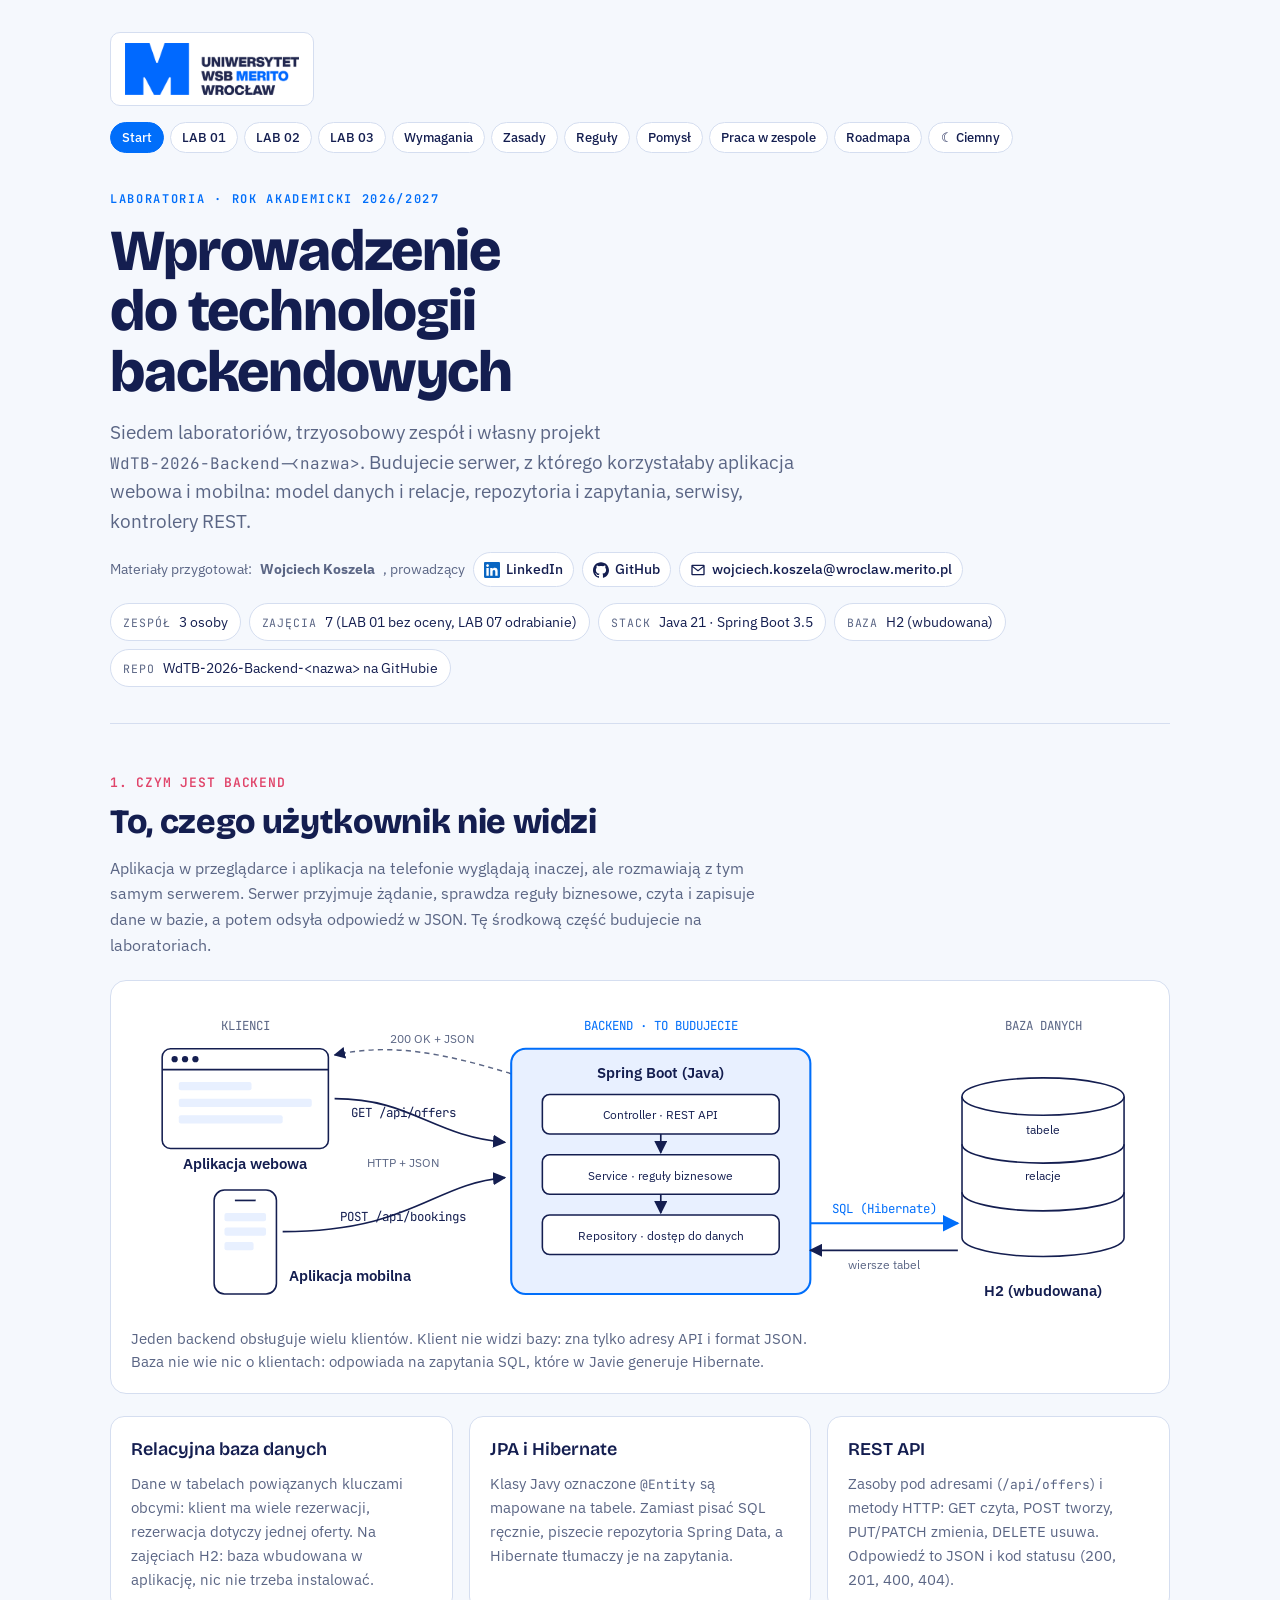
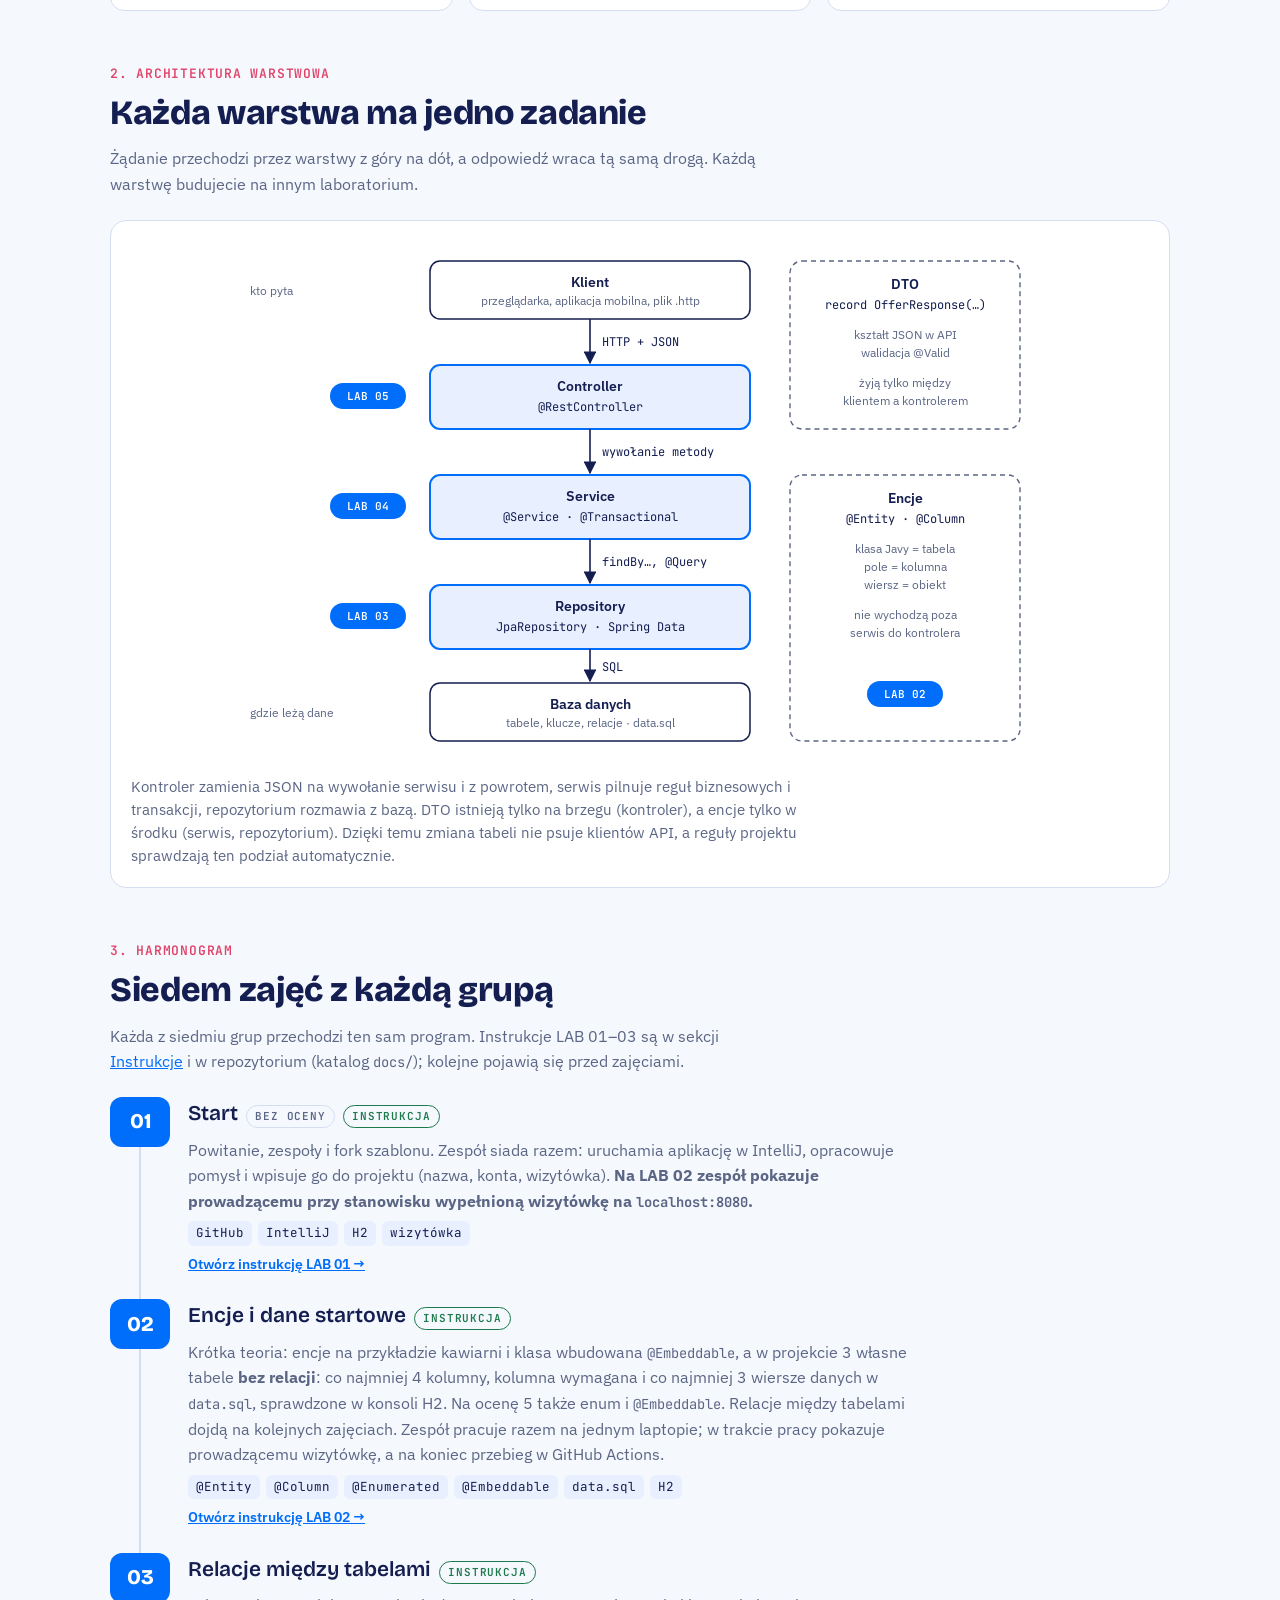
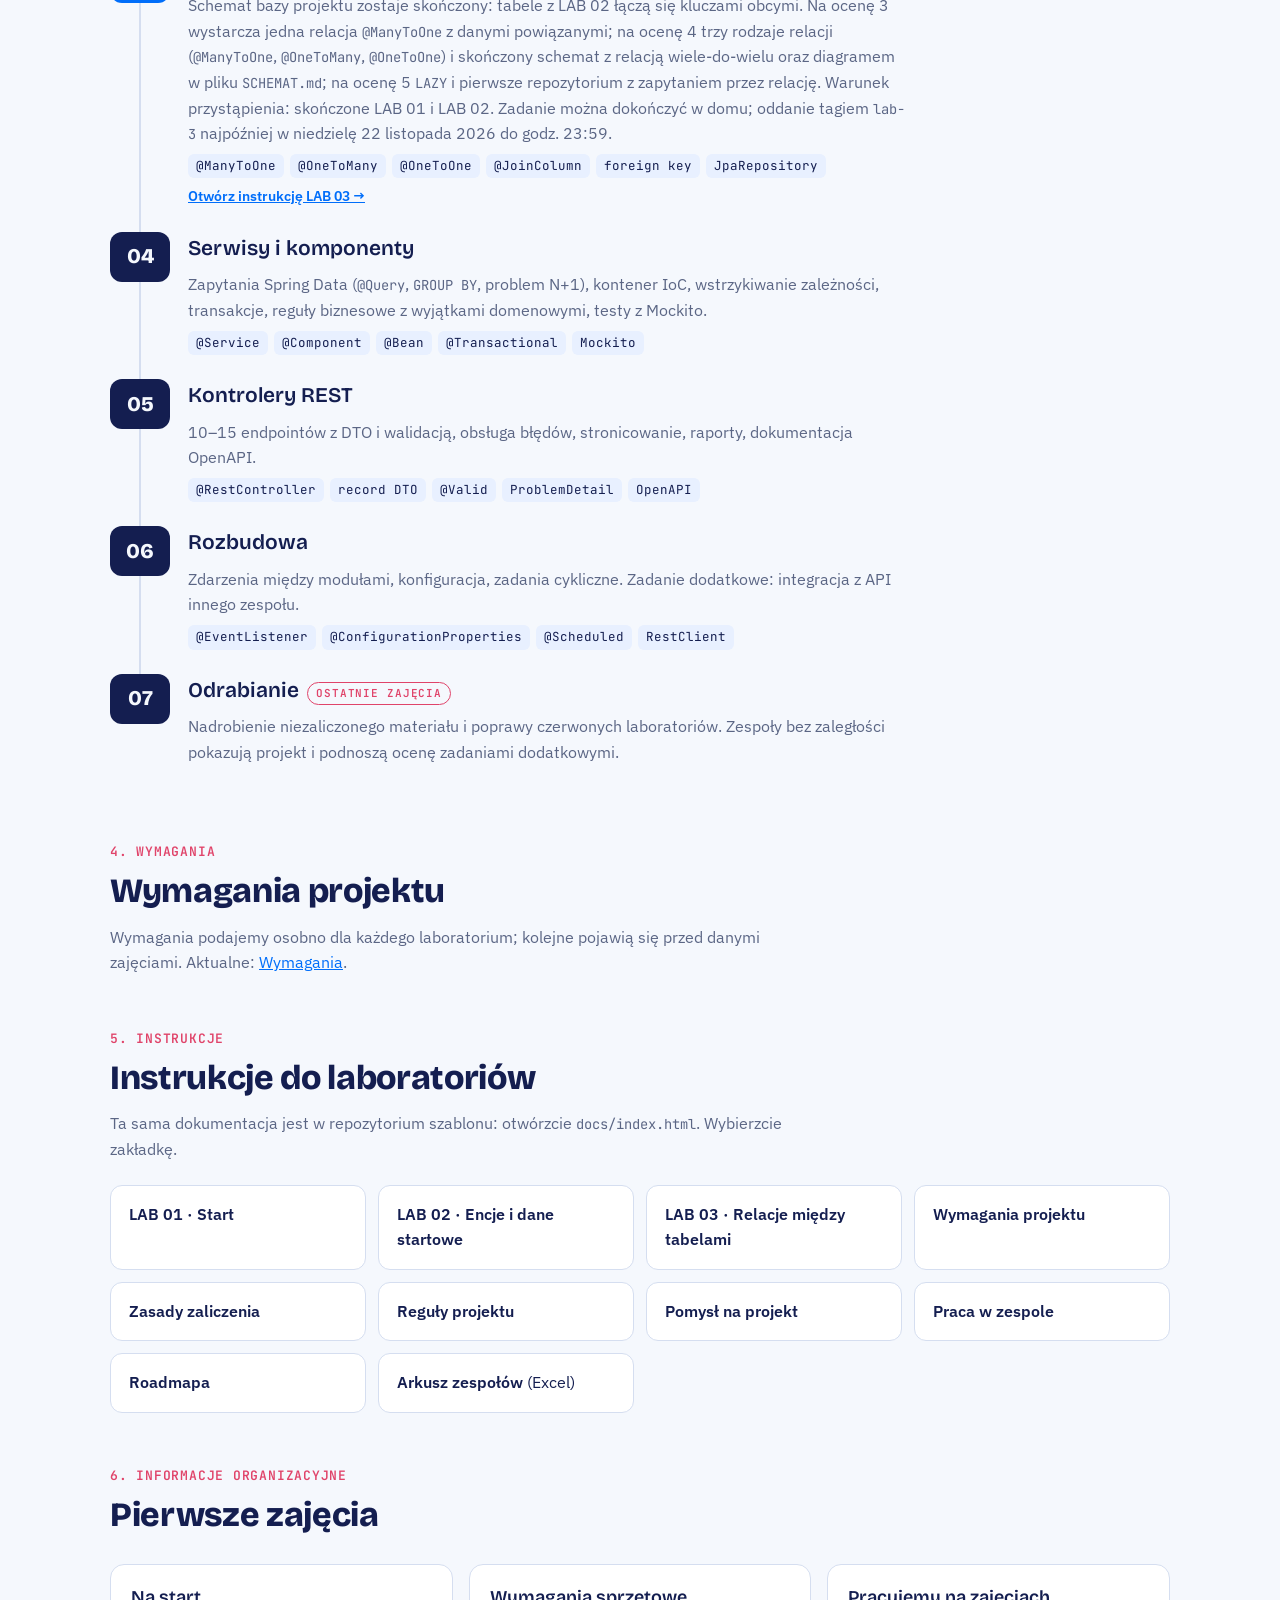
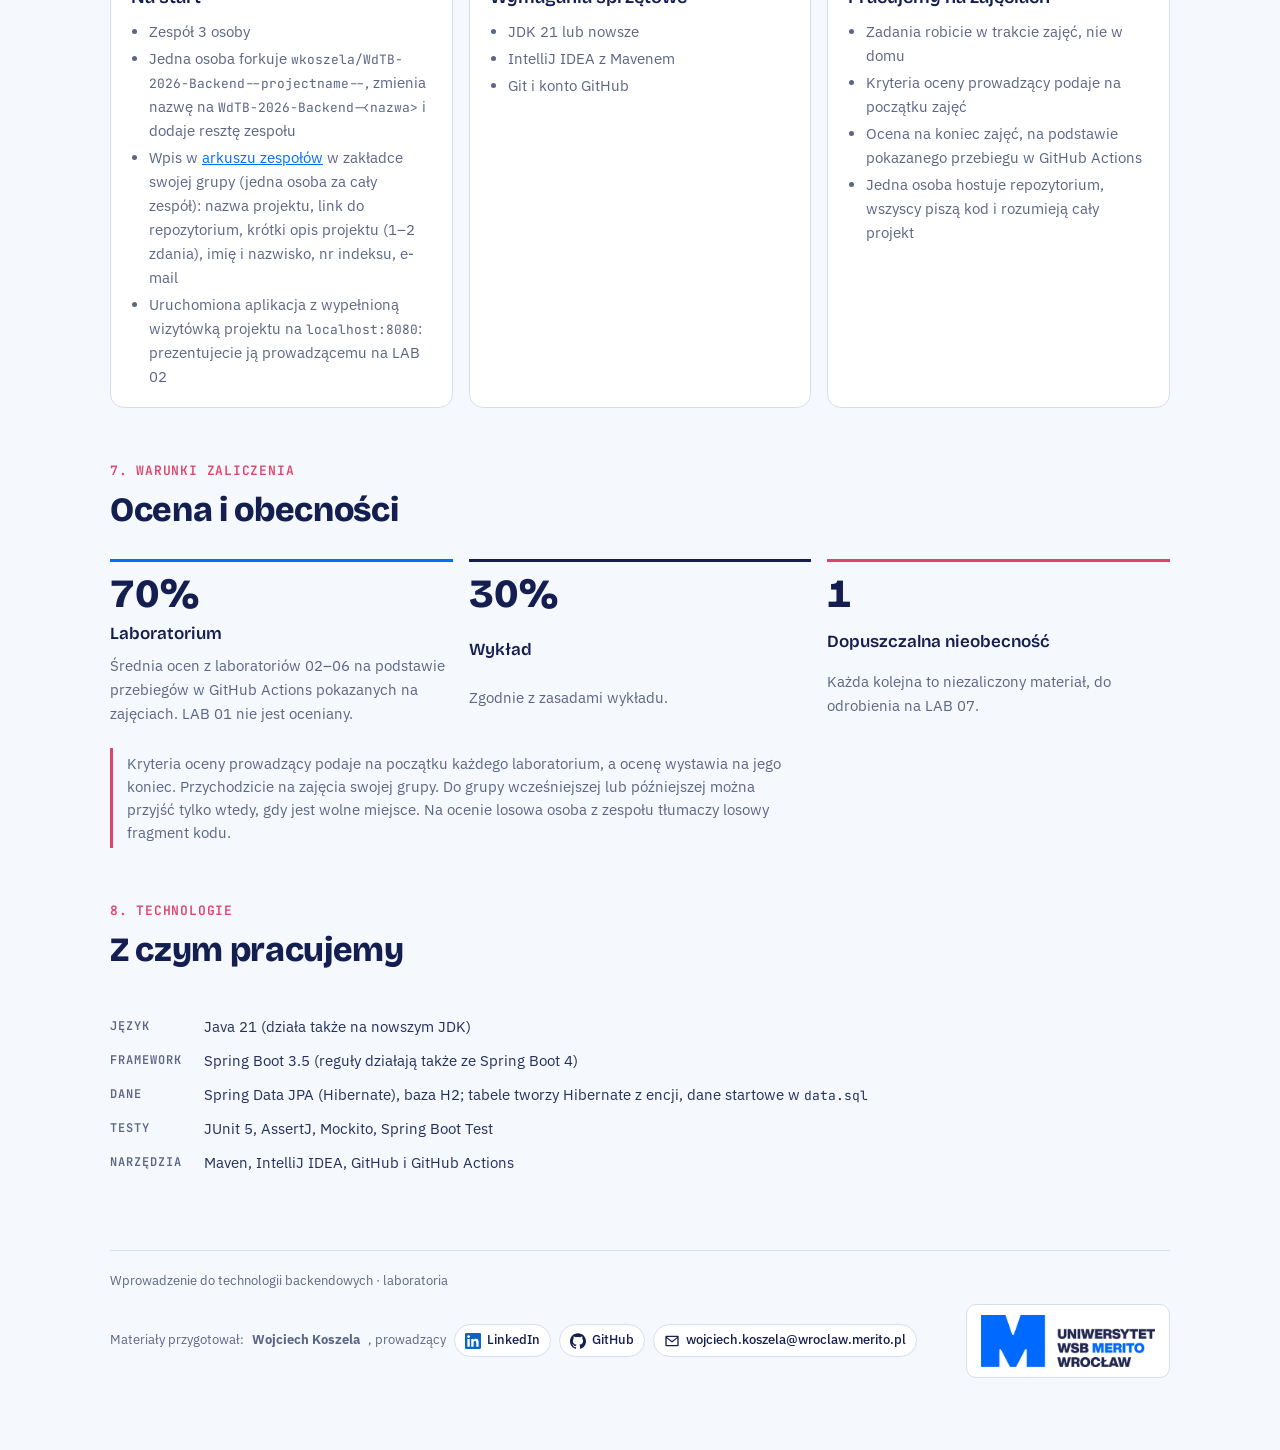
<file: docs/index.html>
<!doctype html>
<html lang="pl">
<head>
<meta charset="utf-8">
<meta name="viewport" content="width=device-width, initial-scale=1">
<title>Wprowadzenie do technologii backendowych</title>
<link rel="preconnect" href="https://fonts.googleapis.com">
<link rel="preconnect" href="https://fonts.gstatic.com" crossorigin>
<link rel="stylesheet" href="https://fonts.googleapis.com/css2?family=Bricolage+Grotesque:opsz,wght@12..96,600;12..96,800&family=IBM+Plex+Sans:wght@400;500;600&family=JetBrains+Mono:wght@400;600&display=swap">
<link rel="stylesheet" href="assets/style.css">
<script>try{var t=localStorage.getItem('wdtb-theme');if(t)document.documentElement.setAttribute('data-theme',t);}catch(e){}</script>
</head>
<body>
<div class="wrap">
  <div class="top">
    <span class="logo"><img src="assets/merito-logo.png" alt="Uniwersytet WSB Merito Wrocław"></span>
    <nav class="jump" aria-label="Dokumentacja"><a href="index.html" aria-current="page">Start</a><a href="lab01.html">LAB 01</a><a href="lab02.html">LAB 02</a><a href="lab03.html">LAB 03</a><a href="wymagania.html">Wymagania</a><a href="zasady.html">Zasady</a><a href="reguly.html">Reguły</a><a href="pomysl.html">Pomysł</a><a href="zespol.html">Praca w zespole</a><a href="roadmapa.html">Roadmapa</a><button class="theme-toggle" type="button" aria-label="Przełącz motyw jasny lub ciemny">Motyw</button></nav>
  </div>

  <header class="hero">
    <div class="eyebrow">Laboratoria · rok akademicki 2026/2027</div>
    <h1>Wprowadzenie do technologii backendowych</h1>
    <p class="lead">Siedem laboratoriów, trzyosobowy zespół i własny projekt <code>WdTB-2026-Backend-&lt;nazwa&gt;</code>. Budujecie serwer, z którego korzystałaby aplikacja webowa i mobilna: model danych i relacje, repozytoria i zapytania, serwisy, kontrolery REST.</p>
    <p class="hero-author"><span class="author">Materiały przygotował: <b>Wojciech Koszela</b>, prowadzący<a class="social li" href="https://www.linkedin.com/in/wkoszela/" target="_blank" rel="noopener" aria-label="Wojciech Koszela na LinkedIn"><svg viewBox="0 0 24 24" aria-hidden="true"><path d="M20.447 20.452h-3.554v-5.569c0-1.328-.027-3.037-1.852-3.037-1.853 0-2.136 1.445-2.136 2.939v5.667H9.351V9h3.414v1.561h.046c.477-.9 1.637-1.85 3.37-1.85 3.601 0 4.267 2.37 4.267 5.455v6.286zM5.337 7.433c-1.144 0-2.063-.926-2.063-2.065 0-1.138.92-2.063 2.063-2.063 1.14 0 2.064.925 2.064 2.063 0 1.139-.925 2.065-2.064 2.065zm1.782 13.019H3.555V9h3.564v11.452zM22.225 0H1.771C.792 0 0 .774 0 1.729v20.542C0 23.227.792 24 1.771 24h20.451C23.2 24 24 23.227 24 22.271V1.729C24 .774 23.2 0 22.222 0h.003z"/></svg>LinkedIn</a><a class="social gh" href="https://github.com/wkoszela" target="_blank" rel="noopener" aria-label="wkoszela na GitHub"><svg viewBox="0 0 24 24" aria-hidden="true"><path d="M12 .297c-6.63 0-12 5.373-12 12 0 5.303 3.438 9.8 8.205 11.385.6.113.82-.258.82-.577 0-.285-.01-1.04-.015-2.04-3.338.724-4.042-1.61-4.042-1.61C4.422 18.07 3.633 17.7 3.633 17.7c-1.087-.744.084-.729.084-.729 1.205.084 1.838 1.236 1.838 1.236 1.07 1.835 2.809 1.305 3.495.998.108-.776.417-1.305.76-1.605-2.665-.3-5.466-1.332-5.466-5.93 0-1.31.465-2.38 1.235-3.22-.135-.303-.54-1.523.105-3.176 0 0 1.005-.322 3.3 1.23.96-.267 1.98-.399 3-.405 1.02.006 2.04.138 3 .405 2.28-1.552 3.285-1.23 3.285-1.23.645 1.653.24 2.873.12 3.176.765.84 1.23 1.91 1.23 3.22 0 4.61-2.805 5.625-5.475 5.92.42.36.81 1.096.81 2.22 0 1.606-.015 2.896-.015 3.286 0 .315.21.69.825.57C20.565 22.092 24 17.592 24 12.297c0-6.627-5.373-12-12-12"/></svg>GitHub</a><a class="social mail" href="mailto:wojciech.koszela@wroclaw.merito.pl" aria-label="E-mail do prowadzącego"><svg viewBox="0 0 24 24" aria-hidden="true"><path d="M2 5.5A1.5 1.5 0 0 1 3.5 4h17A1.5 1.5 0 0 1 22 5.5v13a1.5 1.5 0 0 1-1.5 1.5h-17A1.5 1.5 0 0 1 2 18.5v-13zm2.2.5 7.8 6.1L19.8 6H4.2zM20 7.9l-7.4 5.8a1 1 0 0 1-1.2 0L4 7.9V18h16V7.9z"/></svg>wojciech.koszela@wroclaw.merito.pl</a></span></p>
    <div class="facts">
      <span class="fact"><b>Zespół</b> 3 osoby</span>
      <span class="fact"><b>Zajęcia</b> 7 (LAB 01 bez oceny, LAB 07 odrabianie)</span>
      <span class="fact"><b>Stack</b> Java 21 · Spring Boot 3.5</span>
      <span class="fact"><b>Baza</b> H2 (wbudowana)</span>
      <span class="fact"><b>Repo</b> WdTB-2026-Backend-&lt;nazwa&gt; na GitHubie</span>
    </div>
  </header>

  <section id="backend">
    <div class="sec-head">
      <span class="sec-num">1. CZYM JEST BACKEND</span>
      <h2>To, czego użytkownik nie widzi</h2>
      <p>Aplikacja w przeglądarce i aplikacja na telefonie wyglądają inaczej, ale rozmawiają z tym samym serwerem. Serwer przyjmuje żądanie, sprawdza reguły biznesowe, czyta i zapisuje dane w bazie, a potem odsyła odpowiedź w JSON. Tę środkową część budujecie na laboratoriach.</p>
    </div>
    <figure>
      <div class="fig-scroll">
        <svg class="flow" viewBox="0 0 980 300" role="img" aria-label="Aplikacja webowa i mobilna wysyłają żądania HTTP z JSON do backendu Spring Boot, który odczytuje i zapisuje dane w bazie przez SQL, a potem odsyła odpowiedź JSON.">
          <defs>
            <marker id="arr" viewBox="0 0 10 10" refX="9" refY="5" markerWidth="8" markerHeight="8" orient="auto-start-reverse"><path d="M0,0 L10,5 L0,10 z" fill="currentColor"/></marker>
            <marker id="arrB" viewBox="0 0 10 10" refX="9" refY="5" markerWidth="8" markerHeight="8" orient="auto-start-reverse"><path class="head-blue" d="M0,0 L10,5 L0,10 z"/></marker>
          </defs>

          <text x="110" y="28" text-anchor="middle" class="mono small muted">KLIENCI</text>
          <rect x="30" y="46" width="160" height="96" rx="8" class="box"/>
          <line x1="30" y1="66" x2="190" y2="66" class="line"/>
          <circle cx="42" cy="56" r="3" fill="currentColor"/><circle cx="52" cy="56" r="3" fill="currentColor"/><circle cx="62" cy="56" r="3" fill="currentColor"/>
          <rect x="46" y="78" width="70" height="8" rx="2" class="soft"/>
          <rect x="46" y="94" width="128" height="8" rx="2" class="soft"/>
          <rect x="46" y="110" width="100" height="8" rx="2" class="soft"/>
          <text x="110" y="162" text-anchor="middle" class="label">Aplikacja webowa</text>
          <rect x="80" y="182" width="60" height="100" rx="10" class="box"/>
          <line x1="100" y1="192" x2="120" y2="192" class="line"/>
          <rect x="90" y="204" width="40" height="8" rx="2" class="soft"/>
          <rect x="90" y="218" width="40" height="8" rx="2" class="soft"/>
          <rect x="90" y="232" width="28" height="8" rx="2" class="soft"/>
          <text x="152" y="270" class="label">Aplikacja mobilna</text>

          <path d="M196 94 C 270 94, 290 130, 360 136" class="line" marker-end="url(#arr)"/>
          <path d="M146 222 C 270 222, 290 176, 360 170" class="line" marker-end="url(#arr)"/>
          <text x="262" y="112" text-anchor="middle" class="mono small">GET /api/offers</text>
          <text x="262" y="212" text-anchor="middle" class="mono small">POST /api/bookings</text>
          <text x="262" y="160" text-anchor="middle" class="small muted">HTTP + JSON</text>

          <path d="M366 70 C 300 50, 250 40, 196 52" class="dash" marker-end="url(#arr)"/>
          <text x="290" y="40" text-anchor="middle" class="small muted">200 OK + JSON</text>

          <text x="510" y="28" text-anchor="middle" class="mono small accent">BACKEND · TO BUDUJECIE</text>
          <rect x="366" y="46" width="288" height="236" rx="14" class="box-accent"/>
          <text x="510" y="74" text-anchor="middle" class="label">Spring Boot (Java)</text>
          <rect x="396" y="90" width="228" height="38" rx="7" class="box"/>
          <text x="510" y="114" text-anchor="middle" class="small">Controller · REST API</text>
          <rect x="396" y="148" width="228" height="38" rx="7" class="box"/>
          <text x="510" y="172" text-anchor="middle" class="small">Service · reguły biznesowe</text>
          <rect x="396" y="206" width="228" height="38" rx="7" class="box"/>
          <text x="510" y="230" text-anchor="middle" class="small">Repository · dostęp do danych</text>
          <line x1="510" y1="128" x2="510" y2="146" class="line" marker-end="url(#arr)"/>
          <line x1="510" y1="186" x2="510" y2="204" class="line" marker-end="url(#arr)"/>

          <line x1="654" y1="214" x2="796" y2="214" class="line-accent" marker-end="url(#arrB)"/>
          <line x1="796" y1="240" x2="654" y2="240" class="line" marker-end="url(#arr)"/>
          <text x="725" y="204" text-anchor="middle" class="mono small accent">SQL (Hibernate)</text>
          <text x="725" y="258" text-anchor="middle" class="small muted">wiersze tabel</text>

          <text x="878" y="28" text-anchor="middle" class="mono small muted">BAZA DANYCH</text>
          <path d="M800 92 v136 a78 18 0 0 0 156 0 v-136" class="box"/>
          <ellipse cx="878" cy="92" rx="78" ry="18" class="box"/>
          <path d="M800 138 a78 18 0 0 0 156 0" class="line"/>
          <path d="M800 184 a78 18 0 0 0 156 0" class="line"/>
          <text x="878" y="128" text-anchor="middle" class="small">tabele</text>
          <text x="878" y="172" text-anchor="middle" class="small">relacje</text>
          <text x="878" y="284" text-anchor="middle" class="label">H2 (wbudowana)</text>
        </svg>
      </div>
      <figcaption>Jeden backend obsługuje wielu klientów. Klient nie widzi bazy: zna tylko adresy API i format JSON. Baza nie wie nic o klientach: odpowiada na zapytania SQL, które w Javie generuje Hibernate.</figcaption>
    </figure>
    <div class="two">
      <div class="card">
        <h3>Relacyjna baza danych</h3>
        <p>Dane w tabelach powiązanych kluczami obcymi: klient ma wiele rezerwacji, rezerwacja dotyczy jednej oferty. Na zajęciach H2: baza wbudowana w aplikację, nic nie trzeba instalować.</p>
      </div>
      <div class="card">
        <h3>JPA i Hibernate</h3>
        <p>Klasy Javy oznaczone <code>@Entity</code> są mapowane na tabele. Zamiast pisać SQL ręcznie, piszecie repozytoria Spring Data, a Hibernate tłumaczy je na zapytania.</p>
      </div>
      <div class="card">
        <h3>REST API</h3>
        <p>Zasoby pod adresami (<code>/api/offers</code>) i metody HTTP: GET czyta, POST tworzy, PUT/PATCH zmienia, DELETE usuwa. Odpowiedź to JSON i kod statusu (200, 201, 400, 404).</p>
      </div>
    </div>
  </section>

  <section id="warstwy">
    <div class="sec-head">
      <span class="sec-num">2. ARCHITEKTURA WARSTWOWA</span>
      <h2>Każda warstwa ma jedno zadanie</h2>
      <p>Żądanie przechodzi przez warstwy z góry na dół, a odpowiedź wraca tą samą drogą. Każdą warstwę budujecie na innym laboratorium.</p>
    </div>
    <figure>
      <div class="fig-scroll">
        <svg class="layers" viewBox="0 0 820 520" role="img" aria-label="Warstwy backendu od góry: klient, Controller (LAB 05), Service (LAB 04), Repository (LAB 03), baza danych z encjami (LAB 02). DTO istnieją tylko między klientem a kontrolerem, encje tylko między serwisem a bazą.">
          <defs>
            <marker id="ar2" viewBox="0 0 10 10" refX="9" refY="5" markerWidth="8" markerHeight="8" orient="auto-start-reverse"><path d="M0,0 L10,5 L0,10 z" fill="currentColor"/></marker>
          </defs>
          <rect x="200" y="20" width="320" height="58" rx="10" class="box"/>
          <text x="360" y="46" text-anchor="middle" class="label">Klient</text>
          <text x="360" y="64" text-anchor="middle" class="small muted">przeglądarka, aplikacja mobilna, plik .http</text>

          <line x1="360" y1="78" x2="360" y2="122" class="line" marker-end="url(#ar2)"/>
          <text x="372" y="105" class="mono small">HTTP + JSON</text>

          <rect x="200" y="124" width="320" height="64" rx="10" class="box-accent"/>
          <text x="360" y="150" text-anchor="middle" class="label">Controller</text>
          <text x="360" y="170" text-anchor="middle" class="mono small">@RestController</text>
          <rect x="100" y="142" width="76" height="26" rx="13" class="pill"/>
          <text x="138" y="159" text-anchor="middle" class="pill-text">LAB 05</text>

          <line x1="360" y1="188" x2="360" y2="232" class="line" marker-end="url(#ar2)"/>
          <text x="372" y="215" class="mono small">wywołanie metody</text>

          <rect x="200" y="234" width="320" height="64" rx="10" class="box-accent"/>
          <text x="360" y="260" text-anchor="middle" class="label">Service</text>
          <text x="360" y="280" text-anchor="middle" class="mono small">@Service · @Transactional</text>
          <rect x="100" y="252" width="76" height="26" rx="13" class="pill"/>
          <text x="138" y="269" text-anchor="middle" class="pill-text">LAB 04</text>

          <line x1="360" y1="298" x2="360" y2="342" class="line" marker-end="url(#ar2)"/>
          <text x="372" y="325" class="mono small">findBy…, @Query</text>

          <rect x="200" y="344" width="320" height="64" rx="10" class="box-accent"/>
          <text x="360" y="370" text-anchor="middle" class="label">Repository</text>
          <text x="360" y="390" text-anchor="middle" class="mono small">JpaRepository · Spring Data</text>
          <rect x="100" y="362" width="76" height="26" rx="13" class="pill"/>
          <text x="138" y="379" text-anchor="middle" class="pill-text">LAB 03</text>

          <line x1="360" y1="408" x2="360" y2="440" class="line" marker-end="url(#ar2)"/>
          <text x="372" y="430" class="mono small">SQL</text>

          <rect x="200" y="442" width="320" height="58" rx="10" class="box"/>
          <text x="360" y="468" text-anchor="middle" class="label">Baza danych</text>
          <text x="360" y="486" text-anchor="middle" class="small muted">tabele, klucze, relacje · data.sql</text>

          <rect x="560" y="20" width="230" height="168" rx="12" class="dash"/>
          <text x="675" y="48" text-anchor="middle" class="label">DTO</text>
          <text x="675" y="68" text-anchor="middle" class="mono small">record OfferResponse(…)</text>
          <text x="675" y="98" text-anchor="middle" class="small muted">kształt JSON w API</text>
          <text x="675" y="116" text-anchor="middle" class="small muted">walidacja @Valid</text>
          <text x="675" y="146" text-anchor="middle" class="small muted">żyją tylko między</text>
          <text x="675" y="164" text-anchor="middle" class="small muted">klientem a kontrolerem</text>

          <rect x="560" y="234" width="230" height="266" rx="12" class="dash"/>
          <text x="675" y="262" text-anchor="middle" class="label">Encje</text>
          <text x="675" y="282" text-anchor="middle" class="mono small">@Entity · @Column</text>
          <text x="675" y="312" text-anchor="middle" class="small muted">klasa Javy = tabela</text>
          <text x="675" y="330" text-anchor="middle" class="small muted">pole = kolumna</text>
          <text x="675" y="348" text-anchor="middle" class="small muted">wiersz = obiekt</text>
          <text x="675" y="378" text-anchor="middle" class="small muted">nie wychodzą poza</text>
          <text x="675" y="396" text-anchor="middle" class="small muted">serwis do kontrolera</text>
          <rect x="637" y="440" width="76" height="26" rx="13" class="pill"/>
          <text x="675" y="457" text-anchor="middle" class="pill-text">LAB 02</text>

          <text x="20" y="54" class="small muted">kto pyta</text>
          <text x="20" y="476" class="small muted">gdzie leżą dane</text>
        </svg>
      </div>
      <figcaption>Kontroler zamienia JSON na wywołanie serwisu i z powrotem, serwis pilnuje reguł biznesowych i transakcji, repozytorium rozmawia z bazą. DTO istnieją tylko na brzegu (kontroler), a encje tylko w środku (serwis, repozytorium). Dzięki temu zmiana tabeli nie psuje klientów API, a reguły projektu sprawdzają ten podział automatycznie.</figcaption>
    </figure>
  </section>

  <section id="roadmapa">
    <div class="sec-head">
      <span class="sec-num">3. HARMONOGRAM</span>
      <h2>Siedem zajęć z każdą grupą</h2>
      <p>Każda z siedmiu grup przechodzi ten sam program. Instrukcje LAB 01–03 są w sekcji <a href="#instrukcje">Instrukcje</a> i w repozytorium (katalog <code>docs/</code>); kolejne pojawią się przed zajęciami.</p>
    </div>
    <div class="road">
      <article class="stop ready">
        <div class="badge">01</div>
        <div class="stop-body">
          <div class="stop-title"><h3>Start</h3><span class="tagp">bez oceny</span><span class="tagp ready">instrukcja</span></div>
          <p>Powitanie, zespoły i fork szablonu. Zespół siada razem: uruchamia aplikację w IntelliJ, opracowuje pomysł i wpisuje go do projektu (nazwa, konta, wizytówka). <strong>Na LAB 02 zespół pokazuje prowadzącemu przy stanowisku wypełnioną wizytówkę na <code>localhost:8080</code>.</strong></p>
          <div class="tags"><span class="tag">GitHub</span><span class="tag">IntelliJ</span><span class="tag">H2</span><span class="tag">wizytówka</span></div>
          <a class="go" href="lab01.html">Otwórz instrukcję LAB 01 →</a>
        </div>
      </article>
      <article class="stop ready">
        <div class="badge">02</div>
        <div class="stop-body">
          <div class="stop-title"><h3>Encje i dane startowe</h3><span class="tagp ready">instrukcja</span></div>
          <p>Krótka teoria: encje na przykładzie kawiarni i klasa wbudowana <code>@Embeddable</code>, a w projekcie 3 własne tabele <strong>bez relacji</strong>: co najmniej 4 kolumny, kolumna wymagana i co najmniej 3 wiersze danych w <code>data.sql</code>, sprawdzone w konsoli H2. Na ocenę 5 także enum i <code>@Embeddable</code>. Relacje między tabelami dojdą na kolejnych zajęciach. Zespół pracuje razem na jednym laptopie; w trakcie pracy pokazuje prowadzącemu wizytówkę, a na koniec przebieg w GitHub Actions.</p>
          <div class="tags"><span class="tag">@Entity</span><span class="tag">@Column</span><span class="tag">@Enumerated</span><span class="tag">@Embeddable</span><span class="tag">data.sql</span><span class="tag">H2</span></div>
          <a class="go" href="lab02.html">Otwórz instrukcję LAB 02 →</a>
        </div>
      </article>
      <article class="stop ready">
        <div class="badge">03</div>
        <div class="stop-body">
          <div class="stop-title"><h3>Relacje między tabelami</h3><span class="tagp ready">instrukcja</span></div>
          <p>Schemat bazy projektu zostaje skończony: tabele z LAB 02 łączą się kluczami obcymi. Na ocenę 3 wystarcza jedna relacja <code>@ManyToOne</code> z danymi powiązanymi; na ocenę 4 trzy rodzaje relacji (<code>@ManyToOne</code>, <code>@OneToMany</code>, <code>@OneToOne</code>) i skończony schemat z relacją wiele-do-wielu oraz diagramem w pliku <code>SCHEMAT.md</code>; na ocenę 5 <code>LAZY</code> i pierwsze repozytorium z zapytaniem przez relację. Warunek przystąpienia: skończone LAB 01 i LAB 02. Zadanie można dokończyć w domu; oddanie tagiem <code>lab-3</code> najpóźniej w niedzielę 22 listopada 2026 do godz. 23:59.</p>
          <div class="tags"><span class="tag">@ManyToOne</span><span class="tag">@OneToMany</span><span class="tag">@OneToOne</span><span class="tag">@JoinColumn</span><span class="tag">foreign key</span><span class="tag">JpaRepository</span></div>
          <a class="go" href="lab03.html">Otwórz instrukcję LAB 03 →</a>
        </div>
      </article>
      <article class="stop">
        <div class="badge">04</div>
        <div class="stop-body">
          <div class="stop-title"><h3>Serwisy i komponenty</h3></div>
          <p>Zapytania Spring Data (<code>@Query</code>, <code>GROUP BY</code>, problem N+1), kontener IoC, wstrzykiwanie zależności, transakcje, reguły biznesowe z wyjątkami domenowymi, testy z Mockito.</p>
          <div class="tags"><span class="tag">@Service</span><span class="tag">@Component</span><span class="tag">@Bean</span><span class="tag">@Transactional</span><span class="tag">Mockito</span></div>
        </div>
      </article>
      <article class="stop">
        <div class="badge">05</div>
        <div class="stop-body">
          <div class="stop-title"><h3>Kontrolery REST</h3></div>
          <p>10–15 endpointów z DTO i walidacją, obsługa błędów, stronicowanie, raporty, dokumentacja OpenAPI.</p>
          <div class="tags"><span class="tag">@RestController</span><span class="tag">record DTO</span><span class="tag">@Valid</span><span class="tag">ProblemDetail</span><span class="tag">OpenAPI</span></div>
        </div>
      </article>
      <article class="stop">
        <div class="badge">06</div>
        <div class="stop-body">
          <div class="stop-title"><h3>Rozbudowa</h3></div>
          <p>Zdarzenia między modułami, konfiguracja, zadania cykliczne. Zadanie dodatkowe: integracja z API innego zespołu.</p>
          <div class="tags"><span class="tag">@EventListener</span><span class="tag">@ConfigurationProperties</span><span class="tag">@Scheduled</span><span class="tag">RestClient</span></div>
        </div>
      </article>
      <article class="stop">
        <div class="badge">07</div>
        <div class="stop-body">
          <div class="stop-title"><h3>Odrabianie</h3><span class="tagp event">ostatnie zajęcia</span></div>
          <p>Nadrobienie niezaliczonego materiału i poprawy czerwonych laboratoriów. Zespoły bez zaległości pokazują projekt i podnoszą ocenę zadaniami dodatkowymi.</p>
        </div>
      </article>
    </div>
  </section>

  <section id="wymagania">
    <div class="sec-head">
      <span class="sec-num">4. WYMAGANIA</span>
      <h2>Wymagania projektu</h2>
      <p>Wymagania podajemy osobno dla każdego laboratorium; kolejne pojawią się przed danymi zajęciami.
         Aktualne: <a href="wymagania.html">Wymagania</a>.</p>
    </div>
  </section>

  <section id="instrukcje">
    <div class="sec-head">
      <span class="sec-num">5. INSTRUKCJE</span>
      <h2>Instrukcje do laboratoriów</h2>
      <p>Ta sama dokumentacja jest w repozytorium szablonu: otwórzcie <code>docs/index.html</code>. Wybierzcie zakładkę.</p>
    </div>
    <div class="doc-links"><a class="doc-link" href="lab01.html"><b>LAB 01 · Start</b></a><a class="doc-link" href="lab02.html"><b>LAB 02 · Encje i dane startowe</b></a><a class="doc-link" href="lab03.html"><b>LAB 03 · Relacje między tabelami</b></a><a class="doc-link" href="wymagania.html"><b>Wymagania projektu</b></a><a class="doc-link" href="zasady.html"><b>Zasady zaliczenia</b></a><a class="doc-link" href="reguly.html"><b>Reguły projektu</b></a><a class="doc-link" href="pomysl.html"><b>Pomysł na projekt</b></a><a class="doc-link" href="zespol.html"><b>Praca w zespole</b></a><a class="doc-link" href="roadmapa.html"><b>Roadmapa</b></a><a class="doc-link" href="https://m365ht-my.sharepoint.com/:x:/g/personal/wojciech_koszela_wroclaw_merito_pl/IQCEEPWN_2owS6zMeDfSfeG-AXpOGAC7AgOlj9SAudd8Y0w?e=S2s4H9" target="_blank" rel="noopener"><b>Arkusz zespołów</b> (Excel)</a></div>
  </section>

  <section id="organizacja">
    <div class="sec-head">
      <span class="sec-num">6. INFORMACJE ORGANIZACYJNE</span>
      <h2>Pierwsze zajęcia</h2>
    </div>
    <div class="two">
      <div class="card">
        <h3>Na start</h3>
        <ul>
          <li>Zespół 3 osoby</li>
          <li>Jedna osoba forkuje <code>wkoszela/WdTB-2026-Backend--projectname--</code>, zmienia nazwę na <code>WdTB-2026-Backend-&lt;nazwa&gt;</code> i dodaje resztę zespołu</li>
          <li>Wpis w <a href="https://m365ht-my.sharepoint.com/:x:/g/personal/wojciech_koszela_wroclaw_merito_pl/IQCEEPWN_2owS6zMeDfSfeG-AXpOGAC7AgOlj9SAudd8Y0w?e=S2s4H9" target="_blank" rel="noopener">arkuszu zespołów</a> w zakładce swojej grupy (jedna osoba za cały zespół): nazwa projektu, link do repozytorium, krótki opis projektu (1–2 zdania), imię i nazwisko, nr indeksu, e-mail</li>
          <li>Uruchomiona aplikacja z wypełnioną wizytówką projektu na <code>localhost:8080</code>: prezentujecie ją prowadzącemu na LAB 02</li>
        </ul>
      </div>
      <div class="card">
        <h3>Wymagania sprzętowe</h3>
        <ul>
          <li>JDK 21 lub nowsze</li>
          <li>IntelliJ IDEA z Mavenem</li>
          <li>Git i konto GitHub</li>
        </ul>
      </div>
      <div class="card">
        <h3>Pracujemy na zajęciach</h3>
        <ul>
          <li>Zadania robicie w trakcie zajęć, nie w domu</li>
          <li>Kryteria oceny prowadzący podaje na początku zajęć</li>
          <li>Ocena na koniec zajęć, na podstawie pokazanego przebiegu w GitHub Actions</li>
          <li>Jedna osoba hostuje repozytorium, wszyscy piszą kod i rozumieją cały projekt</li>
        </ul>
      </div>
    </div>
  </section>

  <section id="zaliczenie">
    <div class="sec-head">
      <span class="sec-num">7. WARUNKI ZALICZENIA</span>
      <h2>Ocena i obecności</h2>
    </div>
    <div class="grades">
      <div class="grade"><span class="pct">70%</span><h3>Laboratorium</h3><p>Średnia ocen z laboratoriów 02–06 na podstawie przebiegów w GitHub Actions pokazanych na zajęciach. LAB 01 nie jest oceniany.</p></div>
      <div class="grade"><span class="pct">30%</span><h3>Wykład</h3><p>Zgodnie z zasadami wykładu.</p></div>
      <div class="grade"><span class="pct">1</span><h3>Dopuszczalna nieobecność</h3><p>Każda kolejna to niezaliczony materiał, do odrobienia na LAB 07.</p></div>
    </div>
    <p class="note">Kryteria oceny prowadzący podaje na początku każdego laboratorium, a ocenę wystawia na jego koniec. Przychodzicie na zajęcia swojej grupy. Do grupy wcześniejszej lub późniejszej można przyjść tylko wtedy, gdy jest wolne miejsce. Na ocenie losowa osoba z zespołu tłumaczy losowy fragment kodu.</p>
  </section>

  <section id="technologie">
    <div class="sec-head">
      <span class="sec-num">8. TECHNOLOGIE</span>
      <h2>Z czym pracujemy</h2>
    </div>
    <dl class="tech">
      <dt>Język</dt><dd>Java 21 (działa także na nowszym JDK)</dd>
      <dt>Framework</dt><dd>Spring Boot 3.5 (reguły działają także ze Spring Boot 4)</dd>
      <dt>Dane</dt><dd>Spring Data JPA (Hibernate), baza H2; tabele tworzy Hibernate z encji, dane startowe w <code>data.sql</code></dd>
      <dt>Testy</dt><dd>JUnit 5, AssertJ, Mockito, Spring Boot Test</dd>
      <dt>Narzędzia</dt><dd>Maven, IntelliJ IDEA, GitHub i GitHub Actions</dd>
    </dl>
  </section>

  <footer>
    <span>Wprowadzenie do technologii backendowych · laboratoria</span>
    <span class="author">Materiały przygotował: <b>Wojciech Koszela</b>, prowadzący<a class="social li" href="https://www.linkedin.com/in/wkoszela/" target="_blank" rel="noopener" aria-label="Wojciech Koszela na LinkedIn"><svg viewBox="0 0 24 24" aria-hidden="true"><path d="M20.447 20.452h-3.554v-5.569c0-1.328-.027-3.037-1.852-3.037-1.853 0-2.136 1.445-2.136 2.939v5.667H9.351V9h3.414v1.561h.046c.477-.9 1.637-1.85 3.37-1.85 3.601 0 4.267 2.37 4.267 5.455v6.286zM5.337 7.433c-1.144 0-2.063-.926-2.063-2.065 0-1.138.92-2.063 2.063-2.063 1.14 0 2.064.925 2.064 2.063 0 1.139-.925 2.065-2.064 2.065zm1.782 13.019H3.555V9h3.564v11.452zM22.225 0H1.771C.792 0 0 .774 0 1.729v20.542C0 23.227.792 24 1.771 24h20.451C23.2 24 24 23.227 24 22.271V1.729C24 .774 23.2 0 22.222 0h.003z"/></svg>LinkedIn</a><a class="social gh" href="https://github.com/wkoszela" target="_blank" rel="noopener" aria-label="wkoszela na GitHub"><svg viewBox="0 0 24 24" aria-hidden="true"><path d="M12 .297c-6.63 0-12 5.373-12 12 0 5.303 3.438 9.8 8.205 11.385.6.113.82-.258.82-.577 0-.285-.01-1.04-.015-2.04-3.338.724-4.042-1.61-4.042-1.61C4.422 18.07 3.633 17.7 3.633 17.7c-1.087-.744.084-.729.084-.729 1.205.084 1.838 1.236 1.838 1.236 1.07 1.835 2.809 1.305 3.495.998.108-.776.417-1.305.76-1.605-2.665-.3-5.466-1.332-5.466-5.93 0-1.31.465-2.38 1.235-3.22-.135-.303-.54-1.523.105-3.176 0 0 1.005-.322 3.3 1.23.96-.267 1.98-.399 3-.405 1.02.006 2.04.138 3 .405 2.28-1.552 3.285-1.23 3.285-1.23.645 1.653.24 2.873.12 3.176.765.84 1.23 1.91 1.23 3.22 0 4.61-2.805 5.625-5.475 5.92.42.36.81 1.096.81 2.22 0 1.606-.015 2.896-.015 3.286 0 .315.21.69.825.57C20.565 22.092 24 17.592 24 12.297c0-6.627-5.373-12-12-12"/></svg>GitHub</a><a class="social mail" href="mailto:wojciech.koszela@wroclaw.merito.pl" aria-label="E-mail do prowadzącego"><svg viewBox="0 0 24 24" aria-hidden="true"><path d="M2 5.5A1.5 1.5 0 0 1 3.5 4h17A1.5 1.5 0 0 1 22 5.5v13a1.5 1.5 0 0 1-1.5 1.5h-17A1.5 1.5 0 0 1 2 18.5v-13zm2.2.5 7.8 6.1L19.8 6H4.2zM20 7.9l-7.4 5.8a1 1 0 0 1-1.2 0L4 7.9V18h16V7.9z"/></svg>wojciech.koszela@wroclaw.merito.pl</a></span>
    <span class="logo"><img src="assets/merito-logo.png" alt="Uniwersytet WSB Merito Wrocław"></span>
  </footer>
</div>
<script>
(function () {
  var root = document.documentElement, btn = document.querySelector('.theme-toggle');
  if (!btn) return;
  function current() {
    return root.getAttribute('data-theme') ||
      (window.matchMedia && matchMedia('(prefers-color-scheme: dark)').matches ? 'dark' : 'light');
  }
  function label() { btn.textContent = current() === 'dark' ? '☀ Jasny' : '☾ Ciemny'; }
  btn.addEventListener('click', function () {
    var next = current() === 'dark' ? 'light' : 'dark';
    root.setAttribute('data-theme', next);
    try { localStorage.setItem('wdtb-theme', next); } catch (e) {}
    label();
  });
  label();
})();
</script>
</body>
</html>
</file>
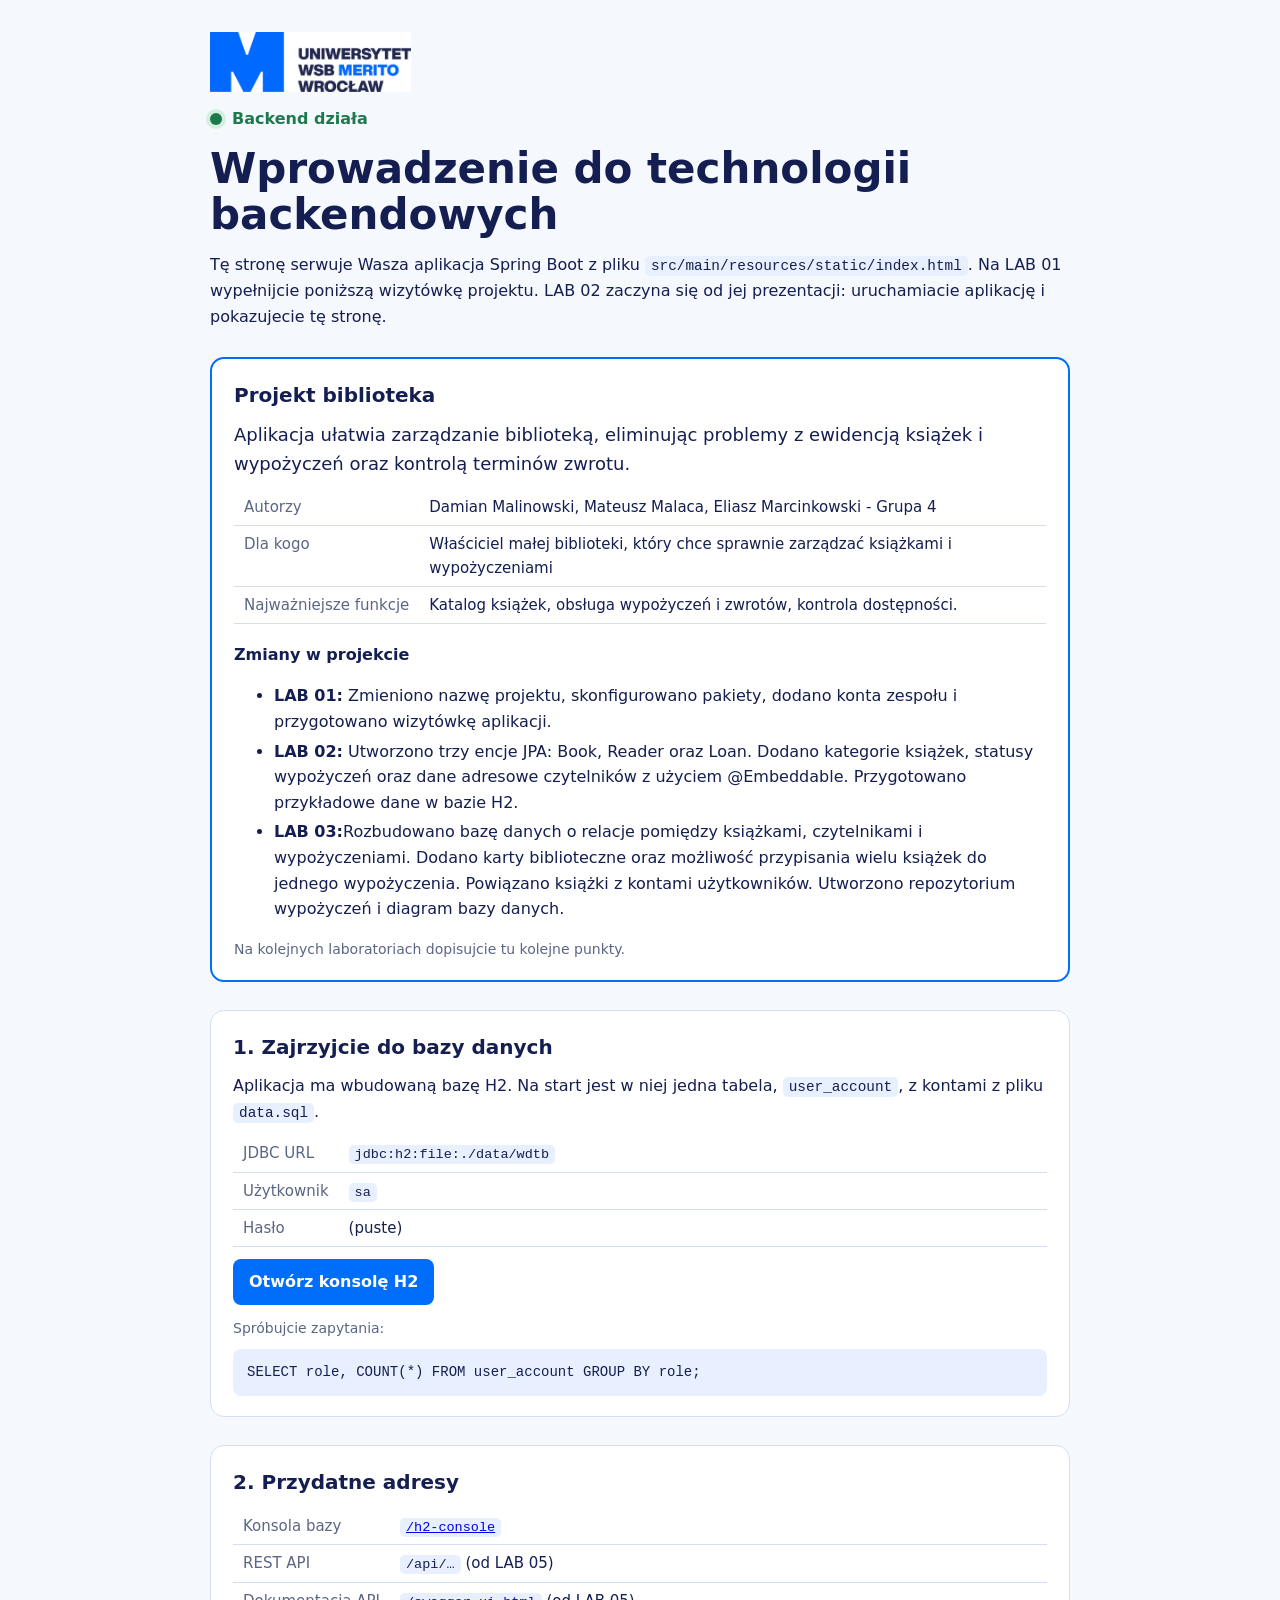
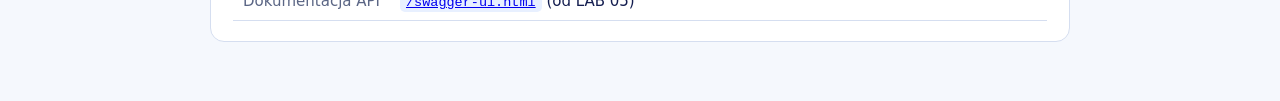
<file: src/main/resources/static/index.html>
<!doctype html>
<html lang="pl">
<head>
<meta charset="utf-8">
<meta name="viewport" content="width=device-width, initial-scale=1">
<title>Backend działa · WdTB-2026-Backend</title>
<style>
  :root { --ink: #141e50; --blue: #006efa; --muted: #5b6685; --line: #d5def0; --bg: #f5f8fd; --tint: #e8f0ff; --ok: #1d7a4c; }
  * { box-sizing: border-box; }
  body { margin: 0; background: var(--bg); color: var(--ink); font: 16px/1.6 "Segoe UI", system-ui, -apple-system, sans-serif; padding: 32px 20px 64px; }
  main { max-width: 860px; margin: 0 auto; display: grid; gap: 28px; }
  header { display: grid; gap: 14px; }
  .logo { height: 60px; width: auto; }
  h1 { margin: 0; font-size: clamp(28px, 5vw, 42px); line-height: 1.1; }
  h2 { margin: 0 0 10px; font-size: 20px; }
  h3 { margin: 18px 0 6px; font-size: 16px; }
  p { margin: 0; }
  .status { display: inline-flex; gap: 10px; align-items: center; font-weight: 600; color: var(--ok); }
  .dot { width: 12px; height: 12px; border-radius: 50%; background: var(--ok); box-shadow: 0 0 0 4px #d6f0e0; }
  .card { background: #fff; border: 1px solid var(--line); border-radius: 14px; padding: 20px 22px; }
  code { font-family: ui-monospace, Menlo, Consolas, monospace; font-size: .9em; background: var(--tint); padding: 2px 6px; border-radius: 5px; }
  .btn { display: inline-block; margin-top: 12px; background: var(--blue); color: #fff; text-decoration: none; font-weight: 600; padding: 10px 16px; border-radius: 8px; }
  .btn:focus-visible { outline: 3px solid var(--ink); outline-offset: 2px; }
  table { border-collapse: collapse; width: 100%; margin-top: 10px; font-size: 15px; }
  td { padding: 6px 10px; border-bottom: 1px solid var(--line); vertical-align: top; }
  td:first-child { color: var(--muted); white-space: nowrap; width: 1%; }
  ol { margin: 8px 0 0; padding-left: 22px; }
  li + li { margin-top: 4px; }
  .muted { color: var(--muted); font-size: 14px; }
  .project { border: 2px solid var(--blue); }
  .project .pitch { font-size: 18px; margin-bottom: 6px; }
  pre { background: var(--tint); border-radius: 8px; padding: 12px 14px; overflow-x: auto; margin: 10px 0 0; font-size: 14px; }
</style>
</head>
<body>
<main>
  <header>
    <img class="logo" src="merito-logo.png" alt="Uniwersytet WSB Merito Wrocław">
    <span class="status"><span class="dot" aria-hidden="true"></span>Backend działa</span>
    <h1>Wprowadzenie do technologii backendowych</h1>
    <p>Tę stronę serwuje Wasza aplikacja Spring Boot z pliku <code>src/main/resources/static/index.html</code>.
       Na LAB 01 wypełnijcie poniższą wizytówkę projektu. LAB 02 zaczyna się od jej prezentacji:
       uruchamiacie aplikację i pokazujecie tę stronę.</p>
  </header>

  <!-- LAB 01: wizytówka Waszego projektu, na jej podstawie prezentujecie projekt na początku LAB 02.
       Zastąpcie wszystkie znaczniki w nawiasach kwadratowych (reguła R1.04). -->
  <section class="card project">
    <h2>Projekt biblioteka</h2>
    <p class="pitch">Aplikacja ułatwia zarządzanie biblioteką, eliminując problemy z ewidencją książek i wypożyczeń oraz kontrolą terminów zwrotu.</p>
    <table>
      <tr><td>Autorzy</td><td>Damian Malinowski, Mateusz Malaca, Eliasz Marcinkowski - Grupa 4</td></tr>
      <tr><td>Dla kogo</td><td>Właściciel małej biblioteki, który chce sprawnie zarządzać książkami i wypożyczeniami</td></tr>
      <tr><td>Najważniejsze funkcje</td><td>Katalog książek, obsługa wypożyczeń i zwrotów, kontrola dostępności. </td></tr>
    </table>
    <h3>Zmiany w projekcie</h3>
    <ul>
      <li><b>LAB 01:</b> Zmieniono nazwę projektu, skonfigurowano pakiety, dodano konta zespołu i przygotowano wizytówkę aplikacji.</li>
      <li><b>LAB 02:</b> Utworzono trzy encje JPA: Book, Reader oraz Loan. Dodano kategorie książek, statusy wypożyczeń oraz dane adresowe czytelników z użyciem @Embeddable. Przygotowano przykładowe dane w bazie H2.</li>
      <li><b>LAB 03:</b>Rozbudowano bazę danych o relacje pomiędzy książkami, czytelnikami i wypożyczeniami. Dodano karty biblioteczne oraz możliwość przypisania wielu książek do jednego wypożyczenia. Powiązano książki z kontami użytkowników. Utworzono repozytorium wypożyczeń i diagram bazy danych.</li>
    </ul>
    <p class="muted">Na kolejnych laboratoriach dopisujcie tu kolejne punkty. </p>
  </section>

  <section class="card">
    <h2>1. Zajrzyjcie do bazy danych</h2>
    <p>Aplikacja ma wbudowaną bazę H2. Na start jest w niej jedna tabela, <code>user_account</code>, z kontami z pliku <code>data.sql</code>.</p>
    <table>
      <tr><td>JDBC URL</td><td><code>jdbc:h2:file:./data/wdtb</code></td></tr>
      <tr><td>Użytkownik</td><td><code>sa</code></td></tr>
      <tr><td>Hasło</td><td>(puste)</td></tr>
    </table>
    <a class="btn" href="/h2-console">Otwórz konsolę H2</a>
    <p class="muted" style="margin-top:12px">Spróbujcie zapytania:</p>
    <pre>SELECT role, COUNT(*) FROM user_account GROUP BY role;</pre>
  </section>

  <section class="card">
    <h2>2. Przydatne adresy</h2>
    <table>
      <tr><td>Konsola bazy</td><td><a href="/h2-console"><code>/h2-console</code></a></td></tr>
      <tr><td>REST API</td><td><code>/api/…</code> (od LAB 05)</td></tr>
      <tr><td>Dokumentacja API</td><td><a href="/swagger-ui.html"><code>/swagger-ui.html</code></a> (od LAB 05)</td></tr>
    </table>
  </section>
</main>
</body>
</html>
</file>
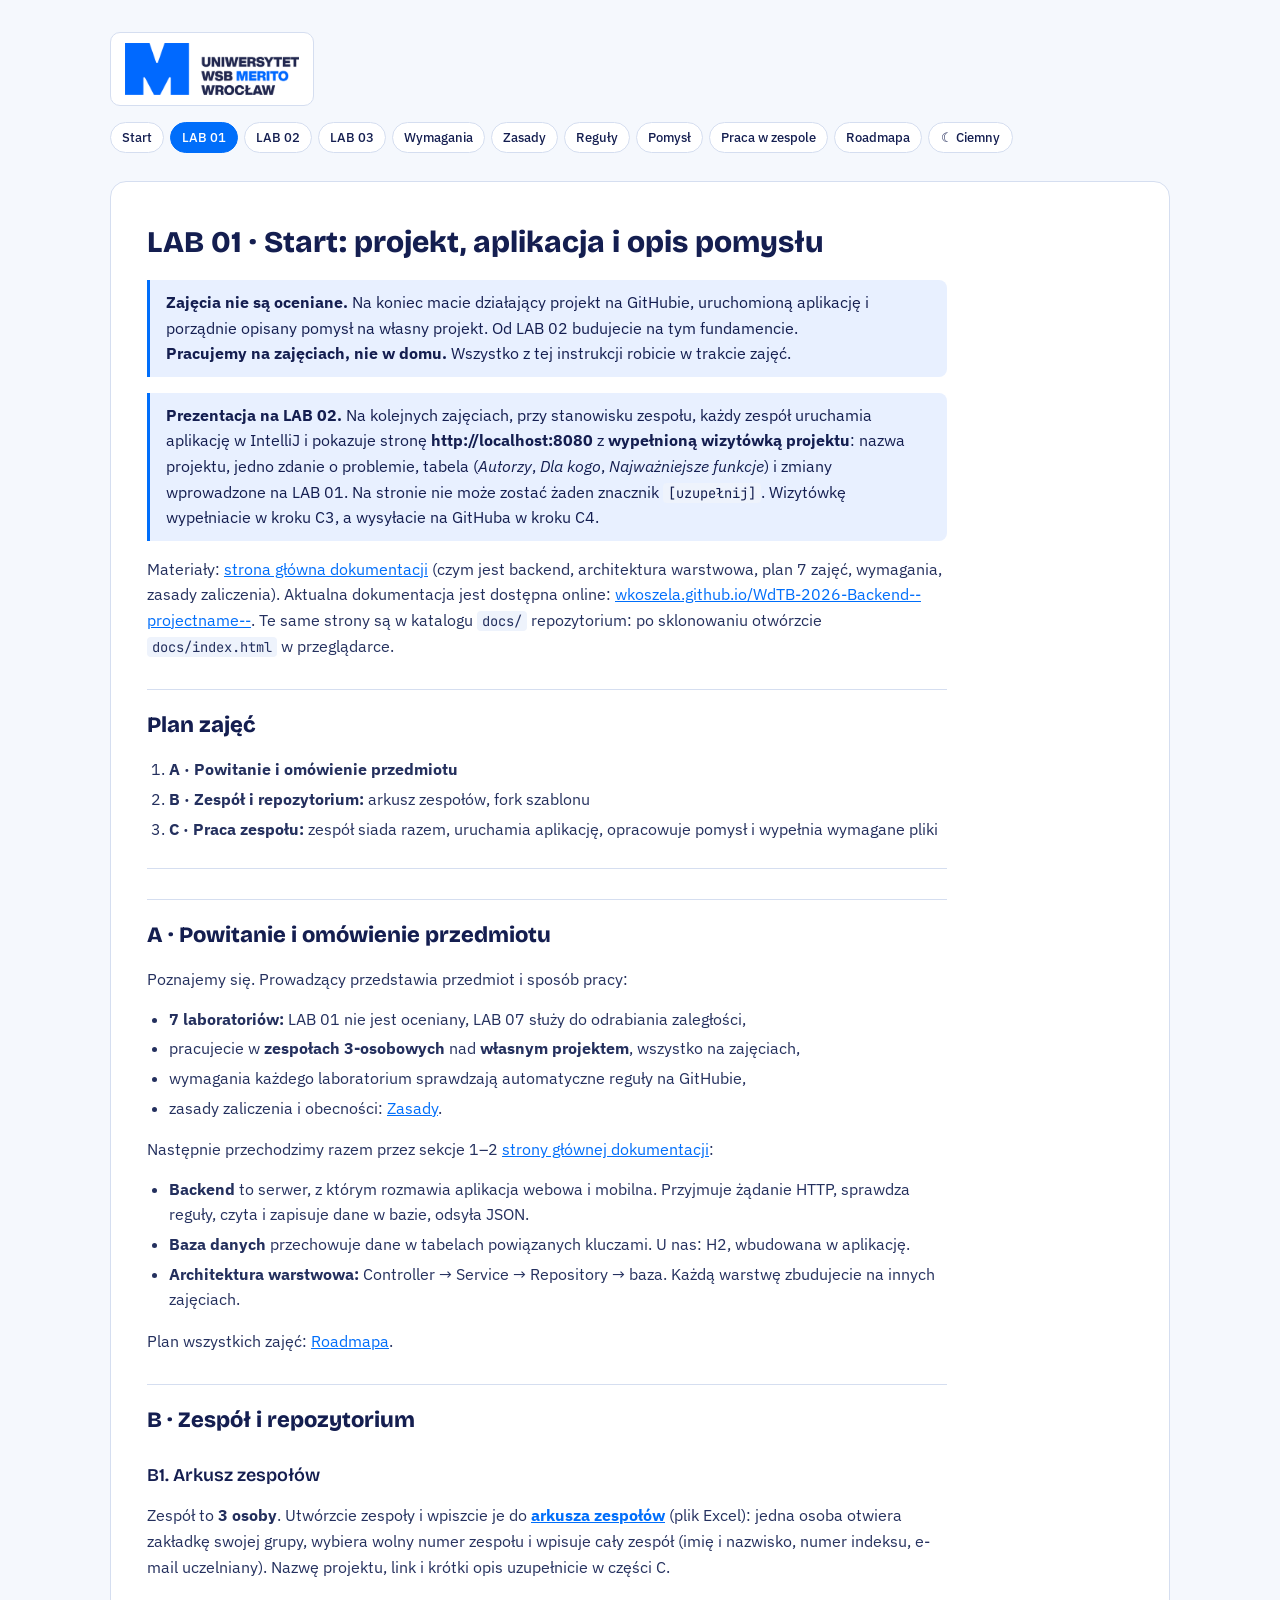
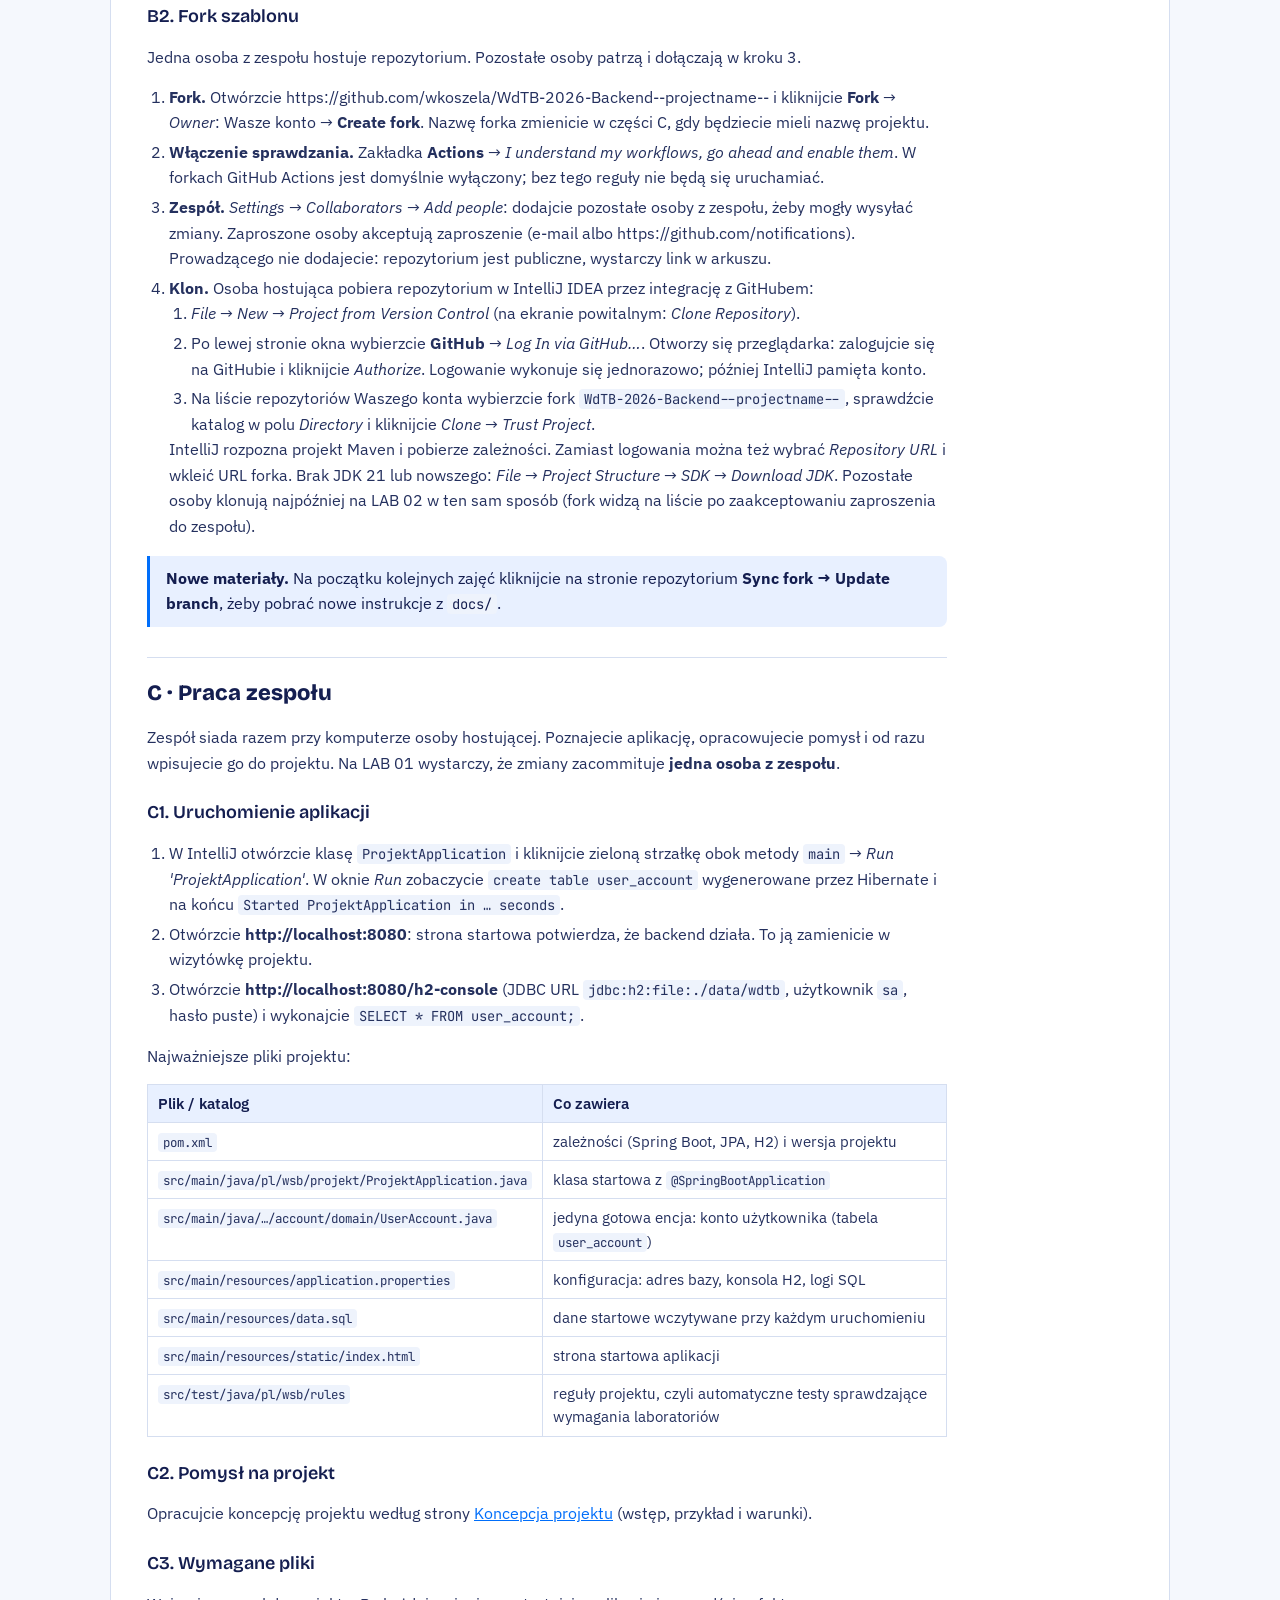
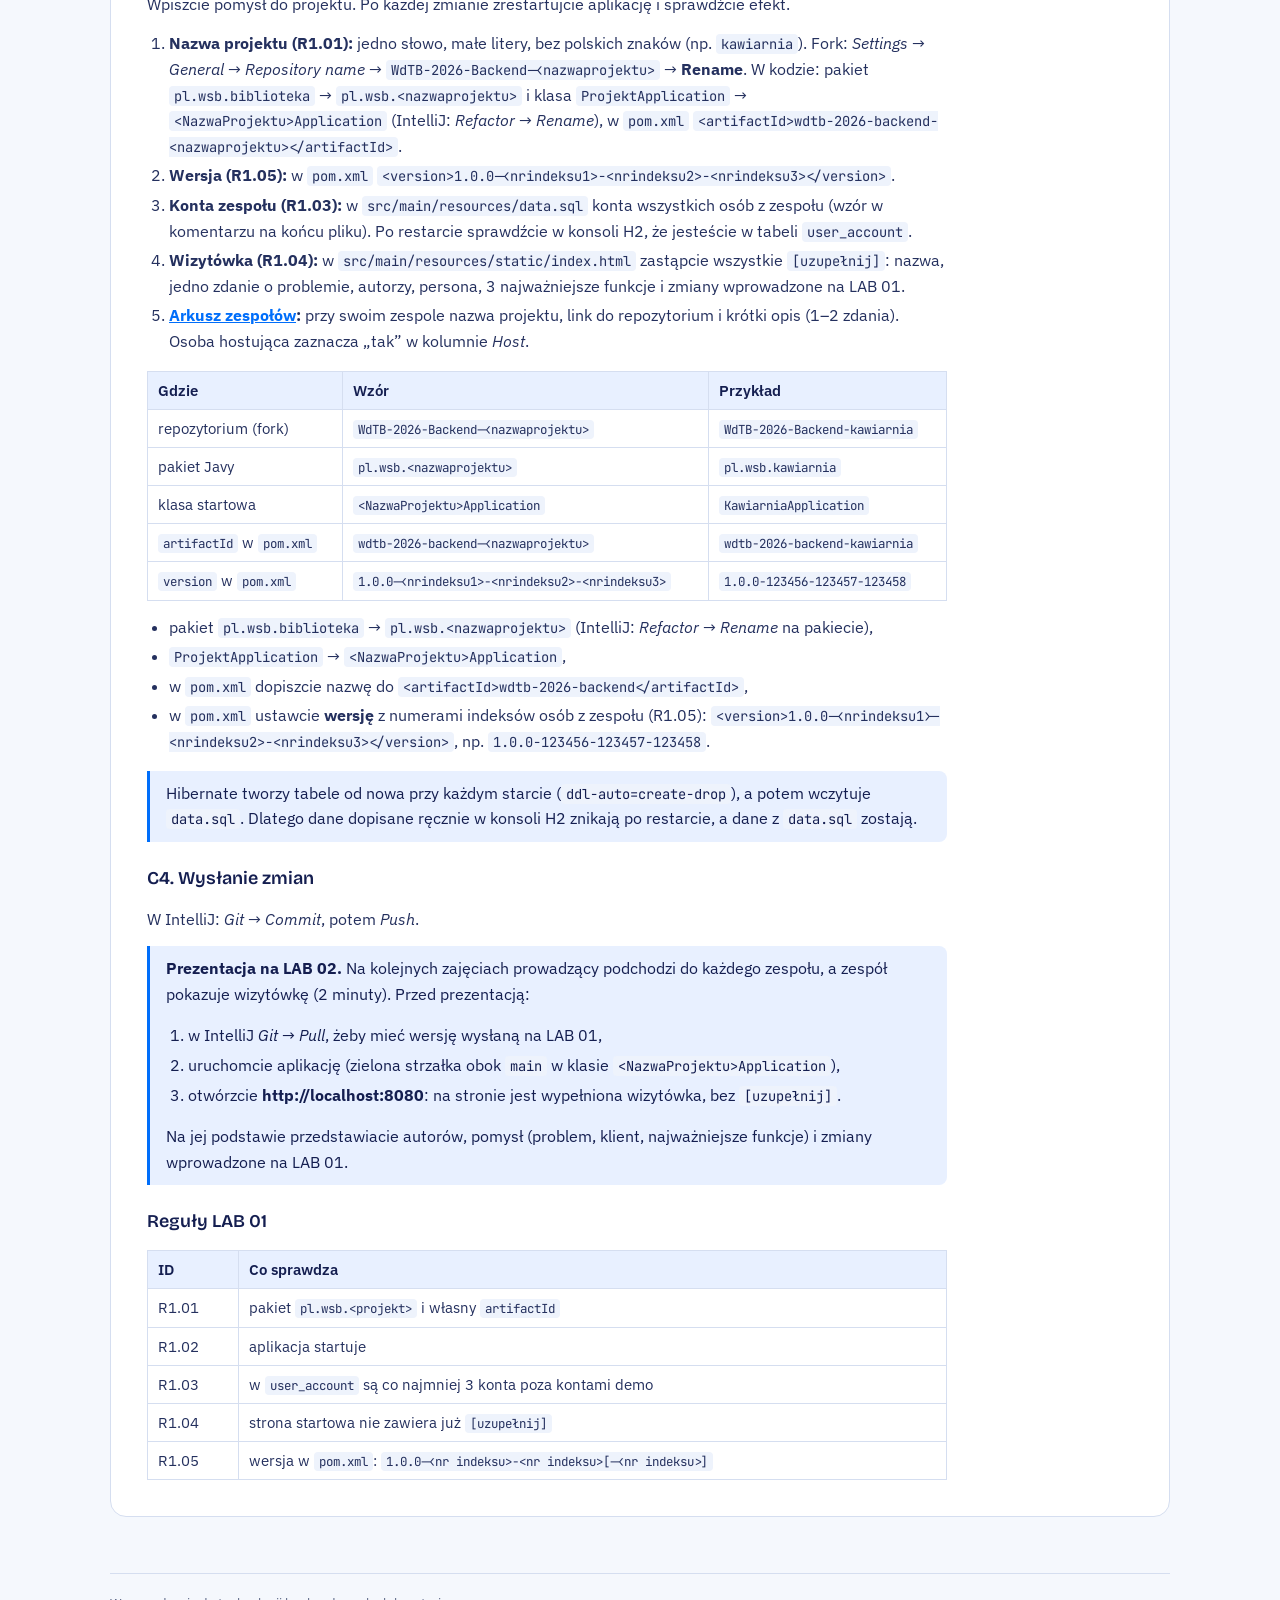
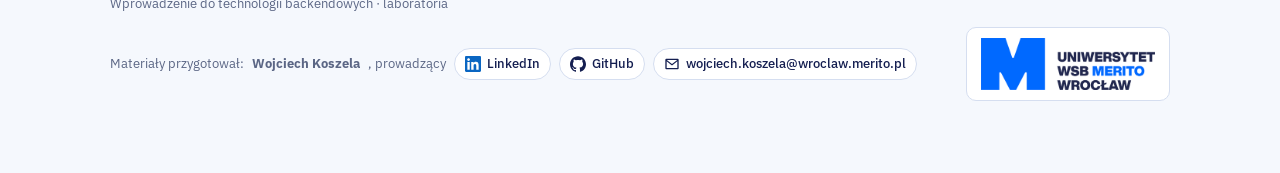
<file: docs/lab01.html>
<!doctype html>
<html lang="pl">
<head>
<meta charset="utf-8">
<meta name="viewport" content="width=device-width, initial-scale=1">
<title>LAB 01 · Start · Wprowadzenie do technologii backendowych</title>
<link rel="preconnect" href="https://fonts.googleapis.com">
<link rel="preconnect" href="https://fonts.gstatic.com" crossorigin>
<link rel="stylesheet" href="https://fonts.googleapis.com/css2?family=Bricolage+Grotesque:opsz,wght@12..96,600;12..96,800&family=IBM+Plex+Sans:wght@400;500;600&family=JetBrains+Mono:wght@400;600&display=swap">
<link rel="stylesheet" href="assets/style.css">
<script>try{var t=localStorage.getItem('wdtb-theme');if(t)document.documentElement.setAttribute('data-theme',t);}catch(e){}</script>
</head>
<body>
<div class="wrap">
<div class="top">
  <a class="logo" href="index.html"><img src="assets/merito-logo.png" alt="Uniwersytet WSB Merito Wrocław"></a>
  <nav class="jump" aria-label="Dokumentacja"><a href="index.html">Start</a><a href="lab01.html" aria-current="page">LAB 01</a><a href="lab02.html">LAB 02</a><a href="lab03.html">LAB 03</a><a href="wymagania.html">Wymagania</a><a href="zasady.html">Zasady</a><a href="reguly.html">Reguły</a><a href="pomysl.html">Pomysł</a><a href="zespol.html">Praca w zespole</a><a href="roadmapa.html">Roadmapa</a><button class="theme-toggle" type="button" aria-label="Przełącz motyw jasny lub ciemny">Motyw</button></nav>
</div>
<main class="doc"><article class="md">
<h1>LAB 01 · Start: projekt, aplikacja i opis pomysłu</h1>
<blockquote>
<p><strong>Zajęcia nie są oceniane.</strong> Na koniec macie działający projekt na GitHubie, uruchomioną aplikację
i porządnie opisany pomysł na własny projekt. Od LAB 02 budujecie na tym fundamencie.</p>
<p><strong>Pracujemy na zajęciach, nie w domu.</strong> Wszystko z tej instrukcji robicie w trakcie zajęć.</p>
</blockquote>
<blockquote>
<p><strong>Prezentacja na LAB 02.</strong> Na kolejnych zajęciach, przy stanowisku zespołu, każdy zespół uruchamia aplikację w IntelliJ
i pokazuje stronę <strong>http://localhost:8080</strong> z <strong>wypełnioną wizytówką projektu</strong>: nazwa projektu,
jedno zdanie o problemie, tabela (<em>Autorzy</em>, <em>Dla kogo</em>, <em>Najważniejsze funkcje</em>) i zmiany wprowadzone na LAB 01.
Na stronie nie może zostać żaden znacznik <code>[uzupełnij]</code>. Wizytówkę wypełniacie w kroku C3, a wysyłacie na GitHuba w kroku C4.</p>
</blockquote>
<p>Materiały: <a href="index.html">strona główna dokumentacji</a> (czym jest backend, architektura warstwowa, plan 7 zajęć,
wymagania, zasady zaliczenia). Aktualna dokumentacja jest dostępna online:
<a href="https://wkoszela.github.io/WdTB-2026-Backend--projectname--/" target="_blank" rel="noopener">wkoszela.github.io/WdTB-2026-Backend--projectname--</a>.
Te same strony są w katalogu <code>docs/</code> repozytorium: po sklonowaniu otwórzcie <code>docs/index.html</code> w przeglądarce.</p>
<h2>Plan zajęć</h2>
<ol class="agenda">
<li><strong>A · Powitanie i omówienie przedmiotu</strong></li>
<li><strong>B · Zespół i repozytorium:</strong> arkusz zespołów, fork szablonu</li>
<li><strong>C · Praca zespołu:</strong> zespół siada razem, uruchamia aplikację, opracowuje pomysł i wypełnia wymagane pliki</li>
</ol>
<hr />
<h2>A · Powitanie i omówienie przedmiotu</h2>
<p>Poznajemy się. Prowadzący przedstawia przedmiot i sposób pracy:</p>
<ul>
<li><strong>7 laboratoriów:</strong> LAB 01 nie jest oceniany, LAB 07 służy do odrabiania zaległości,</li>
<li>pracujecie w <strong>zespołach 3-osobowych</strong> nad <strong>własnym projektem</strong>, wszystko na zajęciach,</li>
<li>wymagania każdego laboratorium sprawdzają automatyczne reguły na GitHubie,</li>
<li>zasady zaliczenia i obecności: <a href="zasady.html">Zasady</a>.</li>
</ul>
<p>Następnie przechodzimy razem przez sekcje 1–2 <a href="index.html">strony głównej dokumentacji</a>:</p>
<ul>
<li><strong>Backend</strong> to serwer, z którym rozmawia aplikacja webowa i mobilna. Przyjmuje żądanie HTTP, sprawdza reguły,
  czyta i zapisuje dane w bazie, odsyła JSON.</li>
<li><strong>Baza danych</strong> przechowuje dane w tabelach powiązanych kluczami. U nas: H2, wbudowana w aplikację.</li>
<li><strong>Architektura warstwowa:</strong> Controller → Service → Repository → baza. Każdą warstwę zbudujecie na innych zajęciach.</li>
</ul>
<p>Plan wszystkich zajęć: <a href="roadmapa.html">Roadmapa</a>.</p>
<h2>B · Zespół i repozytorium</h2>
<h3>B1. Arkusz zespołów</h3>
<p>Zespół to <strong>3 osoby</strong>. Utwórzcie zespoły i wpiszcie je do <a href="https://m365ht-my.sharepoint.com/:x:/g/personal/wojciech_koszela_wroclaw_merito_pl/IQCEEPWN_2owS6zMeDfSfeG-AXpOGAC7AgOlj9SAudd8Y0w?e=S2s4H9" target="_blank" rel="noopener"><strong>arkusza zespołów</strong></a> (plik Excel):
jedna osoba otwiera zakładkę swojej grupy, wybiera wolny numer zespołu i wpisuje cały zespół (imię i nazwisko, numer indeksu,
e-mail uczelniany). Nazwę projektu, link i krótki opis uzupełnicie w części C.</p>
<h3>B2. Fork szablonu</h3>
<p>Jedna osoba z zespołu hostuje repozytorium. Pozostałe osoby patrzą i dołączają w kroku 3.</p>
<ol>
<li><strong>Fork.</strong> Otwórzcie https://github.com/wkoszela/WdTB-2026-Backend--projectname-- i kliknijcie <strong>Fork</strong> → <em>Owner</em>: Wasze konto →
   <strong>Create fork</strong>. Nazwę forka zmienicie w części C, gdy będziecie mieli nazwę projektu.</li>
<li><strong>Włączenie sprawdzania.</strong> Zakładka <strong>Actions</strong> → <em>I understand my workflows, go ahead and enable them</em>.
   W forkach GitHub Actions jest domyślnie wyłączony; bez tego reguły nie będą się uruchamiać.</li>
<li><strong>Zespół.</strong> <em>Settings → Collaborators → Add people</em>: dodajcie pozostałe osoby z zespołu, żeby mogły wysyłać zmiany.
   Zaproszone osoby akceptują zaproszenie (e-mail albo https://github.com/notifications). Prowadzącego nie dodajecie:
   repozytorium jest publiczne, wystarczy link w arkuszu.</li>
<li><strong>Klon.</strong> Osoba hostująca pobiera repozytorium w IntelliJ IDEA przez integrację z GitHubem:
   <ol>
   <li><em>File → New → Project from Version Control</em> (na ekranie powitalnym: <em>Clone Repository</em>).</li>
   <li>Po lewej stronie okna wybierzcie <strong>GitHub</strong> → <em>Log In via GitHub…</em>. Otworzy się przeglądarka:
      zalogujcie się na GitHubie i kliknijcie <em>Authorize</em>. Logowanie wykonuje się jednorazowo; później IntelliJ pamięta konto.</li>
   <li>Na liście repozytoriów Waszego konta wybierzcie fork <code>WdTB-2026-Backend--projectname--</code>, sprawdźcie katalog
      w polu <em>Directory</em> i kliknijcie <em>Clone</em> → <em>Trust Project</em>.</li>
   </ol>
   IntelliJ rozpozna projekt Maven i pobierze zależności. Zamiast logowania można też wybrać <em>Repository URL</em> i wkleić URL forka.
   Brak JDK 21 lub nowszego: <em>File → Project Structure → SDK → Download JDK</em>. Pozostałe osoby klonują najpóźniej na LAB 02
   w ten sam sposób (fork widzą na liście po zaakceptowaniu zaproszenia do zespołu).</li>
</ol>
<blockquote>
<p><strong>Nowe materiały.</strong> Na początku kolejnych zajęć kliknijcie na stronie repozytorium <strong>Sync fork → Update branch</strong>,
żeby pobrać nowe instrukcje z <code>docs/</code>.</p>
</blockquote>
<h2>C · Praca zespołu</h2>
<p>Zespół siada razem przy komputerze osoby hostującej. Poznajecie aplikację, opracowujecie pomysł i od razu wpisujecie go
do projektu. Na LAB 01 wystarczy, że zmiany zacommituje <strong>jedna osoba z zespołu</strong>.</p>
<h3>C1. Uruchomienie aplikacji</h3>
<ol>
<li>W IntelliJ otwórzcie klasę <code>ProjektApplication</code> i kliknijcie zieloną strzałkę obok metody <code>main</code> → <em>Run 'ProjektApplication'</em>.
   W oknie <em>Run</em> zobaczycie <code>create table user_account</code> wygenerowane przez Hibernate i na końcu <code>Started ProjektApplication in … seconds</code>.</li>
<li>Otwórzcie <strong>http://localhost:8080</strong>: strona startowa potwierdza, że backend działa. To ją zamienicie w wizytówkę projektu.</li>
<li>Otwórzcie <strong>http://localhost:8080/h2-console</strong> (JDBC URL <code>jdbc:h2:file:./data/wdtb</code>, użytkownik <code>sa</code>, hasło puste)
   i wykonajcie <code>SELECT * FROM user_account;</code>.</li>
</ol>
<p>Najważniejsze pliki projektu:</p>
<div class="tbl"><table>
<thead>
<tr>
<th>Plik / katalog</th>
<th>Co zawiera</th>
</tr>
</thead>
<tbody>
<tr>
<td><code>pom.xml</code></td>
<td>zależności (Spring Boot, JPA, H2) i wersja projektu</td>
</tr>
<tr>
<td><code>src/main/java/pl/wsb/projekt/ProjektApplication.java</code></td>
<td>klasa startowa z <code>@SpringBootApplication</code></td>
</tr>
<tr>
<td><code>src/main/java/…/account/domain/UserAccount.java</code></td>
<td>jedyna gotowa encja: konto użytkownika (tabela <code>user_account</code>)</td>
</tr>
<tr>
<td><code>src/main/resources/application.properties</code></td>
<td>konfiguracja: adres bazy, konsola H2, logi SQL</td>
</tr>
<tr>
<td><code>src/main/resources/data.sql</code></td>
<td>dane startowe wczytywane przy każdym uruchomieniu</td>
</tr>
<tr>
<td><code>src/main/resources/static/index.html</code></td>
<td>strona startowa aplikacji</td>
</tr>
<tr>
<td><code>src/test/java/pl/wsb/rules</code></td>
<td>reguły projektu, czyli automatyczne testy sprawdzające wymagania laboratoriów</td>
</tr>
</tbody>
</table></div>
<h3>C2. Pomysł na projekt</h3>
<p>Opracujcie koncepcję projektu według strony <a href="pomysl.html">Koncepcja projektu</a> (wstęp, przykład i warunki).</p>
<h3>C3. Wymagane pliki</h3>
<p>Wpiszcie pomysł do projektu. Po każdej zmianie zrestartujcie aplikację i sprawdźcie efekt.</p>
<ol>
<li><strong>Nazwa projektu (R1.01):</strong> jedno słowo, małe litery, bez polskich znaków (np. <code>kawiarnia</code>). Fork: <em>Settings → General → Repository name</em> → <code>WdTB-2026-Backend-&lt;nazwaprojektu&gt;</code> → <strong>Rename</strong>.
   W kodzie: pakiet <code>pl.wsb.biblioteka</code> → <code>pl.wsb.&lt;nazwaprojektu&gt;</code> i klasa <code>ProjektApplication</code> → <code>&lt;NazwaProjektu&gt;Application</code>
   (IntelliJ: <em>Refactor → Rename</em>), w <code>pom.xml</code> <code>&lt;artifactId&gt;wdtb-2026-backend-&lt;nazwaprojektu&gt;&lt;/artifactId&gt;</code>.</li>
<li><strong>Wersja (R1.05):</strong> w <code>pom.xml</code> <code>&lt;version&gt;1.0.0-&lt;nrindeksu1&gt;-&lt;nrindeksu2&gt;-&lt;nrindeksu3&gt;&lt;/version&gt;</code>.</li>
<li><strong>Konta zespołu (R1.03):</strong> w <code>src/main/resources/data.sql</code> konta wszystkich osób z zespołu (wzór w komentarzu na końcu pliku).
   Po restarcie sprawdźcie w konsoli H2, że jesteście w tabeli <code>user_account</code>.</li>
<li><strong>Wizytówka (R1.04):</strong> w <code>src/main/resources/static/index.html</code> zastąpcie wszystkie <code>[uzupełnij]</code>:
   nazwa, jedno zdanie o problemie, autorzy, persona, 3 najważniejsze funkcje i zmiany wprowadzone na LAB 01.</li>
<li><strong><a href="https://m365ht-my.sharepoint.com/:x:/g/personal/wojciech_koszela_wroclaw_merito_pl/IQCEEPWN_2owS6zMeDfSfeG-AXpOGAC7AgOlj9SAudd8Y0w?e=S2s4H9" target="_blank" rel="noopener">Arkusz zespołów</a>:</strong> przy swoim zespole nazwa projektu, link do repozytorium i krótki opis (1–2 zdania).
   Osoba hostująca zaznacza „tak” w kolumnie <em>Host</em>.</li>
</ol>
<div class="tbl"><table>
<thead>
<tr>
<th>Gdzie</th>
<th>Wzór</th>
<th>Przykład</th>
</tr>
</thead>
<tbody>
<tr>
<td>repozytorium (fork)</td>
<td><code>WdTB-2026-Backend-&lt;nazwaprojektu&gt;</code></td>
<td><code>WdTB-2026-Backend-kawiarnia</code></td>
</tr>
<tr>
<td>pakiet Javy</td>
<td><code>pl.wsb.&lt;nazwaprojektu&gt;</code></td>
<td><code>pl.wsb.kawiarnia</code></td>
</tr>
<tr>
<td>klasa startowa</td>
<td><code>&lt;NazwaProjektu&gt;Application</code></td>
<td><code>KawiarniaApplication</code></td>
</tr>
<tr>
<td><code>artifactId</code> w <code>pom.xml</code></td>
<td><code>wdtb-2026-backend-&lt;nazwaprojektu&gt;</code></td>
<td><code>wdtb-2026-backend-kawiarnia</code></td>
</tr>
<tr>
<td><code>version</code> w <code>pom.xml</code></td>
<td><code>1.0.0-&lt;nrindeksu1&gt;-&lt;nrindeksu2&gt;-&lt;nrindeksu3&gt;</code></td>
<td><code>1.0.0-123456-123457-123458</code></td>
</tr>
</tbody>
</table></div>
<ul>
<li>pakiet <code>pl.wsb.biblioteka</code> → <code>pl.wsb.&lt;nazwaprojektu&gt;</code> (IntelliJ: <em>Refactor → Rename</em> na pakiecie),</li>
<li><code>ProjektApplication</code> → <code>&lt;NazwaProjektu&gt;Application</code>,</li>
<li>w <code>pom.xml</code> dopiszcie nazwę do <code>&lt;artifactId&gt;wdtb-2026-backend&lt;/artifactId&gt;</code>,</li>
<li>w <code>pom.xml</code> ustawcie <strong>wersję</strong> z numerami indeksów osób z zespołu (R1.05):
     <code>&lt;version&gt;1.0.0-&lt;nrindeksu1&gt;-&lt;nrindeksu2&gt;-&lt;nrindeksu3&gt;&lt;/version&gt;</code>, np. <code>1.0.0-123456-123457-123458</code>.</li>
</ul>
<blockquote>
<p>Hibernate tworzy tabele od nowa przy każdym starcie (<code>ddl-auto=create-drop</code>), a potem wczytuje <code>data.sql</code>.
Dlatego dane dopisane ręcznie w konsoli H2 znikają po restarcie, a dane z <code>data.sql</code> zostają.</p>
</blockquote>
<h3>C4. Wysłanie zmian</h3>
<p>W IntelliJ: <em>Git → Commit</em>, potem <em>Push</em>.</p>
<blockquote>
<p><strong>Prezentacja na LAB 02.</strong> Na kolejnych zajęciach prowadzący podchodzi do każdego zespołu, a zespół pokazuje wizytówkę (2 minuty). Przed prezentacją:</p>
<ol>
<li>w IntelliJ <em>Git → Pull</em>, żeby mieć wersję wysłaną na LAB 01,</li>
<li>uruchomcie aplikację (zielona strzałka obok <code>main</code> w klasie <code>&lt;NazwaProjektu&gt;Application</code>),</li>
<li>otwórzcie <strong>http://localhost:8080</strong>: na stronie jest wypełniona wizytówka, bez <code>[uzupełnij]</code>.</li>
</ol>
<p>Na jej podstawie przedstawiacie autorów, pomysł (problem, klient, najważniejsze funkcje) i zmiany wprowadzone na LAB 01.</p>
</blockquote>
<h3>Reguły LAB 01</h3>
<div class="tbl"><table>
<thead>
<tr>
<th>ID</th>
<th>Co sprawdza</th>
</tr>
</thead>
<tbody>
<tr>
<td>R1.01</td>
<td>pakiet <code>pl.wsb.&lt;projekt&gt;</code> i własny <code>artifactId</code></td>
</tr>
<tr>
<td>R1.02</td>
<td>aplikacja startuje</td>
</tr>
<tr>
<td>R1.03</td>
<td>w <code>user_account</code> są co najmniej 3 konta poza kontami demo</td>
</tr>
<tr>
<td>R1.04</td>
<td>strona startowa nie zawiera już <code>[uzupełnij]</code></td>
</tr>
<tr>
<td>R1.05</td>
<td>wersja w <code>pom.xml</code>: <code>1.0.0-&lt;nr indeksu&gt;-&lt;nr indeksu&gt;[-&lt;nr indeksu&gt;]</code></td>
</tr>
</tbody>
</table></div>
</article></main>
<footer>
  <span>Wprowadzenie do technologii backendowych · laboratoria</span>
  <span class="author">Materiały przygotował: <b>Wojciech Koszela</b>, prowadzący<a class="social li" href="https://www.linkedin.com/in/wkoszela/" target="_blank" rel="noopener" aria-label="Wojciech Koszela na LinkedIn"><svg viewBox="0 0 24 24" aria-hidden="true"><path d="M20.447 20.452h-3.554v-5.569c0-1.328-.027-3.037-1.852-3.037-1.853 0-2.136 1.445-2.136 2.939v5.667H9.351V9h3.414v1.561h.046c.477-.9 1.637-1.85 3.37-1.85 3.601 0 4.267 2.37 4.267 5.455v6.286zM5.337 7.433c-1.144 0-2.063-.926-2.063-2.065 0-1.138.92-2.063 2.063-2.063 1.14 0 2.064.925 2.064 2.063 0 1.139-.925 2.065-2.064 2.065zm1.782 13.019H3.555V9h3.564v11.452zM22.225 0H1.771C.792 0 0 .774 0 1.729v20.542C0 23.227.792 24 1.771 24h20.451C23.2 24 24 23.227 24 22.271V1.729C24 .774 23.2 0 22.222 0h.003z"/></svg>LinkedIn</a><a class="social gh" href="https://github.com/wkoszela" target="_blank" rel="noopener" aria-label="wkoszela na GitHub"><svg viewBox="0 0 24 24" aria-hidden="true"><path d="M12 .297c-6.63 0-12 5.373-12 12 0 5.303 3.438 9.8 8.205 11.385.6.113.82-.258.82-.577 0-.285-.01-1.04-.015-2.04-3.338.724-4.042-1.61-4.042-1.61C4.422 18.07 3.633 17.7 3.633 17.7c-1.087-.744.084-.729.084-.729 1.205.084 1.838 1.236 1.838 1.236 1.07 1.835 2.809 1.305 3.495.998.108-.776.417-1.305.76-1.605-2.665-.3-5.466-1.332-5.466-5.93 0-1.31.465-2.38 1.235-3.22-.135-.303-.54-1.523.105-3.176 0 0 1.005-.322 3.3 1.23.96-.267 1.98-.399 3-.405 1.02.006 2.04.138 3 .405 2.28-1.552 3.285-1.23 3.285-1.23.645 1.653.24 2.873.12 3.176.765.84 1.23 1.91 1.23 3.22 0 4.61-2.805 5.625-5.475 5.92.42.36.81 1.096.81 2.22 0 1.606-.015 2.896-.015 3.286 0 .315.21.69.825.57C20.565 22.092 24 17.592 24 12.297c0-6.627-5.373-12-12-12"/></svg>GitHub</a><a class="social mail" href="mailto:wojciech.koszela@wroclaw.merito.pl" aria-label="E-mail do prowadzącego"><svg viewBox="0 0 24 24" aria-hidden="true"><path d="M2 5.5A1.5 1.5 0 0 1 3.5 4h17A1.5 1.5 0 0 1 22 5.5v13a1.5 1.5 0 0 1-1.5 1.5h-17A1.5 1.5 0 0 1 2 18.5v-13zm2.2.5 7.8 6.1L19.8 6H4.2zM20 7.9l-7.4 5.8a1 1 0 0 1-1.2 0L4 7.9V18h16V7.9z"/></svg>wojciech.koszela@wroclaw.merito.pl</a></span>
  <span class="logo"><img src="assets/merito-logo.png" alt="Uniwersytet WSB Merito Wrocław"></span>
</footer>
</div>
<script>
(function () {
  var root = document.documentElement, btn = document.querySelector('.theme-toggle');
  if (!btn) return;
  function current() {
    return root.getAttribute('data-theme') ||
      (window.matchMedia && matchMedia('(prefers-color-scheme: dark)').matches ? 'dark' : 'light');
  }
  function label() { btn.textContent = current() === 'dark' ? '☀ Jasny' : '☾ Ciemny'; }
  btn.addEventListener('click', function () {
    var next = current() === 'dark' ? 'light' : 'dark';
    root.setAttribute('data-theme', next);
    try { localStorage.setItem('wdtb-theme', next); } catch (e) {}
    label();
  });
  label();
})();
</script>
</body>
</html>
</file>
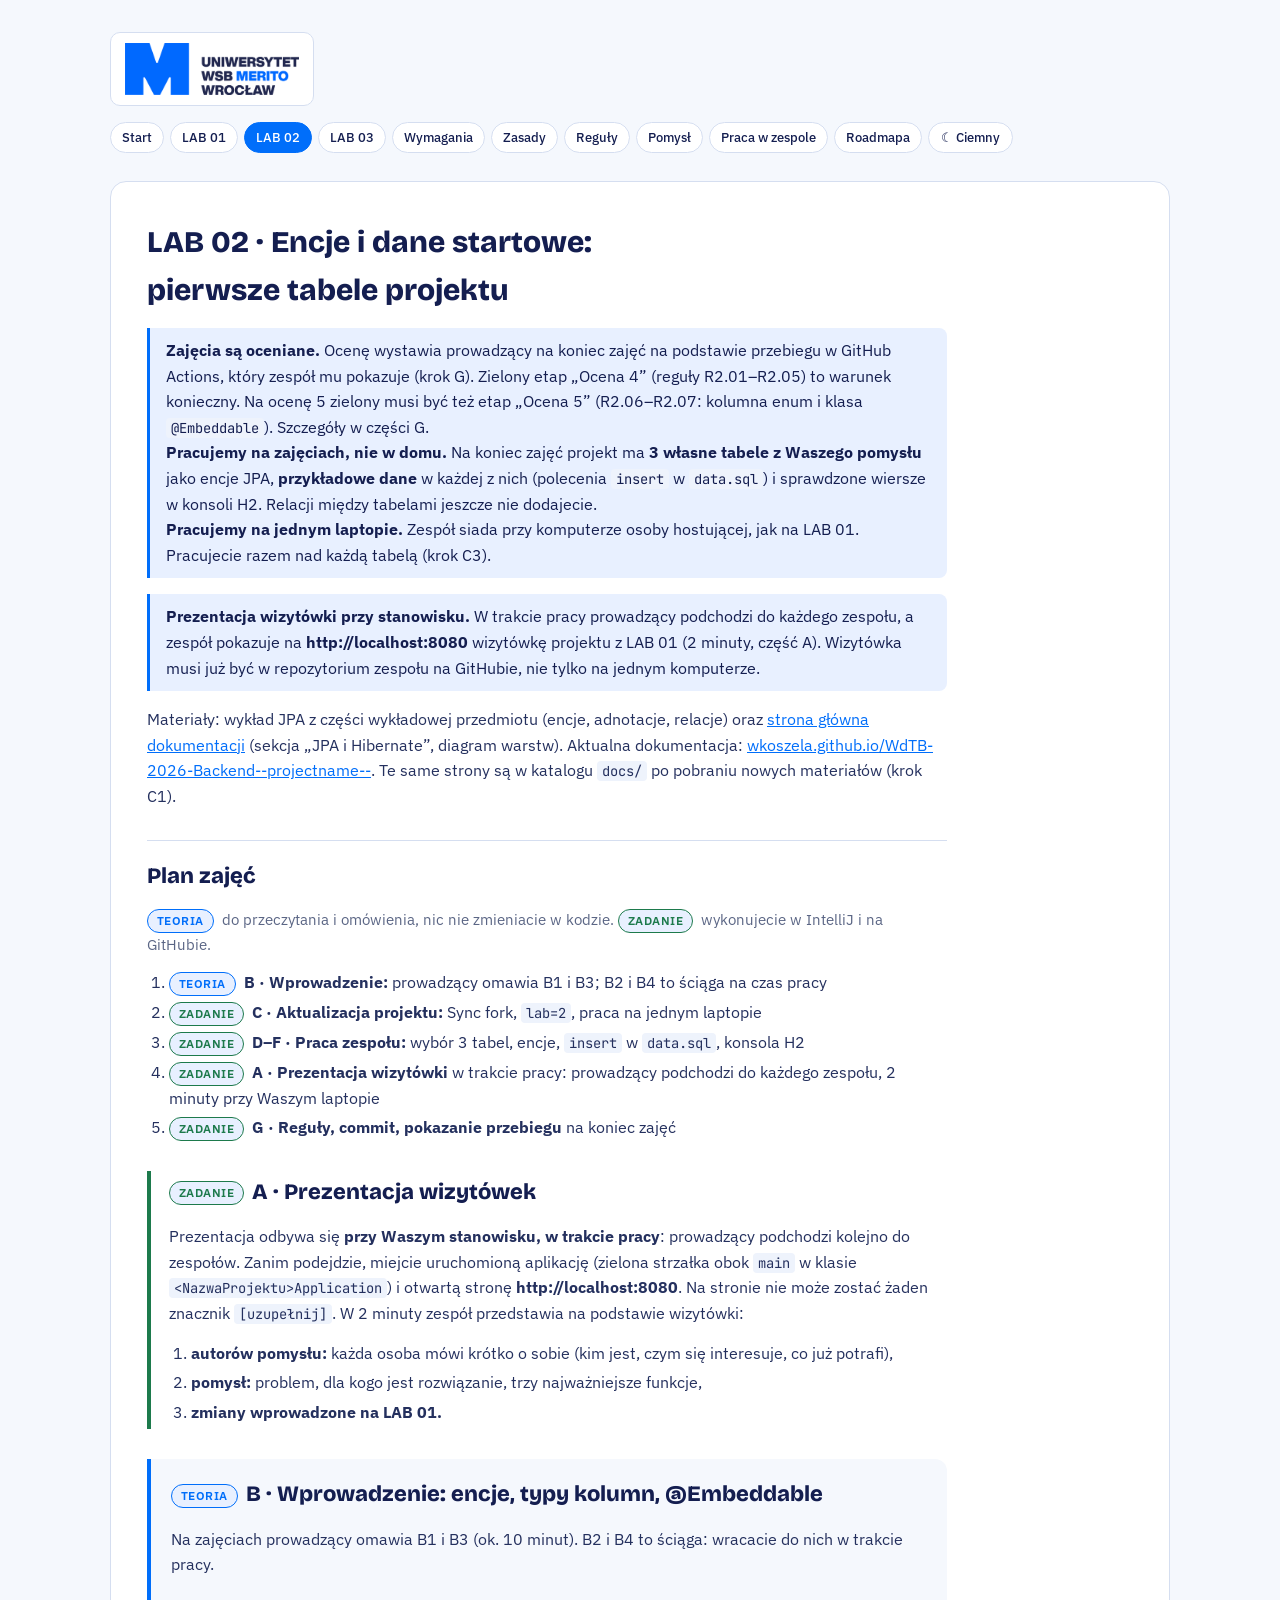
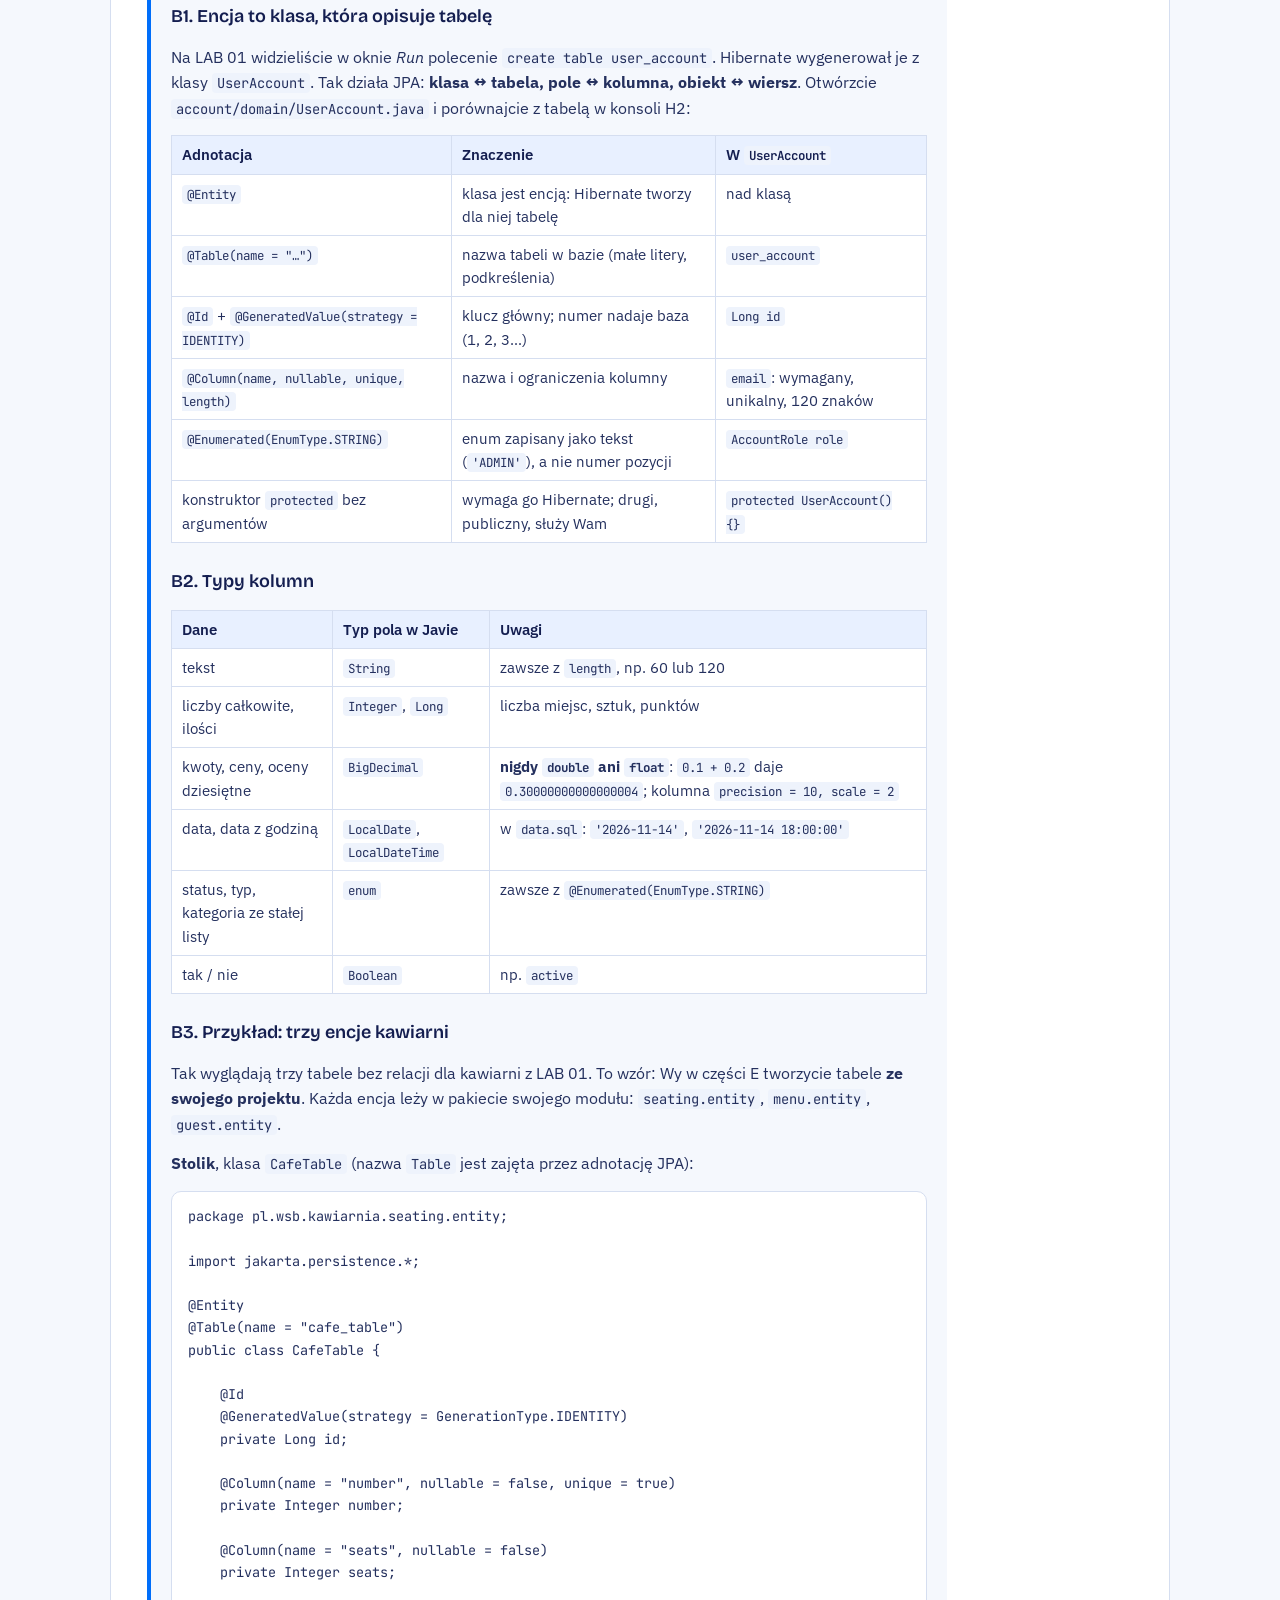
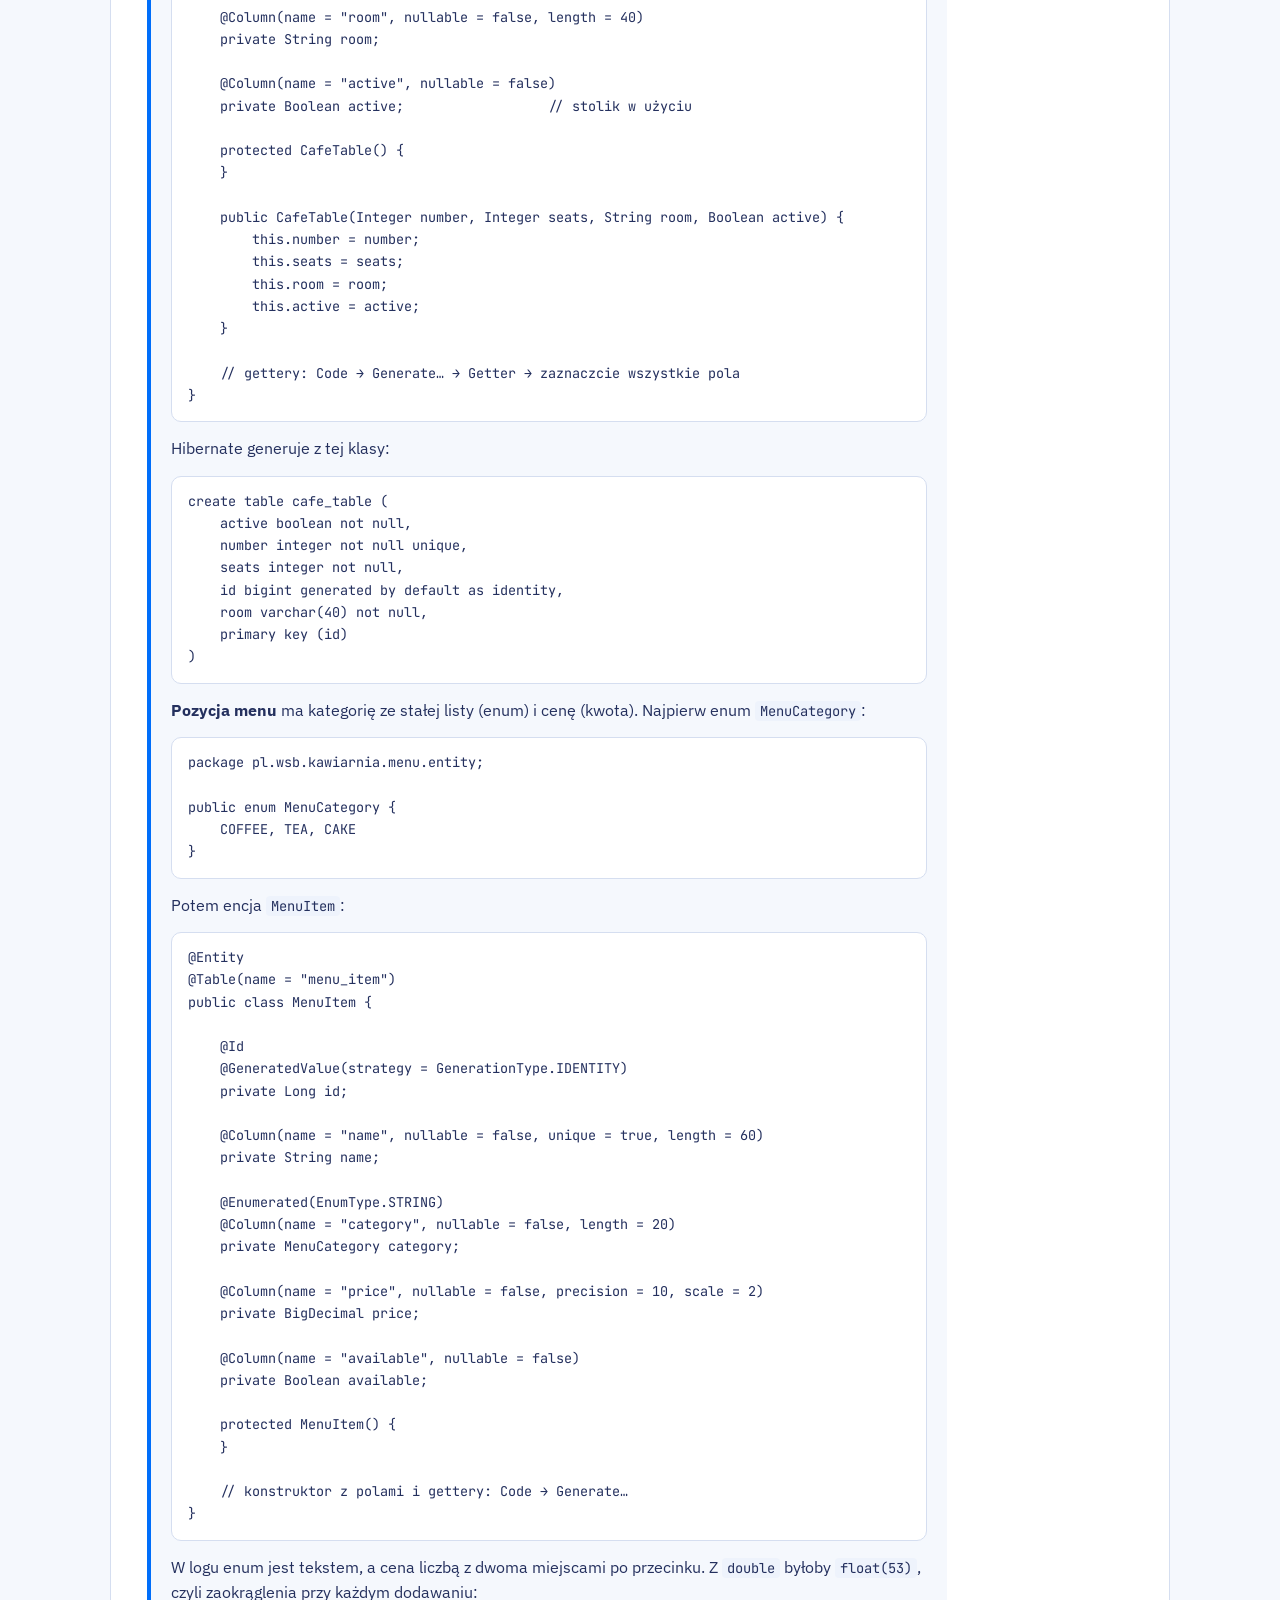
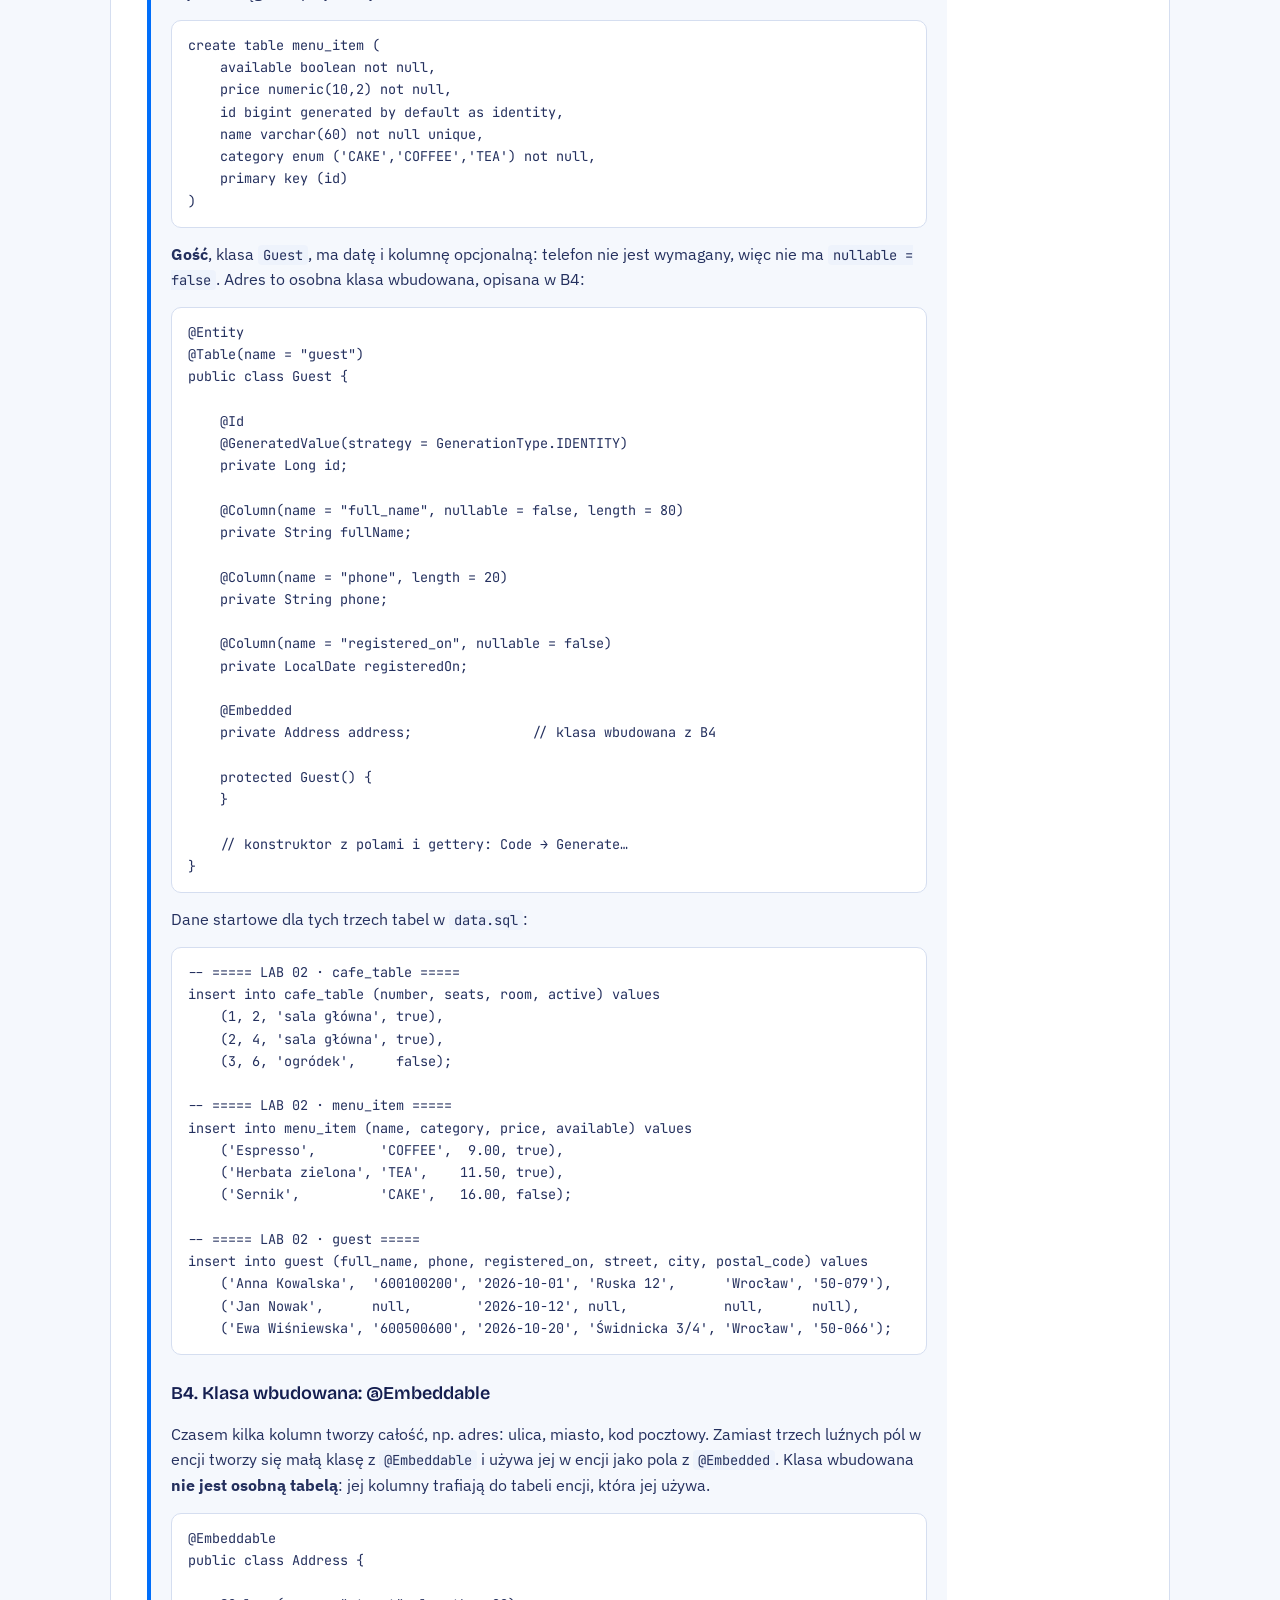
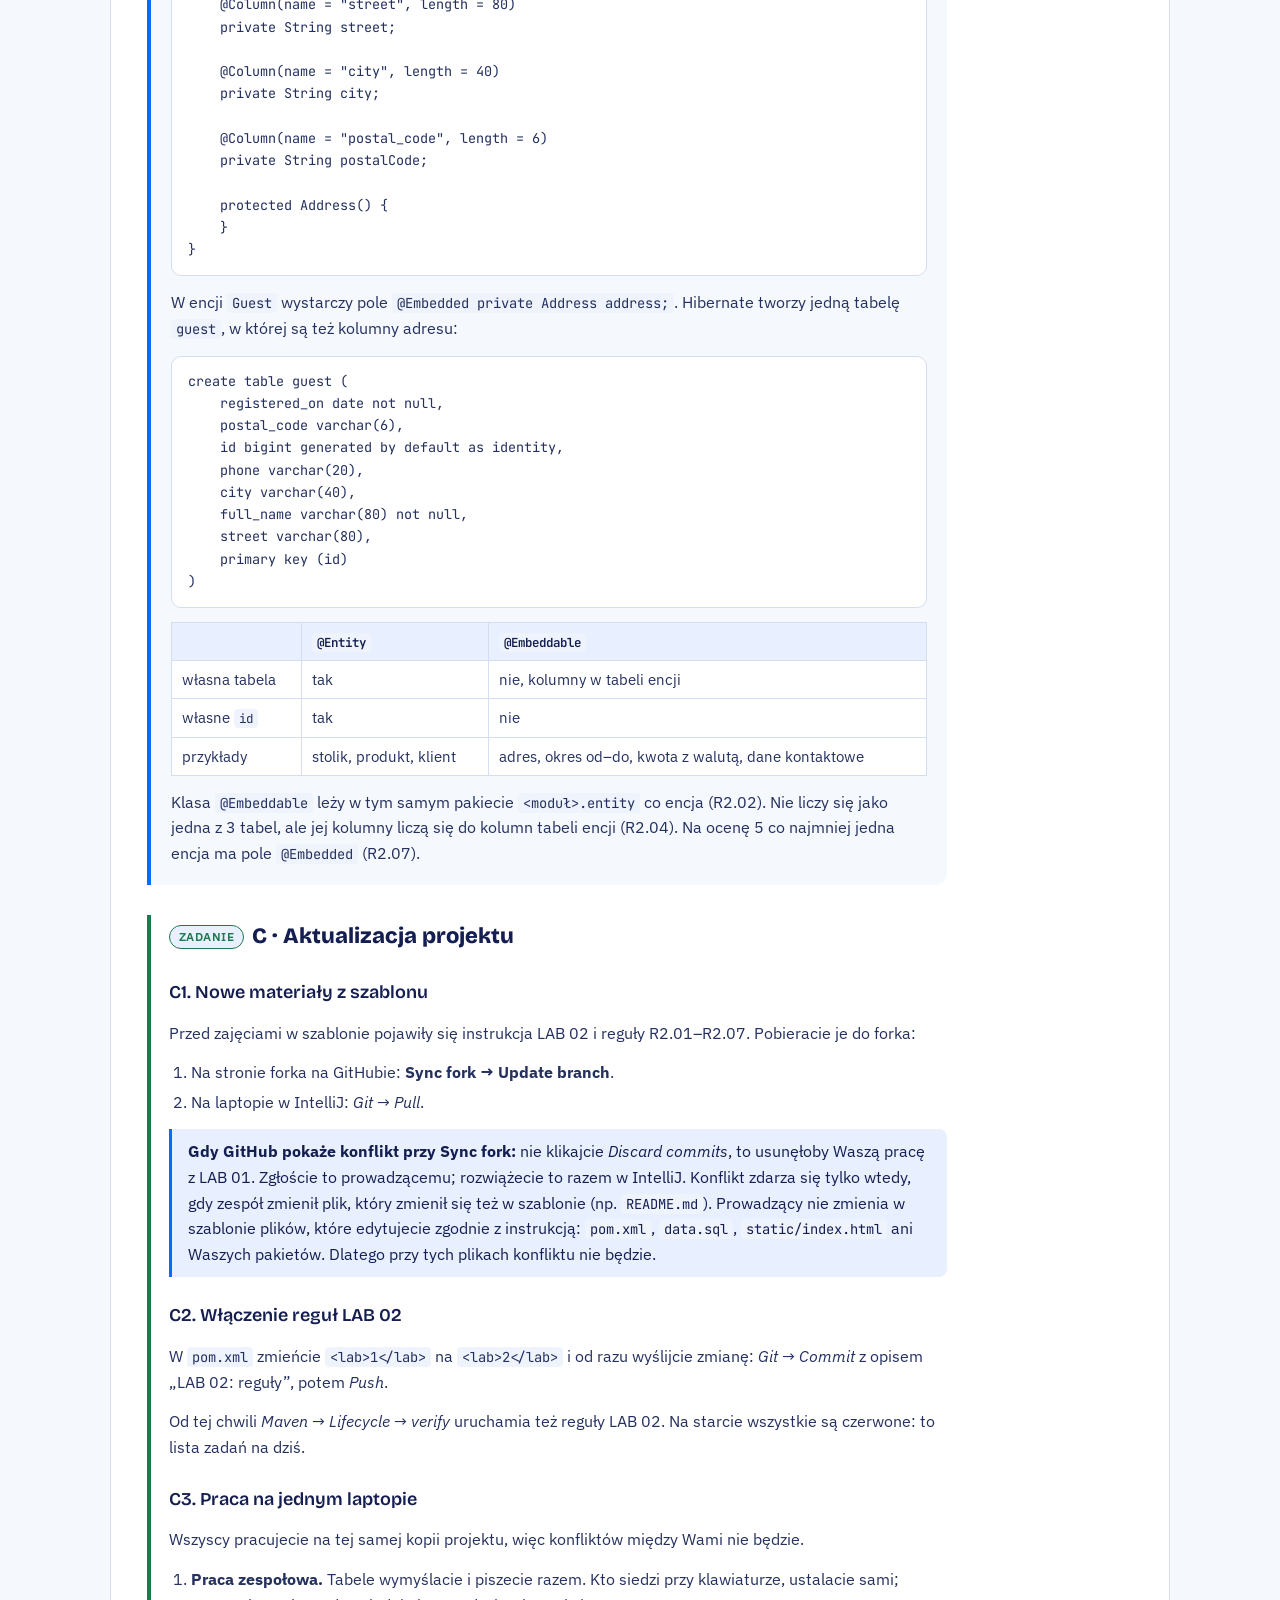
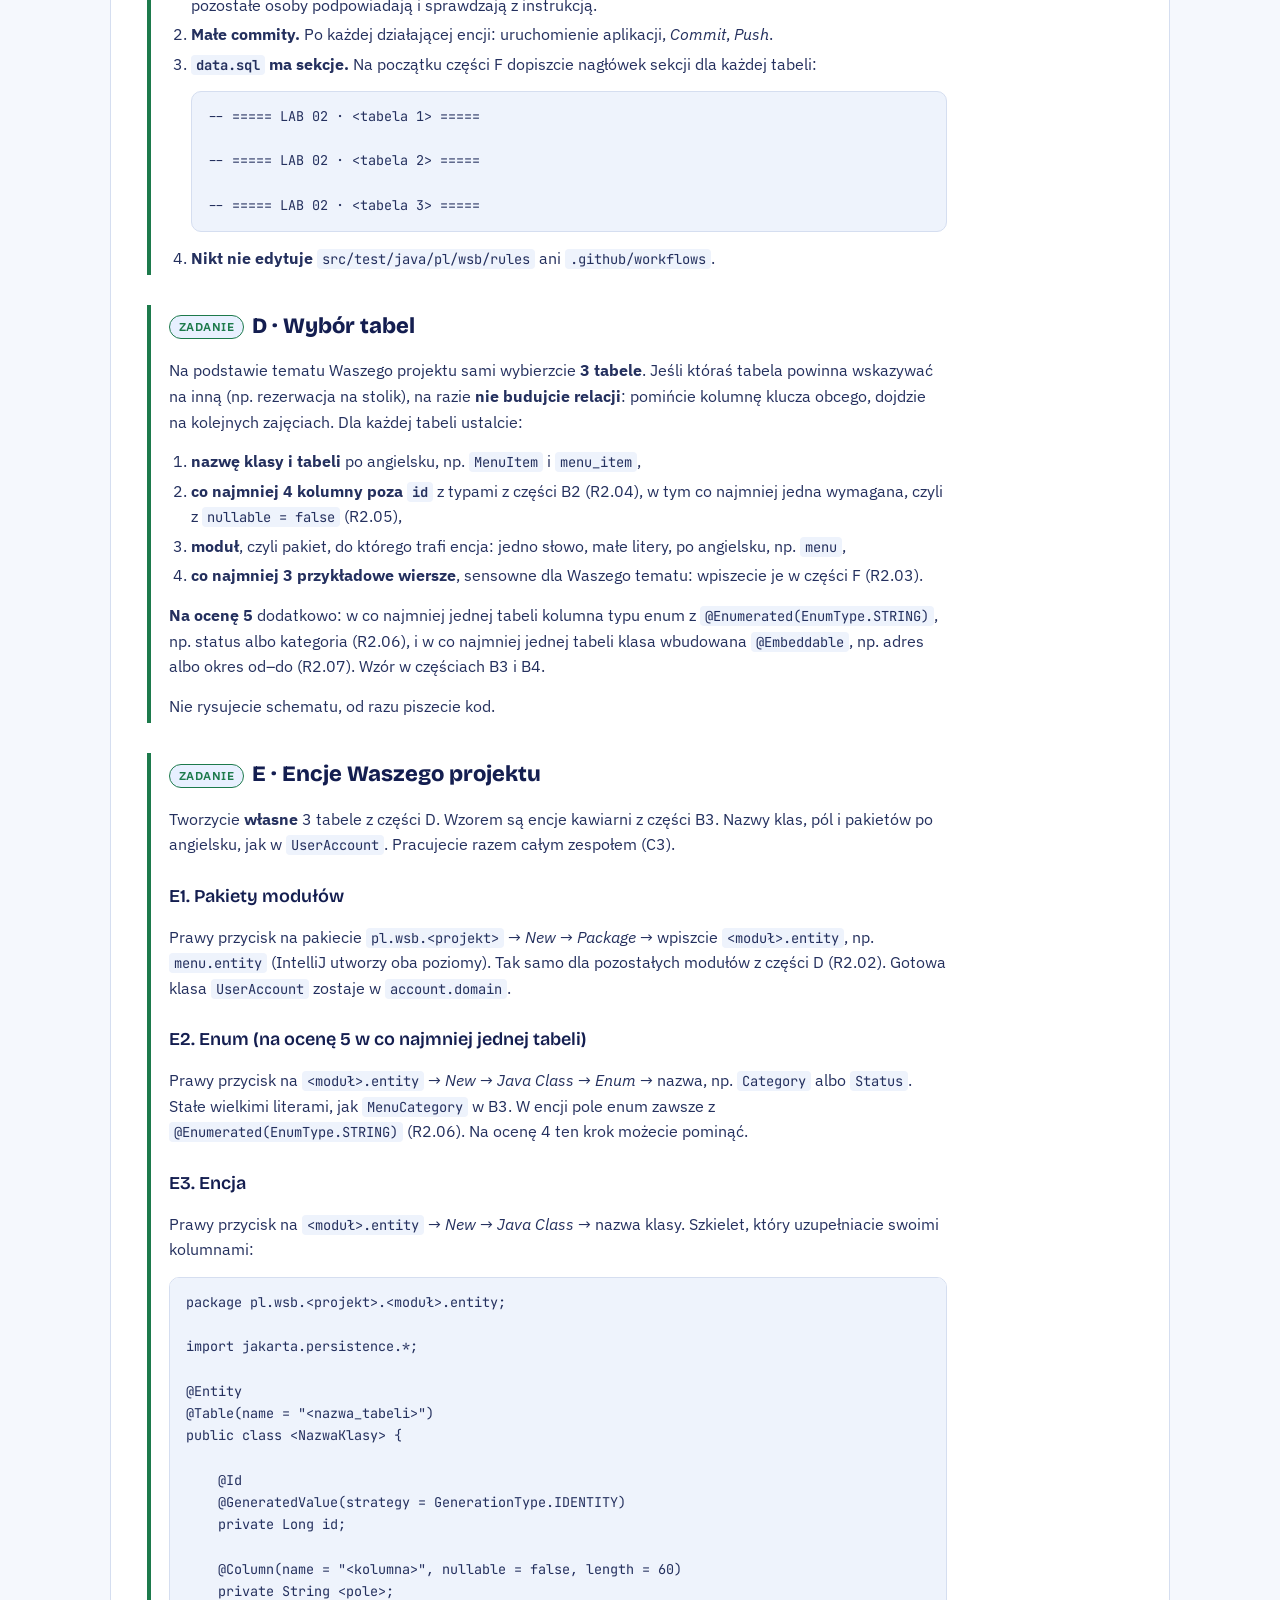
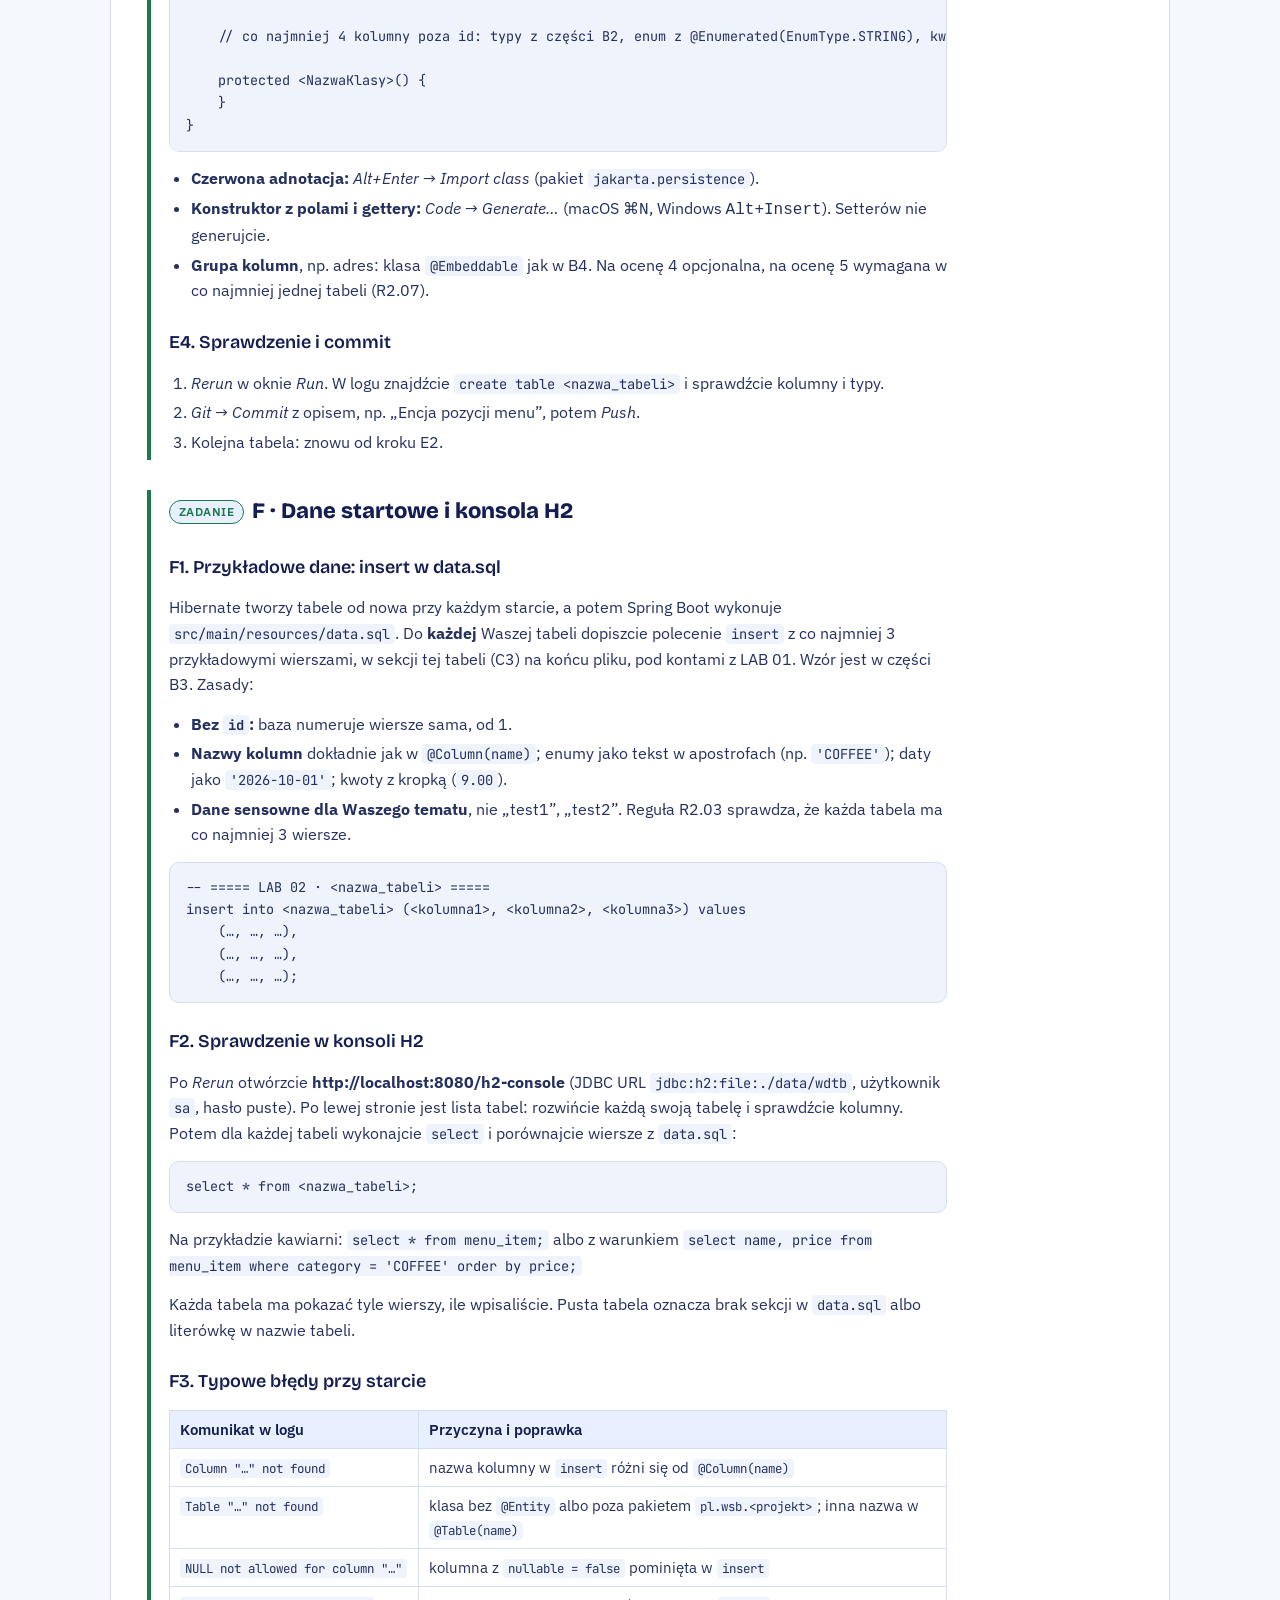
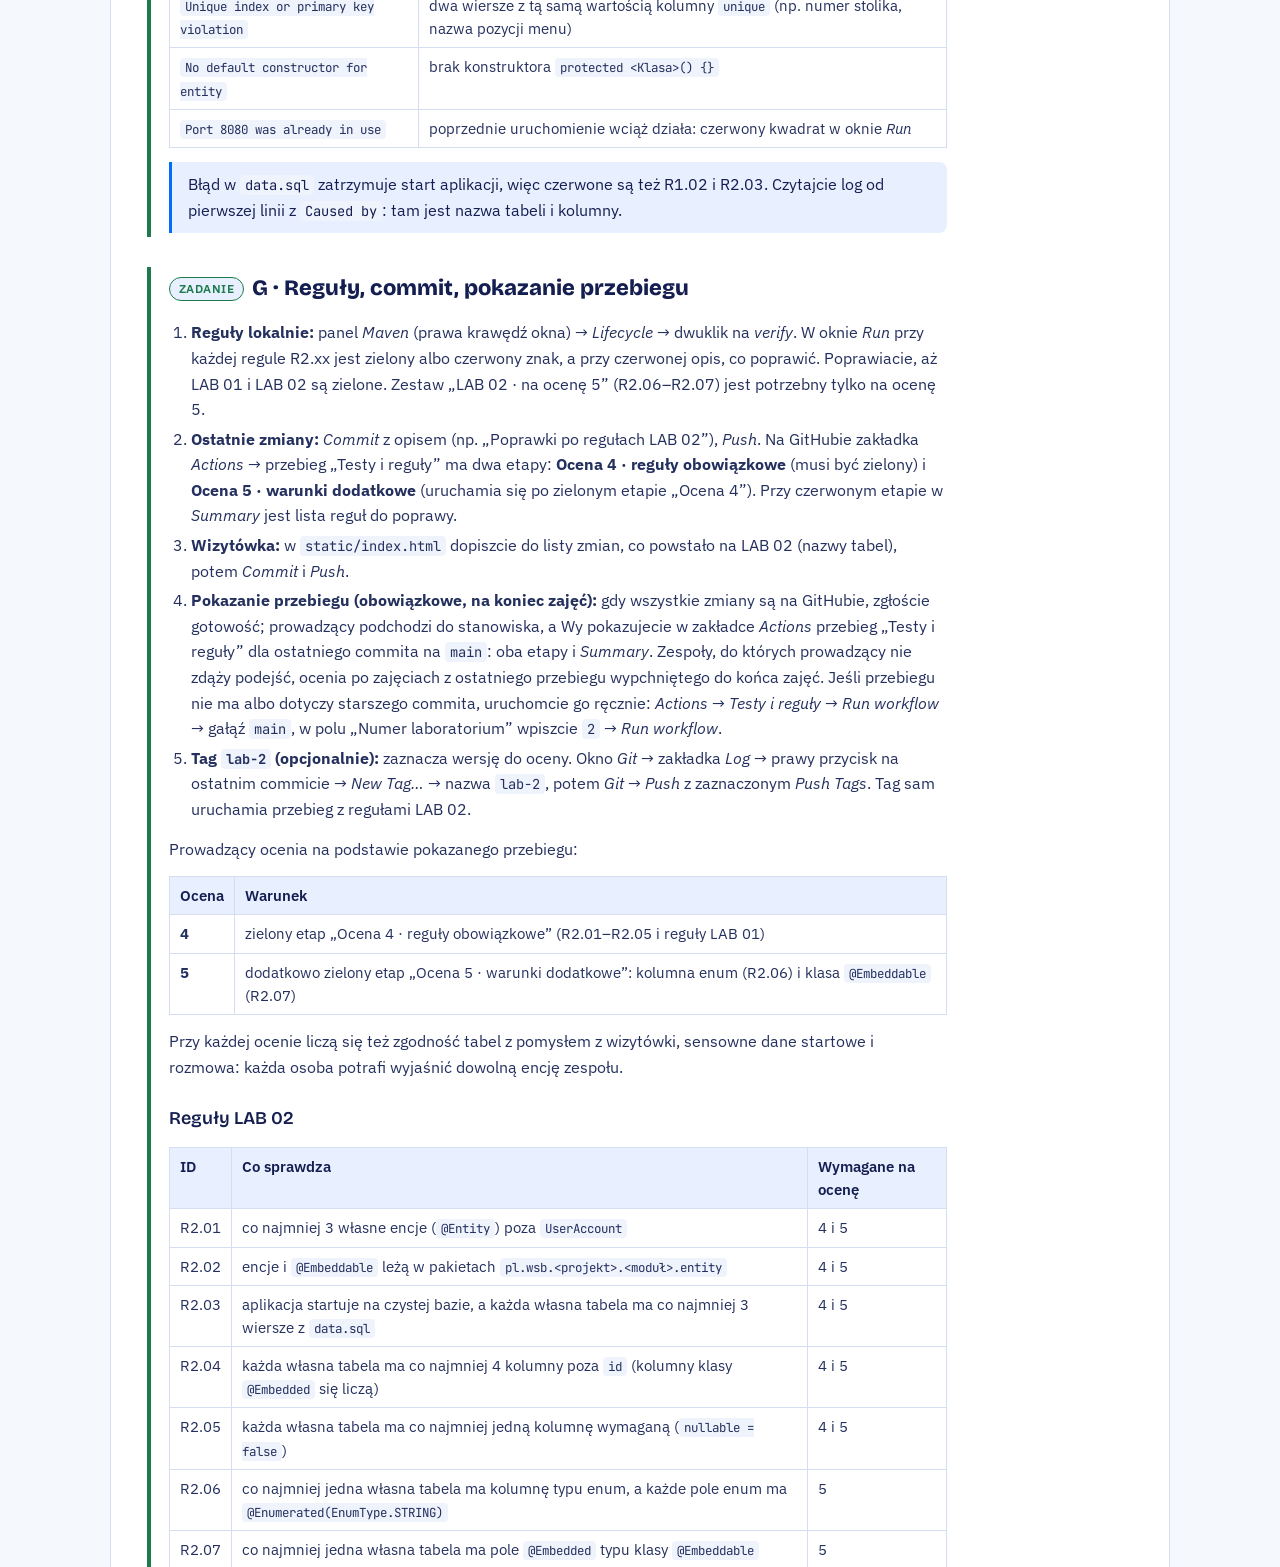
<file: docs/lab02.html>
<!doctype html>
<html lang="pl">
<head>
<meta charset="utf-8">
<meta name="viewport" content="width=device-width, initial-scale=1">
<title>LAB 02 · Encje i dane startowe · Wprowadzenie do technologii backendowych</title>
<link rel="preconnect" href="https://fonts.googleapis.com">
<link rel="preconnect" href="https://fonts.gstatic.com" crossorigin>
<link rel="stylesheet" href="https://fonts.googleapis.com/css2?family=Bricolage+Grotesque:opsz,wght@12..96,600;12..96,800&family=IBM+Plex+Sans:wght@400;500;600&family=JetBrains+Mono:wght@400;600&display=swap">
<link rel="stylesheet" href="assets/style.css">
<script>try{var t=localStorage.getItem('wdtb-theme');if(t)document.documentElement.setAttribute('data-theme',t);}catch(e){}</script>
</head>
<body>
<div class="wrap">
<div class="top">
  <a class="logo" href="index.html"><img src="assets/merito-logo.png" alt="Uniwersytet WSB Merito Wrocław"></a>
  <nav class="jump" aria-label="Dokumentacja"><a href="index.html">Start</a><a href="lab01.html">LAB 01</a><a href="lab02.html" aria-current="page">LAB 02</a><a href="lab03.html">LAB 03</a><a href="wymagania.html">Wymagania</a><a href="zasady.html">Zasady</a><a href="reguly.html">Reguły</a><a href="pomysl.html">Pomysł</a><a href="zespol.html">Praca w zespole</a><a href="roadmapa.html">Roadmapa</a><button class="theme-toggle" type="button" aria-label="Przełącz motyw jasny lub ciemny">Motyw</button></nav>
</div>
<main class="doc"><article class="md">
<h1>LAB 02 · Encje i dane startowe: pierwsze tabele projektu</h1>
<blockquote>
<p><strong>Zajęcia są oceniane.</strong> Ocenę wystawia prowadzący na koniec zajęć na podstawie przebiegu w GitHub Actions,
który zespół mu pokazuje (krok G).
Zielony etap „Ocena 4” (reguły R2.01–R2.05) to warunek konieczny. Na ocenę 5 zielony musi być też etap „Ocena 5”
(R2.06–R2.07: kolumna enum i klasa <code>@Embeddable</code>). Szczegóły w części G.</p>
<p><strong>Pracujemy na zajęciach, nie w domu.</strong> Na koniec zajęć projekt ma <strong>3 własne tabele z Waszego pomysłu</strong> jako encje JPA,
<strong>przykładowe dane</strong> w każdej z nich (polecenia <code>insert</code> w <code>data.sql</code>) i sprawdzone wiersze w konsoli H2. Relacji między tabelami jeszcze nie dodajecie.</p>
<p><strong>Pracujemy na jednym laptopie.</strong> Zespół siada przy komputerze osoby hostującej, jak na LAB 01.
Pracujecie razem nad każdą tabelą (krok C3).</p>
</blockquote>
<blockquote>
<p><strong>Prezentacja wizytówki przy stanowisku.</strong> W trakcie pracy prowadzący podchodzi do każdego zespołu, a zespół pokazuje
na <strong>http://localhost:8080</strong> wizytówkę projektu z LAB 01 (2 minuty, część A). Wizytówka musi już być w repozytorium
zespołu na GitHubie, nie tylko na jednym komputerze.</p>
</blockquote>
<p>Materiały: wykład JPA z części wykładowej przedmiotu (encje, adnotacje, relacje) oraz
<a href="index.html">strona główna dokumentacji</a> (sekcja „JPA i Hibernate”, diagram warstw).
Aktualna dokumentacja: <a href="https://wkoszela.github.io/WdTB-2026-Backend--projectname--/" target="_blank" rel="noopener">wkoszela.github.io/WdTB-2026-Backend--projectname--</a>.
Te same strony są w katalogu <code>docs/</code> po pobraniu nowych materiałów (krok C1).</p>
<h2>Plan zajęć</h2>
<p class="legend"><span class="tag theory">Teoria</span>do przeczytania i omówienia, nic nie zmieniacie w kodzie. <span class="tag task">Zadanie</span>wykonujecie w IntelliJ i na GitHubie.</p>
<ol class="agenda">
<li><span class="tag theory">Teoria</span><strong>B · Wprowadzenie:</strong> prowadzący omawia B1 i B3; B2 i B4 to ściąga na czas pracy</li>
<li><span class="tag task">Zadanie</span><strong>C · Aktualizacja projektu:</strong> Sync fork, <code>lab=2</code>, praca na jednym laptopie</li>
<li><span class="tag task">Zadanie</span><strong>D–F · Praca zespołu:</strong> wybór 3 tabel, encje, <code>insert</code> w <code>data.sql</code>, konsola H2</li>
<li><span class="tag task">Zadanie</span><strong>A · Prezentacja wizytówki</strong> w trakcie pracy: prowadzący podchodzi do każdego zespołu, 2 minuty przy Waszym laptopie</li>
<li><span class="tag task">Zadanie</span><strong>G · Reguły, commit, pokazanie przebiegu</strong> na koniec zajęć</li>
</ol>
<section class="part task">
<h2><span class="tag task">Zadanie</span>A · Prezentacja wizytówek</h2>
<p>Prezentacja odbywa się <strong>przy Waszym stanowisku, w trakcie pracy</strong>: prowadzący podchodzi kolejno do zespołów.
Zanim podejdzie, miejcie uruchomioną aplikację (zielona strzałka obok <code>main</code> w klasie <code>&lt;NazwaProjektu&gt;Application</code>)
i otwartą stronę <strong>http://localhost:8080</strong>. Na stronie nie może zostać żaden znacznik <code>[uzupełnij]</code>.
W 2 minuty zespół przedstawia na podstawie wizytówki:</p>
<ol>
<li><strong>autorów pomysłu:</strong> każda osoba mówi krótko o sobie (kim jest, czym się interesuje, co już potrafi),</li>
<li><strong>pomysł:</strong> problem, dla kogo jest rozwiązanie, trzy najważniejsze funkcje,</li>
<li><strong>zmiany wprowadzone na LAB 01.</strong></li>
</ol>
</section>
<section class="part theory">
<h2><span class="tag theory">Teoria</span>B · Wprowadzenie: encje, typy kolumn, @Embeddable</h2>
<p>Na zajęciach prowadzący omawia B1 i B3 (ok. 10 minut). B2 i B4 to ściąga: wracacie do nich w trakcie pracy.</p>
<h3>B1. Encja to klasa, która opisuje tabelę</h3>
<p>Na LAB 01 widzieliście w oknie <em>Run</em> polecenie <code>create table user_account</code>. Hibernate wygenerował je
z klasy <code>UserAccount</code>. Tak działa JPA: <strong>klasa ↔ tabela, pole ↔ kolumna, obiekt ↔ wiersz</strong>.
Otwórzcie <code>account/domain/UserAccount.java</code> i porównajcie z tabelą w konsoli H2:</p>
<div class="tbl"><table>
<thead>
<tr>
<th>Adnotacja</th>
<th>Znaczenie</th>
<th>W <code>UserAccount</code></th>
</tr>
</thead>
<tbody>
<tr>
<td><code>@Entity</code></td>
<td>klasa jest encją: Hibernate tworzy dla niej tabelę</td>
<td>nad klasą</td>
</tr>
<tr>
<td><code>@Table(name = "…")</code></td>
<td>nazwa tabeli w bazie (małe litery, podkreślenia)</td>
<td><code>user_account</code></td>
</tr>
<tr>
<td><code>@Id</code> + <code>@GeneratedValue(strategy = IDENTITY)</code></td>
<td>klucz główny; numer nadaje baza (1, 2, 3…)</td>
<td><code>Long id</code></td>
</tr>
<tr>
<td><code>@Column(name, nullable, unique, length)</code></td>
<td>nazwa i ograniczenia kolumny</td>
<td><code>email</code>: wymagany, unikalny, 120 znaków</td>
</tr>
<tr>
<td><code>@Enumerated(EnumType.STRING)</code></td>
<td>enum zapisany jako tekst (<code>'ADMIN'</code>), a nie numer pozycji</td>
<td><code>AccountRole role</code></td>
</tr>
<tr>
<td>konstruktor <code>protected</code> bez argumentów</td>
<td>wymaga go Hibernate; drugi, publiczny, służy Wam</td>
<td><code>protected UserAccount() {}</code></td>
</tr>
</tbody>
</table></div>
<h3>B2. Typy kolumn</h3>
<div class="tbl"><table>
<thead>
<tr>
<th>Dane</th>
<th>Typ pola w Javie</th>
<th>Uwagi</th>
</tr>
</thead>
<tbody>
<tr>
<td>tekst</td>
<td><code>String</code></td>
<td>zawsze z <code>length</code>, np. 60 lub 120</td>
</tr>
<tr>
<td>liczby całkowite, ilości</td>
<td><code>Integer</code>, <code>Long</code></td>
<td>liczba miejsc, sztuk, punktów</td>
</tr>
<tr>
<td>kwoty, ceny, oceny dziesiętne</td>
<td><code>BigDecimal</code></td>
<td><strong>nigdy <code>double</code> ani <code>float</code></strong>: <code>0.1 + 0.2</code> daje <code>0.30000000000000004</code>;
   kolumna <code>precision = 10, scale = 2</code></td>
</tr>
<tr>
<td>data, data z godziną</td>
<td><code>LocalDate</code>, <code>LocalDateTime</code></td>
<td>w <code>data.sql</code>: <code>'2026-11-14'</code>, <code>'2026-11-14 18:00:00'</code></td>
</tr>
<tr>
<td>status, typ, kategoria ze stałej listy</td>
<td><code>enum</code></td>
<td>zawsze z <code>@Enumerated(EnumType.STRING)</code></td>
</tr>
<tr>
<td>tak / nie</td>
<td><code>Boolean</code></td>
<td>np. <code>active</code></td>
</tr>
</tbody>
</table></div>
<h3>B3. Przykład: trzy encje kawiarni</h3>
<p>Tak wyglądają trzy tabele bez relacji dla kawiarni z LAB 01. To wzór: Wy w części E tworzycie tabele <strong>ze swojego projektu</strong>.
Każda encja leży w pakiecie swojego modułu: <code>seating.entity</code>, <code>menu.entity</code>, <code>guest.entity</code>.</p>
<p><strong>Stolik</strong>, klasa <code>CafeTable</code> (nazwa <code>Table</code> jest zajęta przez adnotację JPA):</p>
<pre><code>package pl.wsb.kawiarnia.seating.entity;

import jakarta.persistence.*;

@Entity
@Table(name = "cafe_table")
public class CafeTable {

    @Id
    @GeneratedValue(strategy = GenerationType.IDENTITY)
    private Long id;

    @Column(name = "number", nullable = false, unique = true)
    private Integer number;

    @Column(name = "seats", nullable = false)
    private Integer seats;

    @Column(name = "room", nullable = false, length = 40)
    private String room;

    @Column(name = "active", nullable = false)
    private Boolean active;                  // stolik w użyciu

    protected CafeTable() {
    }

    public CafeTable(Integer number, Integer seats, String room, Boolean active) {
        this.number = number;
        this.seats = seats;
        this.room = room;
        this.active = active;
    }

    // gettery: Code → Generate… → Getter → zaznaczcie wszystkie pola
}
</code></pre>
<p>Hibernate generuje z tej klasy:</p>
<pre><code>create table cafe_table (
    active boolean not null,
    number integer not null unique,
    seats integer not null,
    id bigint generated by default as identity,
    room varchar(40) not null,
    primary key (id)
)
</code></pre>
<p><strong>Pozycja menu</strong> ma kategorię ze stałej listy (enum) i cenę (kwota). Najpierw enum <code>MenuCategory</code>:</p>
<pre><code>package pl.wsb.kawiarnia.menu.entity;

public enum MenuCategory {
    COFFEE, TEA, CAKE
}
</code></pre>
<p>Potem encja <code>MenuItem</code>:</p>
<pre><code>@Entity
@Table(name = "menu_item")
public class MenuItem {

    @Id
    @GeneratedValue(strategy = GenerationType.IDENTITY)
    private Long id;

    @Column(name = "name", nullable = false, unique = true, length = 60)
    private String name;

    @Enumerated(EnumType.STRING)
    @Column(name = "category", nullable = false, length = 20)
    private MenuCategory category;

    @Column(name = "price", nullable = false, precision = 10, scale = 2)
    private BigDecimal price;

    @Column(name = "available", nullable = false)
    private Boolean available;

    protected MenuItem() {
    }

    // konstruktor z polami i gettery: Code → Generate…
}
</code></pre>
<p>W logu enum jest tekstem, a cena liczbą z dwoma miejscami po przecinku. Z <code>double</code> byłoby <code>float(53)</code>,
czyli zaokrąglenia przy każdym dodawaniu:</p>
<pre><code>create table menu_item (
    available boolean not null,
    price numeric(10,2) not null,
    id bigint generated by default as identity,
    name varchar(60) not null unique,
    category enum ('CAKE','COFFEE','TEA') not null,
    primary key (id)
)
</code></pre>
<p><strong>Gość</strong>, klasa <code>Guest</code>, ma datę i kolumnę opcjonalną: telefon nie jest wymagany, więc nie ma <code>nullable = false</code>.
Adres to osobna klasa wbudowana, opisana w B4:</p>
<pre><code>@Entity
@Table(name = "guest")
public class Guest {

    @Id
    @GeneratedValue(strategy = GenerationType.IDENTITY)
    private Long id;

    @Column(name = "full_name", nullable = false, length = 80)
    private String fullName;

    @Column(name = "phone", length = 20)
    private String phone;

    @Column(name = "registered_on", nullable = false)
    private LocalDate registeredOn;

    @Embedded
    private Address address;               // klasa wbudowana z B4

    protected Guest() {
    }

    // konstruktor z polami i gettery: Code → Generate…
}
</code></pre>
<p>Dane startowe dla tych trzech tabel w <code>data.sql</code>:</p>
<pre><code>-- ===== LAB 02 · cafe_table =====
insert into cafe_table (number, seats, room, active) values
    (1, 2, 'sala główna', true),
    (2, 4, 'sala główna', true),
    (3, 6, 'ogródek',     false);

-- ===== LAB 02 · menu_item =====
insert into menu_item (name, category, price, available) values
    ('Espresso',        'COFFEE',  9.00, true),
    ('Herbata zielona', 'TEA',    11.50, true),
    ('Sernik',          'CAKE',   16.00, false);

-- ===== LAB 02 · guest =====
insert into guest (full_name, phone, registered_on, street, city, postal_code) values
    ('Anna Kowalska',  '600100200', '2026-10-01', 'Ruska 12',      'Wrocław', '50-079'),
    ('Jan Nowak',      null,        '2026-10-12', null,            null,      null),
    ('Ewa Wiśniewska', '600500600', '2026-10-20', 'Świdnicka 3/4', 'Wrocław', '50-066');
</code></pre>
<h3>B4. Klasa wbudowana: @Embeddable</h3>
<p>Czasem kilka kolumn tworzy całość, np. adres: ulica, miasto, kod pocztowy. Zamiast trzech luźnych pól w encji
tworzy się małą klasę z <code>@Embeddable</code> i używa jej w encji jako pola z <code>@Embedded</code>.
Klasa wbudowana <strong>nie jest osobną tabelą</strong>: jej kolumny trafiają do tabeli encji, która jej używa.</p>
<pre><code>@Embeddable
public class Address {

    @Column(name = "street", length = 80)
    private String street;

    @Column(name = "city", length = 40)
    private String city;

    @Column(name = "postal_code", length = 6)
    private String postalCode;

    protected Address() {
    }
}
</code></pre>
<p>W encji <code>Guest</code> wystarczy pole <code>@Embedded private Address address;</code>. Hibernate tworzy jedną tabelę <code>guest</code>,
w której są też kolumny adresu:</p>
<pre><code>create table guest (
    registered_on date not null,
    postal_code varchar(6),
    id bigint generated by default as identity,
    phone varchar(20),
    city varchar(40),
    full_name varchar(80) not null,
    street varchar(80),
    primary key (id)
)
</code></pre>
<div class="tbl"><table>
<thead>
<tr>
<th></th>
<th><code>@Entity</code></th>
<th><code>@Embeddable</code></th>
</tr>
</thead>
<tbody>
<tr>
<td>własna tabela</td>
<td>tak</td>
<td>nie, kolumny w tabeli encji</td>
</tr>
<tr>
<td>własne <code>id</code></td>
<td>tak</td>
<td>nie</td>
</tr>
<tr>
<td>przykłady</td>
<td>stolik, produkt, klient</td>
<td>adres, okres od–do, kwota z walutą, dane kontaktowe</td>
</tr>
</tbody>
</table></div>
<p>Klasa <code>@Embeddable</code> leży w tym samym pakiecie <code>&lt;moduł&gt;.entity</code> co encja (R2.02). Nie liczy się jako jedna z 3 tabel, ale jej kolumny liczą się do kolumn tabeli encji (R2.04). Na ocenę 5 co najmniej jedna encja ma pole <code>@Embedded</code> (R2.07).</p>
</section>
<section class="part task">
<h2><span class="tag task">Zadanie</span>C · Aktualizacja projektu</h2>
<h3>C1. Nowe materiały z szablonu</h3>
<p>Przed zajęciami w szablonie pojawiły się instrukcja LAB 02 i reguły R2.01–R2.07. Pobieracie je do forka:</p>
<ol>
<li>Na stronie forka na GitHubie: <strong>Sync fork → Update branch</strong>.</li>
<li>Na laptopie w IntelliJ: <em>Git → Pull</em>.</li>
</ol>
<blockquote>
<p><strong>Gdy GitHub pokaże konflikt przy Sync fork:</strong> nie klikajcie <em>Discard commits</em>, to usunęłoby Waszą pracę z LAB 01.
Zgłoście to prowadzącemu; rozwiążecie to razem w IntelliJ. Konflikt zdarza się tylko wtedy, gdy zespół zmienił plik, który
zmienił się też w szablonie (np. <code>README.md</code>). Prowadzący nie zmienia w szablonie plików, które edytujecie
zgodnie z instrukcją: <code>pom.xml</code>, <code>data.sql</code>, <code>static/index.html</code> ani Waszych pakietów.
Dlatego przy tych plikach konfliktu nie będzie.</p>
</blockquote>
<h3>C2. Włączenie reguł LAB 02</h3>
<p>W <code>pom.xml</code> zmieńcie <code>&lt;lab&gt;1&lt;/lab&gt;</code> na <code>&lt;lab&gt;2&lt;/lab&gt;</code>
i od razu wyślijcie zmianę: <em>Git → Commit</em> z opisem „LAB 02: reguły”, potem <em>Push</em>.</p>
<p>Od tej chwili <em>Maven → Lifecycle → verify</em> uruchamia też reguły LAB 02. Na starcie wszystkie są czerwone: to lista zadań na dziś.</p>
<h3>C3. Praca na jednym laptopie</h3>
<p>Wszyscy pracujecie na tej samej kopii projektu, więc konfliktów między Wami nie będzie.</p>
<ol>
<li><strong>Praca zespołowa.</strong> Tabele wymyślacie i piszecie razem. Kto siedzi przy klawiaturze, ustalacie sami;
   pozostałe osoby podpowiadają i sprawdzają z instrukcją.</li>
<li><strong>Małe commity.</strong> Po każdej działającej encji: uruchomienie aplikacji, <em>Commit</em>, <em>Push</em>.</li>
<li><strong><code>data.sql</code> ma sekcje.</strong> Na początku części F dopiszcie nagłówek sekcji dla każdej tabeli:
<pre><code>-- ===== LAB 02 · &lt;tabela 1&gt; =====

-- ===== LAB 02 · &lt;tabela 2&gt; =====

-- ===== LAB 02 · &lt;tabela 3&gt; =====
</code></pre></li>
<li><strong>Nikt nie edytuje</strong> <code>src/test/java/pl/wsb/rules</code> ani <code>.github/workflows</code>.</li>
</ol>
</section>
<section class="part task">
<h2><span class="tag task">Zadanie</span>D · Wybór tabel</h2>
<p>Na podstawie tematu Waszego projektu sami wybierzcie <strong>3 tabele</strong>. Jeśli któraś tabela powinna wskazywać na inną
(np. rezerwacja na stolik), na razie <strong>nie budujcie relacji</strong>: pomińcie kolumnę klucza obcego, dojdzie na kolejnych zajęciach.
Dla każdej tabeli ustalcie:</p>
<ol>
<li><strong>nazwę klasy i tabeli</strong> po angielsku, np. <code>MenuItem</code> i <code>menu_item</code>,</li>
<li><strong>co najmniej 4 kolumny poza <code>id</code></strong> z typami z części B2 (R2.04), w tym co najmniej jedna wymagana,
   czyli z <code>nullable = false</code> (R2.05),</li>
<li><strong>moduł</strong>, czyli pakiet, do którego trafi encja: jedno słowo, małe litery, po angielsku, np. <code>menu</code>,</li>
<li><strong>co najmniej 3 przykładowe wiersze</strong>, sensowne dla Waszego tematu: wpiszecie je w części F (R2.03).</li>
</ol>
<p><strong>Na ocenę 5</strong> dodatkowo: w co najmniej jednej tabeli kolumna typu enum z <code>@Enumerated(EnumType.STRING)</code>, np. status albo kategoria (R2.06),
i w co najmniej jednej tabeli klasa wbudowana <code>@Embeddable</code>, np. adres albo okres od–do (R2.07). Wzór w częściach B3 i B4.</p>
<p>Nie rysujecie schematu, od razu piszecie kod.</p>
</section>
<section class="part task">
<h2><span class="tag task">Zadanie</span>E · Encje Waszego projektu</h2>
<p>Tworzycie <strong>własne</strong> 3 tabele z części D. Wzorem są encje kawiarni z części B3. Nazwy klas, pól i pakietów
po angielsku, jak w <code>UserAccount</code>. Pracujecie razem całym zespołem (C3).</p>
<h3>E1. Pakiety modułów</h3>
<p>Prawy przycisk na pakiecie <code>pl.wsb.&lt;projekt&gt;</code> → <em>New → Package</em> → wpiszcie <code>&lt;moduł&gt;.entity</code>,
np. <code>menu.entity</code> (IntelliJ utworzy oba poziomy). Tak samo dla pozostałych modułów z części D (R2.02).
Gotowa klasa <code>UserAccount</code> zostaje w <code>account.domain</code>.</p>
<h3>E2. Enum (na ocenę 5 w co najmniej jednej tabeli)</h3>
<p>Prawy przycisk na <code>&lt;moduł&gt;.entity</code> → <em>New → Java Class</em> → <em>Enum</em> → nazwa, np. <code>Category</code> albo <code>Status</code>.
Stałe wielkimi literami, jak <code>MenuCategory</code> w B3. W encji pole enum zawsze z <code>@Enumerated(EnumType.STRING)</code> (R2.06).
Na ocenę 4 ten krok możecie pominąć.</p>
<h3>E3. Encja</h3>
<p>Prawy przycisk na <code>&lt;moduł&gt;.entity</code> → <em>New → Java Class</em> → nazwa klasy. Szkielet, który uzupełniacie swoimi kolumnami:</p>
<pre><code>package pl.wsb.&lt;projekt&gt;.&lt;moduł&gt;.entity;

import jakarta.persistence.*;

@Entity
@Table(name = "&lt;nazwa_tabeli&gt;")
public class &lt;NazwaKlasy&gt; {

    @Id
    @GeneratedValue(strategy = GenerationType.IDENTITY)
    private Long id;

    @Column(name = "&lt;kolumna&gt;", nullable = false, length = 60)
    private String &lt;pole&gt;;

    // co najmniej 4 kolumny poza id: typy z części B2, enum z @Enumerated(EnumType.STRING), kwoty w BigDecimal

    protected &lt;NazwaKlasy&gt;() {
    }
}
</code></pre>
<ul>
<li><strong>Czerwona adnotacja:</strong> <em>Alt+Enter → Import class</em> (pakiet <code>jakarta.persistence</code>).</li>
<li><strong>Konstruktor z polami i gettery:</strong> <em>Code → Generate…</em> (macOS <kbd>⌘N</kbd>, Windows <kbd>Alt+Insert</kbd>). Setterów nie generujcie.</li>
<li><strong>Grupa kolumn</strong>, np. adres: klasa <code>@Embeddable</code> jak w B4. Na ocenę 4 opcjonalna, na ocenę 5 wymagana w co najmniej jednej tabeli (R2.07).</li>
</ul>
<h3>E4. Sprawdzenie i commit</h3>
<ol>
<li><em>Rerun</em> w oknie <em>Run</em>. W logu znajdźcie <code>create table &lt;nazwa_tabeli&gt;</code> i sprawdźcie kolumny i typy.</li>
<li><em>Git → Commit</em> z opisem, np. „Encja pozycji menu”, potem <em>Push</em>.</li>
<li>Kolejna tabela: znowu od kroku E2.</li>
</ol>
</section>
<section class="part task">
<h2><span class="tag task">Zadanie</span>F · Dane startowe i konsola H2</h2>
<h3>F1. Przykładowe dane: insert w data.sql</h3>
<p>Hibernate tworzy tabele od nowa przy każdym starcie, a potem Spring Boot wykonuje <code>src/main/resources/data.sql</code>.
Do <strong>każdej</strong> Waszej tabeli dopiszcie polecenie <code>insert</code> z co najmniej 3 przykładowymi wierszami, w sekcji tej tabeli (C3)
na końcu pliku, pod kontami z LAB 01. Wzór jest w części B3. Zasady:</p>
<ul>
<li><strong>Bez <code>id</code>:</strong> baza numeruje wiersze sama, od 1.</li>
<li><strong>Nazwy kolumn</strong> dokładnie jak w <code>@Column(name)</code>; enumy jako tekst w apostrofach (np. <code>'COFFEE'</code>);
   daty jako <code>'2026-10-01'</code>; kwoty z kropką (<code>9.00</code>).</li>
<li><strong>Dane sensowne dla Waszego tematu</strong>, nie „test1”, „test2”. Reguła R2.03 sprawdza, że każda tabela ma co najmniej 3 wiersze.</li>
</ul>
<pre><code>-- ===== LAB 02 · &lt;nazwa_tabeli&gt; =====
insert into &lt;nazwa_tabeli&gt; (&lt;kolumna1&gt;, &lt;kolumna2&gt;, &lt;kolumna3&gt;) values
    (…, …, …),
    (…, …, …),
    (…, …, …);
</code></pre>
<h3>F2. Sprawdzenie w konsoli H2</h3>
<p>Po <em>Rerun</em> otwórzcie <strong>http://localhost:8080/h2-console</strong> (JDBC URL <code>jdbc:h2:file:./data/wdtb</code>,
użytkownik <code>sa</code>, hasło puste). Po lewej stronie jest lista tabel: rozwińcie każdą swoją tabelę i sprawdźcie kolumny.
Potem dla każdej tabeli wykonajcie <code>select</code> i porównajcie wiersze z <code>data.sql</code>:</p>
<pre><code>select * from &lt;nazwa_tabeli&gt;;
</code></pre>
<p>Na przykładzie kawiarni: <code>select * from menu_item;</code> albo z warunkiem
<code>select name, price from menu_item where category = 'COFFEE' order by price;</code></p>
<p>Każda tabela ma pokazać tyle wierszy, ile wpisaliście. Pusta tabela oznacza brak sekcji w <code>data.sql</code> albo literówkę w nazwie tabeli.</p>
<h3>F3. Typowe błędy przy starcie</h3>
<div class="tbl"><table>
<thead>
<tr>
<th>Komunikat w logu</th>
<th>Przyczyna i poprawka</th>
</tr>
</thead>
<tbody>
<tr>
<td><code>Column "…" not found</code></td>
<td>nazwa kolumny w <code>insert</code> różni się od <code>@Column(name)</code></td>
</tr>
<tr>
<td><code>Table "…" not found</code></td>
<td>klasa bez <code>@Entity</code> albo poza pakietem <code>pl.wsb.&lt;projekt&gt;</code>; inna nazwa w <code>@Table(name)</code></td>
</tr>
<tr>
<td><code>NULL not allowed for column "…"</code></td>
<td>kolumna z <code>nullable = false</code> pominięta w <code>insert</code></td>
</tr>
<tr>
<td><code>Unique index or primary key violation</code></td>
<td>dwa wiersze z tą samą wartością kolumny <code>unique</code> (np. numer stolika, nazwa pozycji menu)</td>
</tr>
<tr>
<td><code>No default constructor for entity</code></td>
<td>brak konstruktora <code>protected &lt;Klasa&gt;() {}</code></td>
</tr>
<tr>
<td><code>Port 8080 was already in use</code></td>
<td>poprzednie uruchomienie wciąż działa: czerwony kwadrat w oknie <em>Run</em></td>
</tr>
</tbody>
</table></div>
<blockquote>
<p>Błąd w <code>data.sql</code> zatrzymuje start aplikacji, więc czerwone są też R1.02 i R2.03. Czytajcie log od pierwszej linii
z <code>Caused by</code>: tam jest nazwa tabeli i kolumny.</p>
</blockquote>
</section>
<section class="part task">
<h2><span class="tag task">Zadanie</span>G · Reguły, commit, pokazanie przebiegu</h2>
<ol>
<li><strong>Reguły lokalnie:</strong> panel <em>Maven</em> (prawa krawędź okna) → <em>Lifecycle</em> → dwuklik na <em>verify</em>.
   W oknie <em>Run</em> przy każdej regule R2.xx jest zielony albo czerwony znak, a przy czerwonej opis, co poprawić.
   Poprawiacie, aż LAB 01 i LAB 02 są zielone. Zestaw „LAB 02 · na ocenę 5” (R2.06–R2.07) jest potrzebny tylko na ocenę 5.</li>
<li><strong>Ostatnie zmiany:</strong> <em>Commit</em> z opisem (np. „Poprawki po regułach LAB 02”), <em>Push</em>.
   Na GitHubie zakładka <em>Actions</em> → przebieg „Testy i reguły” ma dwa etapy:
   <strong>Ocena 4 · reguły obowiązkowe</strong> (musi być zielony) i <strong>Ocena 5 · warunki dodatkowe</strong>
   (uruchamia się po zielonym etapie „Ocena 4”). Przy czerwonym etapie w <em>Summary</em> jest lista reguł do poprawy.</li>
<li><strong>Wizytówka:</strong> w <code>static/index.html</code> dopiszcie do listy zmian, co powstało na LAB 02 (nazwy tabel),
   potem <em>Commit</em> i <em>Push</em>.</li>
<li><strong>Pokazanie przebiegu (obowiązkowe, na koniec zajęć):</strong> gdy wszystkie zmiany są na GitHubie, zgłoście gotowość; prowadzący
   podchodzi do stanowiska, a Wy pokazujecie w zakładce <em>Actions</em> przebieg „Testy i reguły” dla ostatniego commita na <code>main</code>:
   oba etapy i <em>Summary</em>. Zespoły, do których prowadzący nie zdąży podejść, ocenia po zajęciach z ostatniego przebiegu
   wypchniętego do końca zajęć.
   Jeśli przebiegu nie ma albo dotyczy starszego commita, uruchomcie go ręcznie: <em>Actions</em> → <em>Testy i reguły</em> → <em>Run workflow</em> → gałąź <code>main</code>, w polu „Numer laboratorium” wpiszcie <code>2</code> → <em>Run workflow</em>.</li>
<li><strong>Tag <code>lab-2</code> (opcjonalnie):</strong> zaznacza wersję do oceny. Okno <em>Git</em> → zakładka <em>Log</em> →
   prawy przycisk na ostatnim commicie → <em>New Tag…</em> → nazwa <code>lab-2</code>, potem <em>Git → Push</em> z zaznaczonym
   <em>Push Tags</em>. Tag sam uruchamia przebieg z regułami LAB 02.</li>
</ol>
<p>Prowadzący ocenia na podstawie pokazanego przebiegu:</p>
<div class="tbl"><table>
<thead>
<tr>
<th>Ocena</th>
<th>Warunek</th>
</tr>
</thead>
<tbody>
<tr>
<td><strong>4</strong></td>
<td>zielony etap „Ocena 4 · reguły obowiązkowe” (R2.01–R2.05 i reguły LAB 01)</td>
</tr>
<tr>
<td><strong>5</strong></td>
<td>dodatkowo zielony etap „Ocena 5 · warunki dodatkowe”: kolumna enum (R2.06) i klasa <code>@Embeddable</code> (R2.07)</td>
</tr>
</tbody>
</table></div>
<p>Przy każdej ocenie liczą się też zgodność tabel z pomysłem z wizytówki, sensowne dane startowe i rozmowa:
każda osoba potrafi wyjaśnić dowolną encję zespołu.</p>
<h3>Reguły LAB 02</h3>
<div class="tbl"><table>
<thead>
<tr>
<th>ID</th>
<th>Co sprawdza</th>
<th>Wymagane na ocenę</th>
</tr>
</thead>
<tbody>
<tr>
<td>R2.01</td>
<td>co najmniej 3 własne encje (<code>@Entity</code>) poza <code>UserAccount</code></td>
<td>4 i 5</td>
</tr>
<tr>
<td>R2.02</td>
<td>encje i <code>@Embeddable</code> leżą w pakietach <code>pl.wsb.&lt;projekt&gt;.&lt;moduł&gt;.entity</code></td>
<td>4 i 5</td>
</tr>
<tr>
<td>R2.03</td>
<td>aplikacja startuje na czystej bazie, a każda własna tabela ma co najmniej 3 wiersze z <code>data.sql</code></td>
<td>4 i 5</td>
</tr>
<tr>
<td>R2.04</td>
<td>każda własna tabela ma co najmniej 4 kolumny poza <code>id</code> (kolumny klasy <code>@Embedded</code> się liczą)</td>
<td>4 i 5</td>
</tr>
<tr>
<td>R2.05</td>
<td>każda własna tabela ma co najmniej jedną kolumnę wymaganą (<code>nullable = false</code>)</td>
<td>4 i 5</td>
</tr>
<tr>
<td>R2.06</td>
<td>co najmniej jedna własna tabela ma kolumnę typu enum, a każde pole enum ma <code>@Enumerated(EnumType.STRING)</code></td>
<td>5</td>
</tr>
<tr>
<td>R2.07</td>
<td>co najmniej jedna własna tabela ma pole <code>@Embedded</code> typu klasy <code>@Embeddable</code></td>
<td>5</td>
</tr>
</tbody>
</table></div>
<p>Reguły są generyczne: patrzą na adnotacje i pakiety, nie na nazwy Waszych tabel. Gdy coś jest czerwone, komunikat przy regule
mówi, którą klasę lub tabelę poprawić.</p>
</section>
</article></main>

<footer>
  <span>Wprowadzenie do technologii backendowych · laboratoria</span>
  <span class="author">Materiały przygotował: <b>Wojciech Koszela</b>, prowadzący<a class="social li" href="https://www.linkedin.com/in/wkoszela/" target="_blank" rel="noopener" aria-label="Wojciech Koszela na LinkedIn"><svg viewBox="0 0 24 24" aria-hidden="true"><path d="M20.447 20.452h-3.554v-5.569c0-1.328-.027-3.037-1.852-3.037-1.853 0-2.136 1.445-2.136 2.939v5.667H9.351V9h3.414v1.561h.046c.477-.9 1.637-1.85 3.37-1.85 3.601 0 4.267 2.37 4.267 5.455v6.286zM5.337 7.433c-1.144 0-2.063-.926-2.063-2.065 0-1.138.92-2.063 2.063-2.063 1.14 0 2.064.925 2.064 2.063 0 1.139-.925 2.065-2.064 2.065zm1.782 13.019H3.555V9h3.564v11.452zM22.225 0H1.771C.792 0 0 .774 0 1.729v20.542C0 23.227.792 24 1.771 24h20.451C23.2 24 24 23.227 24 22.271V1.729C24 .774 23.2 0 22.222 0h.003z"/></svg>LinkedIn</a><a class="social gh" href="https://github.com/wkoszela" target="_blank" rel="noopener" aria-label="wkoszela na GitHub"><svg viewBox="0 0 24 24" aria-hidden="true"><path d="M12 .297c-6.63 0-12 5.373-12 12 0 5.303 3.438 9.8 8.205 11.385.6.113.82-.258.82-.577 0-.285-.01-1.04-.015-2.04-3.338.724-4.042-1.61-4.042-1.61C4.422 18.07 3.633 17.7 3.633 17.7c-1.087-.744.084-.729.084-.729 1.205.084 1.838 1.236 1.838 1.236 1.07 1.835 2.809 1.305 3.495.998.108-.776.417-1.305.76-1.605-2.665-.3-5.466-1.332-5.466-5.93 0-1.31.465-2.38 1.235-3.22-.135-.303-.54-1.523.105-3.176 0 0 1.005-.322 3.3 1.23.96-.267 1.98-.399 3-.405 1.02.006 2.04.138 3 .405 2.28-1.552 3.285-1.23 3.285-1.23.645 1.653.24 2.873.12 3.176.765.84 1.23 1.91 1.23 3.22 0 4.61-2.805 5.625-5.475 5.92.42.36.81 1.096.81 2.22 0 1.606-.015 2.896-.015 3.286 0 .315.21.69.825.57C20.565 22.092 24 17.592 24 12.297c0-6.627-5.373-12-12-12"/></svg>GitHub</a><a class="social mail" href="mailto:wojciech.koszela@wroclaw.merito.pl" aria-label="E-mail do prowadzącego"><svg viewBox="0 0 24 24" aria-hidden="true"><path d="M2 5.5A1.5 1.5 0 0 1 3.5 4h17A1.5 1.5 0 0 1 22 5.5v13a1.5 1.5 0 0 1-1.5 1.5h-17A1.5 1.5 0 0 1 2 18.5v-13zm2.2.5 7.8 6.1L19.8 6H4.2zM20 7.9l-7.4 5.8a1 1 0 0 1-1.2 0L4 7.9V18h16V7.9z"/></svg>wojciech.koszela@wroclaw.merito.pl</a></span>
  <span class="logo"><img src="assets/merito-logo.png" alt="Uniwersytet WSB Merito Wrocław"></span>
</footer>
</div>
<script>
(function () {
  var root = document.documentElement, btn = document.querySelector('.theme-toggle');
  if (!btn) return;
  function current() {
    return root.getAttribute('data-theme') ||
      (window.matchMedia && matchMedia('(prefers-color-scheme: dark)').matches ? 'dark' : 'light');
  }
  function label() { btn.textContent = current() === 'dark' ? '☀ Jasny' : '☾ Ciemny'; }
  btn.addEventListener('click', function () {
    var next = current() === 'dark' ? 'light' : 'dark';
    root.setAttribute('data-theme', next);
    try { localStorage.setItem('wdtb-theme', next); } catch (e) {}
    label();
  });
  label();
})();
</script>
</body>
</html>
</file>
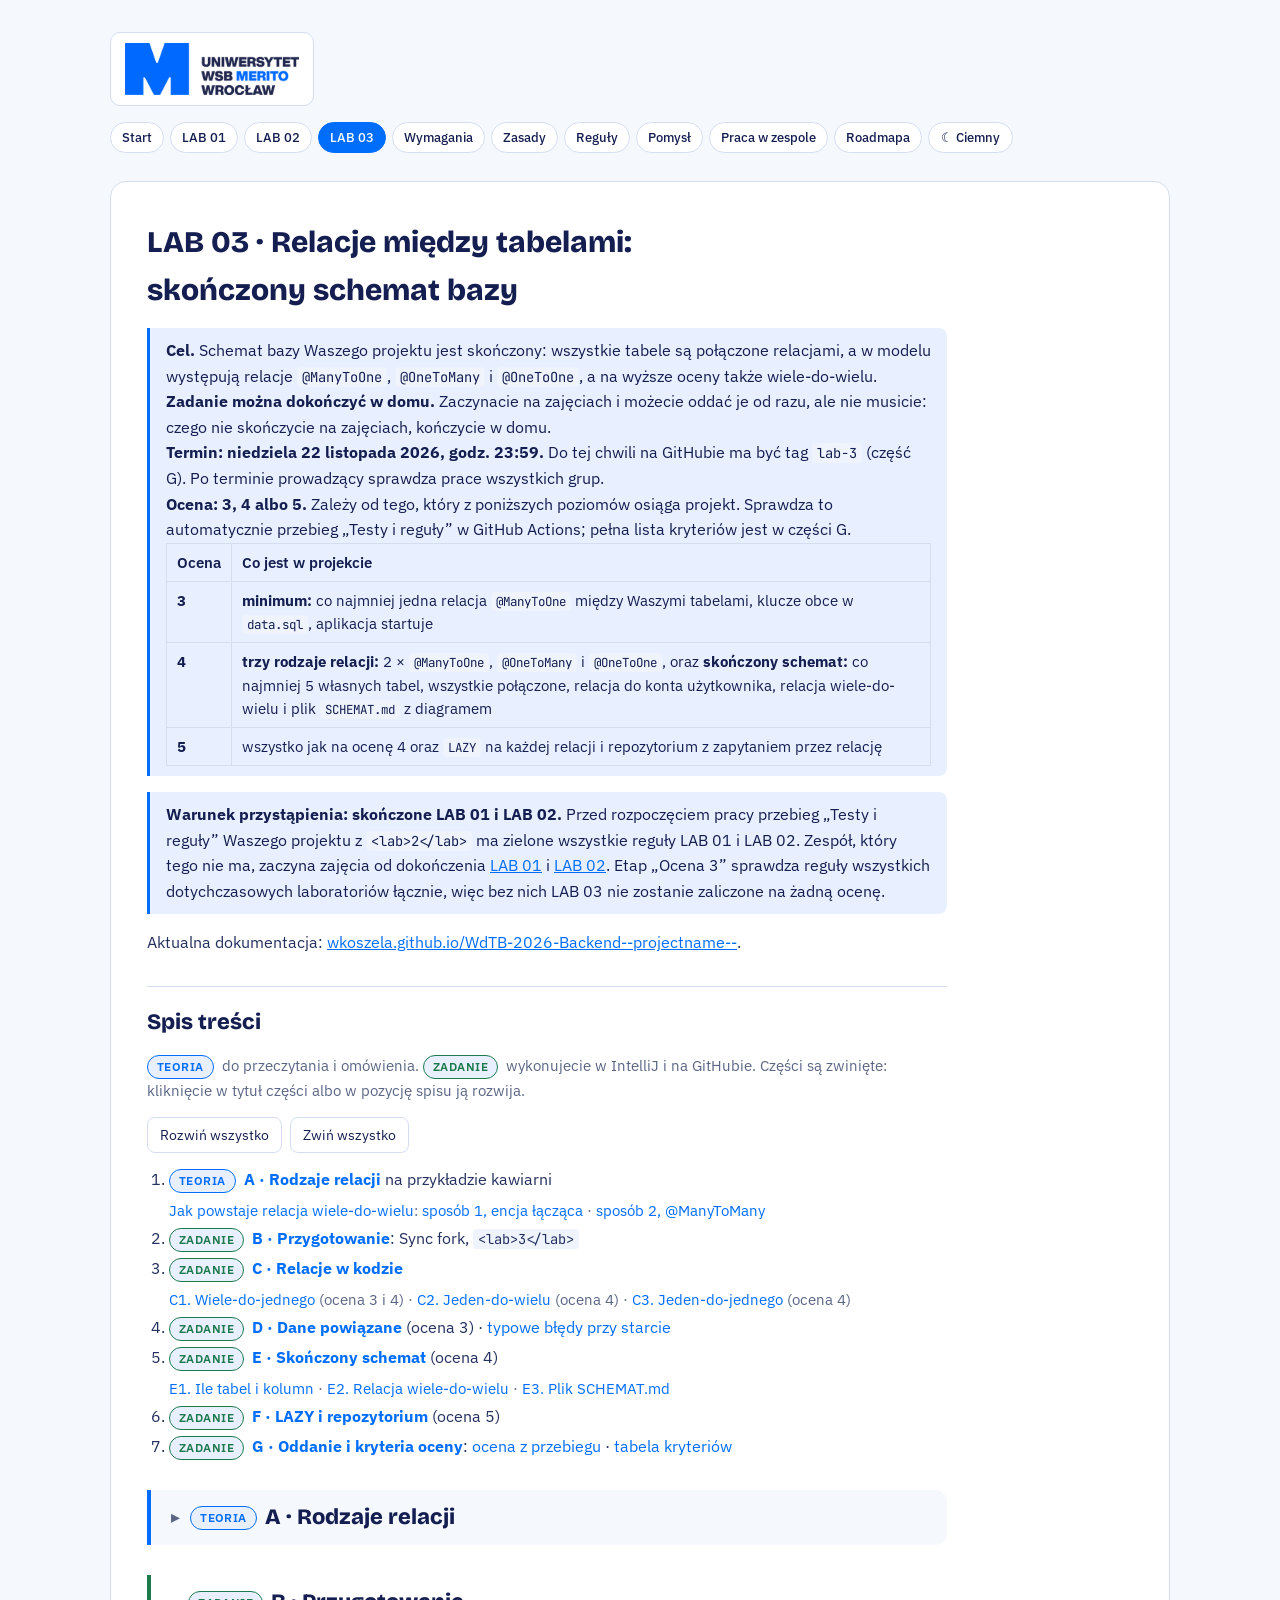
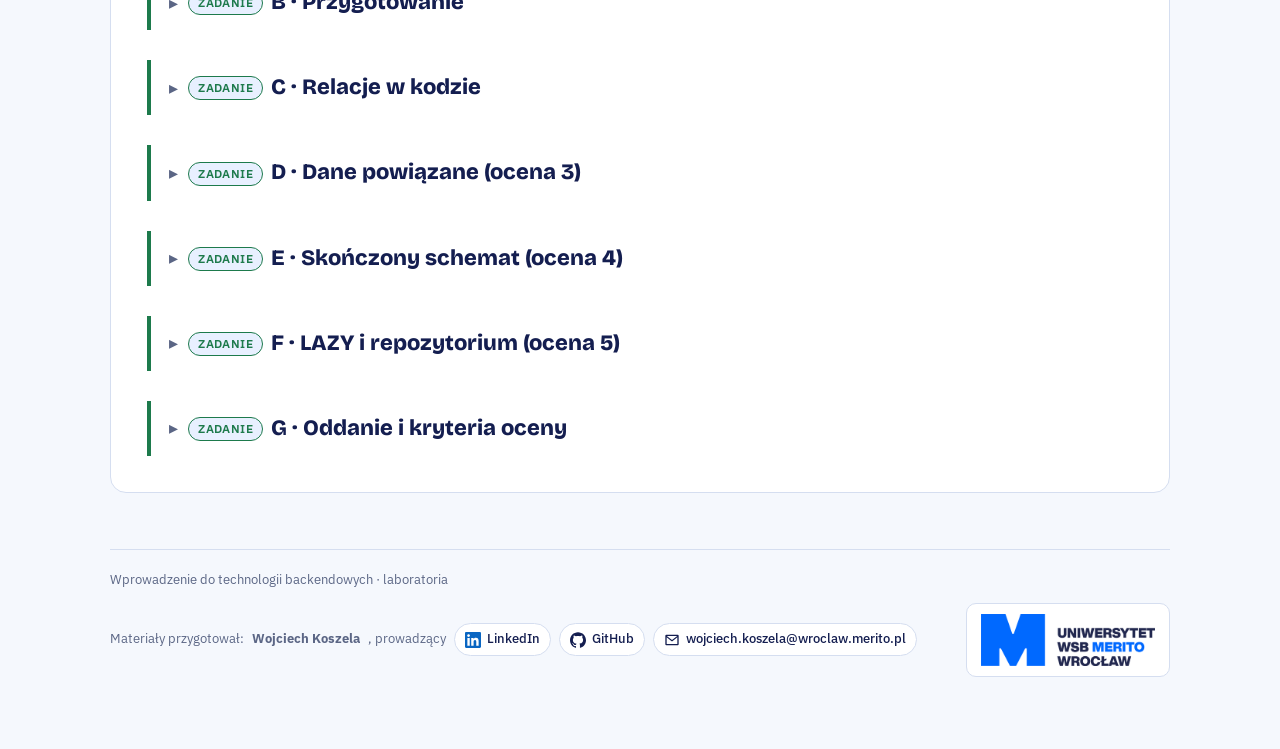
<file: docs/lab03.html>
<!doctype html>
<html lang="pl">
<head>
<meta charset="utf-8">
<meta name="viewport" content="width=device-width, initial-scale=1">
<title>LAB 03 · Relacje między tabelami · Wprowadzenie do technologii backendowych</title>
<link rel="preconnect" href="https://fonts.googleapis.com">
<link rel="preconnect" href="https://fonts.gstatic.com" crossorigin>
<link rel="stylesheet" href="https://fonts.googleapis.com/css2?family=Bricolage+Grotesque:opsz,wght@12..96,600;12..96,800&family=IBM+Plex+Sans:wght@400;500;600&family=JetBrains+Mono:wght@400;600&display=swap">
<link rel="stylesheet" href="assets/style.css">
<script>try{var t=localStorage.getItem('wdtb-theme');if(t)document.documentElement.setAttribute('data-theme',t);}catch(e){}</script>
</head>
<body>
<div class="wrap">
<div class="top">
  <a class="logo" href="index.html"><img src="assets/merito-logo.png" alt="Uniwersytet WSB Merito Wrocław"></a>
  <nav class="jump" aria-label="Dokumentacja"><a href="index.html">Start</a><a href="lab01.html">LAB 01</a><a href="lab02.html">LAB 02</a><a href="lab03.html" aria-current="page">LAB 03</a><a href="wymagania.html">Wymagania</a><a href="zasady.html">Zasady</a><a href="reguly.html">Reguły</a><a href="pomysl.html">Pomysł</a><a href="zespol.html">Praca w zespole</a><a href="roadmapa.html">Roadmapa</a><button class="theme-toggle" type="button" aria-label="Przełącz motyw jasny lub ciemny">Motyw</button></nav>
</div>
<main class="doc"><article class="md">
<h1>LAB 03 · Relacje między tabelami: skończony schemat bazy</h1>
<blockquote>
<p><strong>Cel.</strong> Schemat bazy Waszego projektu jest skończony: wszystkie tabele są połączone relacjami, a w modelu występują
relacje <code>@ManyToOne</code>, <code>@OneToMany</code> i <code>@OneToOne</code>, a na wyższe oceny także wiele-do-wielu.</p>
<p><strong>Zadanie można dokończyć w domu.</strong> Zaczynacie na zajęciach i możecie oddać je od razu, ale nie musicie: czego nie skończycie na zajęciach, kończycie w domu.</p>
<p><strong>Termin: niedziela 22 listopada 2026, godz. 23:59.</strong> Do tej chwili na GitHubie ma być tag <code>lab-3</code> (część G). Po terminie prowadzący sprawdza prace wszystkich grup.</p>
<p><strong>Ocena: 3, 4 albo 5.</strong> Zależy od tego, który z poniższych poziomów osiąga projekt. Sprawdza to automatycznie
przebieg „Testy i reguły” w GitHub Actions; pełna lista kryteriów jest w części G.</p>
<div class="tbl"><table>
<thead>
<tr>
<th>Ocena</th>
<th>Co jest w projekcie</th>
</tr>
</thead>
<tbody>
<tr>
<td><strong>3</strong></td>
<td><strong>minimum:</strong> co najmniej jedna relacja <code>@ManyToOne</code> między Waszymi tabelami, klucze obce w <code>data.sql</code>, aplikacja startuje</td>
</tr>
<tr>
<td><strong>4</strong></td>
<td><strong>trzy rodzaje relacji:</strong> 2 × <code>@ManyToOne</code>, <code>@OneToMany</code> i <code>@OneToOne</code>, oraz <strong>skończony schemat:</strong> co najmniej 5 własnych tabel, wszystkie połączone, relacja do konta użytkownika, relacja wiele-do-wielu i plik <code>SCHEMAT.md</code> z diagramem</td>
</tr>
<tr>
<td><strong>5</strong></td>
<td>wszystko jak na ocenę 4 oraz <code>LAZY</code> na każdej relacji i repozytorium z zapytaniem przez relację</td>
</tr>
</tbody>
</table></div>
</blockquote>
<blockquote>
<p><strong>Warunek przystąpienia: skończone LAB 01 i LAB 02.</strong> Przed rozpoczęciem pracy przebieg „Testy i reguły” Waszego projektu
z <code>&lt;lab&gt;2&lt;/lab&gt;</code> ma zielone wszystkie reguły LAB 01 i LAB 02. Zespół, który tego nie ma, zaczyna zajęcia od dokończenia
<a href="lab01.html">LAB 01</a> i <a href="lab02.html">LAB 02</a>. Etap „Ocena 3” sprawdza reguły wszystkich dotychczasowych laboratoriów łącznie,
więc bez nich LAB 03 nie zostanie zaliczone na żadną ocenę.</p>
</blockquote>
<p>Aktualna dokumentacja: <a href="https://wkoszela.github.io/WdTB-2026-Backend--projectname--/" target="_blank" rel="noopener">wkoszela.github.io/WdTB-2026-Backend--projectname--</a>.</p>
<h2>Spis treści</h2>
<p class="legend"><span class="tag theory">Teoria</span>do przeczytania i omówienia. <span class="tag task">Zadanie</span>wykonujecie w IntelliJ i na GitHubie.
Części są zwinięte: kliknięcie w tytuł części albo w pozycję spisu ją rozwija.</p>
<p class="toc-actions"><button type="button" data-parts="open">Rozwiń wszystko</button><button type="button" data-parts="close">Zwiń wszystko</button></p>
<ol class="agenda toc">
<li><span class="tag theory">Teoria</span><a href="#czesc-a"><strong>A · Rodzaje relacji</strong></a> na przykładzie kawiarni
  <ul><li><a href="#wiele-do-wielu">Jak powstaje relacja wiele-do-wielu</a>: <a href="#sposob-1">sposób 1, encja łącząca</a> · <a href="#sposob-2">sposób 2, @ManyToMany</a></li></ul></li>
<li><span class="tag task">Zadanie</span><a href="#czesc-b"><strong>B · Przygotowanie</strong></a>: Sync fork, <code>&lt;lab&gt;3&lt;/lab&gt;</code></li>
<li><span class="tag task">Zadanie</span><a href="#czesc-c"><strong>C · Relacje w kodzie</strong></a>
  <ul><li><a href="#c1">C1. Wiele-do-jednego</a> (ocena 3 i 4) · <a href="#c2">C2. Jeden-do-wielu</a> (ocena 4) · <a href="#c3">C3. Jeden-do-jednego</a> (ocena 4)</li></ul></li>
<li><span class="tag task">Zadanie</span><a href="#czesc-d"><strong>D · Dane powiązane</strong></a> (ocena 3) · <a href="#bledy">typowe błędy przy starcie</a></li>
<li><span class="tag task">Zadanie</span><a href="#czesc-e"><strong>E · Skończony schemat</strong></a> (ocena 4)
  <ul><li><a href="#e1">E1. Ile tabel i kolumn</a> · <a href="#e2">E2. Relacja wiele-do-wielu</a> · <a href="#e3">E3. Plik SCHEMAT.md</a></li></ul></li>
<li><span class="tag task">Zadanie</span><a href="#czesc-f"><strong>F · LAZY i repozytorium</strong></a> (ocena 5)</li>
<li><span class="tag task">Zadanie</span><a href="#czesc-g"><strong>G · Oddanie i kryteria oceny</strong></a>: <a href="#ocena">ocena z przebiegu</a> · <a href="#kryteria">tabela kryteriów</a></li>
</ol>
<details class="part theory" id="czesc-a">
<summary><h2><span class="tag theory">Teoria</span>A · Rodzaje relacji</h2></summary>
<p>Powiązanie dwóch tabel to <strong>klucz obcy</strong>: kolumna, która przechowuje <code>id</code> wiersza z innej tabeli.
W JPA klucz obcy to pole typu encji, a nie <code>Long</code>.</p>
<div class="tbl"><table>
<thead>
<tr>
<th>Relacja</th>
<th>Przykład</th>
<th>W JPA</th>
<th>Gdzie jest klucz obcy</th>
</tr>
</thead>
<tbody>
<tr>
<td>wiele-do-jednego</td>
<td>wiele rezerwacji → jeden stolik</td>
<td><code>@ManyToOne</code> + <code>@JoinColumn</code> w encji podrzędnej</td>
<td>po stronie „wiele”: <code>reservation.table_id</code></td>
</tr>
<tr>
<td>jeden-do-wielu</td>
<td>stolik → jego rezerwacje</td>
<td><code>@OneToMany(mappedBy = "table")</code> + lista w encji nadrzędnej</td>
<td>nigdzie nowego: to drugi koniec tej samej relacji</td>
</tr>
<tr>
<td>jeden-do-jednego</td>
<td>gość ↔ jego konto użytkownika</td>
<td><code>@OneToOne</code> + <code>@JoinColumn</code></td>
<td>w tabeli, która wskazuje: <code>guest.user_account_id</code> (kolumna unikalna)</td>
</tr>
<tr>
<td>wiele-do-wielu</td>
<td>rezerwacja ↔ dodatki (tort, kwiaty)</td>
<td>encja łącząca z dwiema <code>@ManyToOne</code> albo <code>@ManyToMany</code> + <code>@JoinTable</code></td>
<td>w trzeciej tabeli, łączącej: <code>reservation_extra.reservation_id</code> i <code>extra_id</code></td>
</tr>
</tbody>
</table></div>
<p><strong>Rezerwacja</strong> wskazuje na gościa i na stolik (dwie relacje wiele-do-jednego):</p>
<pre><code>@ManyToOne(fetch = FetchType.LAZY, optional = false)
@JoinColumn(name = "guest_id", nullable = false)
private Guest guest;

@ManyToOne(fetch = FetchType.LAZY, optional = false)
@JoinColumn(name = "table_id", nullable = false)
private CafeTable table;
</code></pre>
<p><strong>Stolik</strong> ma stronę odwrotną tej relacji. Wartość <code>mappedBy</code> to nazwa pola <code>@ManyToOne</code> w rezerwacji.
Bez <code>mappedBy</code> Hibernate utworzyłby dodatkową tabelę łączącą, której nikt nie planował:</p>
<pre><code>@OneToMany(mappedBy = "table")
private List&lt;Reservation&gt; reservations = new ArrayList&lt;&gt;();
</code></pre>
<p><strong>Gość</strong> ma najwyżej jedno konto, a konto należy do jednego gościa. Relacja jest opcjonalna (gość bez konta),
dlatego nie ma <code>optional = false</code> ani <code>nullable = false</code>:</p>
<pre><code>@OneToOne(fetch = FetchType.LAZY)
@JoinColumn(name = "user_account_id")
private UserAccount account;
</code></pre>
<p><strong>Dane startowe.</strong> W kolumnie klucza obcego wpisujecie numer wiersza tabeli nadrzędnej (baza numeruje wiersze od 1
w kolejności poleceń <code>insert</code>). Sekcja tabeli nadrzędnej musi być <strong>wyżej</strong> niż sekcja tabeli podrzędnej:</p>
<pre><code>-- ===== LAB 02 · guest =====
-- user_account_id: numer konta z sekcji user_account (1 = Ola, 2 = Kuba)
insert into guest (full_name, phone, user_account_id) values
    ('Anna Kowalska',  '600100200', 1),
    ('Jan Nowak',      null,        2),
    ('Ewa Wiśniewska', '600500600', null);

-- ===== LAB 03 · reservation =====
-- guest_id i table_id wskazują wiersze z sekcji powyżej
insert into reservation
    (guest_id, table_id, starts_at, party_size, status, deposit) values
    (1, 1, '2026-11-14 18:00:00', 2, 'NEW',       20.00),
    (1, 2, '2026-11-15 12:00:00', 4, 'CONFIRMED', 40.00),
    (2, 2, '2026-11-16 19:00:00', 3, 'NEW',        0.00);
</code></pre>
<h3 id="wiele-do-wielu">Jak powstaje relacja wiele-do-wielu</h3>
<p>Rezerwacja może mieć wiele dodatków (tort, kwiaty), a ten sam dodatek trafia do wielu rezerwacji. Kolumna klucza obcego mieści tylko jeden numer,
więc nie da się jej wstawić ani do rezerwacji, ani do dodatku. Dlatego powstaje <strong>trzecia tabela, łącząca</strong>.
Każdy jej wiersz to jedna para: numer rezerwacji i numer dodatku.</p>
<pre><code>reservation            reservation_extra                extra
id | starts_at         reservation_id | extra_id        id | name
 1 | 14.11 18:00                    1 |        1         1 | Tort
 2 | 15.11 12:00                    1 |        2         2 | Kwiaty
                                    2 |        1

rezerwacja 1 ma tort i kwiaty, rezerwacja 2 ma tort
tort jest w dwóch rezerwacjach
</code></pre>
<p>Tabelę łączącą można zapisać w JPA na dwa sposoby. Dla danej pary tabel wybieracie <strong>jeden</strong>:</p>
<div class="tbl"><table>
<thead>
<tr>
<th></th>
<th>Sposób 1: encja łącząca</th>
<th>Sposób 2: <code>@ManyToMany</code></th>
</tr>
</thead>
<tbody>
<tr>
<td>Kiedy</td>
<td>para ma własne dane, np. ilość, uwagi, cenę w chwili zakupu</td>
<td>para nie ma żadnych własnych danych: liczy się tylko to, że jest</td>
</tr>
<tr>
<td>Co piszecie</td>
<td>nową klasę encji dla tabeli łączącej</td>
<td>jedno pole w jednej z dwóch istniejących encji; nowej klasy nie ma</td>
</tr>
<tr>
<td>Kolumny tabeli łączącej</td>
<td><code>id</code>, dwa klucze obce i kolumny własne</td>
<td>tylko dwa klucze obce</td>
</tr>
</tbody>
</table></div>
<p>W bazie oba sposoby dają <strong>tę samą tabelę</strong> <code>reservation_extra</code> z dwoma kluczami obcymi; różni się tylko zapis w Javie.
Relacja wiele-do-wielu to zawsze dwie relacje wiele-do-jednego spotykające się w tabeli łączącej: wiele wierszy tej tabeli wskazuje jedną rezerwację
i wiele wskazuje jeden dodatek. W sposobie 1 piszecie tabelę łączącą sami jako encję, więc jej dwa klucze obce widać jako dwa pola <code>@ManyToOne</code>.
W sposobie 2 tabelę łączącą tworzy Hibernate, a w kodzie zostaje jedno pole <code>@ManyToMany</code>, które ją opisuje.</p>
<h3 id="sposob-1">Sposób 1: encja łącząca</h3>
<ol>
<li>Tworzycie <strong>nową klasę encji</strong> nazwaną od pary, np. <code>ReservationExtra</code> z tabelą <code>reservation_extra</code>, w pakiecie <code>entity</code> modułu.</li>
<li>Dopisujecie w niej <strong>dwa pola <code>@ManyToOne</code></strong>, po jednym do każdej z łączonych tabel. Każde tworzy jedną kolumnę klucza obcego.
   Oba są wymagane (<code>nullable = false</code>), bo para bez jednej ze stron nie ma sensu.</li>
<li>Dopisujecie <strong>kolumny własne pary</strong>, np. ilość i uwagi.</li>
<li>W encjach <code>Reservation</code> i <code>Extra</code> niczego nie zmieniacie.</li>
</ol>
<pre><code>@Entity
@Table(name = "reservation_extra")   // tabela łącząca
public class ReservationExtra {

    @Id
    @GeneratedValue(strategy = GenerationType.IDENTITY)
    private Long id;

    // której rezerwacji dotyczy ten wiersz
    @ManyToOne(fetch = FetchType.LAZY, optional = false)
    @JoinColumn(name = "reservation_id", nullable = false)
    private Reservation reservation;

    // który dodatek został wybrany
    @ManyToOne(fetch = FetchType.LAZY, optional = false)
    @JoinColumn(name = "extra_id", nullable = false)
    private Extra extra;

    // dane własne pary: ile sztuk
    @Column(name = "quantity", nullable = false)
    private Integer quantity;

    // dane własne pary: uwagi
    @Column(name = "note", length = 120)
    private String note;

    protected ReservationExtra() {
    }
}
</code></pre>
<p>Encja łącząca jest zwykłą tabelą: obowiązują ją reguły LAB 02 (co najmniej 4 kolumny poza <code>id</code>, tutaj dwa klucze obce i dwie kolumny własne,
oraz co najmniej 3 wiersze danych). Dane wpisujecie <strong>pod</strong> sekcjami obu łączonych tabel:</p>
<pre><code>-- ===== LAB 03 · reservation_extra =====
insert into reservation_extra (reservation_id, extra_id, quantity, note) values
    (1, 1, 1, null),            -- rezerwacja 1: tort, 1 sztuka
    (1, 2, 2, 'róże'),          -- rezerwacja 1: kwiaty, 2 sztuki
    (2, 1, 1, null);            -- rezerwacja 2: tort, 1 sztuka
</code></pre>
<h3 id="sposob-2">Sposób 2: @ManyToMany</h3>
<ol>
<li><strong>Nie tworzycie nowej klasy.</strong> Wybieracie jedną z dwóch encji, zwykle tę, od której czytacie relację („rezerwacja ma dodatki”), tutaj <code>Reservation</code>.</li>
<li>Dopisujecie w niej <strong>jedno pole: zbiór obiektów drugiej encji</strong>.</li>
<li>W drugiej encji (<code>Extra</code>) niczego nie dopisujecie.</li>
<li>Tabelę łączącą Hibernate tworzy sam, według opisu w <code>@JoinTable</code>.</li>
</ol>
<pre><code>// w klasie Reservation, obok pozostałych pól
@ManyToMany
@JoinTable(name = "reservation_extra",
        joinColumns = @JoinColumn(name = "reservation_id"),
        inverseJoinColumns = @JoinColumn(name = "extra_id"))
private Set&lt;Extra&gt; extras = new HashSet&lt;&gt;();
</code></pre>
<div class="tbl"><table>
<thead>
<tr>
<th>Element</th>
<th>Znaczenie</th>
</tr>
</thead>
<tbody>
<tr>
<td><code>@ManyToMany</code></td>
<td>rezerwacja ma wiele dodatków, a dodatek może należeć do wielu rezerwacji</td>
</tr>
<tr>
<td><code>@JoinTable(name = "reservation_extra")</code></td>
<td>nazwa tabeli łączącej, którą Hibernate utworzy w bazie. Tej tabeli nie odpowiada żadna klasa</td>
</tr>
<tr>
<td><code>joinColumns = @JoinColumn(name = "reservation_id")</code></td>
<td>kolumna tabeli łączącej, która wskazuje na <strong>tę</strong> encję, czyli tę, w której piszecie pole (<code>Reservation</code>)</td>
</tr>
<tr>
<td><code>inverseJoinColumns = @JoinColumn(name = "extra_id")</code></td>
<td>kolumna tabeli łączącej, która wskazuje na <strong>drugą</strong> encję, czyli typ w nawiasach ostrych (<code>Extra</code>)</td>
</tr>
<tr>
<td><code>Set&lt;Extra&gt; extras = new HashSet&lt;&gt;()</code></td>
<td>w Javie rezerwacja trzyma zbiór swoich dodatków. <code>Set</code>, a nie <code>List</code>, bo ta sama para nie może wystąpić dwa razy</td>
</tr>
</tbody>
</table></div>
<p>Po uruchomieniu aplikacji w logu jest tabela, której nie ma w kodzie jako klasy:</p>
<pre><code>create table reservation_extra (
    extra_id bigint not null,
    reservation_id bigint not null,
    primary key (extra_id, reservation_id)
)
</code></pre>
<p>Dane tej tabeli to same pary numerów wierszy, wpisane <strong>pod</strong> sekcjami obu łączonych tabel:</p>
<pre><code>-- ===== LAB 03 · reservation_extra =====
insert into reservation_extra (reservation_id, extra_id) values
    (1, 1),                     -- rezerwacja 1: tort
    (1, 2),                     -- rezerwacja 1: kwiaty
    (2, 1);                     -- rezerwacja 2: tort
</code></pre>
</details>
<details class="part task" id="czesc-b">
<summary><h2><span class="tag task">Zadanie</span>B · Przygotowanie</h2></summary>
<ol>
<li>Na stronie forka na GitHubie: <strong>Sync fork → Update branch</strong>, potem w IntelliJ <em>Git → Pull</em>.
   Przy konflikcie nie klikajcie <em>Discard commits</em> (to usuwa Waszą pracę); zgłoście konflikt prowadzącemu.</li>
<li>W <code>pom.xml</code> zmieńcie <code>&lt;lab&gt;2&lt;/lab&gt;</code> na <code>&lt;lab&gt;3&lt;/lab&gt;</code>, potem <em>Commit</em> i <em>Push</em>.
   Od tej chwili <em>Maven → Lifecycle → verify</em> uruchamia też reguły LAB 03; czerwone reguły to lista zadań.</li>
<li>Nie edytujecie <code>src/test/java/pl/wsb/rules</code> ani <code>.github/workflows</code>.</li>
</ol>
</details>
<details class="part task" id="czesc-c">
<summary><h2><span class="tag task">Zadanie</span>C · Relacje w kodzie</h2></summary>
<p>Na ocenę 3 wystarcza C1 z jedną relacją i dane z części D. Na ocenę 4 potrzebne są wszystkie trzy rodzaje relacji: C1 (dwie relacje), C2 i C3.</p>
<h3 id="c1">C1. Wiele-do-jednego: jedna relacja na ocenę 3 (R3.01), dwie na ocenę 4 (R3.03)</h3>
<p>W encji podrzędnej (strona „wiele”) dopiszcie pole typu encji nadrzędnej:</p>
<pre><code>@ManyToOne(fetch = FetchType.LAZY, optional = false)
@JoinColumn(name = "&lt;tabela_nadrzędna&gt;_id", nullable = false)
private &lt;EncjaNadrzędna&gt; &lt;pole&gt;;
</code></pre>
<p>Relacja opcjonalna nie ma <code>optional = false</code> ani <code>nullable = false</code>. Pole dodajcie do konstruktora i wygenerujcie getter.</p>
<h3 id="c2">C2. Jeden-do-wielu: co najmniej jedna relacja, ocena 4 (R3.04)</h3>
<p>W encji nadrzędnej dopiszcie listę wierszy podrzędnych. Są dwa poprawne zapisy.</p>
<p><strong>Relacja dwukierunkowa</strong> (zalecana): encja podrzędna ma już pole <code>@ManyToOne</code> z C1, a lista jest drugim końcem tej samej relacji.
<code>mappedBy</code> to nazwa tego pola. Lista nie tworzy kolumny i nie wymaga danych w <code>data.sql</code>:</p>
<pre><code>// w encji nadrzędnej, np. CafeTable
// w Reservation jest pole: private CafeTable table
@OneToMany(mappedBy = "&lt;pole @ManyToOne w encji podrzędnej&gt;")
private List&lt;&lt;EncjaPodrzędna&gt;&gt; &lt;pole&gt; = new ArrayList&lt;&gt;();
</code></pre>
<p><strong>Relacja jednokierunkowa</strong>: encja podrzędna <strong>nie ma</strong> pola <code>@ManyToOne</code> i nie wie o nadrzędnej, np. zamówienie zna swoje pozycje,
a pozycja nie ma pola „zamówienie”. Wtedy zamiast <code>mappedBy</code> podajecie przy liście nazwę kolumny klucza obcego. Kolumna powstaje w tabeli podrzędnej,
więc w <code>data.sql</code> wpisujecie ją w <code>insert</code> tabeli podrzędnej:</p>
<pre><code>// w encji nadrzędnej, np. Order; klasa OrderLine nie ma pola typu Order
@OneToMany
// kolumna klucza obcego, np. order_id w tabeli order_line
@JoinColumn(name = "&lt;tabela_nadrzędna&gt;_id")
private List&lt;&lt;EncjaPodrzędna&gt;&gt; &lt;pole&gt; = new ArrayList&lt;&gt;();
</code></pre>
<p><code>@OneToMany</code> bez <code>mappedBy</code> i bez <code>@JoinColumn</code> jest błędem: Hibernate tworzy wtedy dodatkową tabelę łączącą, której nie planowaliście.</p>
<h3 id="c3">C3. Jeden-do-jednego: co najmniej jedna relacja, ocena 4 (R3.05)</h3>
<p>Wybierzcie parę obiektów, które występują jeden do jednego (osoba i konto, zamówienie i faktura, pojazd i dowód rejestracyjny):</p>
<pre><code>@OneToOne(fetch = FetchType.LAZY)
@JoinColumn(name = "&lt;tabela_nadrzędna&gt;_id")
private &lt;EncjaNadrzędna&gt; &lt;pole&gt;;
</code></pre>
<p>Po każdej relacji: klucze obce w <code>data.sql</code> (część D), <em>Rerun</em>, w logu <code>alter table … add constraint … foreign key</code>, potem <em>Commit</em> i <em>Push</em>.</p>
</details>
<details class="part task" id="czesc-d">
<summary><h2><span class="tag task">Zadanie</span>D · Dane powiązane (ocena 3)</h2></summary>
<ul>
<li>Do polecenia <code>insert</code> tabeli podrzędnej dopiszcie kolumnę klucza obcego z numerem wiersza tabeli nadrzędnej (wzór w części A).</li>
<li>Sekcja tabeli nadrzędnej jest wyżej niż sekcja podrzędnej. Dane nowych tabel trafiają do sekcji <code>-- ===== LAB 03 · &lt;tabela&gt; =====</code>.</li>
<li>Każda relacja <code>@ManyToOne</code> i <code>@OneToOne</code> ma co najmniej jeden wiersz z wypełnionym kluczem obcym (R3.02).</li>
<li>W relacji <code>@OneToOne</code> dwa wiersze nie mogą wskazywać tego samego wiersza nadrzędnego.</li>
<li>Dane wpisujecie zwykłymi poleceniami <code>insert</code> z numerami wierszy. Zapytań z <code>join</code> ani podzapytań nie trzeba pisać.</li>
<li>Sprawdzenie w konsoli H2 (<strong>http://localhost:8080/h2-console</strong>, JDBC URL <code>jdbc:h2:file:./data/wdtb</code>, użytkownik <code>sa</code>):
   <code>select * from &lt;tabela_podrzędna&gt;</code> pokazuje wypełnione kolumny kluczy obcych.</li>
</ul>
<h3 id="bledy">Typowe błędy przy starcie</h3>
<div class="tbl"><table>
<thead>
<tr>
<th>Komunikat w logu</th>
<th>Przyczyna</th>
</tr>
</thead>
<tbody>
<tr>
<td><code>Referential integrity constraint violation</code></td>
<td>klucz obcy wskazuje wiersz, którego jeszcze nie ma: sekcja podrzędna nad nadrzędną albo za duży numer wiersza</td>
</tr>
<tr>
<td><code>NULL not allowed for column "…_ID"</code></td>
<td>kolumna klucza obcego z <code>nullable = false</code> pominięta w <code>insert</code></td>
</tr>
<tr>
<td><code>Column "…_ID" not found</code></td>
<td>nazwa kolumny w <code>insert</code> różni się od <code>@JoinColumn(name)</code></td>
</tr>
<tr>
<td><code>Unique index or primary key violation</code></td>
<td>dwa wiersze wskazują ten sam wiersz w relacji <code>@OneToOne</code></td>
</tr>
<tr>
<td><code>Unknown mappedBy in: …</code></td>
<td><code>mappedBy</code> nie jest nazwą pola <code>@ManyToOne</code> w encji podrzędnej</td>
</tr>
</tbody>
</table></div>
<p>Błąd w <code>data.sql</code> zatrzymuje start aplikacji. Czytajcie log od pierwszej linii z <code>Caused by</code>: tam jest nazwa tabeli i kolumny.</p>
</details>
<details class="part task" id="czesc-e">
<summary><h2><span class="tag task">Zadanie</span>E · Skończony schemat (ocena 4)</h2></summary>
<h3 id="e1">E1. Ile tabel i kolumn</h3>
<p>Skończony schemat to wszystkie tabele, których potrzebuje Wasz pomysł, a nie tylko trzy tabele z LAB 02. Minimum sprawdzane przez reguły:</p>
<div class="tbl"><table>
<thead>
<tr>
<th>Element</th>
<th>Minimum</th>
<th>Reguła</th>
</tr>
</thead>
<tbody>
<tr>
<td>własne tabele</td>
<td>5 (bez <code>user_account</code>; tabela łącząca wiele-do-wielu się liczy)</td>
<td>R3.07</td>
</tr>
<tr>
<td>kolumny w każdej encji</td>
<td>4 poza <code>id</code> (kolumny kluczy obcych się liczą), w tym co najmniej jedna wymagana</td>
<td>R2.04, R2.05</td>
</tr>
<tr>
<td>wiersze w <code>data.sql</code></td>
<td>3 w każdej tabeli</td>
<td>R2.03</td>
</tr>
<tr>
<td>relacje</td>
<td>2 × <code>@ManyToOne</code>, 1 × <code>@OneToMany</code>, 1 × <code>@OneToOne</code>, 1 × wiele-do-wielu</td>
<td>R3.03–R3.05, R3.09</td>
</tr>
<tr>
<td>połączenia</td>
<td>żadna tabela nie zostaje bez relacji; co najmniej jedna encja wskazuje na <code>UserAccount</code></td>
<td>R3.06, R3.08</td>
</tr>
</tbody>
</table></div>
<p>Nowa tabela to nowa encja według <a href="lab02.html">LAB 02</a>. Relacja do konta (R3.06): pole <code>@OneToOne</code> albo <code>@ManyToOne</code> typu <code>UserAccount</code>
z pakietu <code>pl.wsb.&lt;projekt&gt;.account.domain</code>, kolumna <code>user_account_id</code>; może to być jedna z relacji z części C. Klasy <code>UserAccount</code> nie zmieniacie.</p>
<h3 id="e2">E2. Relacja wiele-do-wielu (R3.09)</h3>
<ol>
<li>Wybierzcie parę tabel z opisu pomysłu, w której obie strony mają „wiele” (zamówienie ↔ produkty, uczestnik ↔ wydarzenia).</li>
<li>Zdecydujcie, czy para ma własne dane. Jeśli tak: encja łącząca (sposób 1 z części A). Jeśli nie: <code>@ManyToMany</code> z <code>@JoinTable</code> (sposób 2).</li>
<li>Dopiszcie dane tabeli łączącej w <code>data.sql</code>, pod sekcjami obu tabel nadrzędnych, co najmniej 3 wiersze.</li>
<li><em>Rerun</em>: w logu jest <code>create table &lt;tabela_łącząca&gt;</code> z dwiema kolumnami kluczy obcych i dwa polecenia <code>alter table … foreign key</code>.</li>
</ol>
<h3 id="e3">E3. Schemat widoczny w repozytorium: SCHEMAT.md (R3.10)</h3>
<p>Schemat ma być widoczny bez uruchamiania aplikacji. Nie rysujecie go ręcznie: reguły generują go z Waszych encji.</p>
<ol>
<li>Panel <em>Maven</em> → <em>Lifecycle</em> → dwuklik na <em>verify</em>. W katalogu głównym projektu powstaje plik <code>SCHEMAT.md</code>:
   lista tabel z liczbą kolumn i kluczami obcymi oraz diagram ER.</li>
<li><em>Git → Commit</em> (zaznaczcie <code>SCHEMAT.md</code>), <em>Push</em>.</li>
<li>Na GitHubie otwórzcie <code>SCHEMAT.md</code> na stronie repozytorium: GitHub rysuje diagram. Ten sam diagram jest w <em>Summary</em> każdego przebiegu „Testy i reguły”.</li>
<li>Po każdej zmianie encji powtórzcie kroki 1–2. Plik niezgodny z kodem oznacza czerwoną regułę R3.10 w GitHub Actions.</li>
</ol>
<p>Fragment pliku dla przykładu kawiarni:</p>
<pre><code>erDiagram
    reservation {
        Long id PK
        BigDecimal deposit
        Long guest_id FK
        Long table_id FK
    }
    cafe_table ||--o{ reservation : "table_id"
    guest ||--o{ reservation : "guest_id"
    user_account |o--o| guest : "user_account_id"
</code></pre>
<p>Sprawdźcie diagram z opisem pomysłu: czy są wszystkie obiekty biznesowe i czy linie między tabelami odpowiadają temu, jak te obiekty są powiązane.</p>
</details>
<details class="part task" id="czesc-f">
<summary><h2><span class="tag task">Zadanie</span>F · LAZY i repozytorium (ocena 5)</h2></summary>
<ul>
<li><strong>LAZY (R3.11).</strong> Każde <code>@ManyToOne</code> i <code>@OneToOne</code> ma <code>fetch = FetchType.LAZY</code>: wiersz nadrzędny jest pobierany dopiero wtedy, gdy kod o niego zapyta.</li>
<li><strong>Repozytorium (R3.12).</strong> Interfejs w pakiecie <code>pl.wsb.&lt;projekt&gt;.&lt;moduł&gt;.repository</code> z zapytaniem, którego nazwa prowadzi przez relację:
<pre><code>public interface &lt;Encja&gt;Repository extends JpaRepository&lt;&lt;Encja&gt;, Long&gt; {

    List&lt;&lt;Encja&gt;&gt; findBy&lt;PoleRelacji&gt;_&lt;PoleEncjiNadrzędnej&gt;(&lt;typ&gt; wartość);
}
</code></pre>
   Przykład nazwy: <code>findByGuest_FullName(String fullName)</code>. Spring Data sprawdza nazwę przy starcie aplikacji
   (<code>No property … found</code> oznacza literówkę).</li>
</ul>
</details>
<details class="part task" id="czesc-g">
<summary><h2><span class="tag task">Zadanie</span>G · Oddanie i kryteria oceny</h2></summary>
<ol>
<li><strong>Reguły lokalnie:</strong> panel <em>Maven</em> → <em>Lifecycle</em> → dwuklik na <em>verify</em>. Przy czerwonej regule jest opis, co poprawić.</li>
<li><strong>Wizytówka:</strong> w <code>static/index.html</code> dopiszcie do listy zmian, co powstało na LAB 03. <em>Commit</em>, <em>Push</em>.</li>
<li><strong>Oddanie tagiem <code>lab-3</code>:</strong> okno <em>Git</em> → zakładka <em>Log</em> → prawy przycisk na ostatnim commicie → <em>New Tag…</em> → <code>lab-3</code>,
   potem <em>Git → Push</em> z zaznaczonym <em>Push Tags</em>. Tag uruchamia przebieg „Testy i reguły” z regułami LAB 03.</li>
<li><strong>Sprawdzenie:</strong> zakładka <em>Actions</em> na GitHubie → przebieg dla tagu <code>lab-3</code>. W <em>Summary</em> jest lista reguł do poprawy i diagram schematu.
   Poprawka przed terminem: nowy tag, np. <code>lab-3-poprawa</code>; liczy się ostatni tag wypchnięty w terminie.</li>
</ol>
<p>Zespół, który skończy na zajęciach, pokazuje przebieg prowadzącemu przy stanowisku. Pozostałe zespoły kończą w domu; prowadzący ocenia ich prace po terminie (niedziela 22 listopada 2026, godz. 23:59)
z przebiegu dla tagu.</p>
<blockquote>
<p><strong>Nie musicie informować prowadzącego o oddaniu.</strong> Jeśli repozytorium jest publiczne, wystarczy tag <code>lab-3</code> wypchnięty w terminie:
prowadzący sam otwiera przebieg z linku w arkuszu zespołów. Jeśli repozytorium jest prywatne, prowadzący musi mieć do niego dostęp:
na GitHubie <em>Settings → Collaborators → Add people</em> → <code>wkoszela</code>, przed upływem terminu. Bez dostępu zadania nie da się ocenić.</p>
</blockquote>
<h3 id="ocena">Ocena z przebiegu</h3>
<p>Przebieg „Testy i reguły” ma trzy etapy. Każdy kolejny uruchamia się dopiero po zielonym poprzednim.</p>
<div class="tbl"><table>
<thead>
<tr>
<th>Wynik przebiegu dla tagu <code>lab-3</code></th>
<th>Ocena</th>
</tr>
</thead>
<tbody>
<tr>
<td>etap „Ocena 3” czerwony albo brak tagu <code>lab-3</code> do niedzieli 22 listopada 2026, godz. 23:59</td>
<td><strong>brak zaliczenia</strong> (poprawa na LAB 07)</td>
</tr>
<tr>
<td>etap „Ocena 3” zielony, etap „Ocena 4” czerwony</td>
<td><strong>3</strong></td>
</tr>
<tr>
<td>etapy „Ocena 3” i „Ocena 4” zielone, etap „Ocena 5” czerwony</td>
<td><strong>4</strong></td>
</tr>
<tr>
<td>wszystkie trzy etapy zielone</td>
<td><strong>5</strong></td>
</tr>
</tbody>
</table></div>
<h3 id="kryteria">Kryteria</h3>
<div class="tbl"><table>
<thead>
<tr>
<th>ID</th>
<th>Kryterium</th>
<th>Wymagane na ocenę</th>
</tr>
</thead>
<tbody>
<tr>
<td>LAB 01–02</td>
<td>wszystkie reguły R1.xx i R2.01–R2.05 nadal zielone (warunek przystąpienia)</td>
<td>3, 4 i 5</td>
</tr>
<tr>
<td>R3.01</td>
<td>co najmniej 1 relacja <code>@ManyToOne</code>, każda z <code>@JoinColumn(name = "…_id")</code></td>
<td>3, 4 i 5</td>
</tr>
<tr>
<td>R3.02</td>
<td>aplikacja startuje na czystej bazie, a każda relacja <code>@ManyToOne</code> i <code>@OneToOne</code> ma w <code>data.sql</code> wiersz z wypełnionym kluczem obcym</td>
<td>3, 4 i 5</td>
</tr>
<tr>
<td>R3.03</td>
<td>co najmniej 2 relacje <code>@ManyToOne</code></td>
<td>4 i 5</td>
</tr>
<tr>
<td>R3.04</td>
<td>co najmniej 1 relacja <code>@OneToMany</code>, każda z <code>mappedBy</code> albo <code>@JoinColumn</code></td>
<td>4 i 5</td>
</tr>
<tr>
<td>R3.05</td>
<td>co najmniej 1 relacja <code>@OneToOne</code>, po stronie klucza obcego z <code>@JoinColumn(name = "…_id")</code></td>
<td>4 i 5</td>
</tr>
<tr>
<td>R3.06</td>
<td>co najmniej jedna własna encja wskazuje na <code>UserAccount</code></td>
<td>4 i 5</td>
</tr>
<tr>
<td>R3.07</td>
<td>co najmniej 5 własnych tabel (z tabelą łączącą wiele-do-wielu)</td>
<td>4 i 5</td>
</tr>
<tr>
<td>R3.08</td>
<td>każda własna tabela jest połączona relacją z inną tabelą</td>
<td>4 i 5</td>
</tr>
<tr>
<td>R3.09</td>
<td>relacja wiele-do-wielu: encja łącząca z dwiema <code>@ManyToOne</code> albo <code>@ManyToMany</code> z <code>@JoinTable(name)</code></td>
<td>4 i 5</td>
</tr>
<tr>
<td>R3.10</td>
<td>plik <code>SCHEMAT.md</code> w katalogu głównym projektu, zgodny z encjami w kodzie</td>
<td>4 i 5</td>
</tr>
<tr>
<td>R3.11</td>
<td>każde <code>@ManyToOne</code> i <code>@OneToOne</code> ma <code>fetch = FetchType.LAZY</code></td>
<td>5</td>
</tr>
<tr>
<td>R3.12</td>
<td>interfejs <code>JpaRepository</code> w pakiecie <code>&lt;moduł&gt;.repository</code> z zapytaniem pochodnym przez relację</td>
<td>5</td>
</tr>
</tbody>
</table></div>
<p>Reguły sprawdzają budowę schematu, a nie jego sens. Prowadzący ogląda <code>SCHEMAT.md</code> i może obniżyć ocenę, gdy schemat
nie odpowiada pomysłowi z wizytówki albo dane powiązane są przypadkowe. Może też poprosić dowolną osobę z zespołu o wyjaśnienie wskazanej relacji.</p>
</details>
</article></main>

<footer>
  <span>Wprowadzenie do technologii backendowych · laboratoria</span>
  <span class="author">Materiały przygotował: <b>Wojciech Koszela</b>, prowadzący<a class="social li" href="https://www.linkedin.com/in/wkoszela/" target="_blank" rel="noopener" aria-label="Wojciech Koszela na LinkedIn"><svg viewBox="0 0 24 24" aria-hidden="true"><path d="M20.447 20.452h-3.554v-5.569c0-1.328-.027-3.037-1.852-3.037-1.853 0-2.136 1.445-2.136 2.939v5.667H9.351V9h3.414v1.561h.046c.477-.9 1.637-1.85 3.37-1.85 3.601 0 4.267 2.37 4.267 5.455v6.286zM5.337 7.433c-1.144 0-2.063-.926-2.063-2.065 0-1.138.92-2.063 2.063-2.063 1.14 0 2.064.925 2.064 2.063 0 1.139-.925 2.065-2.064 2.065zm1.782 13.019H3.555V9h3.564v11.452zM22.225 0H1.771C.792 0 0 .774 0 1.729v20.542C0 23.227.792 24 1.771 24h20.451C23.2 24 24 23.227 24 22.271V1.729C24 .774 23.2 0 22.222 0h.003z"/></svg>LinkedIn</a><a class="social gh" href="https://github.com/wkoszela" target="_blank" rel="noopener" aria-label="wkoszela na GitHub"><svg viewBox="0 0 24 24" aria-hidden="true"><path d="M12 .297c-6.63 0-12 5.373-12 12 0 5.303 3.438 9.8 8.205 11.385.6.113.82-.258.82-.577 0-.285-.01-1.04-.015-2.04-3.338.724-4.042-1.61-4.042-1.61C4.422 18.07 3.633 17.7 3.633 17.7c-1.087-.744.084-.729.084-.729 1.205.084 1.838 1.236 1.838 1.236 1.07 1.835 2.809 1.305 3.495.998.108-.776.417-1.305.76-1.605-2.665-.3-5.466-1.332-5.466-5.93 0-1.31.465-2.38 1.235-3.22-.135-.303-.54-1.523.105-3.176 0 0 1.005-.322 3.3 1.23.96-.267 1.98-.399 3-.405 1.02.006 2.04.138 3 .405 2.28-1.552 3.285-1.23 3.285-1.23.645 1.653.24 2.873.12 3.176.765.84 1.23 1.91 1.23 3.22 0 4.61-2.805 5.625-5.475 5.92.42.36.81 1.096.81 2.22 0 1.606-.015 2.896-.015 3.286 0 .315.21.69.825.57C20.565 22.092 24 17.592 24 12.297c0-6.627-5.373-12-12-12"/></svg>GitHub</a><a class="social mail" href="mailto:wojciech.koszela@wroclaw.merito.pl" aria-label="E-mail do prowadzącego"><svg viewBox="0 0 24 24" aria-hidden="true"><path d="M2 5.5A1.5 1.5 0 0 1 3.5 4h17A1.5 1.5 0 0 1 22 5.5v13a1.5 1.5 0 0 1-1.5 1.5h-17A1.5 1.5 0 0 1 2 18.5v-13zm2.2.5 7.8 6.1L19.8 6H4.2zM20 7.9l-7.4 5.8a1 1 0 0 1-1.2 0L4 7.9V18h16V7.9z"/></svg>wojciech.koszela@wroclaw.merito.pl</a></span>
  <span class="logo"><img src="assets/merito-logo.png" alt="Uniwersytet WSB Merito Wrocław"></span>
</footer>
</div>
<script>
(function () {
  var root = document.documentElement, btn = document.querySelector('.theme-toggle');
  if (!btn) return;
  function current() {
    return root.getAttribute('data-theme') ||
      (window.matchMedia && matchMedia('(prefers-color-scheme: dark)').matches ? 'dark' : 'light');
  }
  function label() { btn.textContent = current() === 'dark' ? '☀ Jasny' : '☾ Ciemny'; }
  btn.addEventListener('click', function () {
    var next = current() === 'dark' ? 'light' : 'dark';
    root.setAttribute('data-theme', next);
    try { localStorage.setItem('wdtb-theme', next); } catch (e) {}
    label();
  });
  label();
})();
</script>
<script>
(function () {
  var parts = Array.prototype.slice.call(document.querySelectorAll('details.part'));
  if (!parts.length) return;
  function reveal() {
    var id = decodeURIComponent(location.hash.slice(1));
    var target = id && document.getElementById(id);
    if (!target) return;
    var part = target.closest('details.part');
    if (part && !part.open) part.open = true;
    target.scrollIntoView();
  }
  window.addEventListener('hashchange', reveal);
  reveal();
  document.querySelectorAll('[data-parts]').forEach(function (button) {
    button.addEventListener('click', function () {
      var open = button.getAttribute('data-parts') === 'open';
      parts.forEach(function (part) { part.open = open; });
    });
  });
  window.addEventListener('beforeprint', function () { parts.forEach(function (part) { part.open = true; }); });
})();
</script>
</body>
</html>
</file>
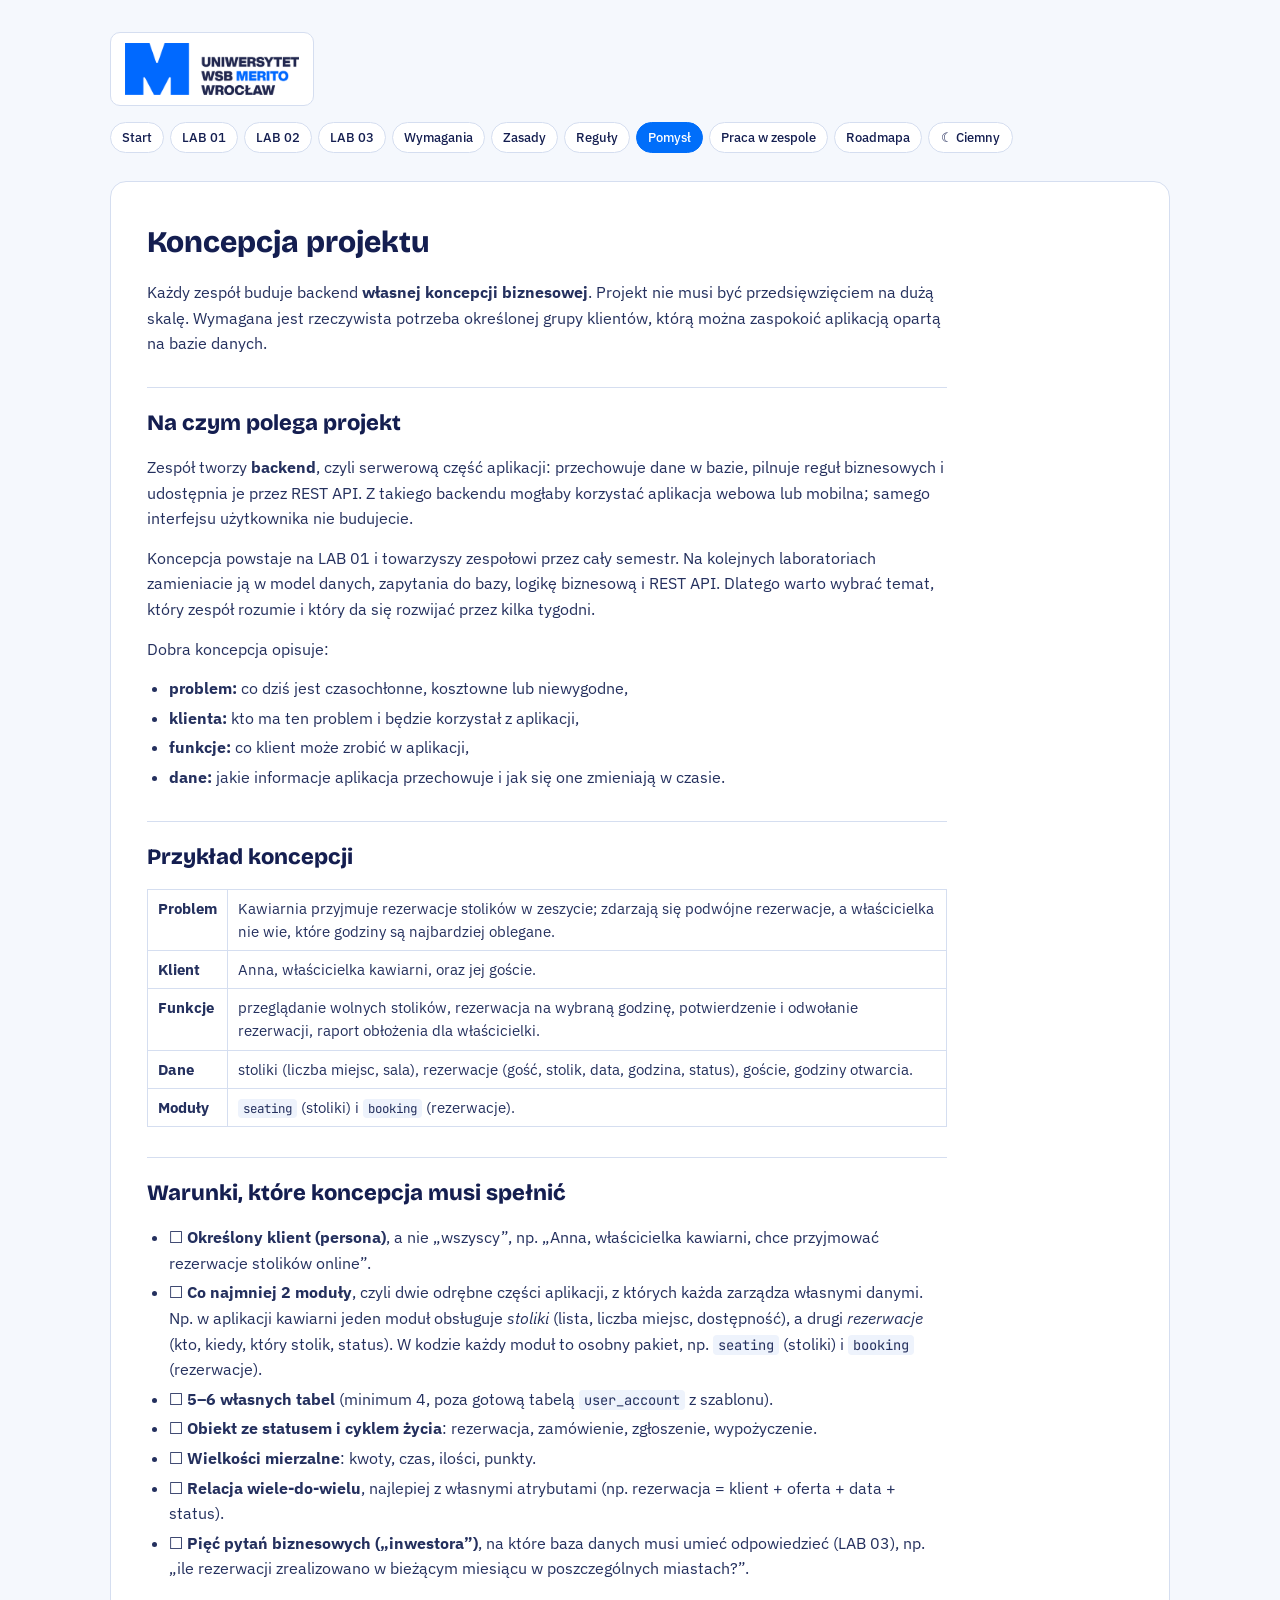
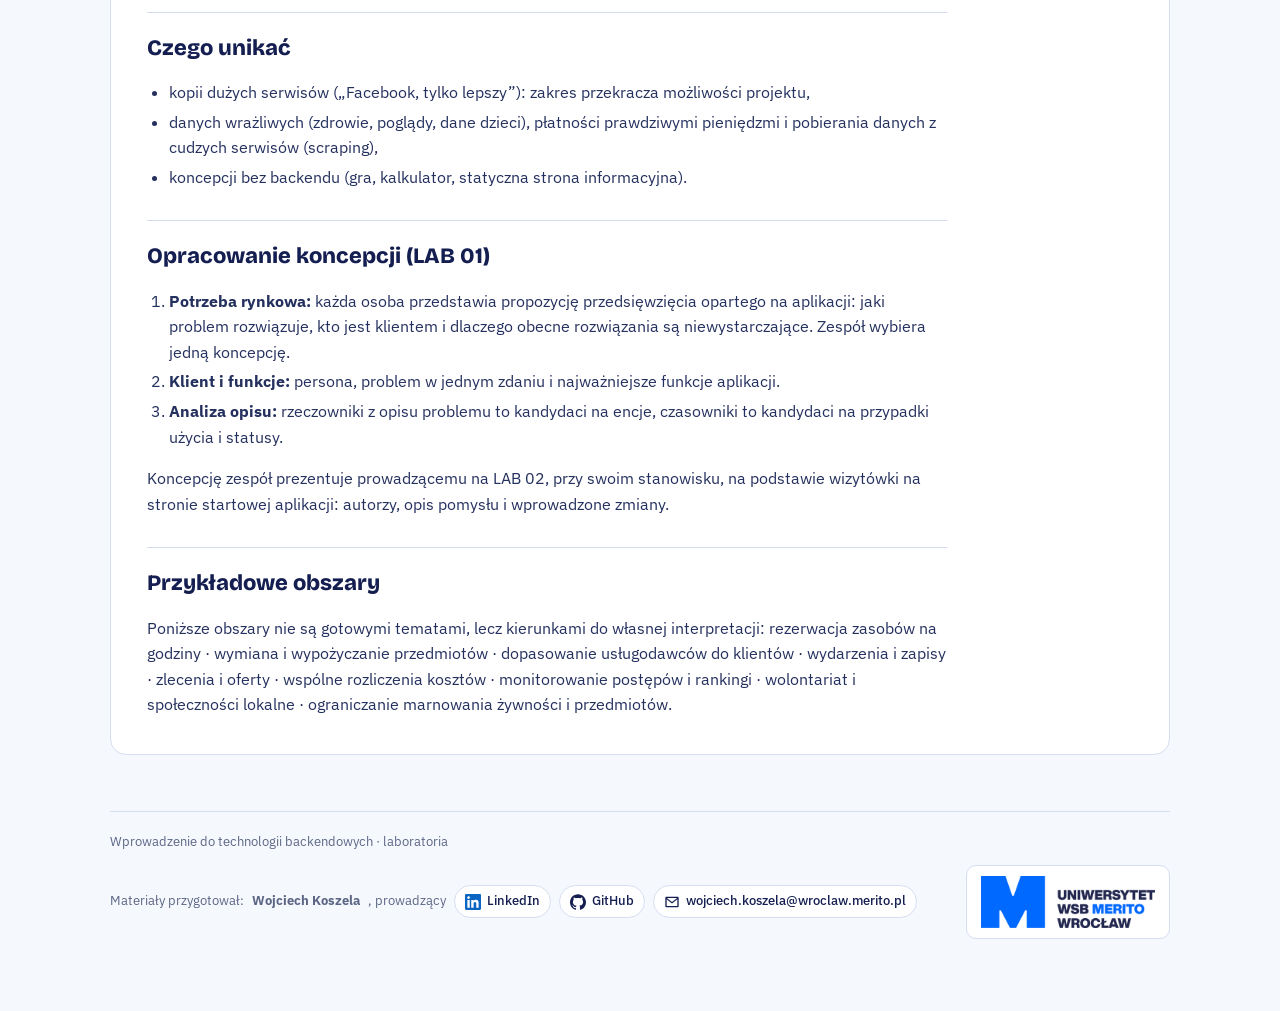
<file: docs/pomysl.html>
<!doctype html>
<html lang="pl">
<head>
<meta charset="utf-8">
<meta name="viewport" content="width=device-width, initial-scale=1">
<title>Koncepcja projektu · Wprowadzenie do technologii backendowych</title>
<link rel="preconnect" href="https://fonts.googleapis.com">
<link rel="preconnect" href="https://fonts.gstatic.com" crossorigin>
<link rel="stylesheet" href="https://fonts.googleapis.com/css2?family=Bricolage+Grotesque:opsz,wght@12..96,600;12..96,800&family=IBM+Plex+Sans:wght@400;500;600&family=JetBrains+Mono:wght@400;600&display=swap">
<link rel="stylesheet" href="assets/style.css">
<script>try{var t=localStorage.getItem('wdtb-theme');if(t)document.documentElement.setAttribute('data-theme',t);}catch(e){}</script>
</head>
<body>
<div class="wrap">
<div class="top">
  <a class="logo" href="index.html"><img src="assets/merito-logo.png" alt="Uniwersytet WSB Merito Wrocław"></a>
  <nav class="jump" aria-label="Dokumentacja"><a href="index.html">Start</a><a href="lab01.html">LAB 01</a><a href="lab02.html">LAB 02</a><a href="lab03.html">LAB 03</a><a href="wymagania.html">Wymagania</a><a href="zasady.html">Zasady</a><a href="reguly.html">Reguły</a><a href="pomysl.html" aria-current="page">Pomysł</a><a href="zespol.html">Praca w zespole</a><a href="roadmapa.html">Roadmapa</a><button class="theme-toggle" type="button" aria-label="Przełącz motyw jasny lub ciemny">Motyw</button></nav>
</div>
<main class="doc"><article class="md">
<h1>Koncepcja projektu</h1>
<p>Każdy zespół buduje backend <strong>własnej koncepcji biznesowej</strong>. Projekt nie musi być przedsięwzięciem na dużą skalę.
Wymagana jest rzeczywista potrzeba określonej grupy klientów, którą można zaspokoić aplikacją opartą na bazie danych.</p>
<h2>Na czym polega projekt</h2>
<p>Zespół tworzy <strong>backend</strong>, czyli serwerową część aplikacji: przechowuje dane w bazie, pilnuje reguł biznesowych
i udostępnia je przez REST API. Z takiego backendu mogłaby korzystać aplikacja webowa lub mobilna; samego interfejsu
użytkownika nie budujecie.</p>
<p>Koncepcja powstaje na LAB 01 i towarzyszy zespołowi przez cały semestr. Na kolejnych laboratoriach zamieniacie ją
w model danych, zapytania do bazy, logikę biznesową i REST API. Dlatego warto wybrać temat, który zespół rozumie
i który da się rozwijać przez kilka tygodni.</p>
<p>Dobra koncepcja opisuje:</p>
<ul>
<li><strong>problem:</strong> co dziś jest czasochłonne, kosztowne lub niewygodne,</li>
<li><strong>klienta:</strong> kto ma ten problem i będzie korzystał z aplikacji,</li>
<li><strong>funkcje:</strong> co klient może zrobić w aplikacji,</li>
<li><strong>dane:</strong> jakie informacje aplikacja przechowuje i jak się one zmieniają w czasie.</li>
</ul>
<h2>Przykład koncepcji</h2>
<div class="tbl"><table>
<tbody>
<tr><td><strong>Problem</strong></td><td>Kawiarnia przyjmuje rezerwacje stolików w zeszycie; zdarzają się podwójne rezerwacje, a właścicielka nie wie, które godziny są najbardziej oblegane.</td></tr>
<tr><td><strong>Klient</strong></td><td>Anna, właścicielka kawiarni, oraz jej goście.</td></tr>
<tr><td><strong>Funkcje</strong></td><td>przeglądanie wolnych stolików, rezerwacja na wybraną godzinę, potwierdzenie i odwołanie rezerwacji, raport obłożenia dla właścicielki.</td></tr>
<tr><td><strong>Dane</strong></td><td>stoliki (liczba miejsc, sala), rezerwacje (gość, stolik, data, godzina, status), goście, godziny otwarcia.</td></tr>
<tr><td><strong>Moduły</strong></td><td><code>seating</code> (stoliki) i <code>booking</code> (rezerwacje).</td></tr>
</tbody>
</table></div>
<h2>Warunki, które koncepcja musi spełnić</h2>
<ul>
<li>☐ <strong>Określony klient (persona)</strong>, a nie „wszyscy”, np. „Anna, właścicielka kawiarni, chce przyjmować rezerwacje stolików online”.</li>
<li>☐ <strong>Co najmniej 2 moduły</strong>, czyli dwie odrębne części aplikacji, z których każda zarządza własnymi danymi.
   Np. w aplikacji kawiarni jeden moduł obsługuje <em>stoliki</em> (lista, liczba miejsc, dostępność), a drugi <em>rezerwacje</em>
   (kto, kiedy, który stolik, status). W kodzie każdy moduł to osobny pakiet, np. <code>seating</code> (stoliki) i <code>booking</code> (rezerwacje).</li>
<li>☐ <strong>5–6 własnych tabel</strong> (minimum 4, poza gotową tabelą <code>user_account</code> z szablonu).</li>
<li>☐ <strong>Obiekt ze statusem i cyklem życia</strong>: rezerwacja, zamówienie, zgłoszenie, wypożyczenie.</li>
<li>☐ <strong>Wielkości mierzalne</strong>: kwoty, czas, ilości, punkty.</li>
<li>☐ <strong>Relacja wiele-do-wielu</strong>, najlepiej z własnymi atrybutami (np. rezerwacja = klient + oferta + data + status).</li>
<li>☐ <strong>Pięć pytań biznesowych („inwestora”)</strong>, na które baza danych musi umieć odpowiedzieć (LAB 03),
   np. „ile rezerwacji zrealizowano w bieżącym miesiącu w poszczególnych miastach?”.</li>
</ul>
<h2>Czego unikać</h2>
<ul>
<li>kopii dużych serwisów („Facebook, tylko lepszy”): zakres przekracza możliwości projektu,</li>
<li>danych wrażliwych (zdrowie, poglądy, dane dzieci), płatności prawdziwymi pieniędzmi i pobierania danych z cudzych serwisów (scraping),</li>
<li>koncepcji bez backendu (gra, kalkulator, statyczna strona informacyjna).</li>
</ul>
<h2>Opracowanie koncepcji (LAB 01)</h2>
<ol>
<li><strong>Potrzeba rynkowa:</strong> każda osoba przedstawia propozycję przedsięwzięcia opartego na aplikacji: jaki problem
   rozwiązuje, kto jest klientem i dlaczego obecne rozwiązania są niewystarczające. Zespół wybiera jedną koncepcję.</li>
<li><strong>Klient i funkcje:</strong> persona, problem w jednym zdaniu i najważniejsze funkcje aplikacji.</li>
<li><strong>Analiza opisu:</strong> rzeczowniki z opisu problemu to kandydaci na encje, czasowniki to kandydaci na przypadki użycia i statusy.</li>
</ol>
<p>Koncepcję zespół prezentuje prowadzącemu na LAB 02, przy swoim stanowisku, na podstawie wizytówki na stronie startowej aplikacji: autorzy, opis pomysłu i wprowadzone zmiany.</p>
<h2>Przykładowe obszary</h2>
<p>Poniższe obszary nie są gotowymi tematami, lecz kierunkami do własnej interpretacji:
rezerwacja zasobów na godziny · wymiana i wypożyczanie przedmiotów · dopasowanie usługodawców do klientów ·
wydarzenia i zapisy · zlecenia i oferty · wspólne rozliczenia kosztów · monitorowanie postępów i rankingi ·
wolontariat i społeczności lokalne · ograniczanie marnowania żywności i przedmiotów.</p>
</article></main>
<footer>
  <span>Wprowadzenie do technologii backendowych · laboratoria</span>
  <span class="author">Materiały przygotował: <b>Wojciech Koszela</b>, prowadzący<a class="social li" href="https://www.linkedin.com/in/wkoszela/" target="_blank" rel="noopener" aria-label="Wojciech Koszela na LinkedIn"><svg viewBox="0 0 24 24" aria-hidden="true"><path d="M20.447 20.452h-3.554v-5.569c0-1.328-.027-3.037-1.852-3.037-1.853 0-2.136 1.445-2.136 2.939v5.667H9.351V9h3.414v1.561h.046c.477-.9 1.637-1.85 3.37-1.85 3.601 0 4.267 2.37 4.267 5.455v6.286zM5.337 7.433c-1.144 0-2.063-.926-2.063-2.065 0-1.138.92-2.063 2.063-2.063 1.14 0 2.064.925 2.064 2.063 0 1.139-.925 2.065-2.064 2.065zm1.782 13.019H3.555V9h3.564v11.452zM22.225 0H1.771C.792 0 0 .774 0 1.729v20.542C0 23.227.792 24 1.771 24h20.451C23.2 24 24 23.227 24 22.271V1.729C24 .774 23.2 0 22.222 0h.003z"/></svg>LinkedIn</a><a class="social gh" href="https://github.com/wkoszela" target="_blank" rel="noopener" aria-label="wkoszela na GitHub"><svg viewBox="0 0 24 24" aria-hidden="true"><path d="M12 .297c-6.63 0-12 5.373-12 12 0 5.303 3.438 9.8 8.205 11.385.6.113.82-.258.82-.577 0-.285-.01-1.04-.015-2.04-3.338.724-4.042-1.61-4.042-1.61C4.422 18.07 3.633 17.7 3.633 17.7c-1.087-.744.084-.729.084-.729 1.205.084 1.838 1.236 1.838 1.236 1.07 1.835 2.809 1.305 3.495.998.108-.776.417-1.305.76-1.605-2.665-.3-5.466-1.332-5.466-5.93 0-1.31.465-2.38 1.235-3.22-.135-.303-.54-1.523.105-3.176 0 0 1.005-.322 3.3 1.23.96-.267 1.98-.399 3-.405 1.02.006 2.04.138 3 .405 2.28-1.552 3.285-1.23 3.285-1.23.645 1.653.24 2.873.12 3.176.765.84 1.23 1.91 1.23 3.22 0 4.61-2.805 5.625-5.475 5.92.42.36.81 1.096.81 2.22 0 1.606-.015 2.896-.015 3.286 0 .315.21.69.825.57C20.565 22.092 24 17.592 24 12.297c0-6.627-5.373-12-12-12"/></svg>GitHub</a><a class="social mail" href="mailto:wojciech.koszela@wroclaw.merito.pl" aria-label="E-mail do prowadzącego"><svg viewBox="0 0 24 24" aria-hidden="true"><path d="M2 5.5A1.5 1.5 0 0 1 3.5 4h17A1.5 1.5 0 0 1 22 5.5v13a1.5 1.5 0 0 1-1.5 1.5h-17A1.5 1.5 0 0 1 2 18.5v-13zm2.2.5 7.8 6.1L19.8 6H4.2zM20 7.9l-7.4 5.8a1 1 0 0 1-1.2 0L4 7.9V18h16V7.9z"/></svg>wojciech.koszela@wroclaw.merito.pl</a></span>
  <span class="logo"><img src="assets/merito-logo.png" alt="Uniwersytet WSB Merito Wrocław"></span>
</footer>
</div>
<script>
(function () {
  var root = document.documentElement, btn = document.querySelector('.theme-toggle');
  if (!btn) return;
  function current() {
    return root.getAttribute('data-theme') ||
      (window.matchMedia && matchMedia('(prefers-color-scheme: dark)').matches ? 'dark' : 'light');
  }
  function label() { btn.textContent = current() === 'dark' ? '☀ Jasny' : '☾ Ciemny'; }
  btn.addEventListener('click', function () {
    var next = current() === 'dark' ? 'light' : 'dark';
    root.setAttribute('data-theme', next);
    try { localStorage.setItem('wdtb-theme', next); } catch (e) {}
    label();
  });
  label();
})();
</script>
</body>
</html>
</file>
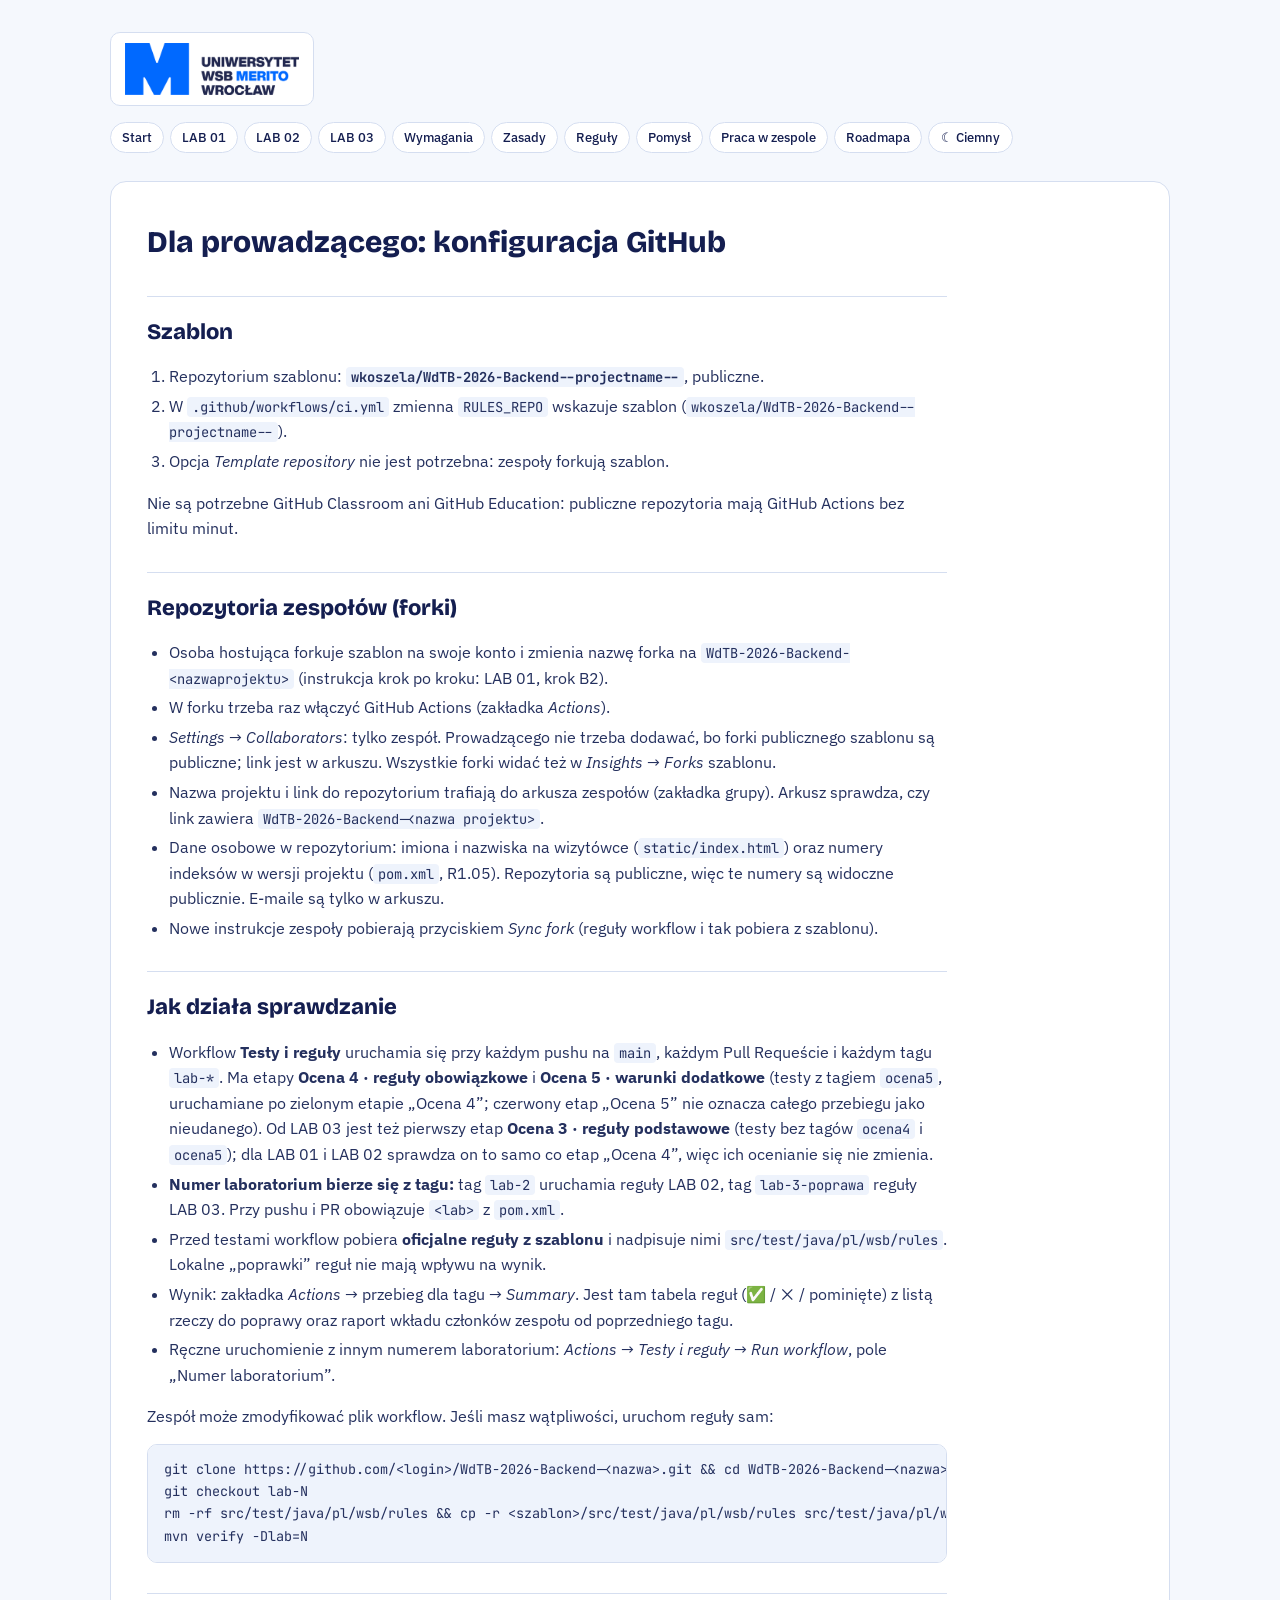
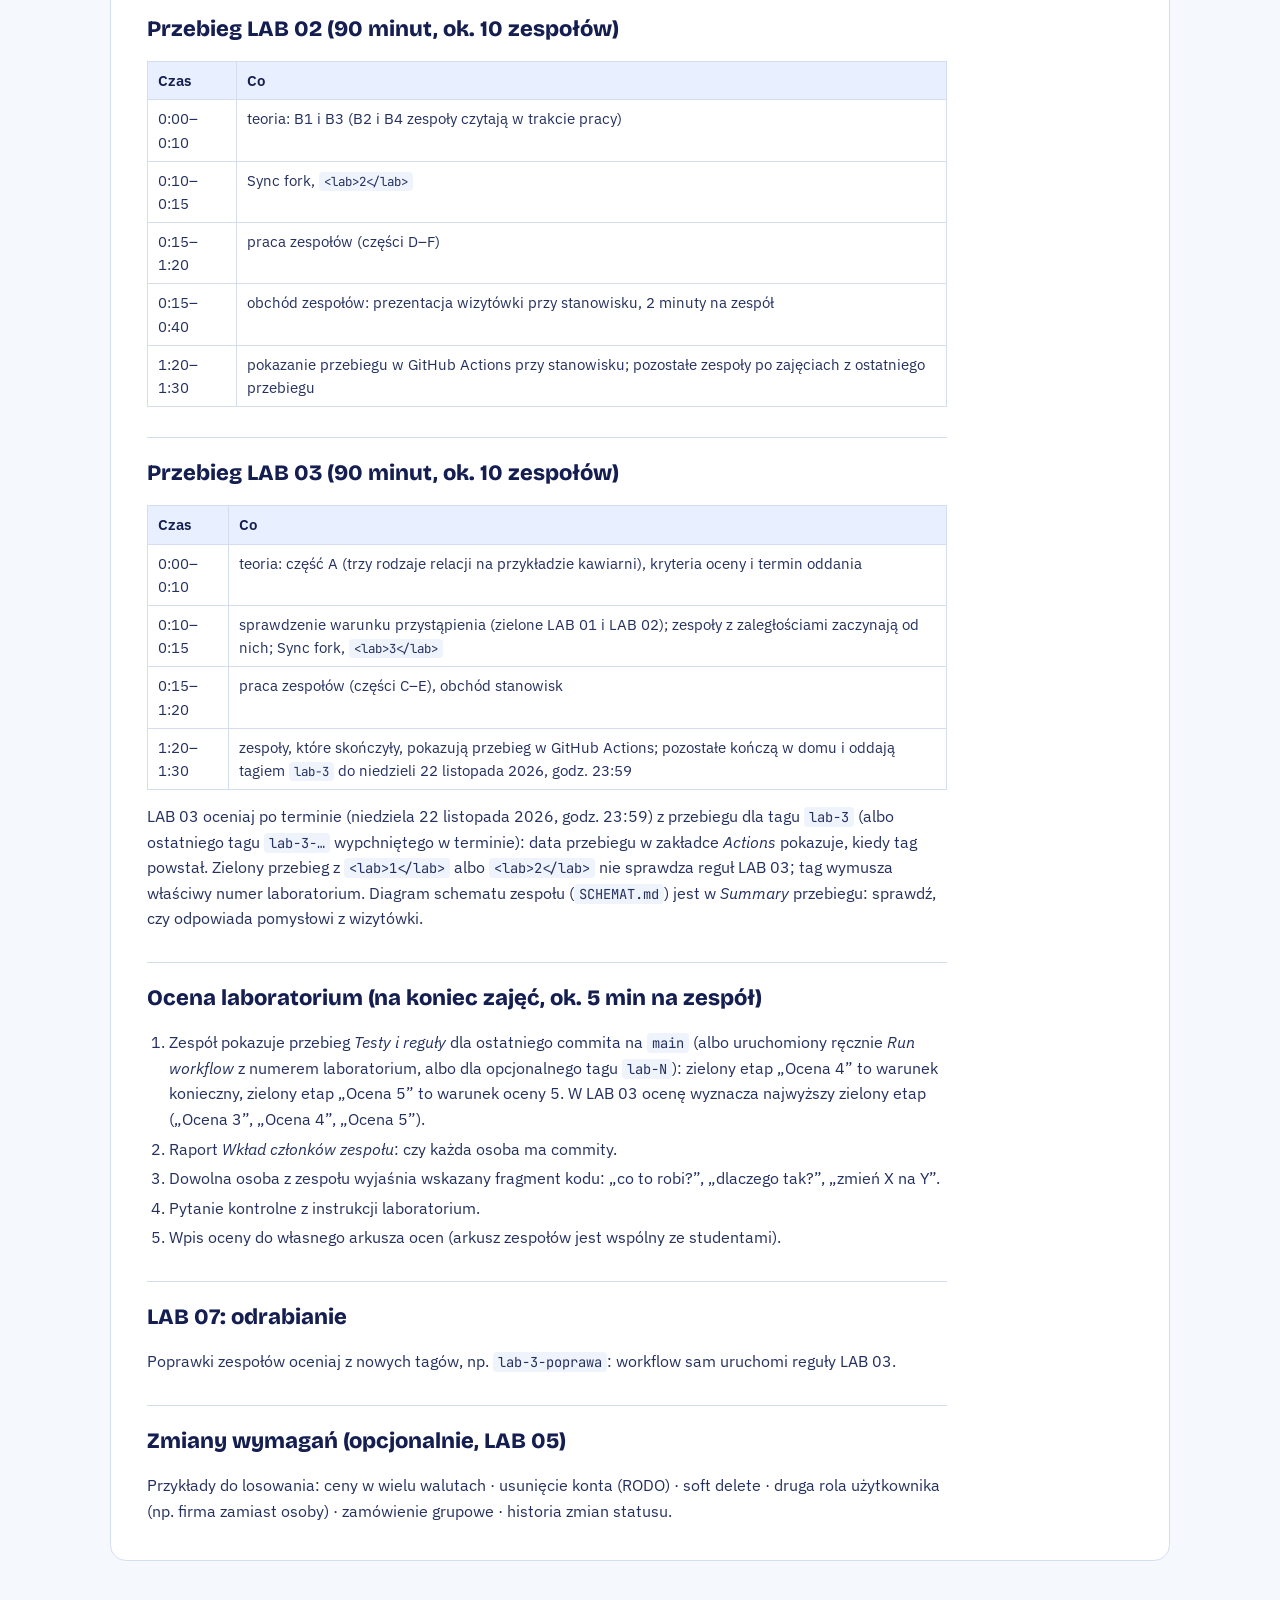
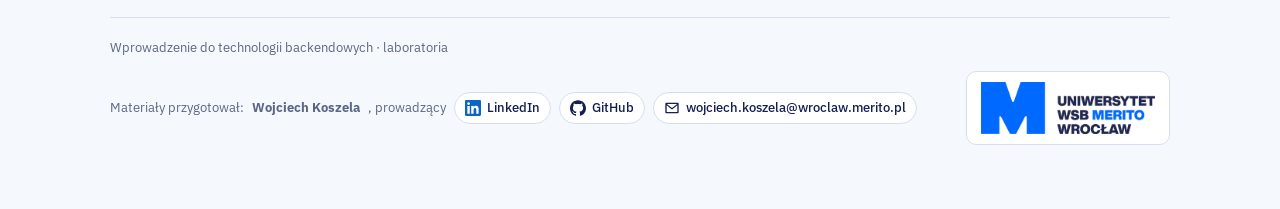
<file: docs/prowadzacy.html>
<!doctype html>
<html lang="pl">
<head>
<meta charset="utf-8">
<meta name="viewport" content="width=device-width, initial-scale=1">
<title>Dla prowadzącego · Wprowadzenie do technologii backendowych</title>
<link rel="preconnect" href="https://fonts.googleapis.com">
<link rel="preconnect" href="https://fonts.gstatic.com" crossorigin>
<link rel="stylesheet" href="https://fonts.googleapis.com/css2?family=Bricolage+Grotesque:opsz,wght@12..96,600;12..96,800&family=IBM+Plex+Sans:wght@400;500;600&family=JetBrains+Mono:wght@400;600&display=swap">
<link rel="stylesheet" href="assets/style.css">
<script>try{var t=localStorage.getItem('wdtb-theme');if(t)document.documentElement.setAttribute('data-theme',t);}catch(e){}</script>
</head>
<body>
<div class="wrap">
<div class="top">
  <a class="logo" href="index.html"><img src="assets/merito-logo.png" alt="Uniwersytet WSB Merito Wrocław"></a>
  <nav class="jump" aria-label="Dokumentacja"><a href="index.html">Start</a><a href="lab01.html">LAB 01</a><a href="lab02.html">LAB 02</a><a href="lab03.html">LAB 03</a><a href="wymagania.html">Wymagania</a><a href="zasady.html">Zasady</a><a href="reguly.html">Reguły</a><a href="pomysl.html">Pomysł</a><a href="zespol.html">Praca w zespole</a><a href="roadmapa.html">Roadmapa</a><button class="theme-toggle" type="button" aria-label="Przełącz motyw jasny lub ciemny">Motyw</button></nav>
</div>
<main class="doc"><article class="md">
<h1>Dla prowadzącego: konfiguracja GitHub</h1>
<h2>Szablon</h2>
<ol>
<li>Repozytorium szablonu: <strong><code>wkoszela/WdTB-2026-Backend--projectname--</code></strong>, publiczne.</li>
<li>W <code>.github/workflows/ci.yml</code> zmienna <code>RULES_REPO</code> wskazuje szablon (<code>wkoszela/WdTB-2026-Backend--projectname--</code>).</li>
<li>Opcja <em>Template repository</em> nie jest potrzebna: zespoły forkują szablon.</li>
</ol>
<p>Nie są potrzebne GitHub Classroom ani GitHub Education: publiczne repozytoria mają GitHub Actions bez limitu minut.</p>
<h2>Repozytoria zespołów (forki)</h2>
<ul>
<li>Osoba hostująca forkuje szablon na swoje konto i zmienia nazwę forka na <code>WdTB-2026-Backend-&lt;nazwaprojektu&gt;</code>
  (instrukcja krok po kroku: LAB 01, krok B2).</li>
<li>W forku trzeba raz włączyć GitHub Actions (zakładka <em>Actions</em>).</li>
<li><em>Settings → Collaborators</em>: tylko zespół. Prowadzącego nie trzeba dodawać, bo forki publicznego szablonu są publiczne; link jest w arkuszu. Wszystkie forki widać też w <em>Insights → Forks</em> szablonu.</li>
<li>Nazwa projektu i link do repozytorium trafiają do arkusza zespołów (zakładka grupy). Arkusz sprawdza, czy link
  zawiera <code>WdTB-2026-Backend-&lt;nazwa projektu&gt;</code>.</li>
<li>Dane osobowe w repozytorium: imiona i nazwiska na wizytówce (<code>static/index.html</code>) oraz numery indeksów w wersji projektu
  (<code>pom.xml</code>, R1.05). Repozytoria są publiczne, więc te numery są widoczne publicznie. E-maile są tylko w arkuszu.</li>
<li>Nowe instrukcje zespoły pobierają przyciskiem <em>Sync fork</em> (reguły workflow i tak pobiera z szablonu).</li>
</ul>
<h2>Jak działa sprawdzanie</h2>
<ul>
<li>Workflow <strong>Testy i reguły</strong> uruchamia się przy każdym pushu na <code>main</code>, każdym Pull Requeście i każdym tagu <code>lab-*</code>.
  Ma etapy <strong>Ocena 4 · reguły obowiązkowe</strong> i <strong>Ocena 5 · warunki dodatkowe</strong> (testy z tagiem <code>ocena5</code>,
  uruchamiane po zielonym etapie „Ocena 4”; czerwony etap „Ocena 5” nie oznacza całego przebiegu jako nieudanego).
  Od LAB 03 jest też pierwszy etap <strong>Ocena 3 · reguły podstawowe</strong> (testy bez tagów <code>ocena4</code> i <code>ocena5</code>); dla LAB 01 i LAB 02 sprawdza on to samo co etap „Ocena 4”, więc ich ocenianie się nie zmienia.</li>
<li><strong>Numer laboratorium bierze się z tagu:</strong> tag <code>lab-2</code> uruchamia reguły LAB 02, tag <code>lab-3-poprawa</code> reguły LAB 03.
  Przy pushu i PR obowiązuje <code>&lt;lab&gt;</code> z <code>pom.xml</code>.</li>
<li>Przed testami workflow pobiera <strong>oficjalne reguły z szablonu</strong> i nadpisuje nimi <code>src/test/java/pl/wsb/rules</code>.
  Lokalne „poprawki” reguł nie mają wpływu na wynik.</li>
<li>Wynik: zakładka <em>Actions</em> → przebieg dla tagu → <em>Summary</em>. Jest tam tabela reguł (✅ / ❌ / pominięte) z listą rzeczy
  do poprawy oraz raport wkładu członków zespołu od poprzedniego tagu.</li>
<li>Ręczne uruchomienie z innym numerem laboratorium: <em>Actions → Testy i reguły → Run workflow</em>, pole „Numer laboratorium”.</li>
</ul>
<p>Zespół może zmodyfikować plik workflow. Jeśli masz wątpliwości, uruchom reguły sam:</p>
<pre><code class="language-bash">git clone https://github.com/&lt;login&gt;/WdTB-2026-Backend-&lt;nazwa&gt;.git &amp;&amp; cd WdTB-2026-Backend-&lt;nazwa&gt;
git checkout lab-N
rm -rf src/test/java/pl/wsb/rules &amp;&amp; cp -r &lt;szablon&gt;/src/test/java/pl/wsb/rules src/test/java/pl/wsb/
mvn verify -Dlab=N
</code></pre>
<h2>Przebieg LAB 02 (90 minut, ok. 10 zespołów)</h2>
<div class="tbl"><table>
<thead>
<tr>
<th>Czas</th>
<th>Co</th>
</tr>
</thead>
<tbody>
<tr><td>0:00–0:10</td><td>teoria: B1 i B3 (B2 i B4 zespoły czytają w trakcie pracy)</td></tr>
<tr><td>0:10–0:15</td><td>Sync fork, <code>&lt;lab&gt;2&lt;/lab&gt;</code></td></tr>
<tr><td>0:15–1:20</td><td>praca zespołów (części D–F)</td></tr>
<tr><td>0:15–0:40</td><td>obchód zespołów: prezentacja wizytówki przy stanowisku, 2 minuty na zespół</td></tr>
<tr><td>1:20–1:30</td><td>pokazanie przebiegu w GitHub Actions przy stanowisku; pozostałe zespoły po zajęciach z ostatniego przebiegu</td></tr>
</tbody>
</table></div>
<h2>Przebieg LAB 03 (90 minut, ok. 10 zespołów)</h2>
<div class="tbl"><table>
<thead>
<tr>
<th>Czas</th>
<th>Co</th>
</tr>
</thead>
<tbody>
<tr><td>0:00–0:10</td><td>teoria: część A (trzy rodzaje relacji na przykładzie kawiarni), kryteria oceny i termin oddania</td></tr>
<tr><td>0:10–0:15</td><td>sprawdzenie warunku przystąpienia (zielone LAB 01 i LAB 02); zespoły z zaległościami zaczynają od nich; Sync fork, <code>&lt;lab&gt;3&lt;/lab&gt;</code></td></tr>
<tr><td>0:15–1:20</td><td>praca zespołów (części C–E), obchód stanowisk</td></tr>
<tr><td>1:20–1:30</td><td>zespoły, które skończyły, pokazują przebieg w GitHub Actions; pozostałe kończą w domu i oddają tagiem <code>lab-3</code> do niedzieli 22 listopada 2026, godz. 23:59</td></tr>
</tbody>
</table></div>
<p>LAB 03 oceniaj po terminie (niedziela 22 listopada 2026, godz. 23:59) z przebiegu dla tagu <code>lab-3</code> (albo ostatniego tagu <code>lab-3-…</code> wypchniętego w terminie): data przebiegu
w zakładce <em>Actions</em> pokazuje, kiedy tag powstał. Zielony przebieg z <code>&lt;lab&gt;1&lt;/lab&gt;</code> albo
<code>&lt;lab&gt;2&lt;/lab&gt;</code> nie sprawdza reguł LAB 03; tag wymusza właściwy numer laboratorium.
Diagram schematu zespołu (<code>SCHEMAT.md</code>) jest w <em>Summary</em> przebiegu: sprawdź, czy odpowiada pomysłowi z wizytówki.</p>
<h2>Ocena laboratorium (na koniec zajęć, ok. 5 min na zespół)</h2>
<ol>
<li>Zespół pokazuje przebieg <em>Testy i reguły</em> dla ostatniego commita na <code>main</code> (albo uruchomiony ręcznie <em>Run workflow</em> z numerem laboratorium, albo dla opcjonalnego tagu <code>lab-N</code>): zielony etap „Ocena 4” to warunek konieczny, zielony etap „Ocena 5” to warunek oceny 5. W LAB 03 ocenę wyznacza najwyższy zielony etap („Ocena 3”, „Ocena 4”, „Ocena 5”).</li>
<li>Raport <em>Wkład członków zespołu</em>: czy każda osoba ma commity.</li>
<li>Dowolna osoba z zespołu wyjaśnia wskazany fragment kodu: „co to robi?”, „dlaczego tak?”, „zmień X na Y”.</li>
<li>Pytanie kontrolne z instrukcji laboratorium.</li>
<li>Wpis oceny do własnego arkusza ocen (arkusz zespołów jest wspólny ze studentami).</li>
</ol>
<h2>LAB 07: odrabianie</h2>
<p>Poprawki zespołów oceniaj z nowych tagów, np. <code>lab-3-poprawa</code>: workflow sam uruchomi reguły LAB 03.</p>
<h2>Zmiany wymagań (opcjonalnie, LAB 05)</h2>
<p>Przykłady do losowania: ceny w wielu walutach · usunięcie konta (RODO) · soft delete · druga rola użytkownika
(np. firma zamiast osoby) · zamówienie grupowe · historia zmian statusu.</p>
</article></main>
<footer>
  <span>Wprowadzenie do technologii backendowych · laboratoria</span>
  <span class="author">Materiały przygotował: <b>Wojciech Koszela</b>, prowadzący<a class="social li" href="https://www.linkedin.com/in/wkoszela/" target="_blank" rel="noopener" aria-label="Wojciech Koszela na LinkedIn"><svg viewBox="0 0 24 24" aria-hidden="true"><path d="M20.447 20.452h-3.554v-5.569c0-1.328-.027-3.037-1.852-3.037-1.853 0-2.136 1.445-2.136 2.939v5.667H9.351V9h3.414v1.561h.046c.477-.9 1.637-1.85 3.37-1.85 3.601 0 4.267 2.37 4.267 5.455v6.286zM5.337 7.433c-1.144 0-2.063-.926-2.063-2.065 0-1.138.92-2.063 2.063-2.063 1.14 0 2.064.925 2.064 2.063 0 1.139-.925 2.065-2.064 2.065zm1.782 13.019H3.555V9h3.564v11.452zM22.225 0H1.771C.792 0 0 .774 0 1.729v20.542C0 23.227.792 24 1.771 24h20.451C23.2 24 24 23.227 24 22.271V1.729C24 .774 23.2 0 22.222 0h.003z"/></svg>LinkedIn</a><a class="social gh" href="https://github.com/wkoszela" target="_blank" rel="noopener" aria-label="wkoszela na GitHub"><svg viewBox="0 0 24 24" aria-hidden="true"><path d="M12 .297c-6.63 0-12 5.373-12 12 0 5.303 3.438 9.8 8.205 11.385.6.113.82-.258.82-.577 0-.285-.01-1.04-.015-2.04-3.338.724-4.042-1.61-4.042-1.61C4.422 18.07 3.633 17.7 3.633 17.7c-1.087-.744.084-.729.084-.729 1.205.084 1.838 1.236 1.838 1.236 1.07 1.835 2.809 1.305 3.495.998.108-.776.417-1.305.76-1.605-2.665-.3-5.466-1.332-5.466-5.93 0-1.31.465-2.38 1.235-3.22-.135-.303-.54-1.523.105-3.176 0 0 1.005-.322 3.3 1.23.96-.267 1.98-.399 3-.405 1.02.006 2.04.138 3 .405 2.28-1.552 3.285-1.23 3.285-1.23.645 1.653.24 2.873.12 3.176.765.84 1.23 1.91 1.23 3.22 0 4.61-2.805 5.625-5.475 5.92.42.36.81 1.096.81 2.22 0 1.606-.015 2.896-.015 3.286 0 .315.21.69.825.57C20.565 22.092 24 17.592 24 12.297c0-6.627-5.373-12-12-12"/></svg>GitHub</a><a class="social mail" href="mailto:wojciech.koszela@wroclaw.merito.pl" aria-label="E-mail do prowadzącego"><svg viewBox="0 0 24 24" aria-hidden="true"><path d="M2 5.5A1.5 1.5 0 0 1 3.5 4h17A1.5 1.5 0 0 1 22 5.5v13a1.5 1.5 0 0 1-1.5 1.5h-17A1.5 1.5 0 0 1 2 18.5v-13zm2.2.5 7.8 6.1L19.8 6H4.2zM20 7.9l-7.4 5.8a1 1 0 0 1-1.2 0L4 7.9V18h16V7.9z"/></svg>wojciech.koszela@wroclaw.merito.pl</a></span>
  <span class="logo"><img src="assets/merito-logo.png" alt="Uniwersytet WSB Merito Wrocław"></span>
</footer>
</div>
<script>
(function () {
  var root = document.documentElement, btn = document.querySelector('.theme-toggle');
  if (!btn) return;
  function current() {
    return root.getAttribute('data-theme') ||
      (window.matchMedia && matchMedia('(prefers-color-scheme: dark)').matches ? 'dark' : 'light');
  }
  function label() { btn.textContent = current() === 'dark' ? '☀ Jasny' : '☾ Ciemny'; }
  btn.addEventListener('click', function () {
    var next = current() === 'dark' ? 'light' : 'dark';
    root.setAttribute('data-theme', next);
    try { localStorage.setItem('wdtb-theme', next); } catch (e) {}
    label();
  });
  label();
})();
</script>
</body>
</html>
</file>
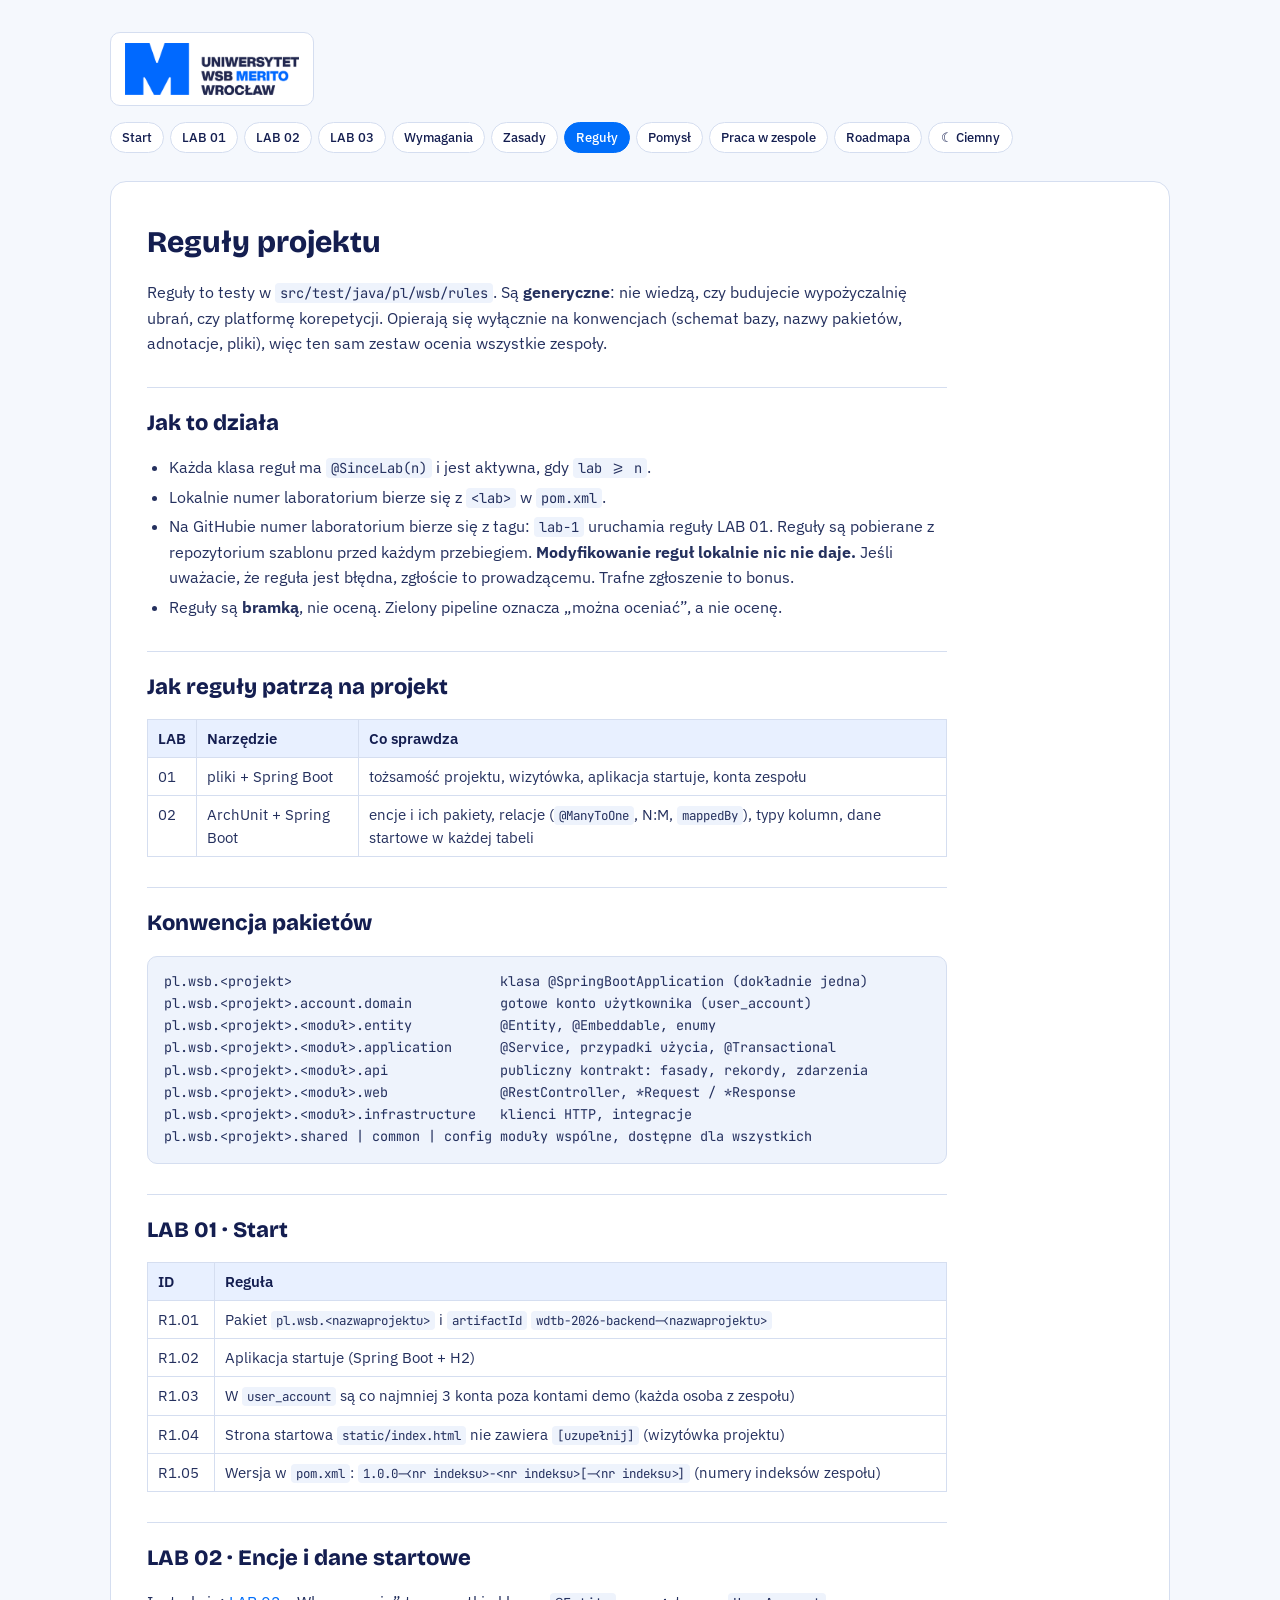
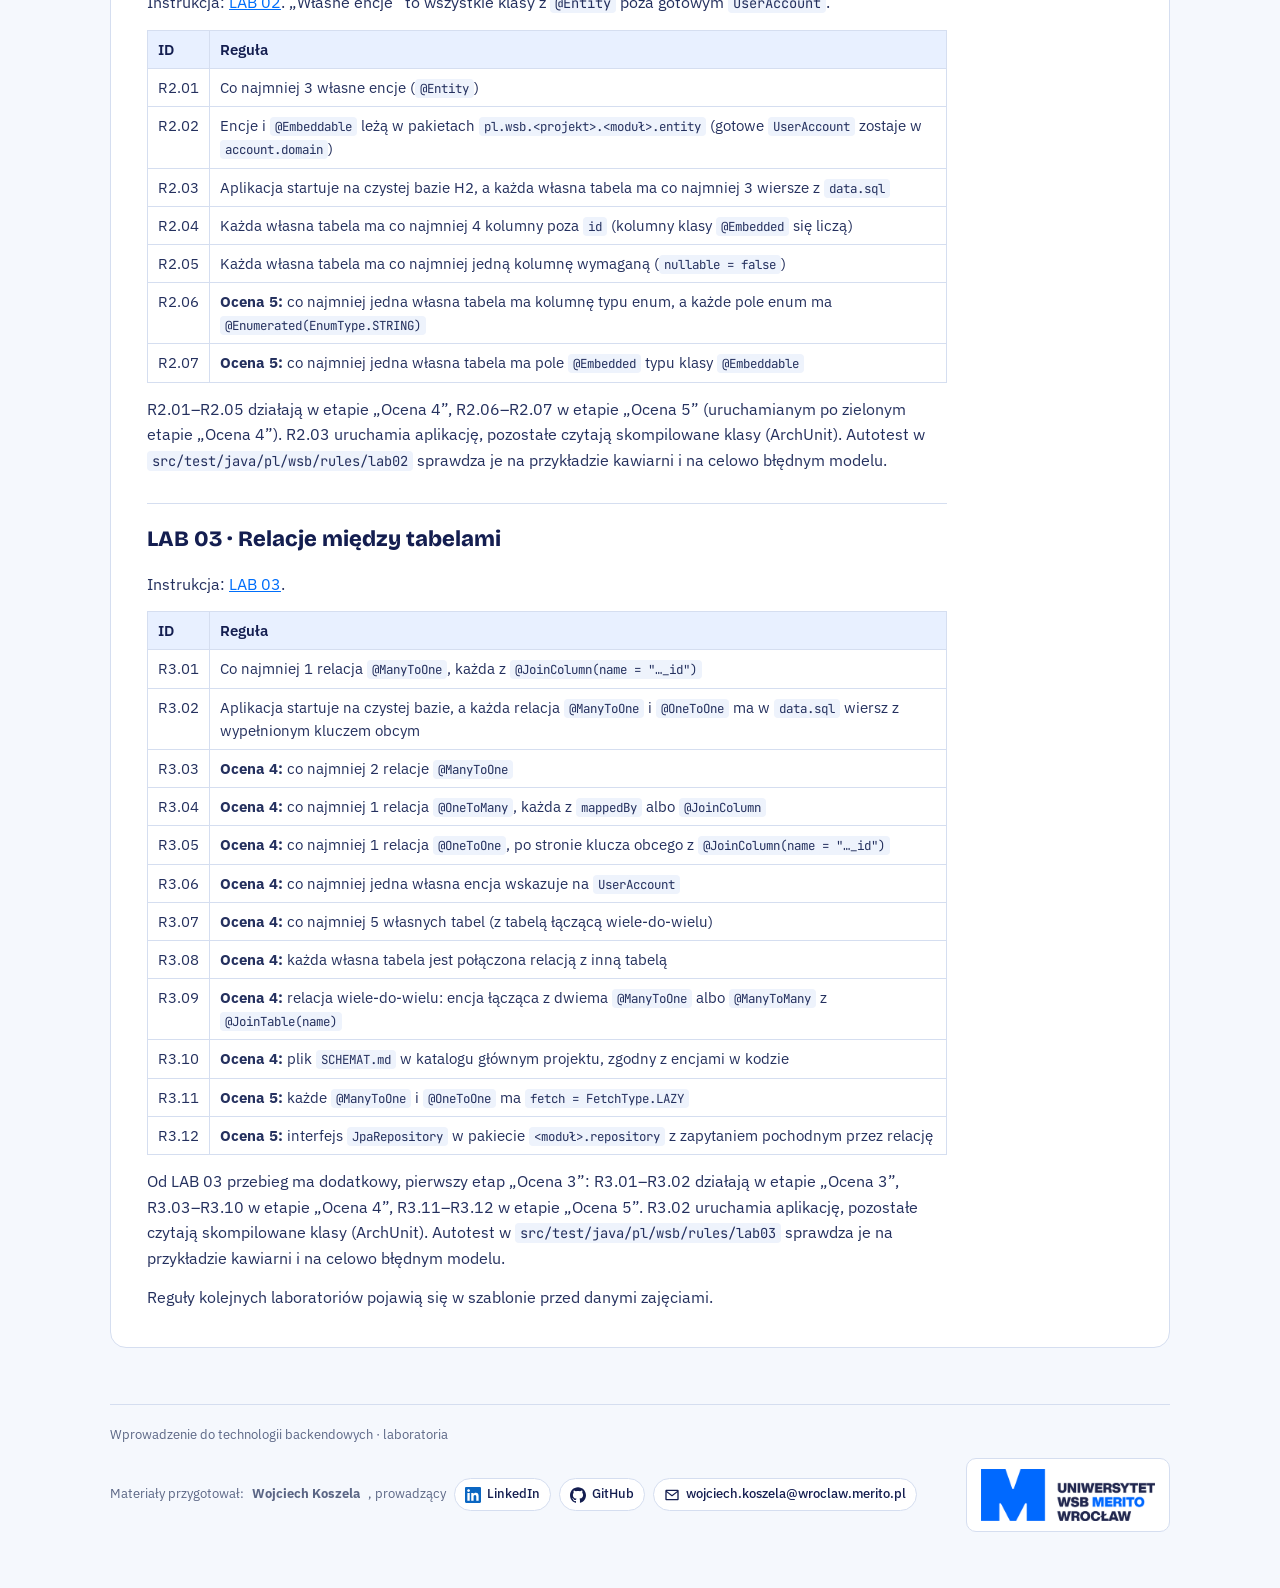
<file: docs/reguly.html>
<!doctype html>
<html lang="pl">
<head>
<meta charset="utf-8">
<meta name="viewport" content="width=device-width, initial-scale=1">
<title>Reguły projektu · Wprowadzenie do technologii backendowych</title>
<link rel="preconnect" href="https://fonts.googleapis.com">
<link rel="preconnect" href="https://fonts.gstatic.com" crossorigin>
<link rel="stylesheet" href="https://fonts.googleapis.com/css2?family=Bricolage+Grotesque:opsz,wght@12..96,600;12..96,800&family=IBM+Plex+Sans:wght@400;500;600&family=JetBrains+Mono:wght@400;600&display=swap">
<link rel="stylesheet" href="assets/style.css">
<script>try{var t=localStorage.getItem('wdtb-theme');if(t)document.documentElement.setAttribute('data-theme',t);}catch(e){}</script>
</head>
<body>
<div class="wrap">
<div class="top">
  <a class="logo" href="index.html"><img src="assets/merito-logo.png" alt="Uniwersytet WSB Merito Wrocław"></a>
  <nav class="jump" aria-label="Dokumentacja"><a href="index.html">Start</a><a href="lab01.html">LAB 01</a><a href="lab02.html">LAB 02</a><a href="lab03.html">LAB 03</a><a href="wymagania.html">Wymagania</a><a href="zasady.html">Zasady</a><a href="reguly.html" aria-current="page">Reguły</a><a href="pomysl.html">Pomysł</a><a href="zespol.html">Praca w zespole</a><a href="roadmapa.html">Roadmapa</a><button class="theme-toggle" type="button" aria-label="Przełącz motyw jasny lub ciemny">Motyw</button></nav>
</div>
<main class="doc"><article class="md">
<h1>Reguły projektu</h1>
<p>Reguły to testy w <code>src/test/java/pl/wsb/rules</code>. Są <strong>generyczne</strong>: nie wiedzą, czy budujecie wypożyczalnię ubrań,
czy platformę korepetycji. Opierają się wyłącznie na konwencjach (schemat bazy, nazwy pakietów, adnotacje, pliki),
więc ten sam zestaw ocenia wszystkie zespoły.</p>
<h2>Jak to działa</h2>
<ul>
<li>Każda klasa reguł ma <code>@SinceLab(n)</code> i jest aktywna, gdy <code>lab &gt;= n</code>.</li>
<li>Lokalnie numer laboratorium bierze się z <code>&lt;lab&gt;</code> w <code>pom.xml</code>.</li>
<li>Na GitHubie numer laboratorium bierze się z tagu: <code>lab-1</code> uruchamia reguły LAB 01. Reguły są pobierane z repozytorium
  szablonu przed każdym przebiegiem. <strong>Modyfikowanie reguł lokalnie nic nie daje.</strong> Jeśli uważacie, że reguła jest błędna,
  zgłoście to prowadzącemu. Trafne zgłoszenie to bonus.</li>
<li>Reguły są <strong>bramką</strong>, nie oceną. Zielony pipeline oznacza „można oceniać”, a nie ocenę.</li>
</ul>
<h2>Jak reguły patrzą na projekt</h2>
<div class="tbl"><table>
<thead>
<tr>
<th>LAB</th>
<th>Narzędzie</th>
<th>Co sprawdza</th>
</tr>
</thead>
<tbody>
<tr>
<td>01</td>
<td>pliki + Spring Boot</td>
<td>tożsamość projektu, wizytówka, aplikacja startuje, konta zespołu</td>
</tr>
<tr>
<td>02</td>
<td>ArchUnit + Spring Boot</td>
<td>encje i ich pakiety, relacje (<code>@ManyToOne</code>, N:M, <code>mappedBy</code>), typy kolumn, dane startowe w każdej tabeli</td>
</tr>
</tbody>
</table></div>
<h2>Konwencja pakietów</h2>
<pre><code>pl.wsb.&lt;projekt&gt;                          klasa @SpringBootApplication (dokładnie jedna)
pl.wsb.&lt;projekt&gt;.account.domain           gotowe konto użytkownika (user_account)
pl.wsb.&lt;projekt&gt;.&lt;moduł&gt;.entity           @Entity, @Embeddable, enumy
pl.wsb.&lt;projekt&gt;.&lt;moduł&gt;.application      @Service, przypadki użycia, @Transactional
pl.wsb.&lt;projekt&gt;.&lt;moduł&gt;.api              publiczny kontrakt: fasady, rekordy, zdarzenia
pl.wsb.&lt;projekt&gt;.&lt;moduł&gt;.web              @RestController, *Request / *Response
pl.wsb.&lt;projekt&gt;.&lt;moduł&gt;.infrastructure   klienci HTTP, integracje
pl.wsb.&lt;projekt&gt;.shared | common | config moduły wspólne, dostępne dla wszystkich
</code></pre>
<h2>LAB 01 · Start</h2>
<div class="tbl"><table>
<thead>
<tr>
<th>ID</th>
<th>Reguła</th>
</tr>
</thead>
<tbody>
<tr>
<td>R1.01</td>
<td>Pakiet <code>pl.wsb.&lt;nazwaprojektu&gt;</code> i <code>artifactId</code> <code>wdtb-2026-backend-&lt;nazwaprojektu&gt;</code></td>
</tr>
<tr>
<td>R1.02</td>
<td>Aplikacja startuje (Spring Boot + H2)</td>
</tr>
<tr>
<td>R1.03</td>
<td>W <code>user_account</code> są co najmniej 3 konta poza kontami demo (każda osoba z zespołu)</td>
</tr>
<tr>
<td>R1.04</td>
<td>Strona startowa <code>static/index.html</code> nie zawiera <code>[uzupełnij]</code> (wizytówka projektu)</td>
</tr>
<tr>
<td>R1.05</td>
<td>Wersja w <code>pom.xml</code>: <code>1.0.0-&lt;nr indeksu&gt;-&lt;nr indeksu&gt;[-&lt;nr indeksu&gt;]</code> (numery indeksów zespołu)</td>
</tr>
</tbody>
</table></div>
<h2>LAB 02 · Encje i dane startowe</h2>
<p>Instrukcja: <a href="lab02.html">LAB 02</a>. „Własne encje” to wszystkie klasy z <code>@Entity</code> poza gotowym <code>UserAccount</code>.</p>
<div class="tbl"><table>
<thead>
<tr>
<th>ID</th>
<th>Reguła</th>
</tr>
</thead>
<tbody>
<tr>
<td>R2.01</td>
<td>Co najmniej 3 własne encje (<code>@Entity</code>)</td>
</tr>
<tr>
<td>R2.02</td>
<td>Encje i <code>@Embeddable</code> leżą w pakietach <code>pl.wsb.&lt;projekt&gt;.&lt;moduł&gt;.entity</code> (gotowe <code>UserAccount</code> zostaje w <code>account.domain</code>)</td>
</tr>
<tr>
<td>R2.03</td>
<td>Aplikacja startuje na czystej bazie H2, a każda własna tabela ma co najmniej 3 wiersze z <code>data.sql</code></td>
</tr>
<tr>
<td>R2.04</td>
<td>Każda własna tabela ma co najmniej 4 kolumny poza <code>id</code> (kolumny klasy <code>@Embedded</code> się liczą)</td>
</tr>
<tr>
<td>R2.05</td>
<td>Każda własna tabela ma co najmniej jedną kolumnę wymaganą (<code>nullable = false</code>)</td>
</tr>
<tr>
<td>R2.06</td>
<td><strong>Ocena 5:</strong> co najmniej jedna własna tabela ma kolumnę typu enum, a każde pole enum ma <code>@Enumerated(EnumType.STRING)</code></td>
</tr>
<tr>
<td>R2.07</td>
<td><strong>Ocena 5:</strong> co najmniej jedna własna tabela ma pole <code>@Embedded</code> typu klasy <code>@Embeddable</code></td>
</tr>
</tbody>
</table></div>
<p>R2.01–R2.05 działają w etapie „Ocena 4”, R2.06–R2.07 w etapie „Ocena 5” (uruchamianym po zielonym etapie „Ocena 4”).
R2.03 uruchamia aplikację, pozostałe czytają skompilowane klasy (ArchUnit). Autotest w
<code>src/test/java/pl/wsb/rules/lab02</code> sprawdza je na przykładzie kawiarni i na celowo błędnym modelu.</p>
<h2>LAB 03 · Relacje między tabelami</h2>
<p>Instrukcja: <a href="lab03.html">LAB 03</a>.</p>
<div class="tbl"><table>
<thead>
<tr>
<th>ID</th>
<th>Reguła</th>
</tr>
</thead>
<tbody>
<tr>
<td>R3.01</td>
<td>Co najmniej 1 relacja <code>@ManyToOne</code>, każda z <code>@JoinColumn(name = "…_id")</code></td>
</tr>
<tr>
<td>R3.02</td>
<td>Aplikacja startuje na czystej bazie, a każda relacja <code>@ManyToOne</code> i <code>@OneToOne</code> ma w <code>data.sql</code> wiersz z wypełnionym kluczem obcym</td>
</tr>
<tr>
<td>R3.03</td>
<td><strong>Ocena 4:</strong> co najmniej 2 relacje <code>@ManyToOne</code></td>
</tr>
<tr>
<td>R3.04</td>
<td><strong>Ocena 4:</strong> co najmniej 1 relacja <code>@OneToMany</code>, każda z <code>mappedBy</code> albo <code>@JoinColumn</code></td>
</tr>
<tr>
<td>R3.05</td>
<td><strong>Ocena 4:</strong> co najmniej 1 relacja <code>@OneToOne</code>, po stronie klucza obcego z <code>@JoinColumn(name = "…_id")</code></td>
</tr>
<tr>
<td>R3.06</td>
<td><strong>Ocena 4:</strong> co najmniej jedna własna encja wskazuje na <code>UserAccount</code></td>
</tr>
<tr>
<td>R3.07</td>
<td><strong>Ocena 4:</strong> co najmniej 5 własnych tabel (z tabelą łączącą wiele-do-wielu)</td>
</tr>
<tr>
<td>R3.08</td>
<td><strong>Ocena 4:</strong> każda własna tabela jest połączona relacją z inną tabelą</td>
</tr>
<tr>
<td>R3.09</td>
<td><strong>Ocena 4:</strong> relacja wiele-do-wielu: encja łącząca z dwiema <code>@ManyToOne</code> albo <code>@ManyToMany</code> z <code>@JoinTable(name)</code></td>
</tr>
<tr>
<td>R3.10</td>
<td><strong>Ocena 4:</strong> plik <code>SCHEMAT.md</code> w katalogu głównym projektu, zgodny z encjami w kodzie</td>
</tr>
<tr>
<td>R3.11</td>
<td><strong>Ocena 5:</strong> każde <code>@ManyToOne</code> i <code>@OneToOne</code> ma <code>fetch = FetchType.LAZY</code></td>
</tr>
<tr>
<td>R3.12</td>
<td><strong>Ocena 5:</strong> interfejs <code>JpaRepository</code> w pakiecie <code>&lt;moduł&gt;.repository</code> z zapytaniem pochodnym przez relację</td>
</tr>
</tbody>
</table></div>
<p>Od LAB 03 przebieg ma dodatkowy, pierwszy etap „Ocena 3”: R3.01–R3.02 działają w etapie „Ocena 3”, R3.03–R3.10 w etapie „Ocena 4”, R3.11–R3.12 w etapie „Ocena 5”. R3.02 uruchamia aplikację, pozostałe czytają
skompilowane klasy (ArchUnit). Autotest w <code>src/test/java/pl/wsb/rules/lab03</code> sprawdza je na przykładzie kawiarni
i na celowo błędnym modelu.</p>
<p>Reguły kolejnych laboratoriów pojawią się w szablonie przed danymi zajęciami.</p>
</article></main>
<footer>
  <span>Wprowadzenie do technologii backendowych · laboratoria</span>
  <span class="author">Materiały przygotował: <b>Wojciech Koszela</b>, prowadzący<a class="social li" href="https://www.linkedin.com/in/wkoszela/" target="_blank" rel="noopener" aria-label="Wojciech Koszela na LinkedIn"><svg viewBox="0 0 24 24" aria-hidden="true"><path d="M20.447 20.452h-3.554v-5.569c0-1.328-.027-3.037-1.852-3.037-1.853 0-2.136 1.445-2.136 2.939v5.667H9.351V9h3.414v1.561h.046c.477-.9 1.637-1.85 3.37-1.85 3.601 0 4.267 2.37 4.267 5.455v6.286zM5.337 7.433c-1.144 0-2.063-.926-2.063-2.065 0-1.138.92-2.063 2.063-2.063 1.14 0 2.064.925 2.064 2.063 0 1.139-.925 2.065-2.064 2.065zm1.782 13.019H3.555V9h3.564v11.452zM22.225 0H1.771C.792 0 0 .774 0 1.729v20.542C0 23.227.792 24 1.771 24h20.451C23.2 24 24 23.227 24 22.271V1.729C24 .774 23.2 0 22.222 0h.003z"/></svg>LinkedIn</a><a class="social gh" href="https://github.com/wkoszela" target="_blank" rel="noopener" aria-label="wkoszela na GitHub"><svg viewBox="0 0 24 24" aria-hidden="true"><path d="M12 .297c-6.63 0-12 5.373-12 12 0 5.303 3.438 9.8 8.205 11.385.6.113.82-.258.82-.577 0-.285-.01-1.04-.015-2.04-3.338.724-4.042-1.61-4.042-1.61C4.422 18.07 3.633 17.7 3.633 17.7c-1.087-.744.084-.729.084-.729 1.205.084 1.838 1.236 1.838 1.236 1.07 1.835 2.809 1.305 3.495.998.108-.776.417-1.305.76-1.605-2.665-.3-5.466-1.332-5.466-5.93 0-1.31.465-2.38 1.235-3.22-.135-.303-.54-1.523.105-3.176 0 0 1.005-.322 3.3 1.23.96-.267 1.98-.399 3-.405 1.02.006 2.04.138 3 .405 2.28-1.552 3.285-1.23 3.285-1.23.645 1.653.24 2.873.12 3.176.765.84 1.23 1.91 1.23 3.22 0 4.61-2.805 5.625-5.475 5.92.42.36.81 1.096.81 2.22 0 1.606-.015 2.896-.015 3.286 0 .315.21.69.825.57C20.565 22.092 24 17.592 24 12.297c0-6.627-5.373-12-12-12"/></svg>GitHub</a><a class="social mail" href="mailto:wojciech.koszela@wroclaw.merito.pl" aria-label="E-mail do prowadzącego"><svg viewBox="0 0 24 24" aria-hidden="true"><path d="M2 5.5A1.5 1.5 0 0 1 3.5 4h17A1.5 1.5 0 0 1 22 5.5v13a1.5 1.5 0 0 1-1.5 1.5h-17A1.5 1.5 0 0 1 2 18.5v-13zm2.2.5 7.8 6.1L19.8 6H4.2zM20 7.9l-7.4 5.8a1 1 0 0 1-1.2 0L4 7.9V18h16V7.9z"/></svg>wojciech.koszela@wroclaw.merito.pl</a></span>
  <span class="logo"><img src="assets/merito-logo.png" alt="Uniwersytet WSB Merito Wrocław"></span>
</footer>
</div>
<script>
(function () {
  var root = document.documentElement, btn = document.querySelector('.theme-toggle');
  if (!btn) return;
  function current() {
    return root.getAttribute('data-theme') ||
      (window.matchMedia && matchMedia('(prefers-color-scheme: dark)').matches ? 'dark' : 'light');
  }
  function label() { btn.textContent = current() === 'dark' ? '☀ Jasny' : '☾ Ciemny'; }
  btn.addEventListener('click', function () {
    var next = current() === 'dark' ? 'light' : 'dark';
    root.setAttribute('data-theme', next);
    try { localStorage.setItem('wdtb-theme', next); } catch (e) {}
    label();
  });
  label();
})();
</script>
</body>
</html>
</file>
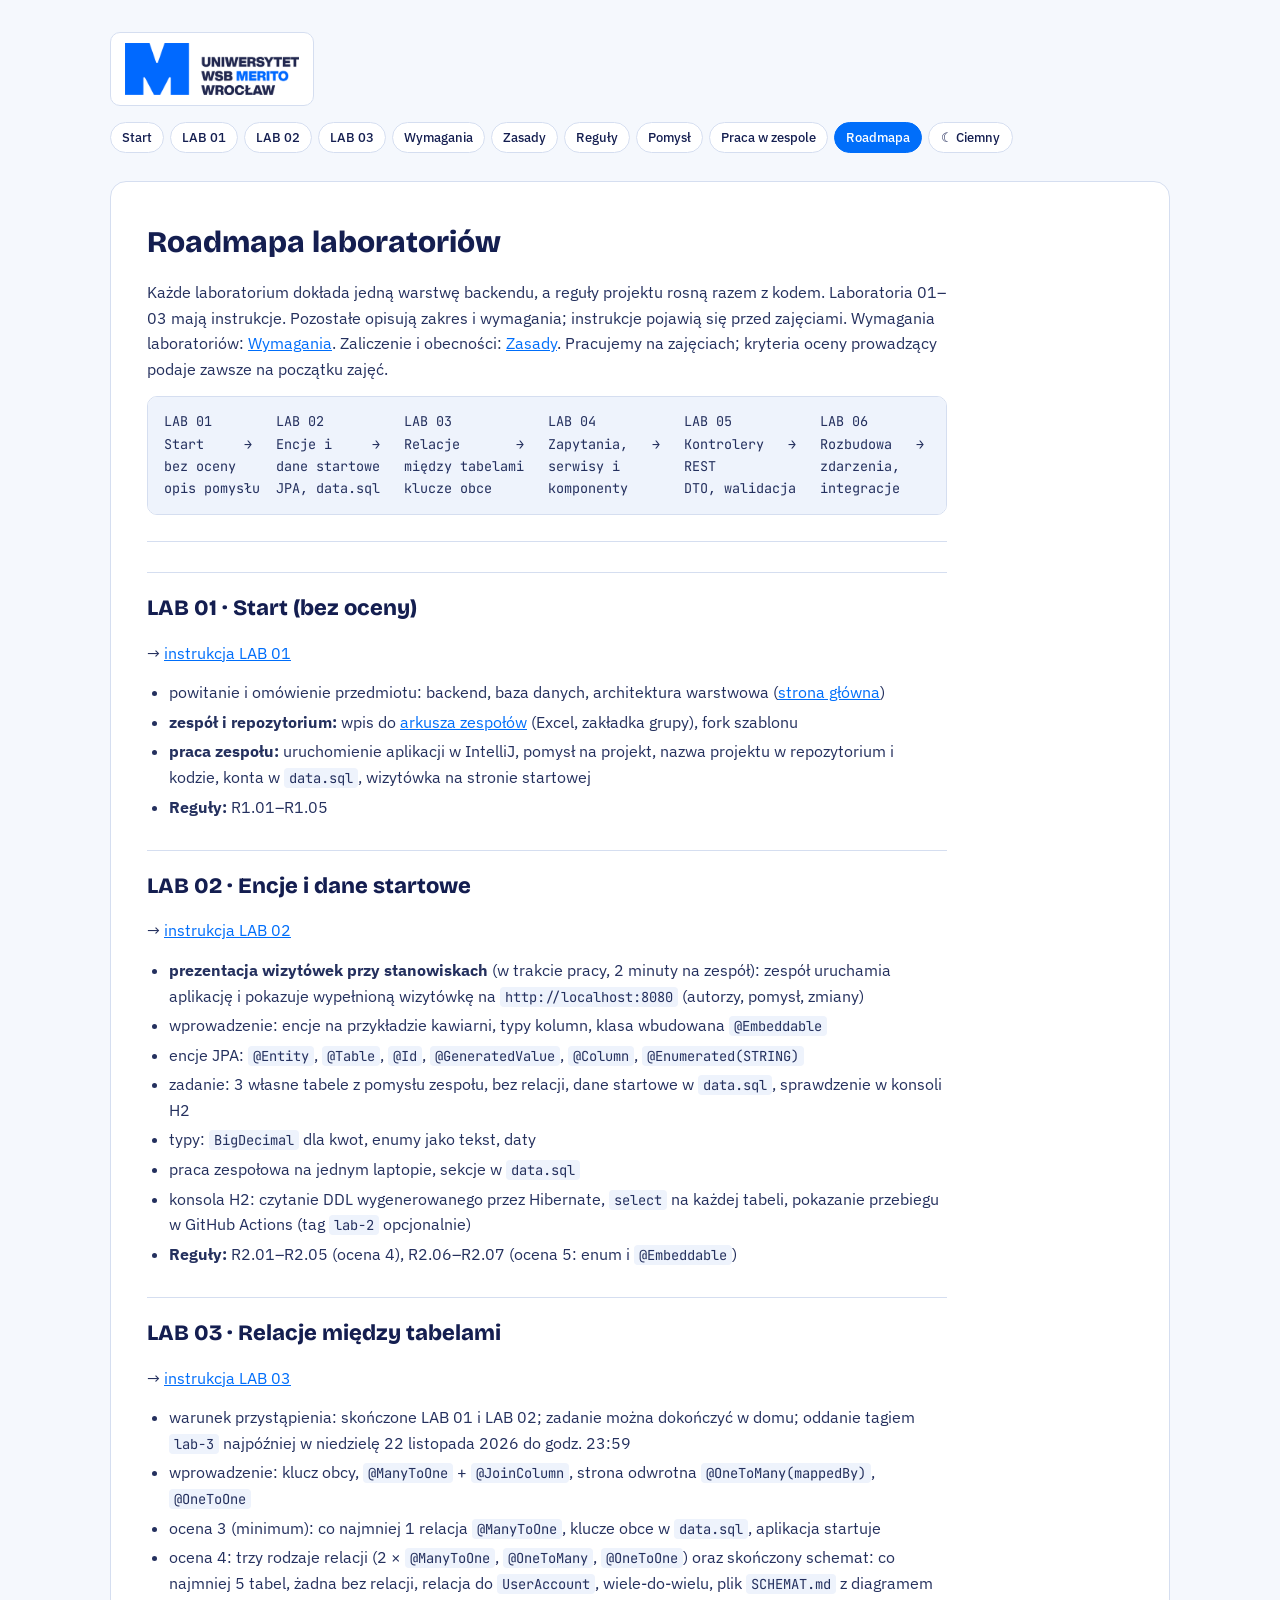
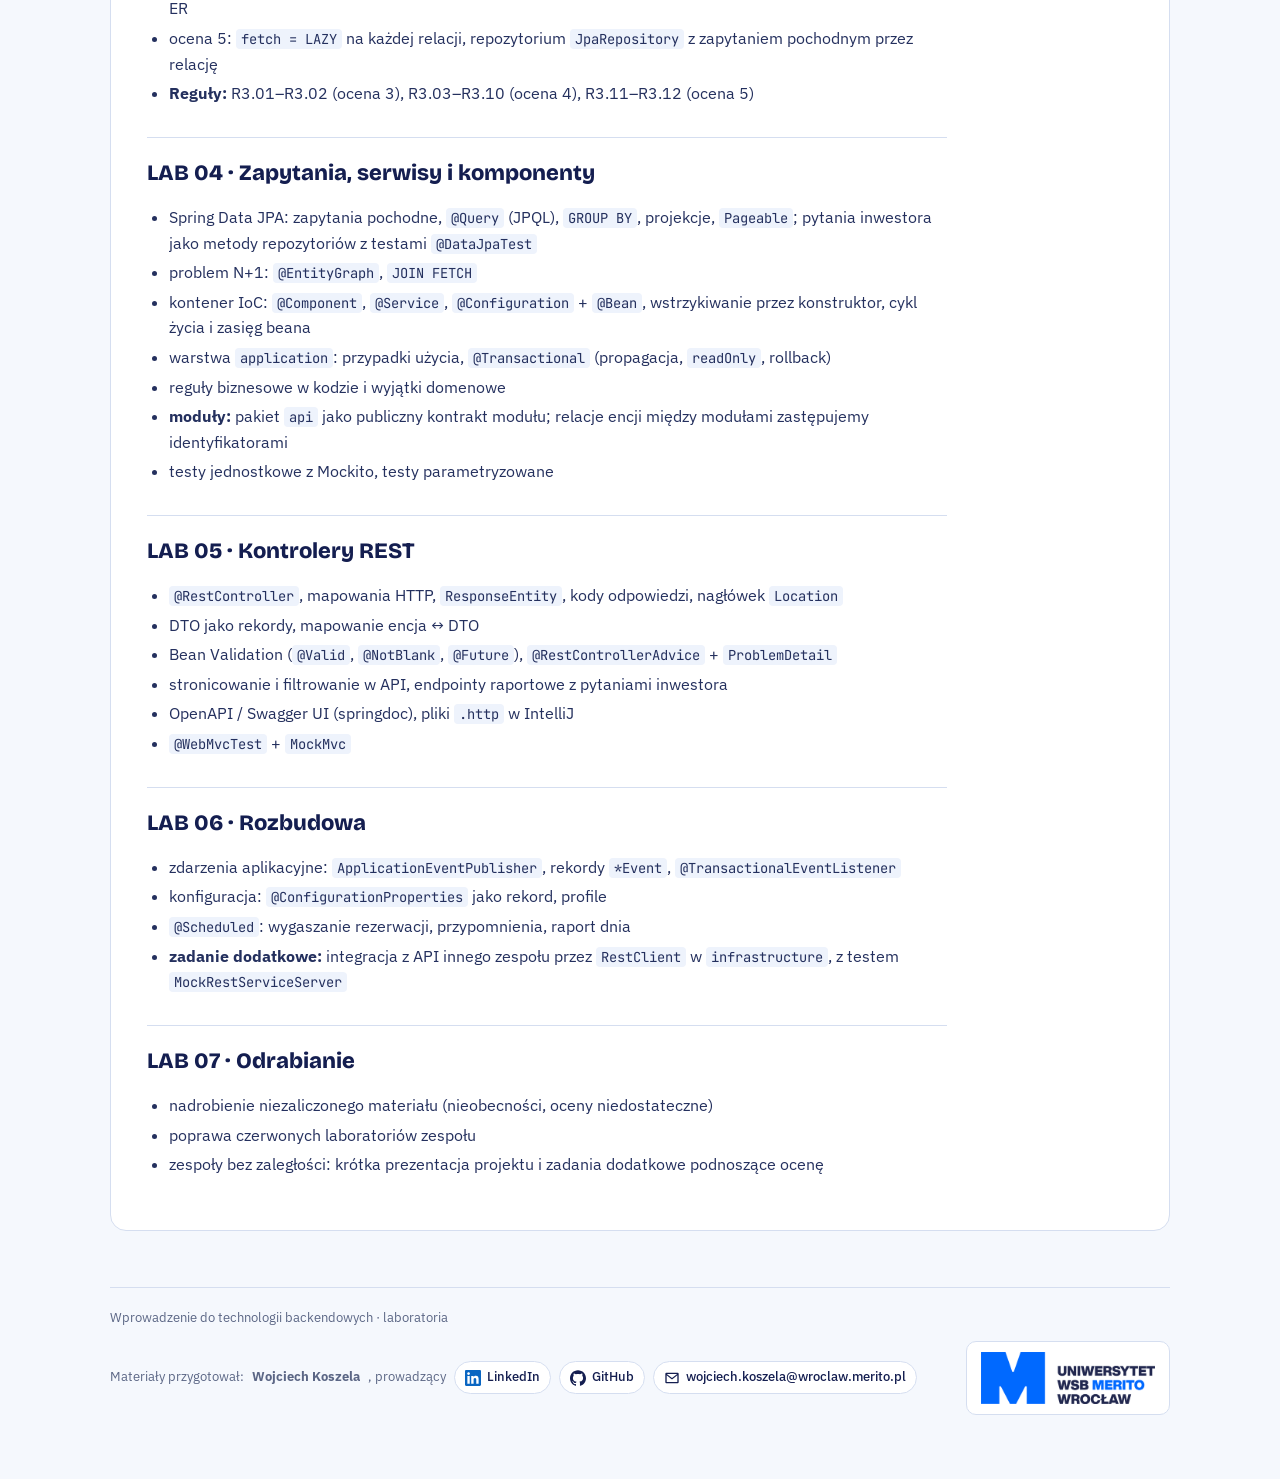
<file: docs/roadmapa.html>
<!doctype html>
<html lang="pl">
<head>
<meta charset="utf-8">
<meta name="viewport" content="width=device-width, initial-scale=1">
<title>Roadmapa · Wprowadzenie do technologii backendowych</title>
<link rel="preconnect" href="https://fonts.googleapis.com">
<link rel="preconnect" href="https://fonts.gstatic.com" crossorigin>
<link rel="stylesheet" href="https://fonts.googleapis.com/css2?family=Bricolage+Grotesque:opsz,wght@12..96,600;12..96,800&family=IBM+Plex+Sans:wght@400;500;600&family=JetBrains+Mono:wght@400;600&display=swap">
<link rel="stylesheet" href="assets/style.css">
<script>try{var t=localStorage.getItem('wdtb-theme');if(t)document.documentElement.setAttribute('data-theme',t);}catch(e){}</script>
</head>
<body>
<div class="wrap">
<div class="top">
  <a class="logo" href="index.html"><img src="assets/merito-logo.png" alt="Uniwersytet WSB Merito Wrocław"></a>
  <nav class="jump" aria-label="Dokumentacja"><a href="index.html">Start</a><a href="lab01.html">LAB 01</a><a href="lab02.html">LAB 02</a><a href="lab03.html">LAB 03</a><a href="wymagania.html">Wymagania</a><a href="zasady.html">Zasady</a><a href="reguly.html">Reguły</a><a href="pomysl.html">Pomysł</a><a href="zespol.html">Praca w zespole</a><a href="roadmapa.html" aria-current="page">Roadmapa</a><button class="theme-toggle" type="button" aria-label="Przełącz motyw jasny lub ciemny">Motyw</button></nav>
</div>
<main class="doc"><article class="md">
<h1>Roadmapa laboratoriów</h1>
<p>Każde laboratorium dokłada jedną warstwę backendu, a reguły projektu rosną razem z kodem.
Laboratoria 01–03 mają instrukcje. Pozostałe opisują zakres i wymagania; instrukcje pojawią się przed zajęciami.
Wymagania laboratoriów: <a href="wymagania.html">Wymagania</a>. Zaliczenie i obecności: <a href="zasady.html">Zasady</a>.
Pracujemy na zajęciach; kryteria oceny prowadzący podaje zawsze na początku zajęć.</p>
<pre><code>LAB 01        LAB 02          LAB 03            LAB 04           LAB 05           LAB 06          LAB 07
Start     →   Encje i     →   Relacje       →   Zapytania,   →   Kontrolery   →   Rozbudowa   →   Odrabianie
bez oceny     dane startowe   między tabelami   serwisy i        REST             zdarzenia,      poprawy,
opis pomysłu  JPA, data.sql   klucze obce       komponenty       DTO, walidacja   integracje      zadania dod.
</code></pre>
<hr />
<h2>LAB 01 · Start (bez oceny)</h2>
<p>→ <a href="lab01.html">instrukcja LAB 01</a></p>
<ul>
<li>powitanie i omówienie przedmiotu: backend, baza danych, architektura warstwowa (<a href="index.html">strona główna</a>)</li>
<li><strong>zespół i repozytorium:</strong> wpis do <a href="https://m365ht-my.sharepoint.com/:x:/g/personal/wojciech_koszela_wroclaw_merito_pl/IQCEEPWN_2owS6zMeDfSfeG-AXpOGAC7AgOlj9SAudd8Y0w?e=S2s4H9" target="_blank" rel="noopener">arkusza zespołów</a> (Excel, zakładka grupy), fork szablonu</li>
<li><strong>praca zespołu:</strong> uruchomienie aplikacji w IntelliJ, pomysł na projekt, nazwa projektu w repozytorium i kodzie, konta w <code>data.sql</code>, wizytówka na stronie startowej</li>
<li><strong>Reguły:</strong> R1.01–R1.05</li>
</ul>
<h2>LAB 02 · Encje i dane startowe</h2>
<p>→ <a href="lab02.html">instrukcja LAB 02</a></p>
<ul>
<li><strong>prezentacja wizytówek przy stanowiskach</strong> (w trakcie pracy, 2 minuty na zespół): zespół uruchamia aplikację i pokazuje wypełnioną wizytówkę na <code>http://localhost:8080</code> (autorzy, pomysł, zmiany)</li>
<li>wprowadzenie: encje na przykładzie kawiarni, typy kolumn, klasa wbudowana <code>@Embeddable</code></li>
<li>encje JPA: <code>@Entity</code>, <code>@Table</code>, <code>@Id</code>, <code>@GeneratedValue</code>, <code>@Column</code>, <code>@Enumerated(STRING)</code></li>
<li>zadanie: 3 własne tabele z pomysłu zespołu, bez relacji, dane startowe w <code>data.sql</code>, sprawdzenie w konsoli H2</li>
<li>typy: <code>BigDecimal</code> dla kwot, enumy jako tekst, daty</li>
<li>praca zespołowa na jednym laptopie, sekcje w <code>data.sql</code></li>
<li>konsola H2: czytanie DDL wygenerowanego przez Hibernate, <code>select</code> na każdej tabeli, pokazanie przebiegu w GitHub Actions (tag <code>lab-2</code> opcjonalnie)</li>
<li><strong>Reguły:</strong> R2.01–R2.05 (ocena 4), R2.06–R2.07 (ocena 5: enum i <code>@Embeddable</code>)</li>
</ul>
<h2>LAB 03 · Relacje między tabelami</h2>
<p>→ <a href="lab03.html">instrukcja LAB 03</a></p>
<ul>
<li>warunek przystąpienia: skończone LAB 01 i LAB 02; zadanie można dokończyć w domu; oddanie tagiem <code>lab-3</code> najpóźniej w niedzielę 22 listopada 2026 do godz. 23:59</li>
<li>wprowadzenie: klucz obcy, <code>@ManyToOne</code> + <code>@JoinColumn</code>, strona odwrotna <code>@OneToMany(mappedBy)</code>, <code>@OneToOne</code></li>
<li>ocena 3 (minimum): co najmniej 1 relacja <code>@ManyToOne</code>, klucze obce w <code>data.sql</code>, aplikacja startuje</li>
<li>ocena 4: trzy rodzaje relacji (2 × <code>@ManyToOne</code>, <code>@OneToMany</code>, <code>@OneToOne</code>) oraz skończony schemat: co najmniej 5 tabel, żadna bez relacji, relacja do <code>UserAccount</code>, wiele-do-wielu, plik <code>SCHEMAT.md</code> z diagramem ER</li>
<li>ocena 5: <code>fetch = LAZY</code> na każdej relacji, repozytorium <code>JpaRepository</code> z zapytaniem pochodnym przez relację</li>
<li><strong>Reguły:</strong> R3.01–R3.02 (ocena 3), R3.03–R3.10 (ocena 4), R3.11–R3.12 (ocena 5)</li>
</ul>
<h2>LAB 04 · Zapytania, serwisy i komponenty</h2>
<ul>
<li>Spring Data JPA: zapytania pochodne, <code>@Query</code> (JPQL), <code>GROUP BY</code>, projekcje, <code>Pageable</code>; pytania inwestora jako metody repozytoriów z testami <code>@DataJpaTest</code></li>
<li>problem N+1: <code>@EntityGraph</code>, <code>JOIN FETCH</code></li>
<li>kontener IoC: <code>@Component</code>, <code>@Service</code>, <code>@Configuration</code> + <code>@Bean</code>, wstrzykiwanie przez konstruktor, cykl życia i zasięg beana</li>
<li>warstwa <code>application</code>: przypadki użycia, <code>@Transactional</code> (propagacja, <code>readOnly</code>, rollback)</li>
<li>reguły biznesowe w kodzie i wyjątki domenowe</li>
<li><strong>moduły:</strong> pakiet <code>api</code> jako publiczny kontrakt modułu; relacje encji między modułami zastępujemy identyfikatorami</li>
<li>testy jednostkowe z Mockito, testy parametryzowane</li>
</ul>
<h2>LAB 05 · Kontrolery REST</h2>
<ul>
<li><code>@RestController</code>, mapowania HTTP, <code>ResponseEntity</code>, kody odpowiedzi, nagłówek <code>Location</code></li>
<li>DTO jako rekordy, mapowanie encja ↔ DTO</li>
<li>Bean Validation (<code>@Valid</code>, <code>@NotBlank</code>, <code>@Future</code>), <code>@RestControllerAdvice</code> + <code>ProblemDetail</code></li>
<li>stronicowanie i filtrowanie w API, endpointy raportowe z pytaniami inwestora</li>
<li>OpenAPI / Swagger UI (springdoc), pliki <code>.http</code> w IntelliJ</li>
<li><code>@WebMvcTest</code> + <code>MockMvc</code></li>
</ul>
<h2>LAB 06 · Rozbudowa</h2>
<ul>
<li>zdarzenia aplikacyjne: <code>ApplicationEventPublisher</code>, rekordy <code>*Event</code>, <code>@TransactionalEventListener</code></li>
<li>konfiguracja: <code>@ConfigurationProperties</code> jako rekord, profile</li>
<li><code>@Scheduled</code>: wygaszanie rezerwacji, przypomnienia, raport dnia</li>
<li><strong>zadanie dodatkowe:</strong> integracja z API innego zespołu przez <code>RestClient</code> w <code>infrastructure</code>, z testem <code>MockRestServiceServer</code></li>
</ul>
<h2>LAB 07 · Odrabianie</h2>
<ul>
<li>nadrobienie niezaliczonego materiału (nieobecności, oceny niedostateczne)</li>
<li>poprawa czerwonych laboratoriów zespołu</li>
<li>zespoły bez zaległości: krótka prezentacja projektu i zadania dodatkowe podnoszące ocenę</li>
</ul>
</article></main>
<footer>
  <span>Wprowadzenie do technologii backendowych · laboratoria</span>
  <span class="author">Materiały przygotował: <b>Wojciech Koszela</b>, prowadzący<a class="social li" href="https://www.linkedin.com/in/wkoszela/" target="_blank" rel="noopener" aria-label="Wojciech Koszela na LinkedIn"><svg viewBox="0 0 24 24" aria-hidden="true"><path d="M20.447 20.452h-3.554v-5.569c0-1.328-.027-3.037-1.852-3.037-1.853 0-2.136 1.445-2.136 2.939v5.667H9.351V9h3.414v1.561h.046c.477-.9 1.637-1.85 3.37-1.85 3.601 0 4.267 2.37 4.267 5.455v6.286zM5.337 7.433c-1.144 0-2.063-.926-2.063-2.065 0-1.138.92-2.063 2.063-2.063 1.14 0 2.064.925 2.064 2.063 0 1.139-.925 2.065-2.064 2.065zm1.782 13.019H3.555V9h3.564v11.452zM22.225 0H1.771C.792 0 0 .774 0 1.729v20.542C0 23.227.792 24 1.771 24h20.451C23.2 24 24 23.227 24 22.271V1.729C24 .774 23.2 0 22.222 0h.003z"/></svg>LinkedIn</a><a class="social gh" href="https://github.com/wkoszela" target="_blank" rel="noopener" aria-label="wkoszela na GitHub"><svg viewBox="0 0 24 24" aria-hidden="true"><path d="M12 .297c-6.63 0-12 5.373-12 12 0 5.303 3.438 9.8 8.205 11.385.6.113.82-.258.82-.577 0-.285-.01-1.04-.015-2.04-3.338.724-4.042-1.61-4.042-1.61C4.422 18.07 3.633 17.7 3.633 17.7c-1.087-.744.084-.729.084-.729 1.205.084 1.838 1.236 1.838 1.236 1.07 1.835 2.809 1.305 3.495.998.108-.776.417-1.305.76-1.605-2.665-.3-5.466-1.332-5.466-5.93 0-1.31.465-2.38 1.235-3.22-.135-.303-.54-1.523.105-3.176 0 0 1.005-.322 3.3 1.23.96-.267 1.98-.399 3-.405 1.02.006 2.04.138 3 .405 2.28-1.552 3.285-1.23 3.285-1.23.645 1.653.24 2.873.12 3.176.765.84 1.23 1.91 1.23 3.22 0 4.61-2.805 5.625-5.475 5.92.42.36.81 1.096.81 2.22 0 1.606-.015 2.896-.015 3.286 0 .315.21.69.825.57C20.565 22.092 24 17.592 24 12.297c0-6.627-5.373-12-12-12"/></svg>GitHub</a><a class="social mail" href="mailto:wojciech.koszela@wroclaw.merito.pl" aria-label="E-mail do prowadzącego"><svg viewBox="0 0 24 24" aria-hidden="true"><path d="M2 5.5A1.5 1.5 0 0 1 3.5 4h17A1.5 1.5 0 0 1 22 5.5v13a1.5 1.5 0 0 1-1.5 1.5h-17A1.5 1.5 0 0 1 2 18.5v-13zm2.2.5 7.8 6.1L19.8 6H4.2zM20 7.9l-7.4 5.8a1 1 0 0 1-1.2 0L4 7.9V18h16V7.9z"/></svg>wojciech.koszela@wroclaw.merito.pl</a></span>
  <span class="logo"><img src="assets/merito-logo.png" alt="Uniwersytet WSB Merito Wrocław"></span>
</footer>
</div>
<script>
(function () {
  var root = document.documentElement, btn = document.querySelector('.theme-toggle');
  if (!btn) return;
  function current() {
    return root.getAttribute('data-theme') ||
      (window.matchMedia && matchMedia('(prefers-color-scheme: dark)').matches ? 'dark' : 'light');
  }
  function label() { btn.textContent = current() === 'dark' ? '☀ Jasny' : '☾ Ciemny'; }
  btn.addEventListener('click', function () {
    var next = current() === 'dark' ? 'light' : 'dark';
    root.setAttribute('data-theme', next);
    try { localStorage.setItem('wdtb-theme', next); } catch (e) {}
    label();
  });
  label();
})();
</script>
</body>
</html>
</file>
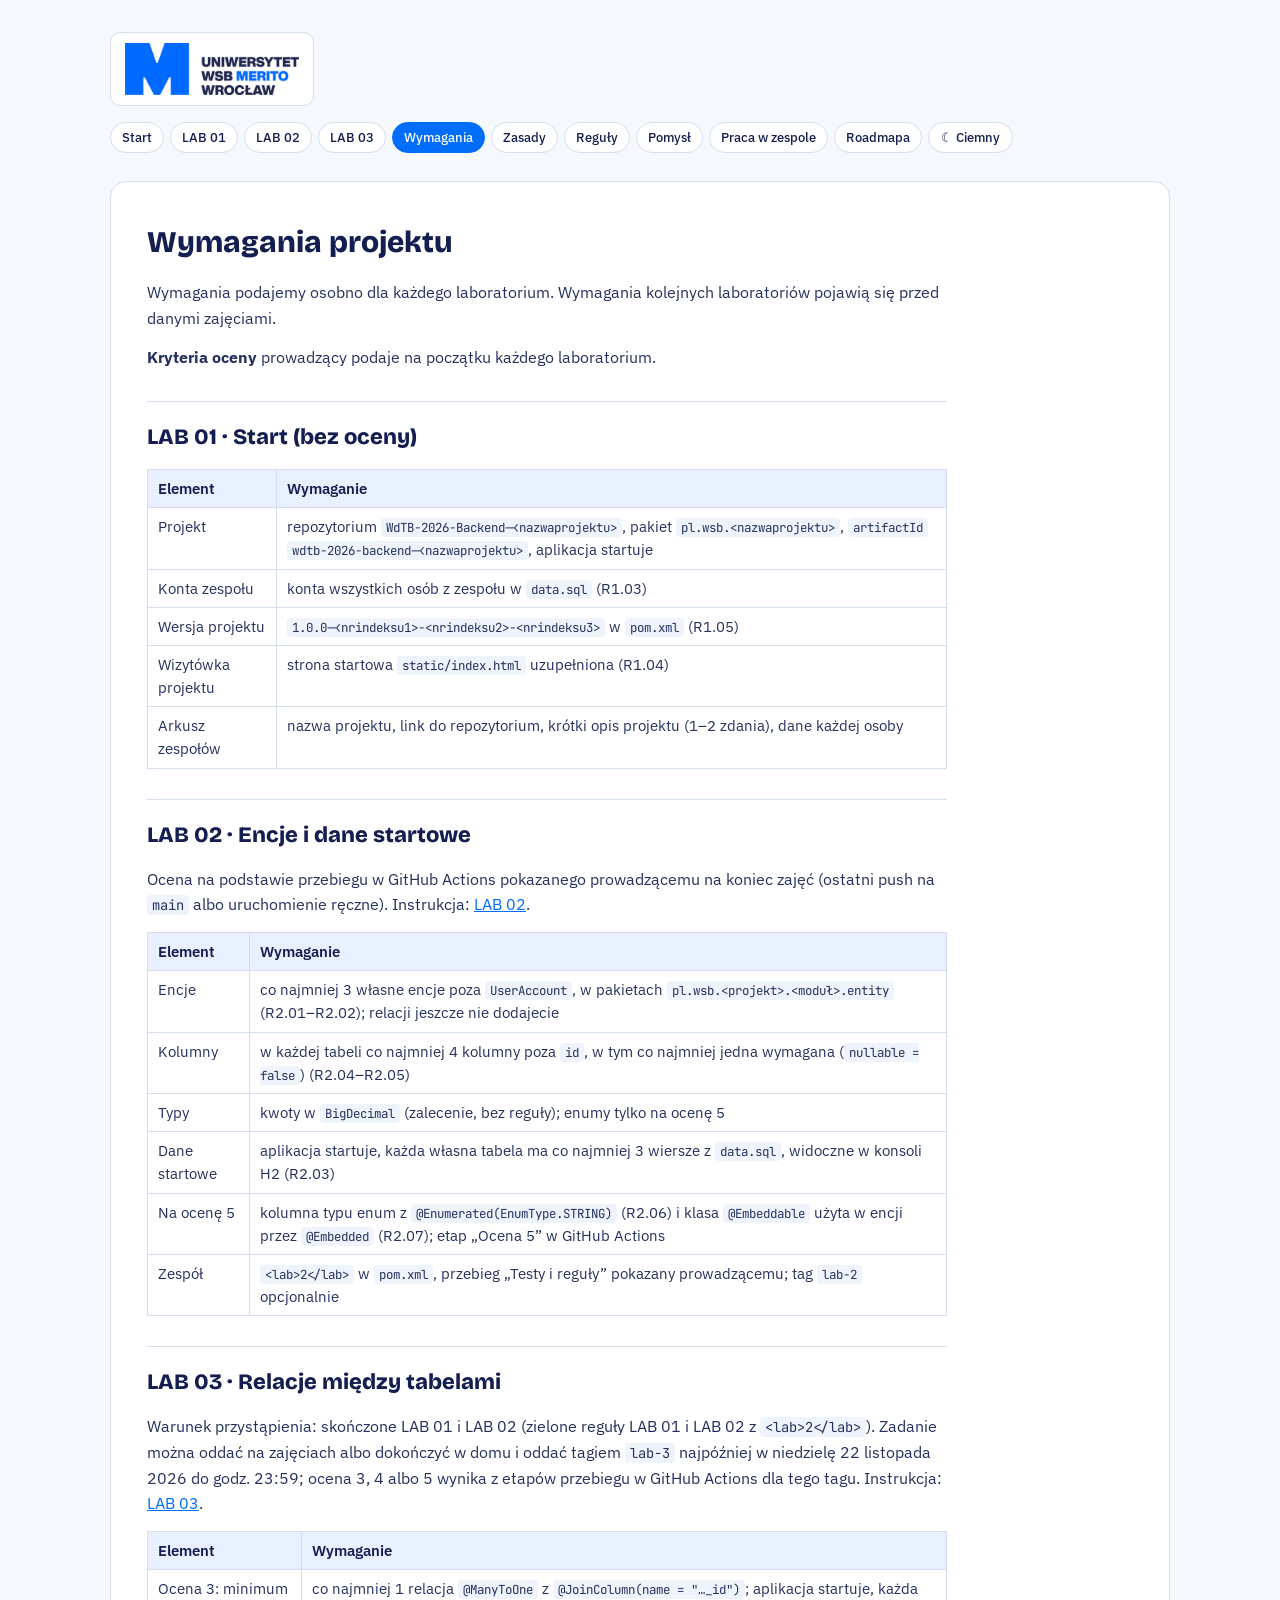
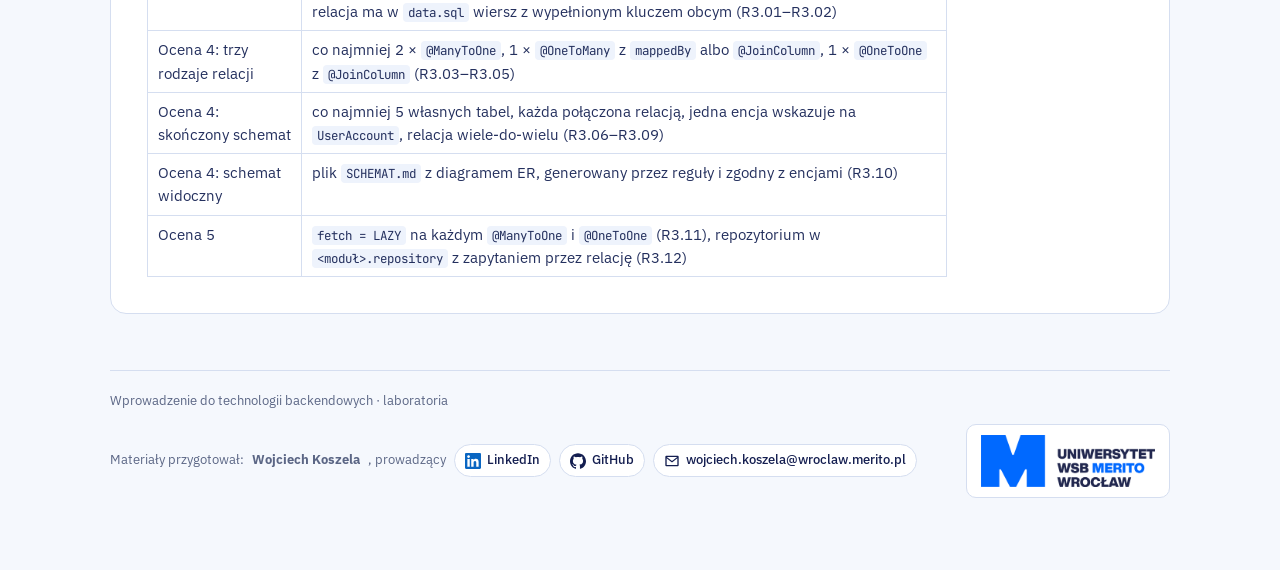
<file: docs/wymagania.html>
<!doctype html>
<html lang="pl">
<head>
<meta charset="utf-8">
<meta name="viewport" content="width=device-width, initial-scale=1">
<title>Wymagania projektu · Wprowadzenie do technologii backendowych</title>
<link rel="preconnect" href="https://fonts.googleapis.com">
<link rel="preconnect" href="https://fonts.gstatic.com" crossorigin>
<link rel="stylesheet" href="https://fonts.googleapis.com/css2?family=Bricolage+Grotesque:opsz,wght@12..96,600;12..96,800&family=IBM+Plex+Sans:wght@400;500;600&family=JetBrains+Mono:wght@400;600&display=swap">
<link rel="stylesheet" href="assets/style.css">
<script>try{var t=localStorage.getItem('wdtb-theme');if(t)document.documentElement.setAttribute('data-theme',t);}catch(e){}</script>
</head>
<body>
<div class="wrap">
<div class="top">
  <a class="logo" href="index.html"><img src="assets/merito-logo.png" alt="Uniwersytet WSB Merito Wrocław"></a>
  <nav class="jump" aria-label="Dokumentacja"><a href="index.html">Start</a><a href="lab01.html">LAB 01</a><a href="lab02.html">LAB 02</a><a href="lab03.html">LAB 03</a><a href="wymagania.html" aria-current="page">Wymagania</a><a href="zasady.html">Zasady</a><a href="reguly.html">Reguły</a><a href="pomysl.html">Pomysł</a><a href="zespol.html">Praca w zespole</a><a href="roadmapa.html">Roadmapa</a><button class="theme-toggle" type="button" aria-label="Przełącz motyw jasny lub ciemny">Motyw</button></nav>
</div>
<main class="doc"><article class="md">
<h1>Wymagania projektu</h1>
<p>Wymagania podajemy osobno dla każdego laboratorium. Wymagania kolejnych laboratoriów pojawią się przed danymi zajęciami.</p>
<p><strong>Kryteria oceny</strong> prowadzący podaje na początku każdego laboratorium.</p>
<h2>LAB 01 · Start (bez oceny)</h2>
<div class="tbl"><table>
<thead>
<tr>
<th>Element</th>
<th>Wymaganie</th>
</tr>
</thead>
<tbody>
<tr>
<td>Projekt</td>
<td>repozytorium <code>WdTB-2026-Backend-&lt;nazwaprojektu&gt;</code>, pakiet <code>pl.wsb.&lt;nazwaprojektu&gt;</code>, <code>artifactId</code> <code>wdtb-2026-backend-&lt;nazwaprojektu&gt;</code>, aplikacja startuje</td>
</tr>
<tr>
<td>Konta zespołu</td>
<td>konta wszystkich osób z zespołu w <code>data.sql</code> (R1.03)</td>
</tr>
<tr>
<td>Wersja projektu</td>
<td><code>1.0.0-&lt;nrindeksu1&gt;-&lt;nrindeksu2&gt;-&lt;nrindeksu3&gt;</code> w <code>pom.xml</code> (R1.05)</td>
</tr>
<tr>
<td>Wizytówka projektu</td>
<td>strona startowa <code>static/index.html</code> uzupełniona (R1.04)</td>
</tr>
<tr>
<td>Arkusz zespołów</td>
<td>nazwa projektu, link do repozytorium, krótki opis projektu (1–2 zdania), dane każdej osoby</td>
</tr>
</tbody>
</table></div>
<h2>LAB 02 · Encje i dane startowe</h2>
<p>Ocena na podstawie przebiegu w GitHub Actions pokazanego prowadzącemu na koniec zajęć (ostatni push na <code>main</code> albo uruchomienie ręczne). Instrukcja: <a href="lab02.html">LAB 02</a>.</p>
<div class="tbl"><table>
<thead>
<tr>
<th>Element</th>
<th>Wymaganie</th>
</tr>
</thead>
<tbody>
<tr>
<td>Encje</td>
<td>co najmniej 3 własne encje poza <code>UserAccount</code>, w pakietach <code>pl.wsb.&lt;projekt&gt;.&lt;moduł&gt;.entity</code> (R2.01–R2.02); relacji jeszcze nie dodajecie</td>
</tr>
<tr>
<td>Kolumny</td>
<td>w każdej tabeli co najmniej 4 kolumny poza <code>id</code>, w tym co najmniej jedna wymagana (<code>nullable = false</code>) (R2.04–R2.05)</td>
</tr>
<tr>
<td>Typy</td>
<td>kwoty w <code>BigDecimal</code> (zalecenie, bez reguły); enumy tylko na ocenę 5</td>
</tr>
<tr>
<td>Dane startowe</td>
<td>aplikacja startuje, każda własna tabela ma co najmniej 3 wiersze z <code>data.sql</code>, widoczne w konsoli H2 (R2.03)</td>
</tr>
<tr>
<td>Na ocenę 5</td>
<td>kolumna typu enum z <code>@Enumerated(EnumType.STRING)</code> (R2.06) i klasa <code>@Embeddable</code> użyta w encji przez <code>@Embedded</code> (R2.07); etap „Ocena 5” w GitHub Actions</td>
</tr>
<tr>
<td>Zespół</td>
<td><code>&lt;lab&gt;2&lt;/lab&gt;</code> w <code>pom.xml</code>, przebieg „Testy i reguły” pokazany prowadzącemu; tag <code>lab-2</code> opcjonalnie</td>
</tr>
</tbody>
</table></div>
<h2>LAB 03 · Relacje między tabelami</h2>
<p>Warunek przystąpienia: skończone LAB 01 i LAB 02 (zielone reguły LAB 01 i LAB 02 z <code>&lt;lab&gt;2&lt;/lab&gt;</code>). Zadanie można oddać na zajęciach albo dokończyć w domu i oddać tagiem <code>lab-3</code> najpóźniej w niedzielę 22 listopada 2026 do godz. 23:59; ocena 3, 4 albo 5 wynika z etapów przebiegu w GitHub Actions dla tego tagu. Instrukcja: <a href="lab03.html">LAB 03</a>.</p>
<div class="tbl"><table>
<thead>
<tr>
<th>Element</th>
<th>Wymaganie</th>
</tr>
</thead>
<tbody>
<tr>
<td>Ocena 3: minimum</td>
<td>co najmniej 1 relacja <code>@ManyToOne</code> z <code>@JoinColumn(name = "…_id")</code>; aplikacja startuje, każda relacja ma w <code>data.sql</code> wiersz z wypełnionym kluczem obcym (R3.01–R3.02)</td>
</tr>
<tr>
<td>Ocena 4: trzy rodzaje relacji</td>
<td>co najmniej 2 × <code>@ManyToOne</code>, 1 × <code>@OneToMany</code> z <code>mappedBy</code> albo <code>@JoinColumn</code>, 1 × <code>@OneToOne</code> z <code>@JoinColumn</code> (R3.03–R3.05)</td>
</tr>
<tr>
<td>Ocena 4: skończony schemat</td>
<td>co najmniej 5 własnych tabel, każda połączona relacją, jedna encja wskazuje na <code>UserAccount</code>, relacja wiele-do-wielu (R3.06–R3.09)</td>
</tr>
<tr>
<td>Ocena 4: schemat widoczny</td>
<td>plik <code>SCHEMAT.md</code> z diagramem ER, generowany przez reguły i zgodny z encjami (R3.10)</td>
</tr>
<tr>
<td>Ocena 5</td>
<td><code>fetch = LAZY</code> na każdym <code>@ManyToOne</code> i <code>@OneToOne</code> (R3.11), repozytorium w <code>&lt;moduł&gt;.repository</code> z zapytaniem przez relację (R3.12)</td>
</tr>
</tbody>
</table></div>
</article></main>
<footer>
  <span>Wprowadzenie do technologii backendowych · laboratoria</span>
  <span class="author">Materiały przygotował: <b>Wojciech Koszela</b>, prowadzący<a class="social li" href="https://www.linkedin.com/in/wkoszela/" target="_blank" rel="noopener" aria-label="Wojciech Koszela na LinkedIn"><svg viewBox="0 0 24 24" aria-hidden="true"><path d="M20.447 20.452h-3.554v-5.569c0-1.328-.027-3.037-1.852-3.037-1.853 0-2.136 1.445-2.136 2.939v5.667H9.351V9h3.414v1.561h.046c.477-.9 1.637-1.85 3.37-1.85 3.601 0 4.267 2.37 4.267 5.455v6.286zM5.337 7.433c-1.144 0-2.063-.926-2.063-2.065 0-1.138.92-2.063 2.063-2.063 1.14 0 2.064.925 2.064 2.063 0 1.139-.925 2.065-2.064 2.065zm1.782 13.019H3.555V9h3.564v11.452zM22.225 0H1.771C.792 0 0 .774 0 1.729v20.542C0 23.227.792 24 1.771 24h20.451C23.2 24 24 23.227 24 22.271V1.729C24 .774 23.2 0 22.222 0h.003z"/></svg>LinkedIn</a><a class="social gh" href="https://github.com/wkoszela" target="_blank" rel="noopener" aria-label="wkoszela na GitHub"><svg viewBox="0 0 24 24" aria-hidden="true"><path d="M12 .297c-6.63 0-12 5.373-12 12 0 5.303 3.438 9.8 8.205 11.385.6.113.82-.258.82-.577 0-.285-.01-1.04-.015-2.04-3.338.724-4.042-1.61-4.042-1.61C4.422 18.07 3.633 17.7 3.633 17.7c-1.087-.744.084-.729.084-.729 1.205.084 1.838 1.236 1.838 1.236 1.07 1.835 2.809 1.305 3.495.998.108-.776.417-1.305.76-1.605-2.665-.3-5.466-1.332-5.466-5.93 0-1.31.465-2.38 1.235-3.22-.135-.303-.54-1.523.105-3.176 0 0 1.005-.322 3.3 1.23.96-.267 1.98-.399 3-.405 1.02.006 2.04.138 3 .405 2.28-1.552 3.285-1.23 3.285-1.23.645 1.653.24 2.873.12 3.176.765.84 1.23 1.91 1.23 3.22 0 4.61-2.805 5.625-5.475 5.92.42.36.81 1.096.81 2.22 0 1.606-.015 2.896-.015 3.286 0 .315.21.69.825.57C20.565 22.092 24 17.592 24 12.297c0-6.627-5.373-12-12-12"/></svg>GitHub</a><a class="social mail" href="mailto:wojciech.koszela@wroclaw.merito.pl" aria-label="E-mail do prowadzącego"><svg viewBox="0 0 24 24" aria-hidden="true"><path d="M2 5.5A1.5 1.5 0 0 1 3.5 4h17A1.5 1.5 0 0 1 22 5.5v13a1.5 1.5 0 0 1-1.5 1.5h-17A1.5 1.5 0 0 1 2 18.5v-13zm2.2.5 7.8 6.1L19.8 6H4.2zM20 7.9l-7.4 5.8a1 1 0 0 1-1.2 0L4 7.9V18h16V7.9z"/></svg>wojciech.koszela@wroclaw.merito.pl</a></span>
  <span class="logo"><img src="assets/merito-logo.png" alt="Uniwersytet WSB Merito Wrocław"></span>
</footer>
</div>
<script>
(function () {
  var root = document.documentElement, btn = document.querySelector('.theme-toggle');
  if (!btn) return;
  function current() {
    return root.getAttribute('data-theme') ||
      (window.matchMedia && matchMedia('(prefers-color-scheme: dark)').matches ? 'dark' : 'light');
  }
  function label() { btn.textContent = current() === 'dark' ? '☀ Jasny' : '☾ Ciemny'; }
  btn.addEventListener('click', function () {
    var next = current() === 'dark' ? 'light' : 'dark';
    root.setAttribute('data-theme', next);
    try { localStorage.setItem('wdtb-theme', next); } catch (e) {}
    label();
  });
  label();
})();
</script>
</body>
</html>
</file>
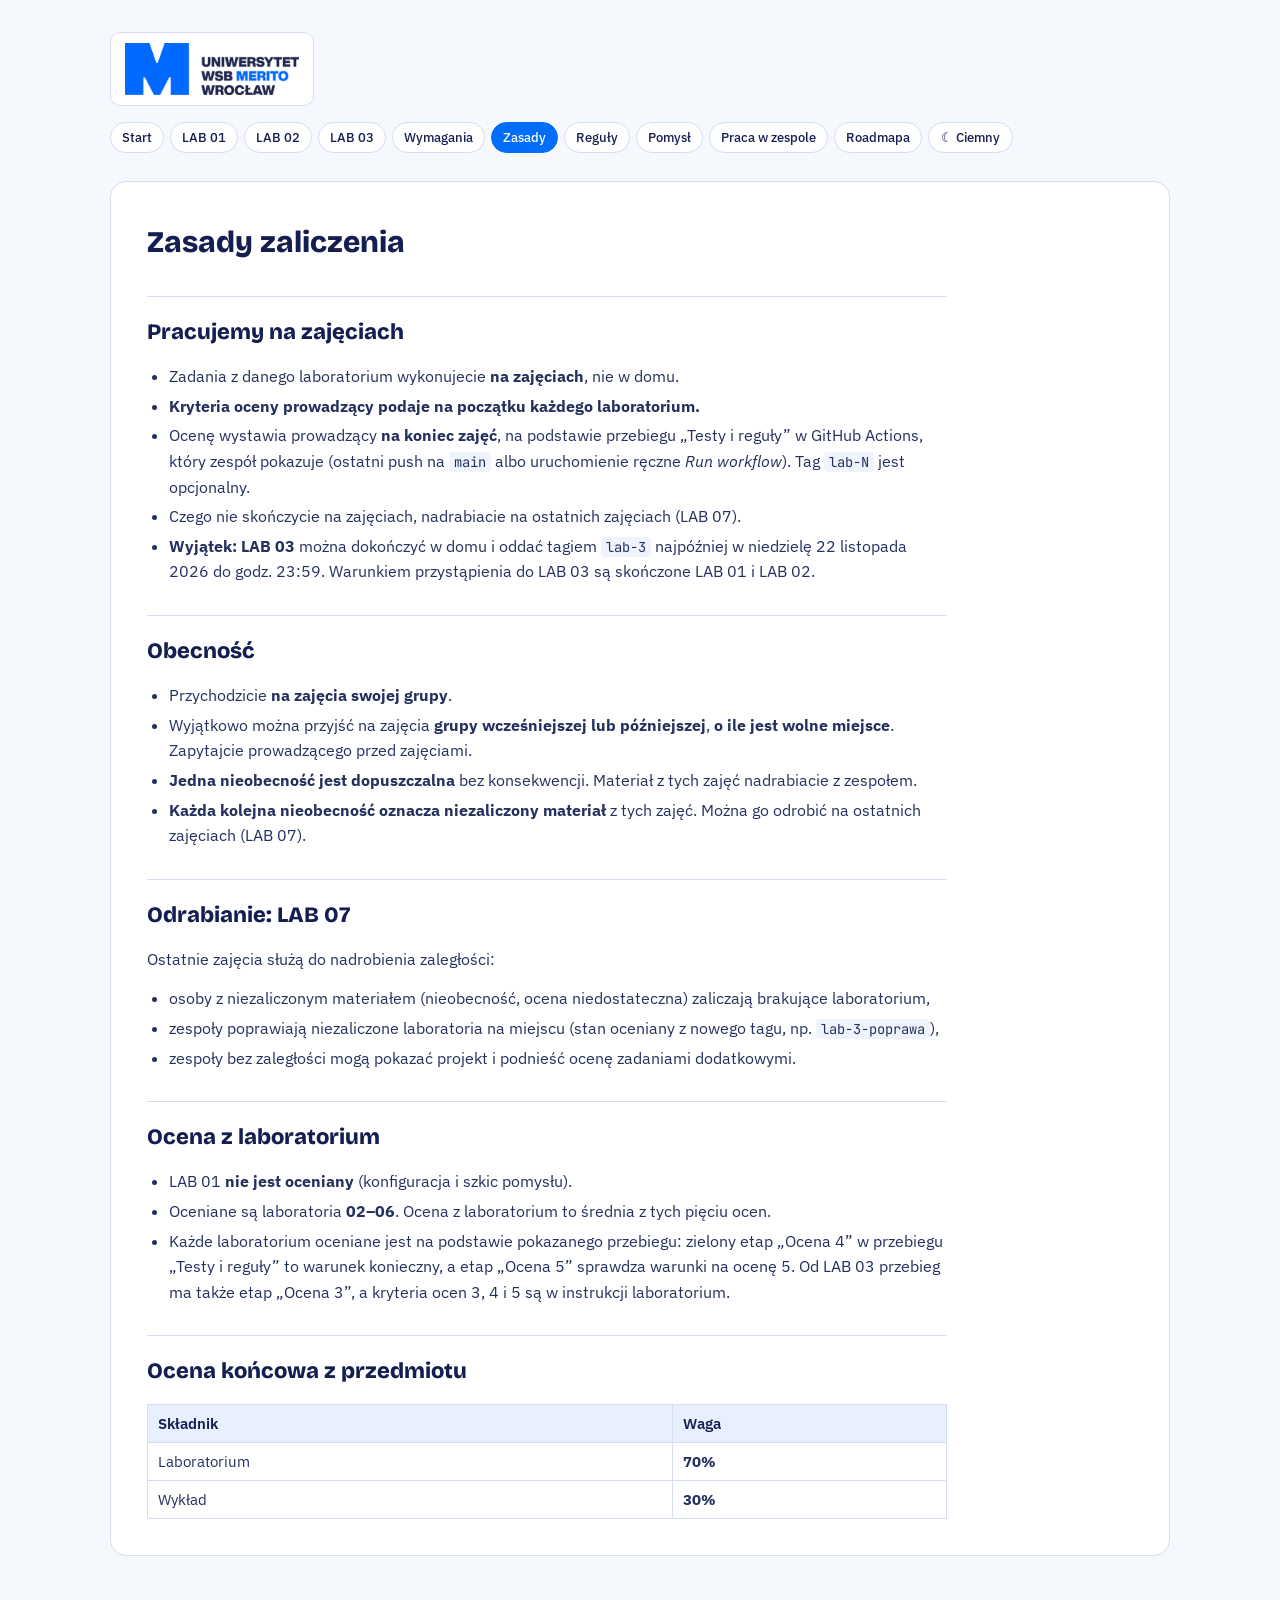
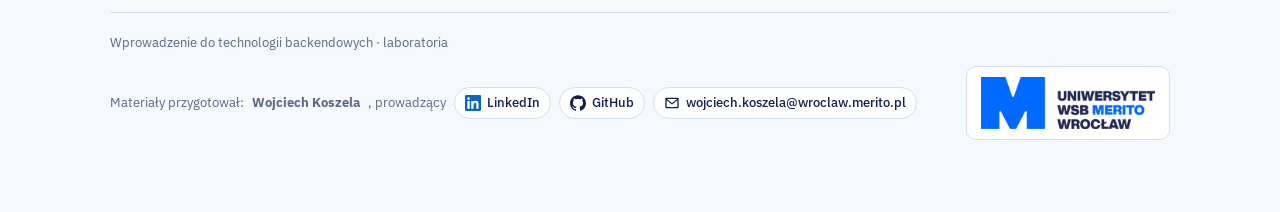
<file: docs/zasady.html>
<!doctype html>
<html lang="pl">
<head>
<meta charset="utf-8">
<meta name="viewport" content="width=device-width, initial-scale=1">
<title>Zasady zaliczenia · Wprowadzenie do technologii backendowych</title>
<link rel="preconnect" href="https://fonts.googleapis.com">
<link rel="preconnect" href="https://fonts.gstatic.com" crossorigin>
<link rel="stylesheet" href="https://fonts.googleapis.com/css2?family=Bricolage+Grotesque:opsz,wght@12..96,600;12..96,800&family=IBM+Plex+Sans:wght@400;500;600&family=JetBrains+Mono:wght@400;600&display=swap">
<link rel="stylesheet" href="assets/style.css">
<script>try{var t=localStorage.getItem('wdtb-theme');if(t)document.documentElement.setAttribute('data-theme',t);}catch(e){}</script>
</head>
<body>
<div class="wrap">
<div class="top">
  <a class="logo" href="index.html"><img src="assets/merito-logo.png" alt="Uniwersytet WSB Merito Wrocław"></a>
  <nav class="jump" aria-label="Dokumentacja"><a href="index.html">Start</a><a href="lab01.html">LAB 01</a><a href="lab02.html">LAB 02</a><a href="lab03.html">LAB 03</a><a href="wymagania.html">Wymagania</a><a href="zasady.html" aria-current="page">Zasady</a><a href="reguly.html">Reguły</a><a href="pomysl.html">Pomysł</a><a href="zespol.html">Praca w zespole</a><a href="roadmapa.html">Roadmapa</a><button class="theme-toggle" type="button" aria-label="Przełącz motyw jasny lub ciemny">Motyw</button></nav>
</div>
<main class="doc"><article class="md">
<h1>Zasady zaliczenia</h1>
<h2>Pracujemy na zajęciach</h2>
<ul>
<li>Zadania z danego laboratorium wykonujecie <strong>na zajęciach</strong>, nie w domu.</li>
<li><strong>Kryteria oceny prowadzący podaje na początku każdego laboratorium.</strong></li>
<li>Ocenę wystawia prowadzący <strong>na koniec zajęć</strong>, na podstawie przebiegu „Testy i reguły” w GitHub Actions, który zespół pokazuje (ostatni push na <code>main</code> albo uruchomienie ręczne <em>Run workflow</em>). Tag <code>lab-N</code> jest opcjonalny.</li>
<li>Czego nie skończycie na zajęciach, nadrabiacie na ostatnich zajęciach (LAB 07).</li>
<li><strong>Wyjątek: LAB 03</strong> można dokończyć w domu i oddać tagiem <code>lab-3</code> najpóźniej w niedzielę 22 listopada 2026 do godz. 23:59. Warunkiem przystąpienia do LAB 03 są skończone LAB 01 i LAB 02.</li>
</ul>
<h2>Obecność</h2>
<ul>
<li>Przychodzicie <strong>na zajęcia swojej grupy</strong>.</li>
<li>Wyjątkowo można przyjść na zajęcia <strong>grupy wcześniejszej lub późniejszej</strong>, <strong>o ile jest wolne miejsce</strong>.
  Zapytajcie prowadzącego przed zajęciami.</li>
<li><strong>Jedna nieobecność jest dopuszczalna</strong> bez konsekwencji. Materiał z tych zajęć nadrabiacie z zespołem.</li>
<li><strong>Każda kolejna nieobecność oznacza niezaliczony materiał</strong> z tych zajęć. Można go odrobić na ostatnich zajęciach (LAB 07).</li>
</ul>
<h2>Odrabianie: LAB 07</h2>
<p>Ostatnie zajęcia służą do nadrobienia zaległości:</p>
<ul>
<li>osoby z niezaliczonym materiałem (nieobecność, ocena niedostateczna) zaliczają brakujące laboratorium,</li>
<li>zespoły poprawiają niezaliczone laboratoria na miejscu (stan oceniany z nowego tagu, np. <code>lab-3-poprawa</code>),</li>
<li>zespoły bez zaległości mogą pokazać projekt i podnieść ocenę zadaniami dodatkowymi.</li>
</ul>
<h2>Ocena z laboratorium</h2>
<ul>
<li>LAB 01 <strong>nie jest oceniany</strong> (konfiguracja i szkic pomysłu).</li>
<li>Oceniane są laboratoria <strong>02–06</strong>. Ocena z laboratorium to średnia z tych pięciu ocen.</li>
<li>Każde laboratorium oceniane jest na podstawie pokazanego przebiegu: zielony etap „Ocena 4” w przebiegu „Testy i reguły” to warunek konieczny, a etap „Ocena 5” sprawdza warunki na ocenę 5. Od LAB 03 przebieg ma także etap „Ocena 3”, a kryteria ocen 3, 4 i 5 są w instrukcji laboratorium.</li>
</ul>
<h2>Ocena końcowa z przedmiotu</h2>
<div class="tbl"><table>
<thead>
<tr>
<th>Składnik</th>
<th>Waga</th>
</tr>
</thead>
<tbody>
<tr>
<td>Laboratorium</td>
<td><strong>70%</strong></td>
</tr>
<tr>
<td>Wykład</td>
<td><strong>30%</strong></td>
</tr>
</tbody>
</table></div>
</article></main>
<footer>
  <span>Wprowadzenie do technologii backendowych · laboratoria</span>
  <span class="author">Materiały przygotował: <b>Wojciech Koszela</b>, prowadzący<a class="social li" href="https://www.linkedin.com/in/wkoszela/" target="_blank" rel="noopener" aria-label="Wojciech Koszela na LinkedIn"><svg viewBox="0 0 24 24" aria-hidden="true"><path d="M20.447 20.452h-3.554v-5.569c0-1.328-.027-3.037-1.852-3.037-1.853 0-2.136 1.445-2.136 2.939v5.667H9.351V9h3.414v1.561h.046c.477-.9 1.637-1.85 3.37-1.85 3.601 0 4.267 2.37 4.267 5.455v6.286zM5.337 7.433c-1.144 0-2.063-.926-2.063-2.065 0-1.138.92-2.063 2.063-2.063 1.14 0 2.064.925 2.064 2.063 0 1.139-.925 2.065-2.064 2.065zm1.782 13.019H3.555V9h3.564v11.452zM22.225 0H1.771C.792 0 0 .774 0 1.729v20.542C0 23.227.792 24 1.771 24h20.451C23.2 24 24 23.227 24 22.271V1.729C24 .774 23.2 0 22.222 0h.003z"/></svg>LinkedIn</a><a class="social gh" href="https://github.com/wkoszela" target="_blank" rel="noopener" aria-label="wkoszela na GitHub"><svg viewBox="0 0 24 24" aria-hidden="true"><path d="M12 .297c-6.63 0-12 5.373-12 12 0 5.303 3.438 9.8 8.205 11.385.6.113.82-.258.82-.577 0-.285-.01-1.04-.015-2.04-3.338.724-4.042-1.61-4.042-1.61C4.422 18.07 3.633 17.7 3.633 17.7c-1.087-.744.084-.729.084-.729 1.205.084 1.838 1.236 1.838 1.236 1.07 1.835 2.809 1.305 3.495.998.108-.776.417-1.305.76-1.605-2.665-.3-5.466-1.332-5.466-5.93 0-1.31.465-2.38 1.235-3.22-.135-.303-.54-1.523.105-3.176 0 0 1.005-.322 3.3 1.23.96-.267 1.98-.399 3-.405 1.02.006 2.04.138 3 .405 2.28-1.552 3.285-1.23 3.285-1.23.645 1.653.24 2.873.12 3.176.765.84 1.23 1.91 1.23 3.22 0 4.61-2.805 5.625-5.475 5.92.42.36.81 1.096.81 2.22 0 1.606-.015 2.896-.015 3.286 0 .315.21.69.825.57C20.565 22.092 24 17.592 24 12.297c0-6.627-5.373-12-12-12"/></svg>GitHub</a><a class="social mail" href="mailto:wojciech.koszela@wroclaw.merito.pl" aria-label="E-mail do prowadzącego"><svg viewBox="0 0 24 24" aria-hidden="true"><path d="M2 5.5A1.5 1.5 0 0 1 3.5 4h17A1.5 1.5 0 0 1 22 5.5v13a1.5 1.5 0 0 1-1.5 1.5h-17A1.5 1.5 0 0 1 2 18.5v-13zm2.2.5 7.8 6.1L19.8 6H4.2zM20 7.9l-7.4 5.8a1 1 0 0 1-1.2 0L4 7.9V18h16V7.9z"/></svg>wojciech.koszela@wroclaw.merito.pl</a></span>
  <span class="logo"><img src="assets/merito-logo.png" alt="Uniwersytet WSB Merito Wrocław"></span>
</footer>
</div>
<script>
(function () {
  var root = document.documentElement, btn = document.querySelector('.theme-toggle');
  if (!btn) return;
  function current() {
    return root.getAttribute('data-theme') ||
      (window.matchMedia && matchMedia('(prefers-color-scheme: dark)').matches ? 'dark' : 'light');
  }
  function label() { btn.textContent = current() === 'dark' ? '☀ Jasny' : '☾ Ciemny'; }
  btn.addEventListener('click', function () {
    var next = current() === 'dark' ? 'light' : 'dark';
    root.setAttribute('data-theme', next);
    try { localStorage.setItem('wdtb-theme', next); } catch (e) {}
    label();
  });
  label();
})();
</script>
</body>
</html>
</file>
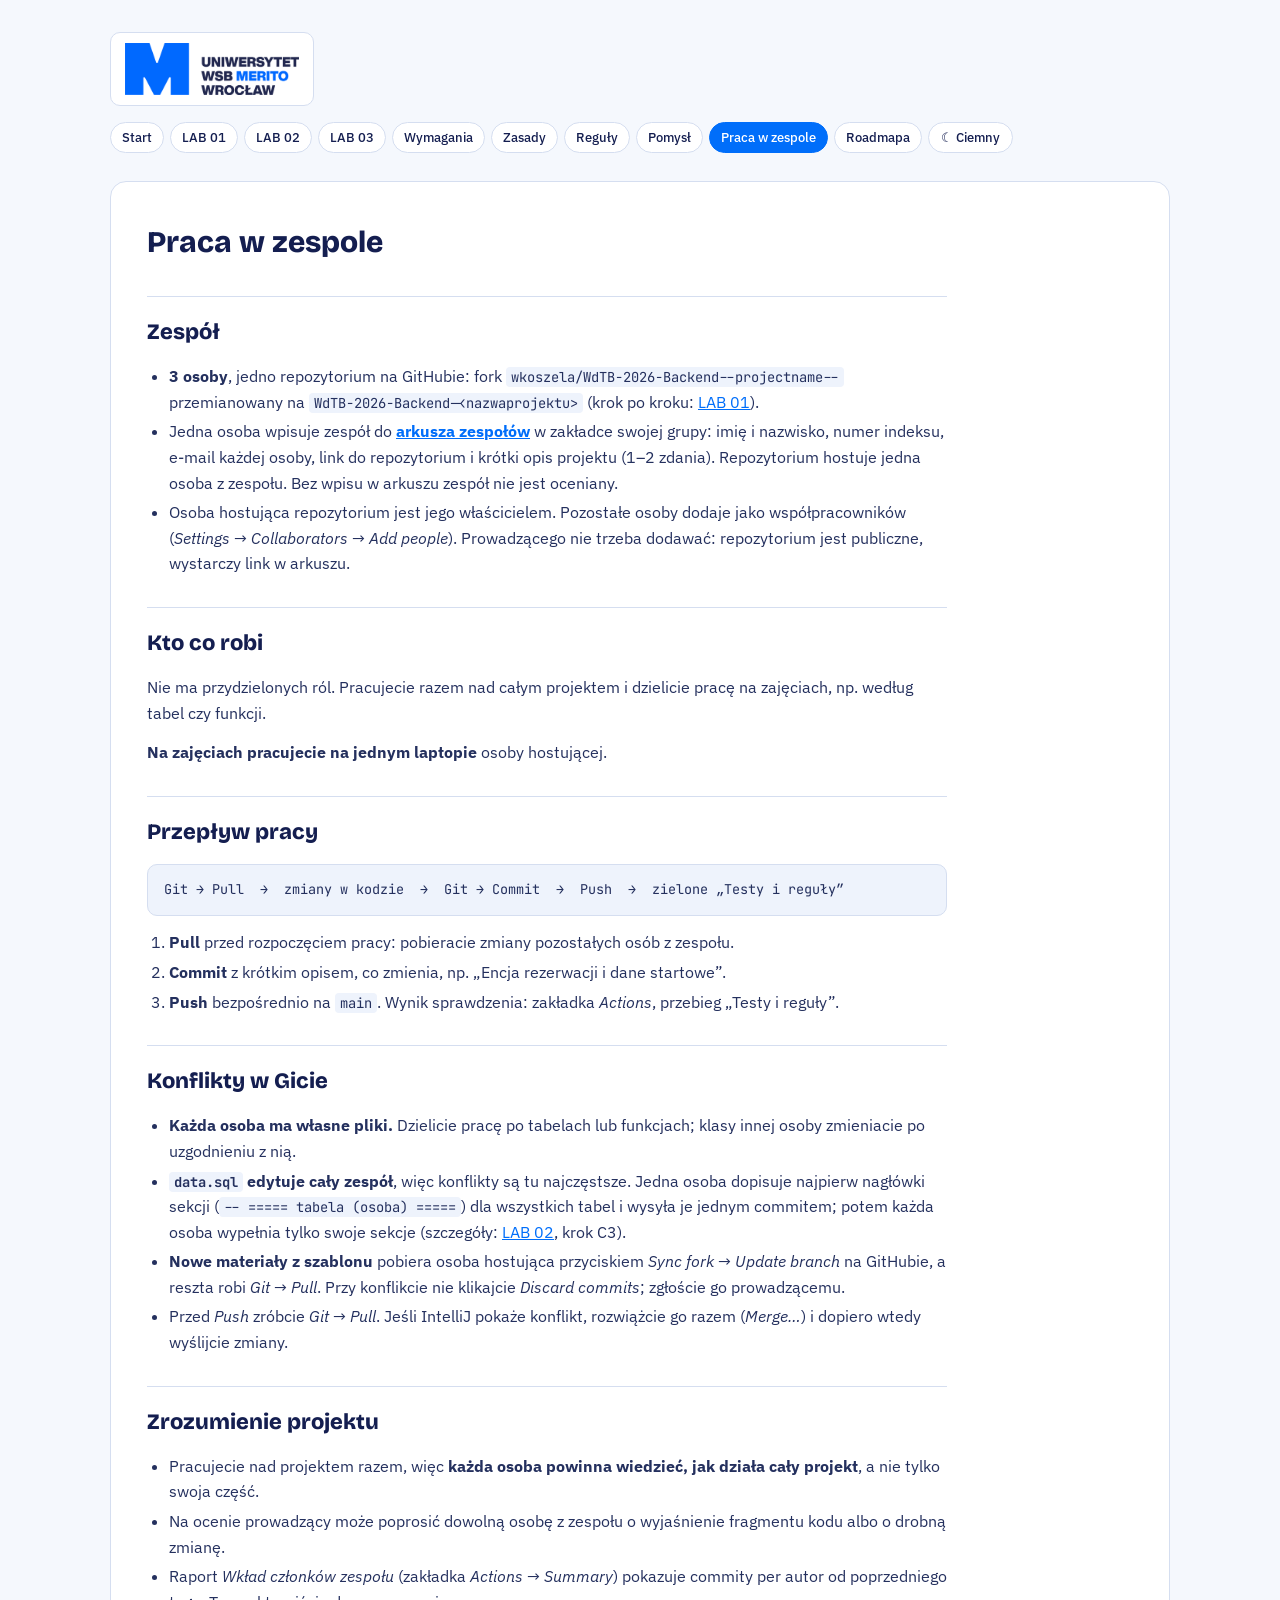
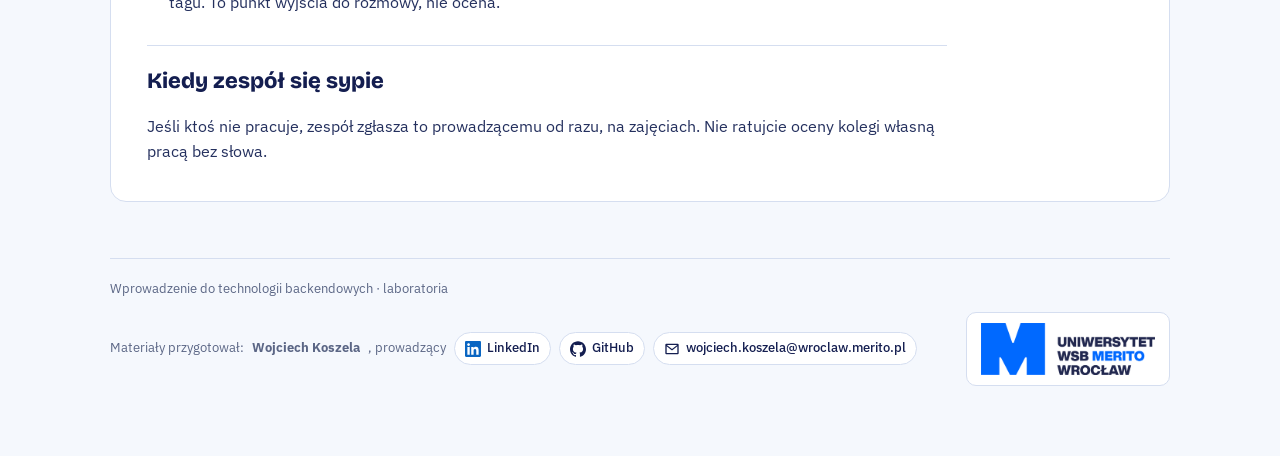
<file: docs/zespol.html>
<!doctype html>
<html lang="pl">
<head>
<meta charset="utf-8">
<meta name="viewport" content="width=device-width, initial-scale=1">
<title>Praca w zespole · Wprowadzenie do technologii backendowych</title>
<link rel="preconnect" href="https://fonts.googleapis.com">
<link rel="preconnect" href="https://fonts.gstatic.com" crossorigin>
<link rel="stylesheet" href="https://fonts.googleapis.com/css2?family=Bricolage+Grotesque:opsz,wght@12..96,600;12..96,800&family=IBM+Plex+Sans:wght@400;500;600&family=JetBrains+Mono:wght@400;600&display=swap">
<link rel="stylesheet" href="assets/style.css">
<script>try{var t=localStorage.getItem('wdtb-theme');if(t)document.documentElement.setAttribute('data-theme',t);}catch(e){}</script>
</head>
<body>
<div class="wrap">
<div class="top">
  <a class="logo" href="index.html"><img src="assets/merito-logo.png" alt="Uniwersytet WSB Merito Wrocław"></a>
  <nav class="jump" aria-label="Dokumentacja"><a href="index.html">Start</a><a href="lab01.html">LAB 01</a><a href="lab02.html">LAB 02</a><a href="lab03.html">LAB 03</a><a href="wymagania.html">Wymagania</a><a href="zasady.html">Zasady</a><a href="reguly.html">Reguły</a><a href="pomysl.html">Pomysł</a><a href="zespol.html" aria-current="page">Praca w zespole</a><a href="roadmapa.html">Roadmapa</a><button class="theme-toggle" type="button" aria-label="Przełącz motyw jasny lub ciemny">Motyw</button></nav>
</div>
<main class="doc"><article class="md">
<h1>Praca w zespole</h1>
<h2>Zespół</h2>
<ul>
<li><strong>3 osoby</strong>, jedno repozytorium na GitHubie: fork <code>wkoszela/WdTB-2026-Backend--projectname--</code> przemianowany na
  <code>WdTB-2026-Backend-&lt;nazwaprojektu&gt;</code> (krok po kroku: <a href="lab01.html">LAB 01</a>).</li>
<li>Jedna osoba wpisuje zespół do <a href="https://m365ht-my.sharepoint.com/:x:/g/personal/wojciech_koszela_wroclaw_merito_pl/IQCEEPWN_2owS6zMeDfSfeG-AXpOGAC7AgOlj9SAudd8Y0w?e=S2s4H9" target="_blank" rel="noopener"><strong>arkusza zespołów</strong></a> w zakładce swojej grupy: imię i nazwisko, numer indeksu, e-mail każdej
  osoby, link do repozytorium i krótki opis projektu (1–2 zdania). Repozytorium hostuje jedna osoba z zespołu. Bez wpisu w arkuszu zespół nie jest oceniany.</li>
<li>Osoba hostująca repozytorium jest jego właścicielem. Pozostałe osoby dodaje jako współpracowników
  (<em>Settings → Collaborators → Add people</em>). Prowadzącego nie trzeba dodawać: repozytorium jest publiczne, wystarczy link w arkuszu.</li>
</ul>
<h2>Kto co robi</h2>
<p>Nie ma przydzielonych ról. Pracujecie razem nad całym projektem i dzielicie pracę na zajęciach, np. według tabel czy funkcji.</p>
<p><strong>Na zajęciach pracujecie na jednym laptopie</strong> osoby hostującej.</p>
<h2>Przepływ pracy</h2>
<pre><code>Git → Pull  →  zmiany w kodzie  →  Git → Commit  →  Push  →  zielone „Testy i reguły”
</code></pre>
<ol>
<li><strong>Pull</strong> przed rozpoczęciem pracy: pobieracie zmiany pozostałych osób z zespołu.</li>
<li><strong>Commit</strong> z krótkim opisem, co zmienia, np. „Encja rezerwacji i dane startowe”.</li>
<li><strong>Push</strong> bezpośrednio na <code>main</code>. Wynik sprawdzenia: zakładka <em>Actions</em>, przebieg „Testy i reguły”.</li>
</ol>
<h2>Konflikty w Gicie</h2>
<ul>
<li><strong>Każda osoba ma własne pliki.</strong> Dzielicie pracę po tabelach lub funkcjach; klasy innej osoby zmieniacie po uzgodnieniu z nią.</li>
<li><strong><code>data.sql</code> edytuje cały zespół</strong>, więc konflikty są tu najczęstsze. Jedna osoba dopisuje najpierw nagłówki sekcji
  (<code>-- ===== tabela (osoba) =====</code>) dla wszystkich tabel i wysyła je jednym commitem; potem każda osoba wypełnia tylko swoje sekcje (szczegóły: <a href="lab02.html">LAB 02</a>, krok C3).</li>
<li><strong>Nowe materiały z szablonu</strong> pobiera osoba hostująca przyciskiem <em>Sync fork → Update branch</em> na GitHubie, a reszta robi <em>Git → Pull</em>.
  Przy konflikcie nie klikajcie <em>Discard commits</em>; zgłoście go prowadzącemu.</li>
<li>Przed <em>Push</em> zróbcie <em>Git → Pull</em>. Jeśli IntelliJ pokaże konflikt, rozwiążcie go razem (<em>Merge…</em>) i dopiero wtedy wyślijcie zmiany.</li>
</ul>
<h2>Zrozumienie projektu</h2>
<ul>
<li>Pracujecie nad projektem razem, więc <strong>każda osoba powinna wiedzieć, jak działa cały projekt</strong>, a nie tylko swoja część.</li>
<li>Na ocenie prowadzący może poprosić dowolną osobę z zespołu o wyjaśnienie fragmentu kodu albo o drobną zmianę.</li>
<li>Raport <em>Wkład członków zespołu</em> (zakładka <em>Actions</em> → <em>Summary</em>) pokazuje commity per autor od poprzedniego tagu.
  To punkt wyjścia do rozmowy, nie ocena.</li>
</ul>
<h2>Kiedy zespół się sypie</h2>
<p>Jeśli ktoś nie pracuje, zespół zgłasza to prowadzącemu od razu, na zajęciach.
Nie ratujcie oceny kolegi własną pracą bez słowa.</p>
</article></main>
<footer>
  <span>Wprowadzenie do technologii backendowych · laboratoria</span>
  <span class="author">Materiały przygotował: <b>Wojciech Koszela</b>, prowadzący<a class="social li" href="https://www.linkedin.com/in/wkoszela/" target="_blank" rel="noopener" aria-label="Wojciech Koszela na LinkedIn"><svg viewBox="0 0 24 24" aria-hidden="true"><path d="M20.447 20.452h-3.554v-5.569c0-1.328-.027-3.037-1.852-3.037-1.853 0-2.136 1.445-2.136 2.939v5.667H9.351V9h3.414v1.561h.046c.477-.9 1.637-1.85 3.37-1.85 3.601 0 4.267 2.37 4.267 5.455v6.286zM5.337 7.433c-1.144 0-2.063-.926-2.063-2.065 0-1.138.92-2.063 2.063-2.063 1.14 0 2.064.925 2.064 2.063 0 1.139-.925 2.065-2.064 2.065zm1.782 13.019H3.555V9h3.564v11.452zM22.225 0H1.771C.792 0 0 .774 0 1.729v20.542C0 23.227.792 24 1.771 24h20.451C23.2 24 24 23.227 24 22.271V1.729C24 .774 23.2 0 22.222 0h.003z"/></svg>LinkedIn</a><a class="social gh" href="https://github.com/wkoszela" target="_blank" rel="noopener" aria-label="wkoszela na GitHub"><svg viewBox="0 0 24 24" aria-hidden="true"><path d="M12 .297c-6.63 0-12 5.373-12 12 0 5.303 3.438 9.8 8.205 11.385.6.113.82-.258.82-.577 0-.285-.01-1.04-.015-2.04-3.338.724-4.042-1.61-4.042-1.61C4.422 18.07 3.633 17.7 3.633 17.7c-1.087-.744.084-.729.084-.729 1.205.084 1.838 1.236 1.838 1.236 1.07 1.835 2.809 1.305 3.495.998.108-.776.417-1.305.76-1.605-2.665-.3-5.466-1.332-5.466-5.93 0-1.31.465-2.38 1.235-3.22-.135-.303-.54-1.523.105-3.176 0 0 1.005-.322 3.3 1.23.96-.267 1.98-.399 3-.405 1.02.006 2.04.138 3 .405 2.28-1.552 3.285-1.23 3.285-1.23.645 1.653.24 2.873.12 3.176.765.84 1.23 1.91 1.23 3.22 0 4.61-2.805 5.625-5.475 5.92.42.36.81 1.096.81 2.22 0 1.606-.015 2.896-.015 3.286 0 .315.21.69.825.57C20.565 22.092 24 17.592 24 12.297c0-6.627-5.373-12-12-12"/></svg>GitHub</a><a class="social mail" href="mailto:wojciech.koszela@wroclaw.merito.pl" aria-label="E-mail do prowadzącego"><svg viewBox="0 0 24 24" aria-hidden="true"><path d="M2 5.5A1.5 1.5 0 0 1 3.5 4h17A1.5 1.5 0 0 1 22 5.5v13a1.5 1.5 0 0 1-1.5 1.5h-17A1.5 1.5 0 0 1 2 18.5v-13zm2.2.5 7.8 6.1L19.8 6H4.2zM20 7.9l-7.4 5.8a1 1 0 0 1-1.2 0L4 7.9V18h16V7.9z"/></svg>wojciech.koszela@wroclaw.merito.pl</a></span>
  <span class="logo"><img src="assets/merito-logo.png" alt="Uniwersytet WSB Merito Wrocław"></span>
</footer>
</div>
<script>
(function () {
  var root = document.documentElement, btn = document.querySelector('.theme-toggle');
  if (!btn) return;
  function current() {
    return root.getAttribute('data-theme') ||
      (window.matchMedia && matchMedia('(prefers-color-scheme: dark)').matches ? 'dark' : 'light');
  }
  function label() { btn.textContent = current() === 'dark' ? '☀ Jasny' : '☾ Ciemny'; }
  btn.addEventListener('click', function () {
    var next = current() === 'dark' ? 'light' : 'dark';
    root.setAttribute('data-theme', next);
    try { localStorage.setItem('wdtb-theme', next); } catch (e) {}
    label();
  });
  label();
})();
</script>
</body>
</html>
</file>
<file: docs/assets/style.css>
/* Layout: kolumna lektury z dwoma diagramami mechanizmu (żądanie przez warstwy), roadmapą i zakładkami z instrukcjami renderowanymi z plików .md. Kolory marki Merito: niebieski #006EFA, granat #141E50. */
:root {
  --bg: #f5f8fd;
  --surface: #ffffff;
  --ink: #141e50;
  --text: #24305e;
  --muted: #5b6685;
  --line: #d5def0;
  --blue: #006efa;
  --tint: #e8f0ff;
  --accent: #e0446a;
  --ok: #1d7a4c;
  --code: #eef3fc;
  --font-display: "Bricolage Grotesque", "Segoe UI", system-ui, sans-serif;
  --font-body: "IBM Plex Sans", "Segoe UI", system-ui, sans-serif;
  --font-mono: "JetBrains Mono", ui-monospace, Menlo, monospace;
}
@media (prefers-color-scheme: dark) {
  :root:not([data-theme="light"]) {
    --bg: #0b1027; --surface: #121a3a; --ink: #eef2ff; --text: #d4dbf3; --muted: #9aa6cc; --line: #26315c;
    --blue: #4d9bff; --tint: #18234d; --accent: #ff7393; --ok: #5cc98e; --code: #18214a;
    color-scheme: dark;
  }
}
:root[data-theme="dark"] {
  --bg: #0b1027; --surface: #121a3a; --ink: #eef2ff; --text: #d4dbf3; --muted: #9aa6cc; --line: #26315c;
  --blue: #4d9bff; --tint: #18234d; --accent: #ff7393; --ok: #5cc98e; --code: #18214a;
  color-scheme: dark;
}

* { box-sizing: border-box; }
html { scroll-behavior: smooth; }
@media (prefers-reduced-motion: reduce) { html { scroll-behavior: auto; } }
body { background: var(--bg); color: var(--text); font: 400 16px/1.6 var(--font-body); padding-inline: 20px; padding-block: 0 64px; }
.wrap { max-width: 1060px; margin: 0 auto; }
h1, h2, h3 { font-family: var(--font-display); color: var(--ink); text-wrap: balance; margin: 0; }
p { margin: 0; }
code { font-family: var(--font-mono); font-size: .86em; }
a { color: var(--blue); }
a:focus-visible, button:focus-visible { outline: 3px solid var(--blue); outline-offset: 2px; border-radius: 4px; }

.top { display: flex; flex-wrap: wrap; align-items: center; justify-content: space-between; gap: 16px; padding-block: 24px 0; }
.logo { background: #ffffff; padding: 10px 14px; border-radius: 10px; display: inline-flex; border: 1px solid var(--line); }
.logo img { height: 52px; width: auto; display: block; }
nav.jump { display: flex; flex-wrap: wrap; gap: 6px; }
nav.jump a { font: 500 13px/1 var(--font-body); color: var(--ink); text-decoration: none; padding: 8px 11px; border-radius: 999px; border: 1px solid var(--line); background: var(--surface); }
nav.jump a:hover { border-color: var(--blue); color: var(--blue); }
.hero { padding-block: 40px 36px; display: grid; gap: 16px; border-bottom: 1px solid var(--line); }
.eyebrow { font: 600 12px/1 var(--font-mono); letter-spacing: .14em; text-transform: uppercase; color: var(--blue); }
.hero h1 { font-size: clamp(34px, 5.6vw, 58px); font-weight: 800; line-height: 1.04; letter-spacing: -.02em; max-width: 18ch; }
.lead { font-size: 18.5px; color: var(--muted); max-width: 64ch; }
.lead code { white-space: nowrap; }
.facts { display: flex; flex-wrap: wrap; gap: 8px; }
.fact { display: inline-flex; gap: 8px; align-items: baseline; padding: 7px 12px; border: 1px solid var(--line); border-radius: 999px; background: var(--surface); font-size: 14px; color: var(--ink); }
.fact b { font: 400 11.5px/1 var(--font-mono); color: var(--muted); text-transform: uppercase; letter-spacing: .08em; }

section { padding-block: 52px 4px; display: grid; gap: 22px; scroll-margin-top: 12px; }
.sec-head { display: grid; gap: 6px; }
.sec-num { font: 600 13px/1 var(--font-mono); color: var(--accent); letter-spacing: .06em; }
.sec-head h2 { font-size: clamp(26px, 3.4vw, 34px); font-weight: 800; letter-spacing: -.01em; }
.sec-head p { color: var(--muted); max-width: 68ch; }

figure { margin: 0; background: var(--surface); border: 1px solid var(--line); border-radius: 16px; padding: 20px; display: grid; gap: 14px; min-width: 0; }
.fig-scroll { overflow-x: auto; }
figure svg { display: block; width: 100%; height: auto; color: var(--ink); }
figure svg.flow { min-width: 720px; }
figure svg.layers { min-width: 640px; max-width: 820px; margin: 0 auto; }
figcaption { font-size: 14.5px; color: var(--muted); max-width: 78ch; }
svg text { font-family: var(--font-body); fill: currentColor; }
svg .mono { font-family: var(--font-mono); }
svg .small { font-size: 12px; }
svg .label { font-size: 14px; font-weight: 600; }
svg .muted { fill: var(--muted); }
svg .accent { fill: var(--blue); }
svg .box { fill: var(--surface); stroke: currentColor; stroke-width: 1.5; }
svg .box-accent { fill: var(--tint); stroke: var(--blue); stroke-width: 2; }
svg .line { stroke: currentColor; stroke-width: 1.6; fill: none; }
svg .line-accent { stroke: var(--blue); stroke-width: 2; fill: none; }
svg .dash { stroke: var(--muted); stroke-width: 1.4; fill: none; stroke-dasharray: 5 4; }
svg .pill { fill: var(--blue); }
svg .pill-text { fill: #ffffff; font: 600 11px var(--font-mono); }
svg .soft { fill: var(--tint); stroke: none; }
svg .head-blue { fill: var(--blue); }

.two { display: grid; grid-template-columns: repeat(auto-fit, minmax(260px, 1fr)); gap: 16px; }
.card { background: var(--surface); border: 1px solid var(--line); border-radius: 14px; padding: 18px 20px; display: grid; gap: 8px; align-content: start; min-width: 0; }
.card h3 { font-size: 18px; font-weight: 600; }
.card p, .card li { color: var(--muted); font-size: 15px; }
.card ul { margin: 0; padding-left: 18px; display: grid; gap: 3px; }

.road { display: grid; }
.stop { display: grid; grid-template-columns: 60px minmax(0, 1fr); gap: 18px; position: relative; padding-bottom: 24px; }
.stop::before { content: ""; position: absolute; left: 29px; top: 50px; bottom: 0; width: 2px; background: var(--line); }
.stop:last-child::before { display: none; }
.badge { width: 60px; height: 50px; border-radius: 12px; display: grid; place-items: center; background: var(--ink); color: var(--bg); font: 800 21px/1 var(--font-display); }
.stop.ready .badge { background: var(--blue); color: #fff; }
.stop-body { display: grid; gap: 7px; min-width: 0; }
.stop-title { display: flex; flex-wrap: wrap; align-items: baseline; gap: 8px; }
.stop-title h3 { font-size: 21px; font-weight: 600; }
.tagp { font: 600 11px/1 var(--font-mono); letter-spacing: .08em; text-transform: uppercase; padding: 5px 8px; border-radius: 999px; border: 1px solid var(--line); color: var(--muted); }
.tagp.ready { color: var(--ok); border-color: var(--ok); }
.tagp.event { color: var(--accent); border-color: var(--accent); }
.stop-body p { color: var(--muted); max-width: 72ch; }
.tags { display: flex; flex-wrap: wrap; gap: 6px; }
.tag { font: 400 12.5px/1 var(--font-mono); padding: 6px 8px; border-radius: 6px; background: var(--tint); color: var(--ink); }
.stop-body .go { font-size: 14px; font-weight: 600; }

.table-wrap { overflow-x: auto; border: 1px solid var(--line); border-radius: 14px; background: var(--surface); }
table.req { border-collapse: collapse; width: 100%; min-width: 640px; font-size: 14.5px; }
.req th, .req td { padding: 10px 14px; text-align: left; border-bottom: 1px solid var(--line); vertical-align: top; }
.req thead th { font: 600 11.5px/1.2 var(--font-mono); color: var(--muted); letter-spacing: .06em; text-transform: uppercase; }
.req tbody tr:last-child td { border-bottom: 0; }
.req td:last-child { font-family: var(--font-mono); color: var(--muted); font-variant-numeric: tabular-nums; white-space: nowrap; }
.req td b { color: var(--ink); }

.tabs { display: flex; flex-wrap: wrap; gap: 6px; }
.tabs button { font: 500 14px/1 var(--font-body); color: var(--ink); background: var(--surface); border: 1px solid var(--line); border-radius: 8px; padding: 9px 12px; cursor: pointer; }
.tabs button[aria-selected="true"] { background: var(--blue); border-color: var(--blue); color: #fff; }
.tabs .sep { width: 1px; background: var(--line); margin: 2px 4px; }
.doc { background: var(--surface); border: 1px solid var(--line); border-radius: 16px; padding: clamp(18px, 3vw, 36px); min-width: 0; }
.md { max-width: 80ch; color: var(--text); }
.md > * + * { margin-top: 14px; }
.md h1 { font-size: clamp(24px, 3vw, 30px); font-weight: 800; }
.md h2 { font-size: 22px; font-weight: 800; margin-top: 30px; padding-top: 18px; border-top: 1px solid var(--line); }
.md h3 { font-size: 18px; font-weight: 600; margin-top: 22px; }
.md ul, .md ol { padding-left: 22px; }
.md li + li { margin-top: 4px; }
.md blockquote { margin-inline: 0; padding: 10px 16px; border-left: 3px solid var(--blue); background: var(--tint); border-radius: 0 8px 8px 0; color: var(--ink); }
.md pre { background: var(--code); border: 1px solid var(--line); border-radius: 10px; padding: 14px 16px; overflow-x: auto; font-size: 13.5px; line-height: 1.5; }
.md pre code { font-size: inherit; }
.md :not(pre) > code { background: var(--code); padding: 1px 5px; border-radius: 4px; }
.md .tbl { overflow-x: auto; }
.md table { border-collapse: collapse; width: 100%; font-size: 14.5px; }
.md th, .md td { border: 1px solid var(--line); padding: 7px 10px; text-align: left; vertical-align: top; }
.md th { background: var(--tint); color: var(--ink); font-weight: 600; }
.md hr { border: 0; border-top: 1px solid var(--line); margin-block: 26px; }
.md input[type="checkbox"] { margin-right: 6px; }
.placeholder { color: var(--muted); }

.grades { display: grid; grid-template-columns: repeat(auto-fit, minmax(220px, 1fr)); gap: 16px; }
.grade { border-top: 3px solid var(--blue); padding-top: 12px; display: grid; gap: 6px; }
.grade:nth-child(2) { border-color: var(--ink); }
.grade:nth-child(3) { border-color: var(--accent); }
.grade .pct { font: 800 40px/1 var(--font-display); color: var(--ink); font-variant-numeric: tabular-nums; }
.grade h3 { font-size: 17px; font-weight: 600; }
.grade p { color: var(--muted); font-size: 15px; }
.note { font-size: 14.5px; color: var(--muted); border-left: 3px solid var(--accent); padding: 4px 0 4px 14px; max-width: 76ch; }

.tech { display: grid; grid-template-columns: max-content minmax(0, 1fr); gap: 10px 22px; font-size: 15px; }
.tech dt { font: 600 12px/1.9 var(--font-mono); text-transform: uppercase; letter-spacing: .08em; color: var(--muted); }
.tech dd { margin: 0; }
footer { margin-top: 56px; padding-top: 20px; border-top: 1px solid var(--line); color: var(--muted); font-size: 13px; display: flex; flex-wrap: wrap; gap: 12px; justify-content: space-between; align-items: center; }

@media (max-width: 560px) {
  .stop { grid-template-columns: 46px minmax(0, 1fr); gap: 12px; }
  .badge { width: 46px; height: 42px; font-size: 17px; }
  .stop::before { left: 22px; top: 42px; }
  .tech { grid-template-columns: minmax(0, 1fr); gap: 2px; }
  .tech dd { margin-bottom: 10px; }
}

.author { display: inline-flex; flex-wrap: wrap; gap: 8px; align-items: center; }
.social { display: inline-flex; gap: 6px; align-items: center; padding: 5px 10px; border: 1px solid var(--line);
          border-radius: 999px; background: var(--surface); color: var(--ink); text-decoration: none; font-weight: 500; }
.social:hover { border-color: var(--blue); color: var(--blue); }
.social svg { width: 16px; height: 16px; fill: currentColor; flex: none; }
.social.li svg { fill: #0a66c2; }
.hero-author { font-size: 14px; color: var(--muted); }

/* Strony dokumentacji */
nav.jump a[aria-current="page"] { background: var(--blue); border-color: var(--blue); color: #fff; }
a.logo { text-decoration: none; }
main.doc { margin-top: 28px; }
.doc-links { display: grid; grid-template-columns: repeat(auto-fit, minmax(220px, 1fr)); gap: 12px; }
.doc-link { display: block; background: var(--surface); border: 1px solid var(--line); border-radius: 12px;
            padding: 16px 18px; text-decoration: none; color: var(--ink); }
.doc-link:hover { border-color: var(--blue); color: var(--blue); }
.doc-link b { font-weight: 600; }
.theme-toggle { font: 500 13px/1 var(--font-body); color: var(--ink); background: var(--surface); border: 1px solid var(--line);
                border-radius: 999px; padding: 8px 12px; cursor: pointer; }
.theme-toggle:hover { border-color: var(--blue); color: var(--blue); }
.author { display: inline-flex; flex-wrap: wrap; gap: 8px; align-items: center; }
.social { display: inline-flex; gap: 6px; align-items: center; padding: 5px 10px; border: 1px solid var(--line);
          border-radius: 999px; background: var(--surface); color: var(--ink); text-decoration: none; font-weight: 500; }
.social:hover { border-color: var(--blue); color: var(--blue); }
.social svg { width: 16px; height: 16px; fill: currentColor; flex: none; }
.social.li svg { fill: #0a66c2; }
.hero-author { font-size: 14px; color: var(--muted); }
nav.jump .disabled, .doc-link.disabled { opacity: .45; cursor: not-allowed; }
nav.jump .disabled { font: 500 13px/1 var(--font-body); color: var(--ink); padding: 8px 11px; border-radius: 999px; border: 1px dashed var(--line); background: var(--surface); }

/* Instrukcje laboratoriów: teoria a zadanie */
.md .part { display: block; min-width: 0; margin-top: 30px; padding: 4px 0 4px 18px; border-left: 4px solid var(--ok); }
.md .part > * { margin-block: 0; }
.md .part > * + * { margin-top: 14px; }
.md .part > h3 { margin-top: 24px; }
.md .part > h2:first-child { margin-top: 0; padding-top: 0; border-top: 0; }
.md .part.theory { border-left-color: var(--blue); background: var(--bg); border-radius: 0 12px 12px 0; padding: 18px 20px; }
.md .part.theory .tbl table, .md .part.theory pre { background: var(--surface); }
.md .tag { display: inline-block; vertical-align: middle; margin-right: 8px; padding: 2px 9px; border-radius: 999px;
  font: 600 12px/1.5 var(--font-body); letter-spacing: .04em; text-transform: uppercase; border: 1px solid currentColor; }
.md .tag.theory { color: var(--blue); }
.md .tag.task { color: var(--ok); }
.md .legend { color: var(--muted); font-size: 14.5px; }
@media (max-width: 560px) { .md .part { padding-left: 12px; } .md .part.theory { padding: 14px 12px; } }

/* Zwijane części instrukcji (details.part) i spis treści z odnośnikami */
.md details.part > summary { cursor: pointer; list-style: none; display: flex; align-items: center; gap: 10px; }
.md details.part > summary::-webkit-details-marker { display: none; }
.md details.part > summary::before { content: "▸"; color: var(--muted); font-size: 18px; line-height: 1; transition: transform .15s; }
.md details.part[open] > summary::before { transform: rotate(90deg); }
.md details.part > summary h2 { margin: 0; padding: 0; border-top: 0; }
.md details.part > summary:focus-visible { outline: 2px solid var(--blue); outline-offset: 4px; border-radius: 6px; }
.md details.part:not([open]) { padding-top: 10px; padding-bottom: 10px; }
.md details.part, .md details.part h3[id] { scroll-margin-top: 16px; }
.md .toc ul { margin: 6px 0 0; padding-left: 0; list-style: none; font-size: 14.5px; color: var(--muted); }
.md .toc a { text-decoration: none; }
.md .toc a:hover, .md .toc a:focus-visible { text-decoration: underline; }
.md .toc-actions { display: flex; gap: 8px; flex-wrap: wrap; }
.md .toc-actions button { font: inherit; font-size: 14px; padding: 6px 12px; border-radius: 8px; border: 1px solid var(--line);
  background: var(--surface); color: var(--ink); cursor: pointer; }
.md .toc-actions button:hover { border-color: var(--blue); }
@media print { .md .toc-actions { display: none; } }
</file>
